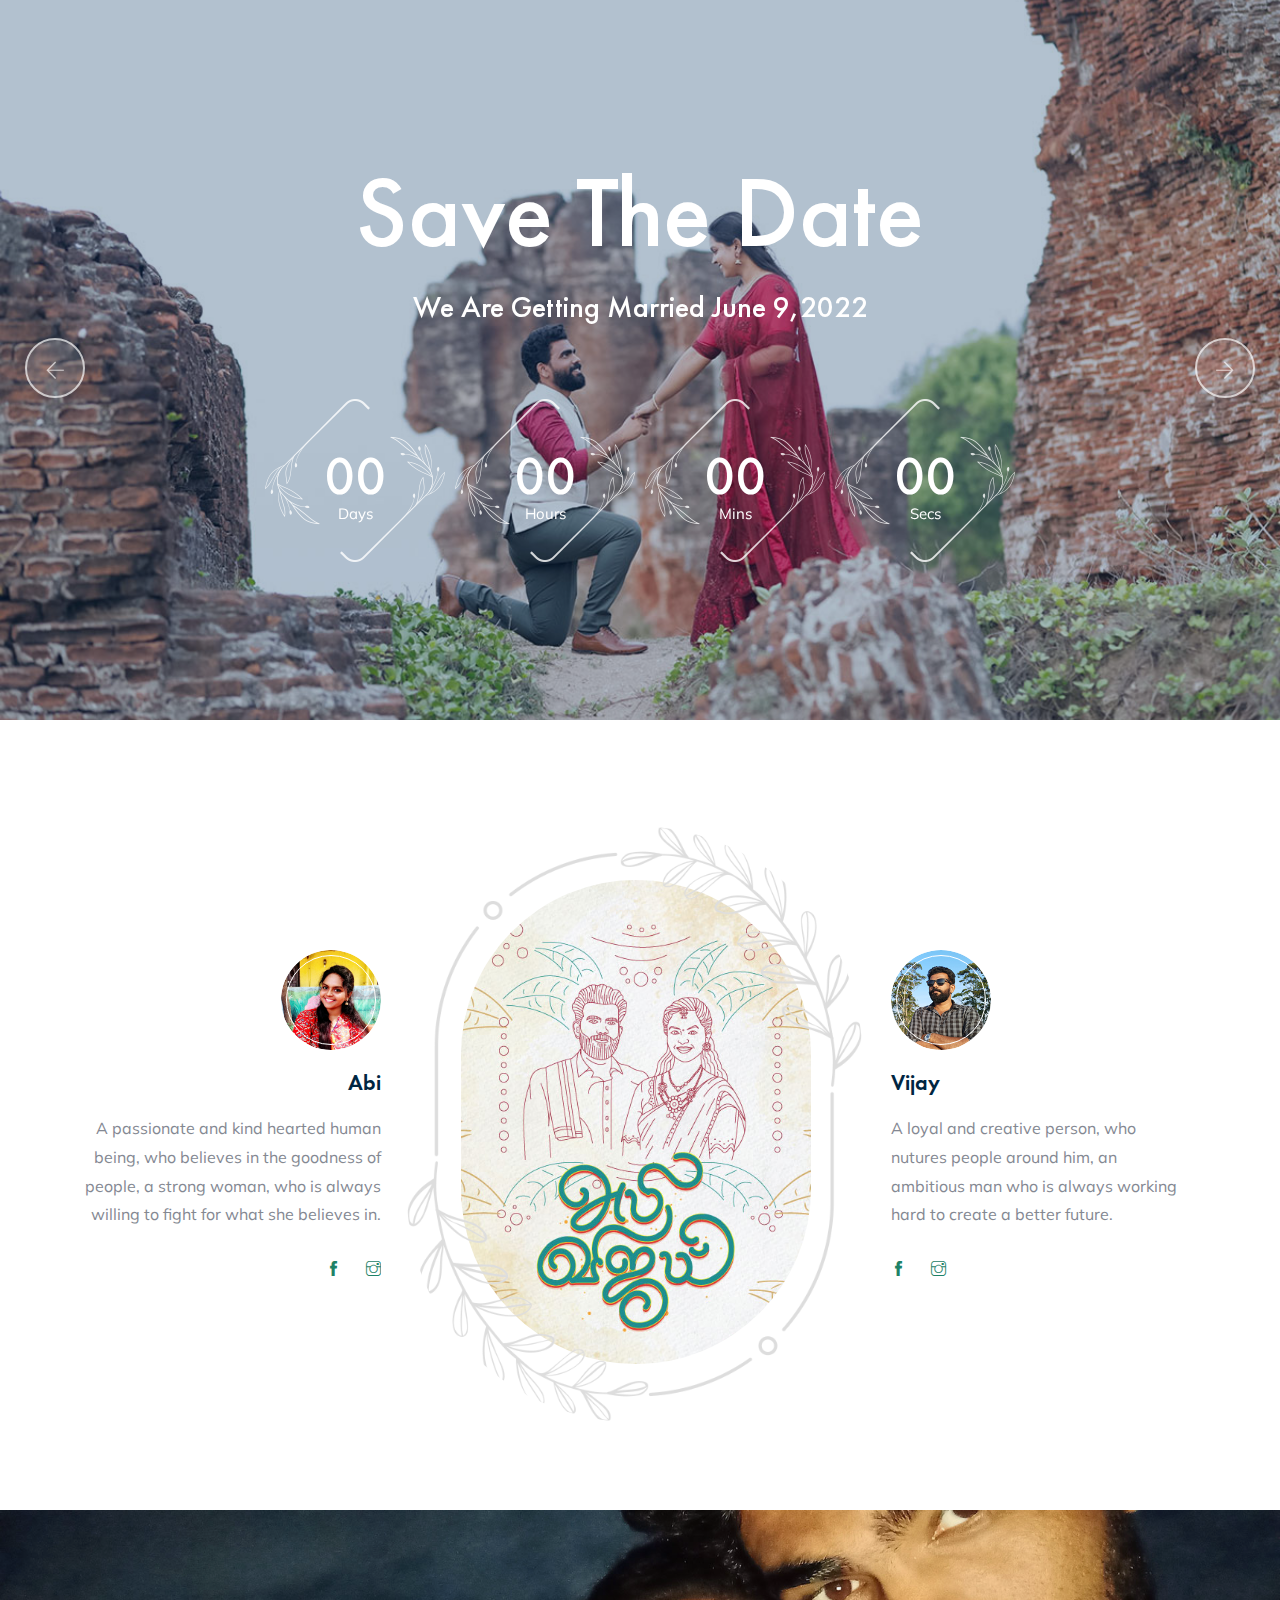
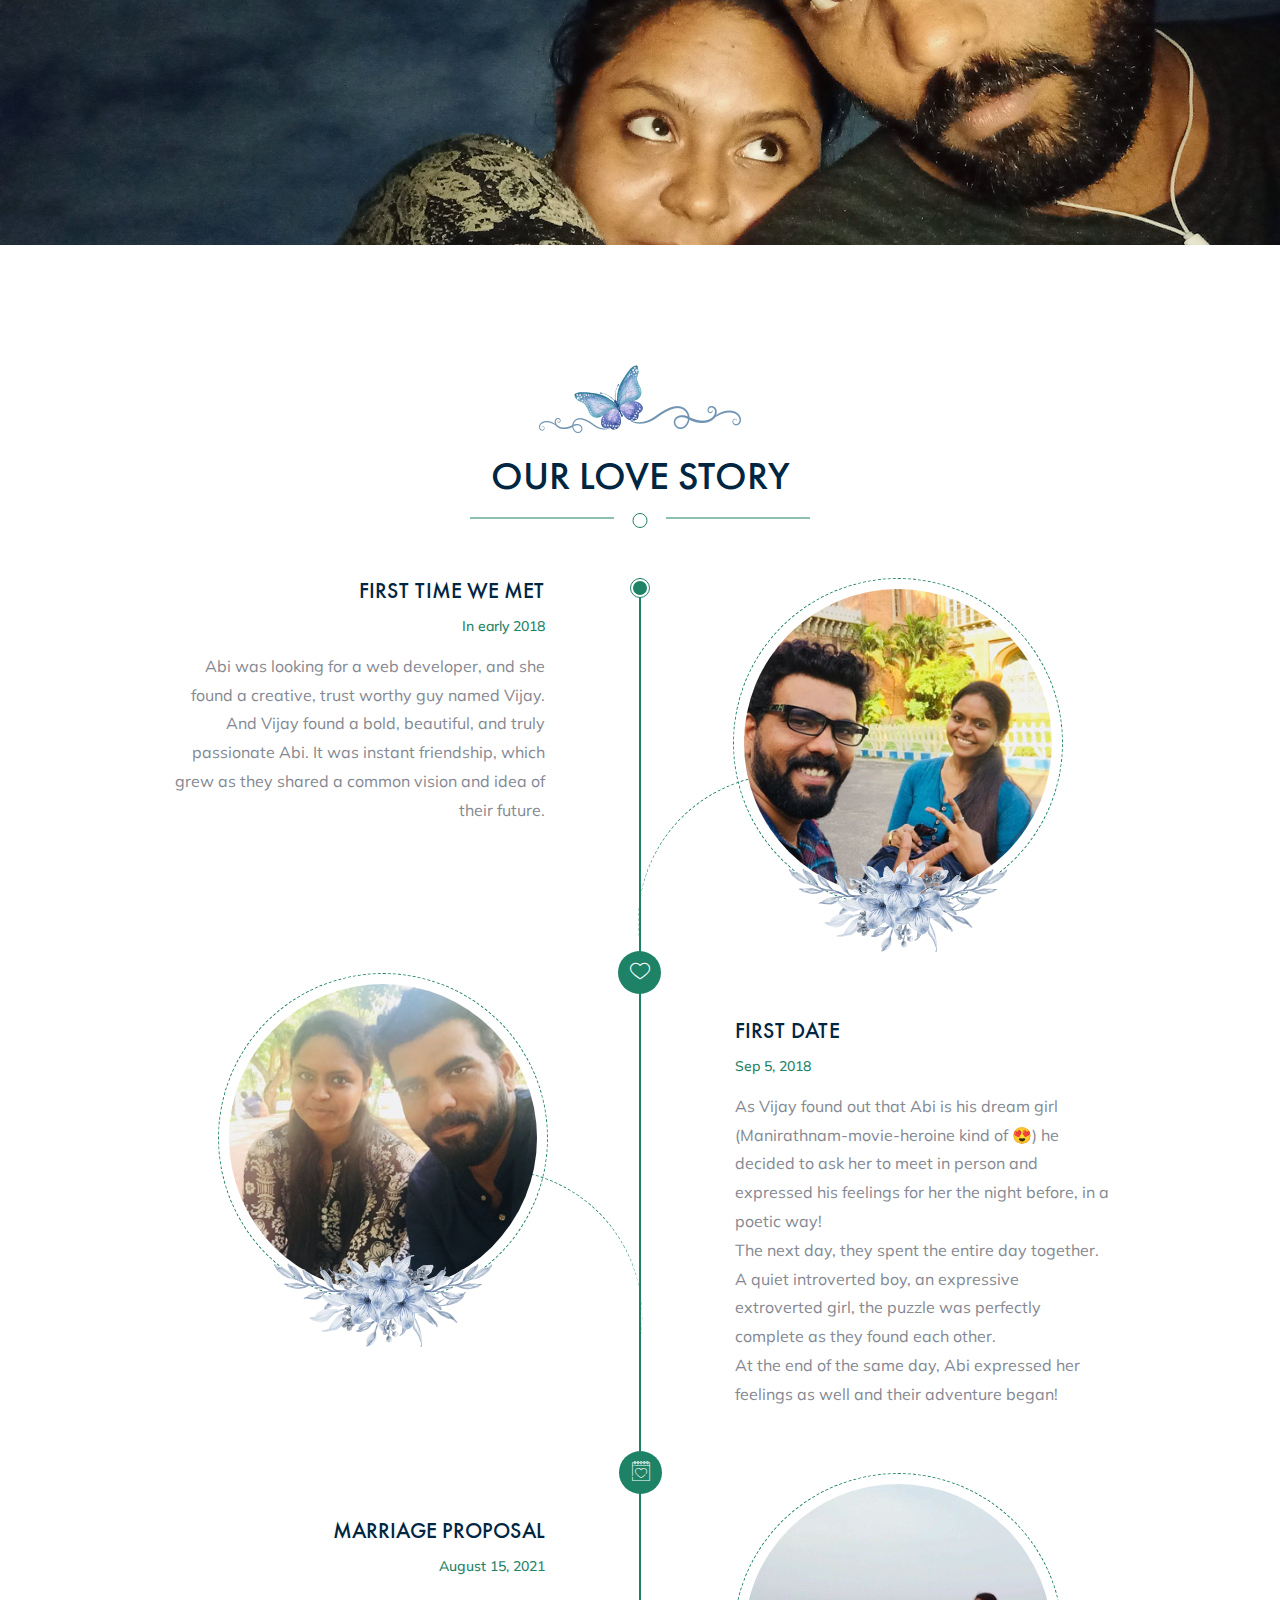
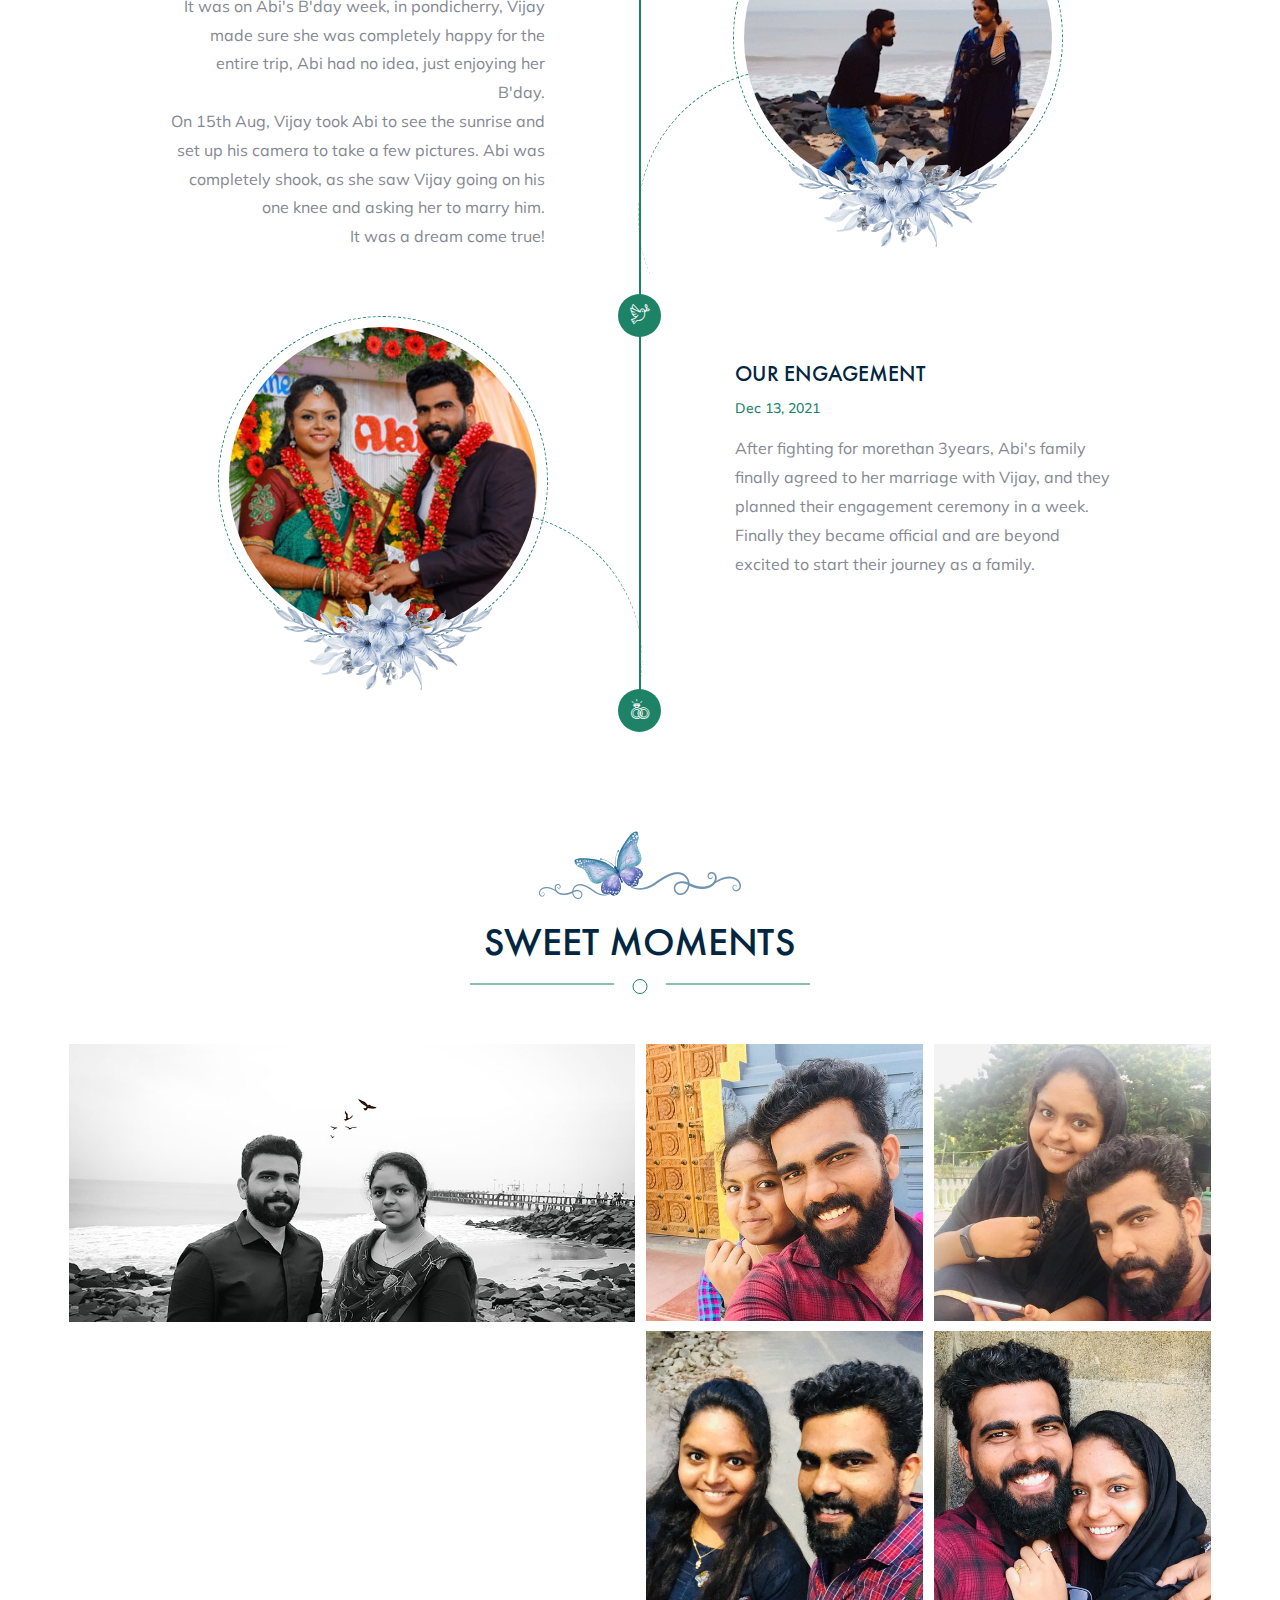
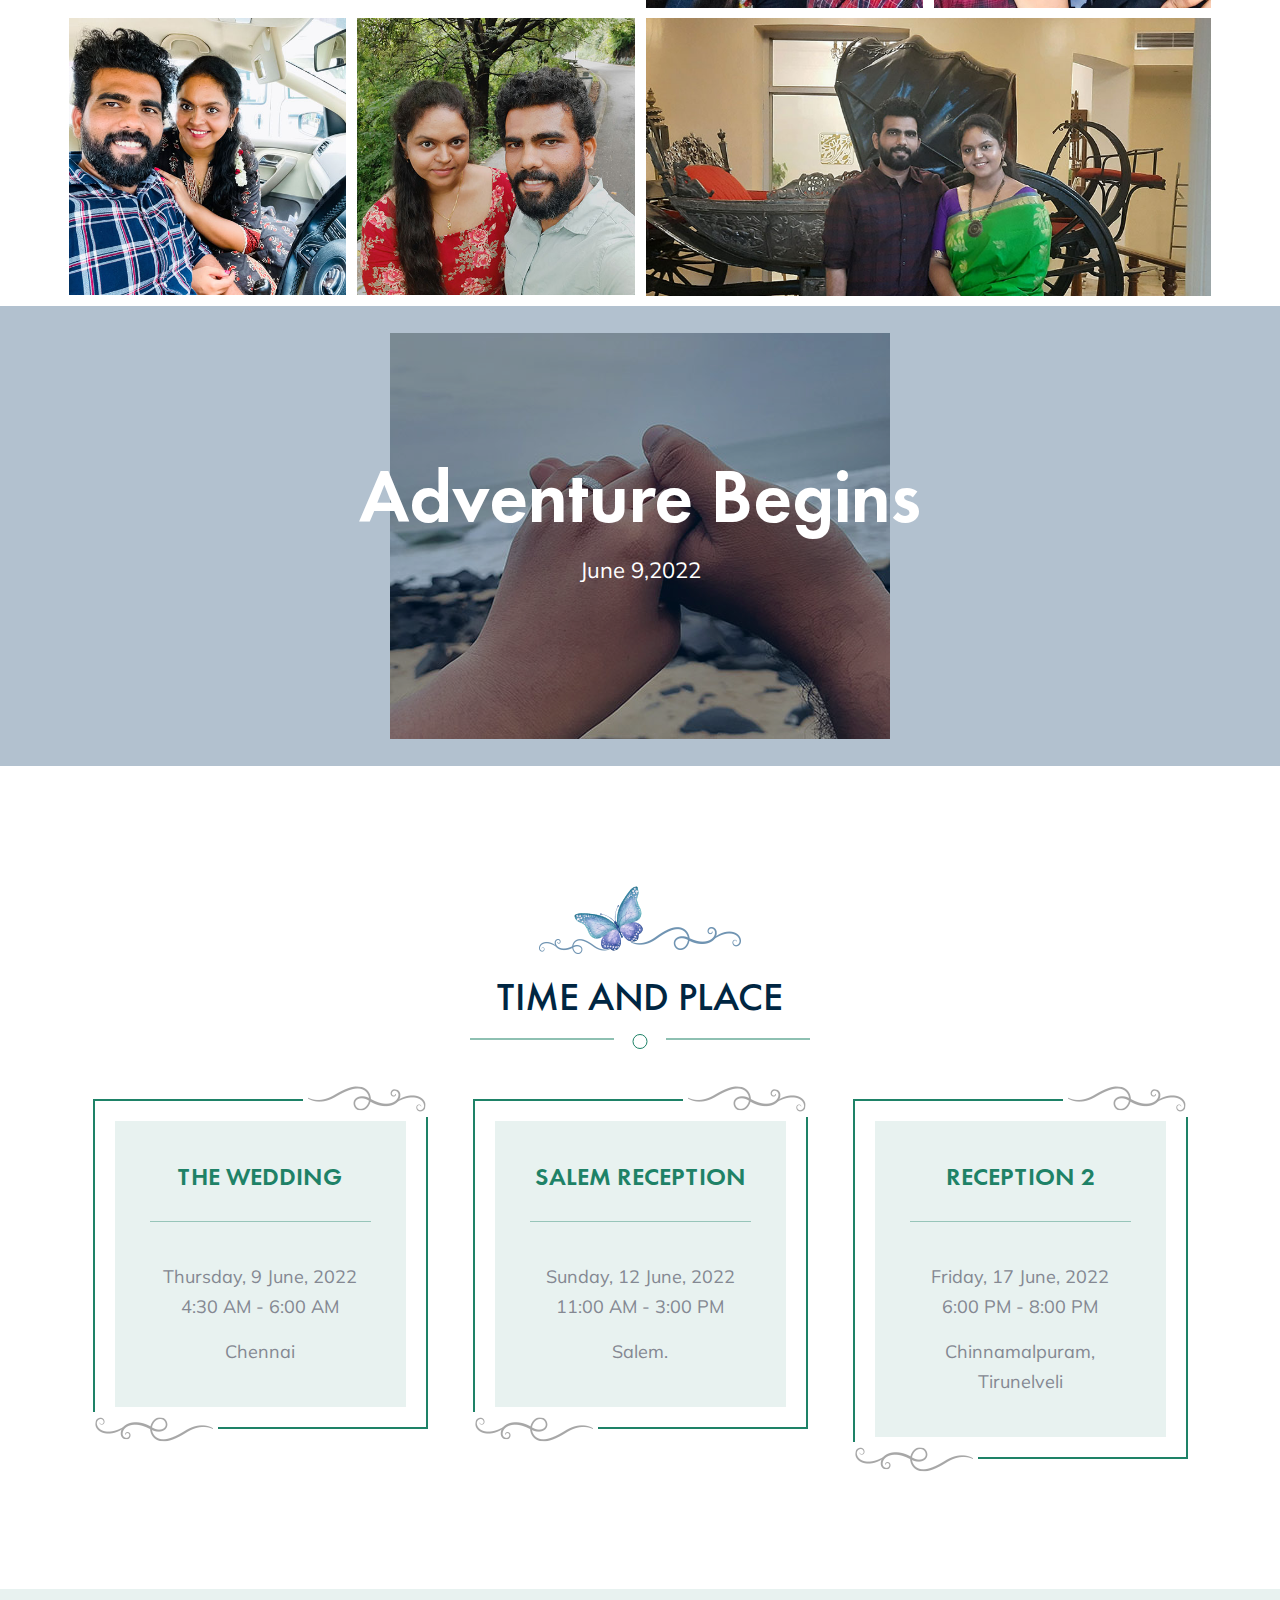
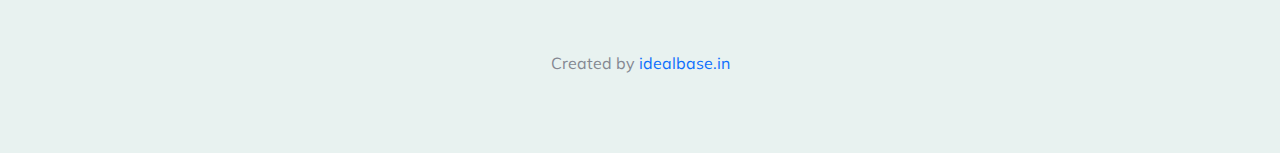
<file: index.html>
<!DOCTYPE html>
<html lang="en">

<head>
    <meta charset="utf-8">
    <meta http-equiv="X-UA-Compatible" content="IE=edge">
    <meta name="viewport" content="width=device-width, initial-scale=1">
    <meta name="author" content="wpOceans">
    <link rel="shortcut icon" type="image/png" href="assets/images/favicon.png">
    <title> Abi weds Vijay</title>
    <link href="assets/css/themify-icons.css" rel="stylesheet">
    <link href="assets/css/font-awesome.min.css" rel="stylesheet">
    <link href="assets/css/flaticon.css" rel="stylesheet">
    <link href="assets/css/bootstrap.min.css" rel="stylesheet">
    <link href="assets/css/magnific-popup.css" rel="stylesheet">
    <link href="assets/css/animate.css" rel="stylesheet">
    <link href="assets/css/owl.carousel.css" rel="stylesheet">
    <link href="assets/css/owl.theme.css" rel="stylesheet">
    <link href="assets/css/slick.css" rel="stylesheet">
    <link href="assets/css/slick-theme.css" rel="stylesheet">
    <link href="assets/css/swiper.min.css" rel="stylesheet">
    <link href="assets/css/nice-select.css" rel="stylesheet">
    <link href="assets/css/owl.transitions.css" rel="stylesheet">
    <link href="assets/css/jquery.fancybox.css" rel="stylesheet">
    <link href="assets/css/odometer-theme-default.css" rel="stylesheet">
    <link href="assets/css/style.css" rel="stylesheet">
</head>

<body>

    <!-- start page-wrapper -->
    <div class="page-wrapper">
        <!-- start preloader -->
        <div class="preloader">
            <div class="vertical-centered-box">
                <div class="content">
                    <div class="loader-circle"></div>
                    <div class="loader-line-mask">
                        <div class="loader-line"></div>
                    </div>
                    <img src="assets/images/favicon.png" alt="">
                </div>
            </div>
        </div>
        <!-- end preloader -->
        <!-- Start header -->
        <!-- <header id="header">
            <div class="wpo-site-header wpo-header-style-3">
                <nav class="navigation navbar navbar-expand-lg navbar-light">
                    <div class="container-fluid">
                        <div class="row align-items-center">
                            <div class="col-lg-3 col-md-3 col-3 d-lg-none dl-block">
                                <div class="mobail-menu">
                                    <button type="button" class="navbar-toggler open-btn">
                                        <span class="sr-only">Toggle navigation</span>
                                        <span class="icon-bar first-angle"></span>
                                        <span class="icon-bar middle-angle"></span>
                                        <span class="icon-bar last-angle"></span>
                                    </button>
                                </div>
                            </div>
                            <div class="col-lg-2 col-md-6 col-6">
                                <div class="navbar-header">
                                    <a class="navbar-brand" href="index.html"><img
                                            src="assets/images/abivijay/abivijay_2.png" alt=""></a>
                                </div>
                            </div>
                            <div class="col-lg-8 col-md-1 col-1">
                                <div id="navbar" class="collapse navbar-collapse navigation-holder">
                                    <button class="menu-close"><i class="ti-close"></i></button>
                                    <ul class="nav navbar-nav mb-2 mb-lg-0">
                                        <li>
                                            <a href="javascript:void(0)" class="home-btn">Home</a>

                                        </li>
                                        <li>
                                            <a href="#couple">Couple</a>
                                        </li>
                                        <li>
                                            <a href="#story">Story</a>
                                        </li>
                                        <li>
                                            <a href="#gallery">Gallery</a>
                                        </li>
                                        <li>
                                            <a href="#RSVP">RSVP</a>
                                        </li>
                                        <li>
                                            <a href="#event">Events</a>
                                        </li>
                                        <li class="menu-item-has-children">
                                            <a href="#">Blog</a>
                                            <ul class="sub-menu">
                                                <li><a href="blog.html">Blog right sidebar</a></li>
                                                <li><a href="blog-left-sidebar.html">Blog left sidebar</a></li>
                                                <li><a href="blog-fullwidth.html">Blog fullwidth</a></li>
                                                <li class="menu-item-has-children">
                                                    <a href="#">Blog details</a>
                                                    <ul class="sub-menu">
                                                        <li><a href="blog-single.html">Blog details right
                                                                sidebar</a>
                                                        </li>
                                                        <li><a href="blog-single-left-sidebar.html">Blog details
                                                                left
                                                                sidebar</a></li>
                                                        <li><a href="blog-single-fullwidth.html">Blog details
                                                                fullwidth</a></li>
                                                    </ul>
                                                </li>
                                            </ul>
                                        </li>
                                    </ul>

                                </div>
                            </div>

                        </div>
                    </div>
                </nav>
            </div>
        </header> -->
        <!-- end of header -->
        <!-- start of hero -->
        <section class="wpo-hero-slider wpo-hero-style-3">
            <div class="wedding-announcement">
                <div class="couple-text">
                    <h2 class="wow slideInUp" data-wow-duration="1s">Save The Date</h2>
                    <p class="wow slideInUp" data-wow-duration="1.8s">We Are Getting Married June 9,2022</p>
                    <!-- start wpo-wedding-date -->
                    <div class="wpo-wedding-date wow slideInUp" data-wow-duration="2.1s">
                        <div class="clock-grids">
                            <div id="clock"></div>
                        </div>
                    </div>
                    <!-- end wpo-wedding-date -->
                </div>
            </div>

            <div class="swiper-container">
                <div class="swiper-wrapper">
                    <div class="swiper-slide">
                        <div class="slide-inner slide-bg-image" data-background="assets/images/slider/slide-7.jpg">
                        </div> <!-- end slide-inner -->
                    </div> <!-- end swiper-slide -->

                    <div class="swiper-slide">
                        <div class="slide-inner slide-bg-image" data-background="assets/images/slider/slide-8.jpg">
                        </div>
                    </div>

                    <div class="swiper-slide">
                        <div class="slide-inner slide-bg-image" data-background="assets/images/slider/slide-9.jpg">
                        </div>
                    </div>
                </div>
                <!-- end swiper-wrapper -->

                <!-- swipper controls -->
                <div class="swiper-pagination"></div>
                <div class="next-prev-btn">
                    <div class="swiper-button-next"></div>
                    <div class="swiper-button-prev"></div>
                </div>
            </div>
        </section>
        <!-- end of hero slider -->
        <!-- start couple-section -->
        <section class="couple-section pt-160 section-padding" id="couple">
            <div class="container">
                <div class="row align-items-center">
                    <div class="col col-xs-12">
                        <div class="couple-area clearfix">
                            <div class="text-grid bride">
                                <div class="couple-img">
                                    <img src="assets/images/abivijay/abi.jpg" alt="">
                                </div>
                                <h3>Abi</h3>
                                <p>A passionate and kind hearted human being, who believes in the goodness of people, a
                                    strong woman, who is always willing to fight for what she believes in.</p>
                                <div class="social">
                                    <ul>
                                        <li><a href="https://www.facebook.com/abinaya1208" target="_blank"><i
                                                    class="ti-facebook"></i></a></li>
                                        <li><a href="https://www.instagram.com/abinaya_anandhan_/" target="_blank"><i
                                                    class="ti-instagram"></i></a></li>
                                    </ul>
                                </div>
                            </div>
                            <div class="middle-couple-pic">
                                <img src="assets/images/abivijay/website_caricature.jpg" alt="">
                                <div class="frame-img"><img src="assets/images/couple/shape.png" alt=""></div>
                            </div>
                            <div class="text-grid groom">
                                <div class="couple-img">
                                    <img src="assets/images/abivijay/vijay.jpg" alt="">
                                </div>
                                <h3>Vijay</h3>
                                <p>A loyal and creative person, who nutures people around him, an ambitious man who is
                                    always working hard to create a better future. </p>
                                <div class="social">
                                    <ul>
                                        <li><a href="https://www.facebook.com/vijaykumar.veldurai/" target="_blank"><i
                                                    class="ti-facebook"></i></a></li>
                                        <li><a href="https://www.instagram.com/vijay.veldurai/" target="_blank"><i
                                                    class="ti-instagram"></i></a></li>
                                    </ul>
                                </div>
                            </div>
                        </div>
                    </div>
                </div>
            </div> <!-- end container -->
        </section>
        <!-- end couple-section -->
        <!-- start wpo-video-section -->
        <section class="wpo-video-section-s2">
            <h2 class="hidden">some</h2>
            <div class="wpo-video-item">
                <div class="wpo-video-img">
                    <img src="assets/images/cta2.jpg" alt="">
                    <!-- <a href="https://www.youtube.com/embed/teLhLLlhfzc" class="video-btn" data-type="iframe"><i
                            class="fi flaticon-play"></i></a> -->
                </div>
            </div>
        </section>
        <!-- end wpo-video-section-->

        <!-- start story-section -->
        <section class="story-section section-padding" id="story">
            <div class="container">
                <div class="row">
                    <div class="wpo-section-title-s2">
                        <div class="section-title-simg">
                            <img src="assets/images/section-title2.png" alt="">
                        </div>
                        <h2>Our Love Story</h2>
                        <div class="section-title-img">
                            <div class="round-ball"></div>
                        </div>
                    </div>
                </div>

                <div class="row">
                    <div class="col col-xs-12">
                        <div class="story-timeline">
                            <div class="round-shape"></div>
                            <div class="row">
                                <div class="col col-lg-6 col-12">
                                    <div class="story-text right-align-text">
                                        <h3>First time we met</h3>
                                        <span class="date">In early 2018</span>
                                        <p>Abi was looking for a web developer, and she found a creative, trust worthy
                                            guy named Vijay. And Vijay found a bold, beautiful, and truly passionate
                                            Abi. It was instant friendship, which grew as they shared a common
                                            vision and idea of their future.</p>
                                    </div>
                                </div>
                                <div class="col col-lg-6 col-12">
                                    <div class="img-holder">
                                        <img src="assets/images/abivijay/first-met.jpg" alt class="img img-responsive">
                                        <div class="story-shape-img">
                                            <img src="assets/images/story/shape.png" alt="">
                                        </div>
                                    </div>
                                </div>
                            </div>
                            <div class="row">
                                <div class="col col-lg-6 col-12">
                                    <div class="img-holder right-align-text left-site">
                                        <img src="assets/images/abivijay/first-date.jpg" alt class="img img-responsive">
                                        <div class="story-shape-img">
                                            <img src="assets/images/story/shape.png" alt="">
                                        </div>
                                    </div>
                                </div>
                                <div class="col col-lg-6 col-12 text-holder">
                                    <span class="heart">
                                        <i class="fi flaticon-heart"></i>
                                    </span>
                                    <div class="story-text">
                                        <h3>First Date</h3>
                                        <span class="date">Sep 5, 2018</span>
                                        <p>
                                            As Vijay found out that Abi is his dream girl (Manirathnam-movie-heroine
                                            kind of 😍)
                                            he decided to ask her to meet in person and expressed his feelings for her
                                            the night before, in a poetic way!
                                            <br />
                                            The next day, they spent the entire day together.
                                            <br />
                                            A quiet introverted boy, an expressive extroverted girl, the puzzle was
                                            perfectly complete as they found each other.
                                            <br />
                                            At the end of the same day, Abi expressed her feelings as well and their
                                            adventure began!
                                        </p>
                                    </div>
                                </div>
                            </div>
                            <div class="row">
                                <div class="col col-lg-6 col-12 text-holder right-heart">
                                    <span class="heart">
                                        <i class="fi flaticon-calendar"></i>
                                    </span>
                                    <div class="story-text right-align-text">
                                        <h3>Marriage Proposal</h3>
                                        <span class="date">August 15, 2021</span>
                                        <p>It was on Abi's B'day week, in pondicherry, Vijay made sure she was
                                            completely happy for the entire trip, Abi had no idea, just enjoying her
                                            B'day.
                                            <br />
                                            On 15th Aug, Vijay took Abi to see the sunrise and set up his camera to take
                                            a few pictures. Abi was completely shook, as she saw Vijay going on his one
                                            knee and asking her to marry him.
                                            <br />
                                            It was a dream come true!
                                        </p>
                                    </div>
                                </div>
                                <div class="col col-lg-6 col-12">
                                    <div class="img-holder right-align-text">
                                        <img src="assets/images/abivijay/propose_2.gif" alt class="img img-responsive">
                                        <div class="story-shape-img">
                                            <img src="assets/images/story/shape.png" alt="">
                                        </div>
                                    </div>
                                </div>
                            </div>
                            <div class="row">
                                <div class="col col-lg-6 col-12">
                                    <div class="img-holder video-holder left-site">
                                        <img src="assets/images/abivijay/engagement.jpg" alt class="img img-responsive">
                                        <div class="story-shape-img">
                                            <img src="assets/images/story/shape.png" alt="">
                                        </div>
                                    </div>
                                </div>
                                <div class="col col-lg-6 col-12 text-holder">
                                    <span class="heart">
                                        <i class="fi flaticon-dove"></i>
                                    </span>
                                    <div class="story-text">
                                        <h3>Our Engagement</h3>
                                        <span class="date">Dec 13, 2021</span>
                                        <p>After fighting for morethan 3years, Abi's family finally agreed to her
                                            marriage with Vijay, and they planned their engagement ceremony in a week.
                                            Finally they became official and are beyond excited to start their journey
                                            as a family.</p>
                                    </div>
                                </div>
                            </div>
                            <div class="row">
                                <div class="col offset-lg-6 col-lg-6 col-12 text-holder">
                                    <span class="heart">
                                        <i class="fi flaticon-wedding-rings"></i>
                                    </span>
                                </div>
                            </div>
                        </div>
                    </div>
                </div> <!-- end row -->
            </div> <!-- end container -->
        </section>
        <!-- end story-section -->

        <!-- start wpo-portfolio-section -->
        <section class="wpo-portfolio-section-s2 section-padding" id="gallery">
            <div class="container-fluid">
                <div class="row">
                    <div class="wpo-section-title-s2">
                        <div class="section-title-simg">
                            <img src="assets/images/section-title2.png" alt="">
                        </div>
                        <h2>Sweet Moments</h2>
                        <div class="section-title-img">
                            <div class="round-ball"></div>
                        </div>
                    </div>
                </div>
                <div class="sortable-gallery">
                    <div class="row">
                        <div class="col-lg-12">
                            <div class="portfolio-grids gallery-container clearfix">
                                <div class="grid">
                                    <div class="img-holder">
                                        <a href="assets/images/abivijay/moment/7.jpg" class="fancybox"
                                            data-fancybox-group="gall-1">
                                            <img src="assets/images/abivijay/moment/7.jpg" alt
                                                class="img img-responsive">
                                            <div class="hover-content">
                                                <i class="ti-plus"></i>
                                            </div>
                                        </a>
                                    </div>
                                </div>
                                <div class="grid">
                                    <div class="img-holder">
                                        <a href="assets/images/abivijay/moment/1.jpg" class="fancybox"
                                            data-fancybox-group="gall-1">
                                            <img src="assets/images/abivijay/moment/1.jpg" alt
                                                class="img img-responsive">
                                            <div class="hover-content">
                                                <i class="ti-plus"></i>
                                            </div>
                                        </a>
                                    </div>
                                </div>
                                <div class="grid">
                                    <div class="img-holder">
                                        <a href="assets/images/abivijay/moment/2.jpg" class="fancybox"
                                            data-fancybox-group="gall-1">
                                            <img src="assets/images/abivijay/moment/2.jpg" alt
                                                class="img img-responsive">
                                            <div class="hover-content">
                                                <i class="ti-plus"></i>
                                            </div>
                                        </a>
                                    </div>
                                </div>
                                <div class="grid">
                                    <div class="img-holder">
                                        <a href="assets/images/abivijay/moment/3.jpg" class="fancybox"
                                            data-fancybox-group="gall-1">
                                            <img src="assets/images/abivijay/moment/3.jpg" alt
                                                class="img img-responsive">
                                            <div class="hover-content">
                                                <i class="ti-plus"></i>
                                            </div>
                                        </a>
                                    </div>
                                </div>
                                <div class="grid">
                                    <div class="img-holder">
                                        <a href="assets/images/abivijay/moment/4.jpg" class="fancybox"
                                            data-fancybox-group="gall-1">
                                            <img src="assets/images/abivijay/moment/4.jpg" alt
                                                class="img img-responsive">
                                            <div class="hover-content">
                                                <i class="ti-plus"></i>
                                            </div>
                                        </a>
                                    </div>
                                </div>
                                <div class="grid">
                                    <div class="img-holder">
                                        <a href="assets/images/abivijay/moment/5.jpg" class="fancybox"
                                            data-fancybox-group="gall-1">
                                            <img src="assets/images/abivijay/moment/5.jpg" alt
                                                class="img img-responsive">
                                            <div class="hover-content">
                                                <i class="ti-plus"></i>
                                            </div>
                                        </a>
                                    </div>
                                </div>
                                <div class="grid">
                                    <div class="img-holder">
                                        <a href="assets/images/abivijay/moment/6.jpg" class="fancybox"
                                            data-fancybox-group="gall-1">
                                            <img src="assets/images/abivijay/moment/6.jpg" alt
                                                class="img img-responsive">
                                            <div class="hover-content">
                                                <i class="ti-plus"></i>
                                            </div>
                                        </a>
                                    </div>
                                </div>
                                <div class="grid">
                                    <div class="img-holder">
                                        <a href="assets/images/abivijay/moment/8.jpg" class="fancybox"
                                            data-fancybox-group="gall-1">
                                            <img src="assets/images/abivijay/moment/8.jpg" alt
                                                class="img img-responsive">
                                            <div class="hover-content">
                                                <i class="ti-plus"></i>
                                            </div>
                                        </a>
                                    </div>
                                </div>
                            </div>
                        </div>
                    </div>
                </div>

            </div> <!-- end container -->
        </section>
        <!-- end wpo-portfolio-section -->

        <!-- start of wpo-contact-section -->
        <!-- <section class="wpo-contact-section section-padding" id="RSVP">
            <div class="container">
                <div class="wpo-contact-section-wrapper">
                    <div class="wpo-contact-form-area">
                        <div class="wpo-section-title-s2">
                            <div class="section-title-simg">
                                <img src="assets/images/section-title2.png" alt="">
                            </div>
                            <h2>WILL YOU ATTEND?</h2>
                            <div class="section-title-img">
                                <div class="round-ball"></div>
                            </div>
                        </div>
                        <form method="post" class="contact-validation-active" id="contact-form-main">
                            <div>
                                <input type="text" class="form-control" name="name" id="name" placeholder="Name">
                            </div>
                            <div>
                                <input type="email" class="form-control" name="email" id="email" placeholder="Email">
                            </div>
                            <div>
                                <input type="text" class="form-control" name="adress" id="adress" placeholder="Adress">
                            </div>
                            <div>
                                <select name="service" class="form-control">
                                    <option disabled="disabled" selected>Services</option>
                                    <option>Photography</option>
                                    <option>The Rehearsal Dinner</option>
                                    <option>The Afterparty</option>
                                    <option>Videographers</option>
                                    <option>Perfect Cake</option>
                                    <option>All Of The Above</option>
                                </select>
                            </div>
                            <div>
                                <select name="guest" class="form-control">
                                    <option disabled="disabled" selected>Number Of Guests</option>
                                    <option>01</option>
                                    <option>02</option>
                                    <option>03</option>
                                    <option>04</option>
                                    <option>05</option>
                                </select>
                            </div>
                            <div>
                                <select name="meal" class="form-control last">
                                    <option disabled="disabled" selected>Meal Preferences</option>
                                    <option>Chicken Soup</option>
                                    <option>Motton Kabab</option>
                                    <option>Chicken BBQ</option>
                                    <option>Mix Salad</option>
                                    <option>Beef Ribs </option>
                                </select>
                            </div>
                            <div class="submit-area">
                                <button type="submit" class="theme-btn-s3">Send An Inquiry</button>
                                <div id="c-loader">
                                    <i class="ti-reload"></i>
                                </div>
                            </div>
                            <div class="clearfix error-handling-messages">
                                <div id="success">Thank you</div>
                                <div id="error"> Error occurred while sending email. Please try again later.
                                </div>
                            </div>
                        </form>
                        <div class="border-style"></div>
                    </div>
                    <div class="vector-1">
                        <img src="assets/images/contact/1.png" alt="">
                    </div>
                    <div class="vector-2">
                        <img src="assets/images/contact/2.png" alt="">
                    </div>
                </div>
            </div>
        </section> -->
        <!-- end of wpo-contact-section -->


        <!-- start wpo-cta-section -->

        <div class="wpo-cta-section-s3">
            <div class="conatiner-fluid">
                <div class="wpo-cta-item">
                    <h2>Adventure Begins</h2>
                    <p>June 9,2022</p>
                    <!-- <a class="theme-btn-s2" href="contact.html">View Details</a> -->
                    <!-- <a class="theme-btn-s2" href="#">View Details</a> -->
                </div>
            </div>
        </div>

        <!-- end wpo-cta-section -->

        <!-- start wpo-event-section -->
        <section class="wpo-event-section section-padding" id="event">
            <div class="container">
                <div class="row">
                    <div class="wpo-section-title-s2">
                        <div class="section-title-simg">
                            <img src="assets/images/section-title2.png" alt="">
                        </div>
                        <h2>TIME AND PLACE</h2>
                        <div class="section-title-img">
                            <div class="round-ball"></div>
                        </div>
                    </div>
                </div>
                <div class="wpo-event-wrap">
                    <div class="row">
                        <div class="col col-lg-4 col-md-6 col-12">
                            <div class="wpo-event-item">
                                <div class="wpo-event-text">
                                    <h2>The Wedding</h2>
                                    <ul>
                                        <li>Thursday, 9 June, 2022 <br />
                                            4:30 AM - 6:00 AM</li>
                                        <li>Chennai</li>
                                        <!-- <li>Phone : +91 73582 30043</li> -->

                                        <!--  <li> <a class="popup-gmaps"
                                                href="https://www.google.com/maps/embed?pb=!1m18!1m12!1m3!1d25211.21212385712!2d144.95275648773628!3d-37.82748510398018!2m3!1f0!2f0!3f0!3m2!1i1024!2i768!4f13.1!3m3!1m2!1s0x6ad642af0f11fd81%3A0x5045675218ce7e0!2zTWVsYm91cm5lIFZJQyAzMDA0LCDgpoXgprjgp43gpp_gp43gprDgp4fgprLgpr_gpq_gprzgpr4!5e0!3m2!1sbn!2sbd!4v1503742051881">See
                                                Location</a></li> -->
                                    </ul>
                                </div>
                                <div class="event-shape-1">
                                    <img src="assets/images/event-shape-1.png" alt="">
                                </div>
                                <div class="event-shape-2">
                                    <img src="assets/images/event-shape-2.png" alt="">
                                </div>
                            </div>
                        </div>
                        <div class="col col-lg-4 col-md-6 col-12">
                            <div class="wpo-event-item">
                                <div class="wpo-event-text">
                                    <h2>Salem Reception</h2>
                                    <ul>
                                        <li>Sunday, 12 June, 2022 <br />
                                            11:00 AM - 3:00 PM</li>
                                        <li>Salem.</li>
                                        <!-- <li>Phone : +91 9442184283, <br /> +91 9489850799</li> -->


                                        <!-- <li> <a class="popup-gmaps"
                                                href="https://www.google.com/maps/embed?pb=!1m18!1m12!1m3!1d25211.21212385712!2d144.95275648773628!3d-37.82748510398018!2m3!1f0!2f0!3f0!3m2!1i1024!2i768!4f13.1!3m3!1m2!1s0x6ad642af0f11fd81%3A0x5045675218ce7e0!2zTWVsYm91cm5lIFZJQyAzMDA0LCDgpoXgprjgp43gpp_gp43gprDgp4fgprLgpr_gpq_gprzgpr4!5e0!3m2!1sbn!2sbd!4v1503742051881">See
                                                Location</a></li> -->
                                    </ul>
                                </div>
                                <div class="event-shape-1">
                                    <img src="assets/images/event-shape-1.png" alt="">
                                </div>
                                <div class="event-shape-2">
                                    <img src="assets/images/event-shape-2.png" alt="">
                                </div>
                            </div>
                        </div>
                        <div class="col col-lg-4 col-md-6 col-12">
                            <div class="wpo-event-item">
                                <div class="wpo-event-text">
                                    <h2>Reception 2</h2>
                                    <ul>
                                        <li>Friday, 17 June, 2022 <br />
                                            6:00 PM - 8:00 PM</li>
                                        <li>Chinnamalpuram, Tirunelveli</li>
                                        <!-- <li>Phone : +91 7358230043</li> -->

                                        <!-- <li> <a class="popup-gmaps"
                                                href="https://www.google.com/maps/embed?pb=!1m18!1m12!1m3!1d25211.21212385712!2d144.95275648773628!3d-37.82748510398018!2m3!1f0!2f0!3f0!3m2!1i1024!2i768!4f13.1!3m3!1m2!1s0x6ad642af0f11fd81%3A0x5045675218ce7e0!2zTWVsYm91cm5lIFZJQyAzMDA0LCDgpoXgprjgp43gpp_gp43gprDgp4fgprLgpr_gpq_gprzgpr4!5e0!3m2!1sbn!2sbd!4v1503742051881">See
                                                Location</a></li> -->
                                    </ul>
                                </div>
                                <div class="event-shape-1">
                                    <img src="assets/images/event-shape-1.png" alt="">
                                </div>
                                <div class="event-shape-2">
                                    <img src="assets/images/event-shape-2.png" alt="">
                                </div>
                            </div>
                        </div>
                    </div>
                </div>

            </div> <!-- end container -->
        </section>
        <!-- end wpo-event-section -->
        <!-- start wpo-partners-section -->
        <section class="wpo-partners-section-s3">
            <h2 class="hidden">Partners</h2>
            <div class="container">
                <div class="row">
                    <div class="col col-xs-12">
                        <p style="text-align: center;">Created by <a href="https://idealbase.in/"
                                target="_blank">idealbase.in</a></p>
                        <!-- <div class="partner-grids partners-slider owl-carousel">
                            <div class="grid">
                                <img src="assets/images/partners/1.png" alt>
                            </div>
                            <div class="grid">
                                <img src="assets/images/partners/2.png" alt>
                            </div>
                            <div class="grid">
                                <img src="assets/images/partners/3.png" alt>
                            </div>
                            <div class="grid">
                                <img src="assets/images/partners/4.png" alt>
                            </div>
                            <div class="grid">
                                <img src="assets/images/partners/5.png" alt>
                            </div>
                        </div> -->
                    </div>
                </div>
            </div> <!-- end container -->
        </section>
        <!-- end wpo-partners-section-->

        <!-- start wpo-blog-section -->

        <!-- end wpo-blog-section -->

        <!-- start of wpo-site-footer-section -->
        <!--  <footer class="wpo-site-footer">
            <div class="wpo-upper-footer">
                <div class="container-fluid">
                    <div class="row">
                        <div class="col col-xl-3 col-lg-4 col-md-6 col-sm-12 col-12">
                            <div class="widget about-widget">
                                <div class="logo widget-title">
                                    <img src="assets/images/logo.png" alt="blog">
                                </div>
                                <p>Welcome and open yourself to your truest love this year with us! With the Release
                                    Process</p>
                                <ul>
                                    <li>
                                        <a href="#">
                                            <i class="ti-facebook"></i>
                                        </a>
                                    </li>
                                    <li>
                                        <a href="#">
                                            <i class="ti-twitter-alt"></i>
                                        </a>
                                    </li>
                                    <li>
                                        <a href="#">
                                            <i class="ti-instagram"></i>
                                        </a>
                                    </li>
                                    <li>
                                        <a href="#">
                                            <i class="ti-google"></i>
                                        </a>
                                    </li>
                                </ul>
                            </div>
                        </div>
                        <div class="col col-xl-3  col-lg-4 col-md-6 col-sm-12 col-12">
                            <div class="widget link-widget">
                                <div class="widget-title">
                                    <h3>Information</h3>
                                </div>
                                <ul>
                                    <li><a href="about.html">About Us</a></li>
                                    <li><a href="portfolio.html">Portfolio</a></li>
                                    <li><a href="blog.html">Latest News</a></li>
                                    <li><a href="contact.html">Contact us</a></li>
                                    <li><a href="service.html">Our Services</a></li>
                                </ul>
                            </div>
                        </div>
                        <div class="col col-xl-3  col-lg-4 col-md-6 col-sm-12 col-12">
                            <div class="widget wpo-service-link-widget">
                                <div class="widget-title">
                                    <h3>Contact </h3>
                                </div>
                                <div class="contact-ft">
                                    <p>Would you have any enquiries.Please feel free to contuct us</p>
                                    <ul>
                                        <li><i class="fi flaticon-email"></i>loveme@gmail.com</li>
                                        <li><i class="fi flaticon-phone-call"></i>+888 (123) 869523</li>
                                        <li><i class="fi flaticon-maps-and-flags"></i>New York – 1075 Firs Avenue
                                        </li>
                                    </ul>
                                </div>
                            </div>
                        </div>

                        <div class="col col-xl-3  col-lg-4 col-md-6 col-sm-12 col-12">
                            <div class="widget instagram">
                                <div class="widget-title">
                                    <h3>Instagram</h3>
                                </div>
                                <ul class="d-flex">
                                    <li><a href="portfolio-single.html"><img src="assets/images/instragram/1.jpg"
                                                alt=""></a></li>
                                    <li><a href="portfolio-single.html"><img src="assets/images/instragram/2.jpg"
                                                alt=""></a></li>
                                    <li><a href="portfolio-single.html"><img src="assets/images/instragram/3.jpg"
                                                alt=""></a></li>
                                    <li><a href="portfolio-single.html"><img src="assets/images/instragram/4.jpg"
                                                alt=""></a></li>
                                    <li><a href="portfolio-single.html"><img src="assets/images/instragram/5.jpg"
                                                alt=""></a></li>
                                    <li><a href="portfolio-single.html"><img src="assets/images/instragram/6.jpg"
                                                alt=""></a></li>
                                </ul>
                            </div>
                        </div>
                    </div>
                </div> 
            </div>
            <div class="wpo-lower-footer">
                <div class="container">
                    <div class="row">
                        <div class="col col-xs-12">
                            <p class="copyright"> &copy; 2021 Loveme Template. Design By <a
                                    href="index.html">wpOceans</a>. All Rights Reserved.</p>
                        </div>
                    </div>
                </div>
            </div>
        </footer> -->
        <!-- end of wpo-site-footer-section -->

        <!-- color-switcher -->
        <!-- <div class="color-switcher-wrap">
            <div class="color-switcher-item">
                <div class="color-toggle-btn">
                    <i class="fa fa-cog"></i>
                </div>
                <ul id="switcher">
                    <li class="btn btn1" id="Button1"></li>
                    <li class="btn btn2" id="Button2"></li>
                    <li class="btn btn3" id="Button3"></li>
                    <li class="btn btn4" id="Button4"></li>
                    <li class="btn btn5" id="Button5"></li>
                    <li class="btn btn6" id="Button6"></li>
                    <li class="btn btn7" id="Button7"></li>
                    <li class="btn btn8" id="Button8"></li>
                    <li class="btn btn9" id="Button9"></li>
                    <li class="btn btn10" id="Button10"></li>
                    <li class="btn btn11" id="Button11"></li>
                    <li class="btn btn12" id="Button12"></li>
                </ul>
            </div>
        </div> -->

    </div>
    <!-- end of page-wrapper -->

    <!-- All JavaScript files
    ================================================== -->
    <script src="assets/js/jquery.min.js"></script>
    <script src="assets/js/bootstrap.bundle.min.js"></script>
    <!-- Plugins for this template -->
    <script src="assets/js/modernizr.custom.js"></script>
    <script src="assets/js/jquery.dlmenu.js"></script>
    <script src="assets/js/jquery-plugin-collection.js"></script>
    <!-- Custom script for this template -->
    <script src="assets/js/script.js"></script>
</body>

</html>
</file>
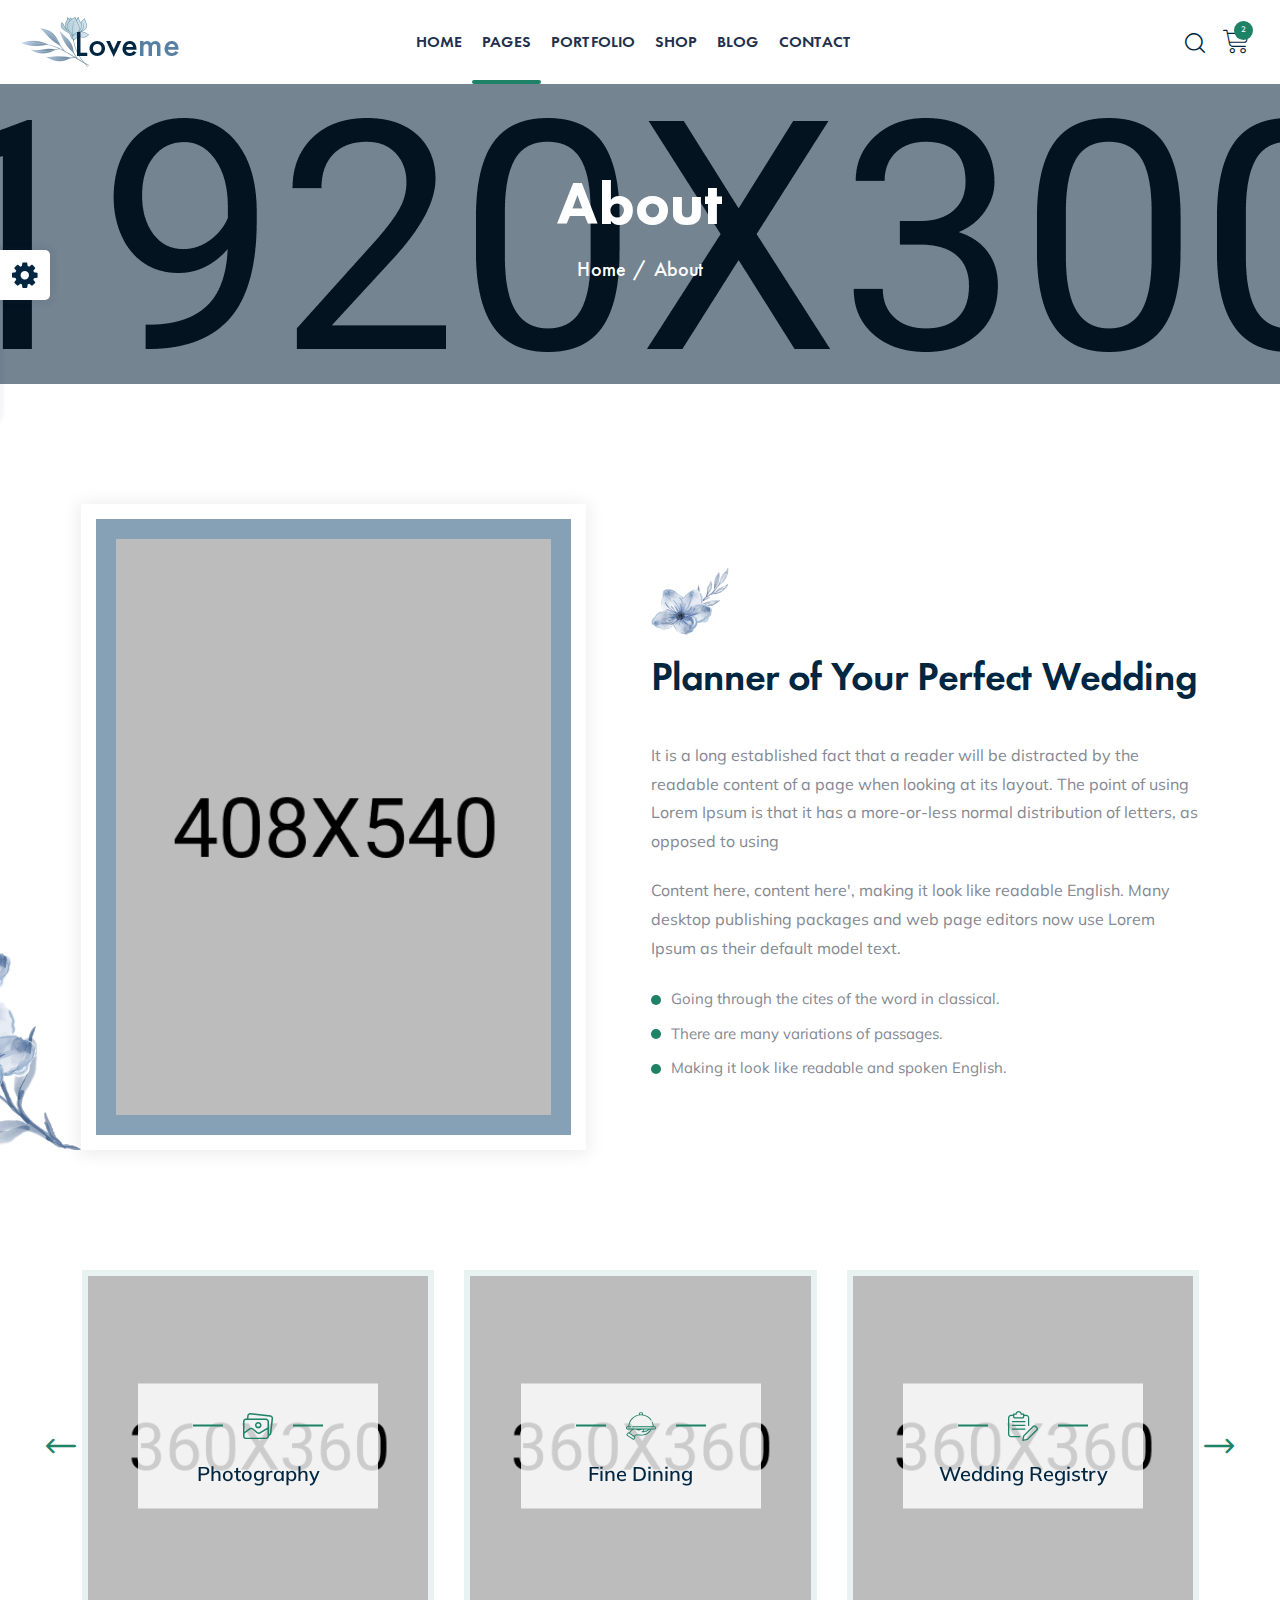
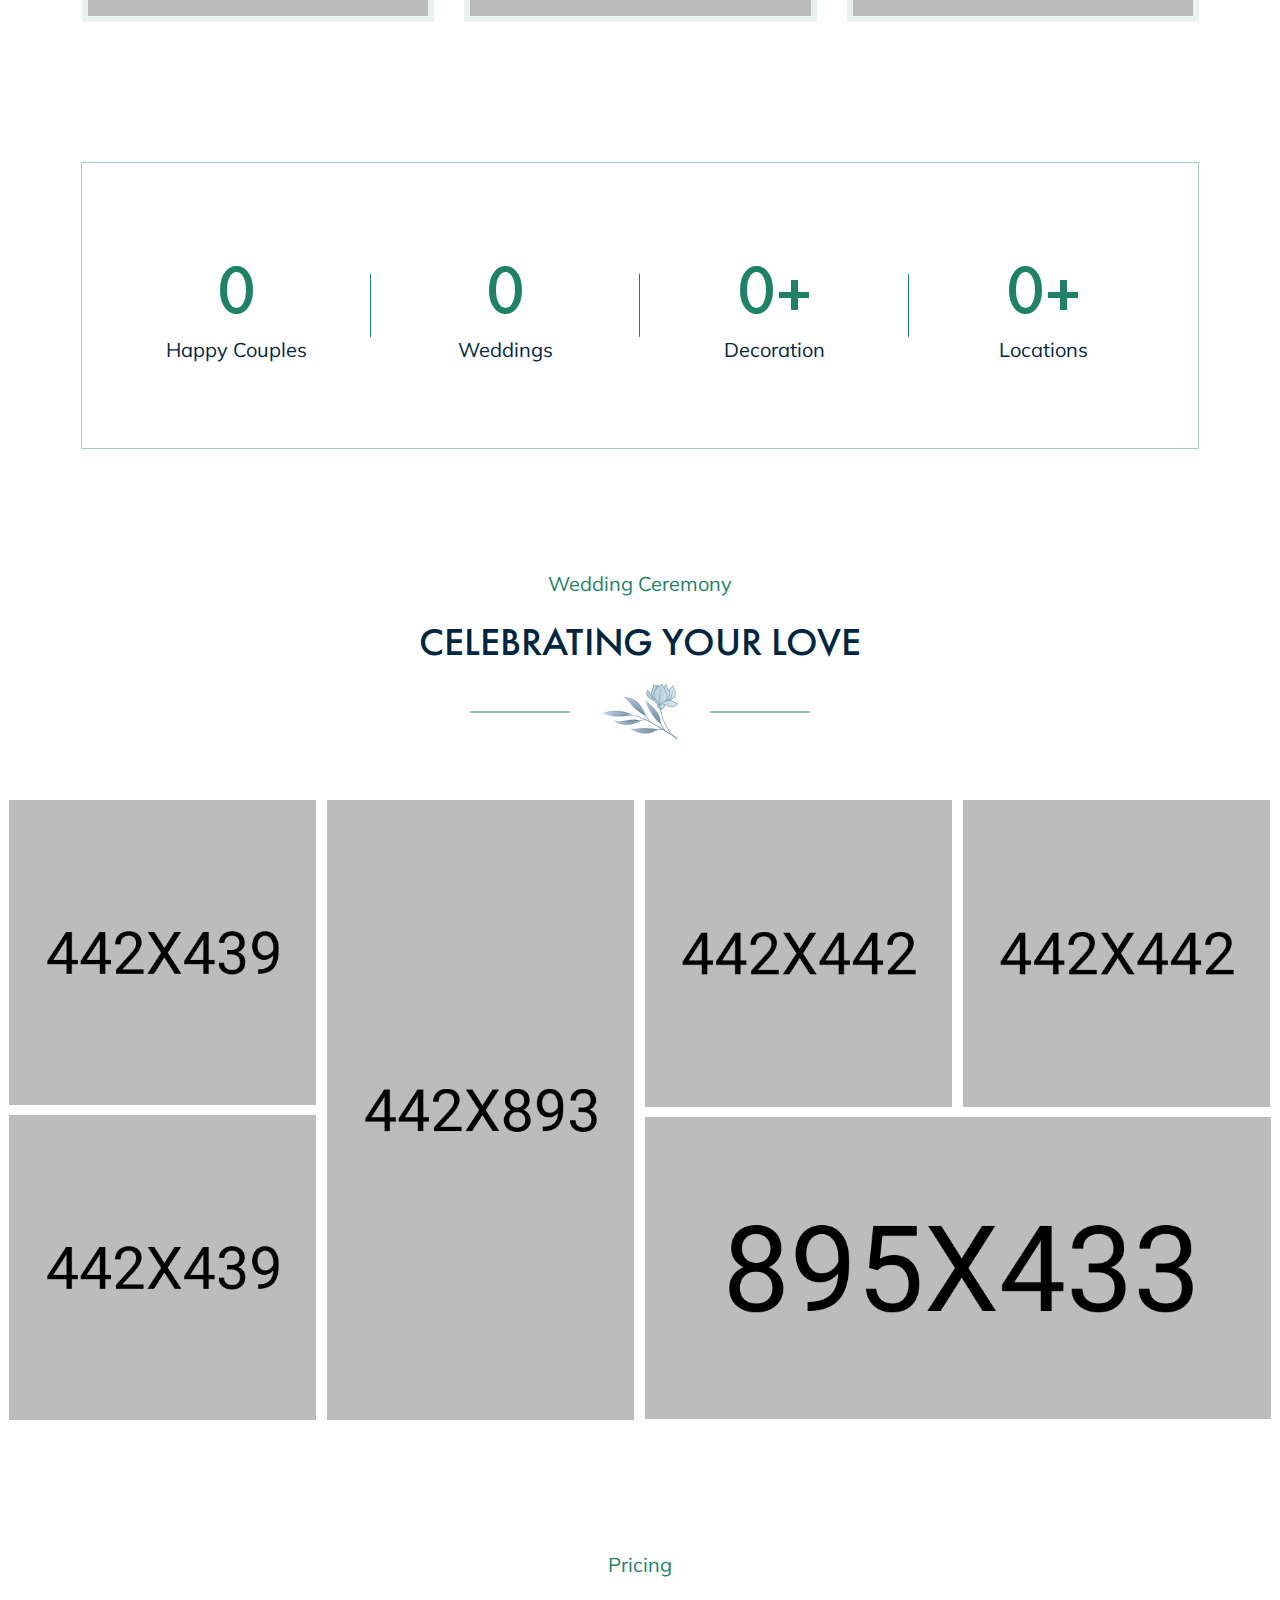
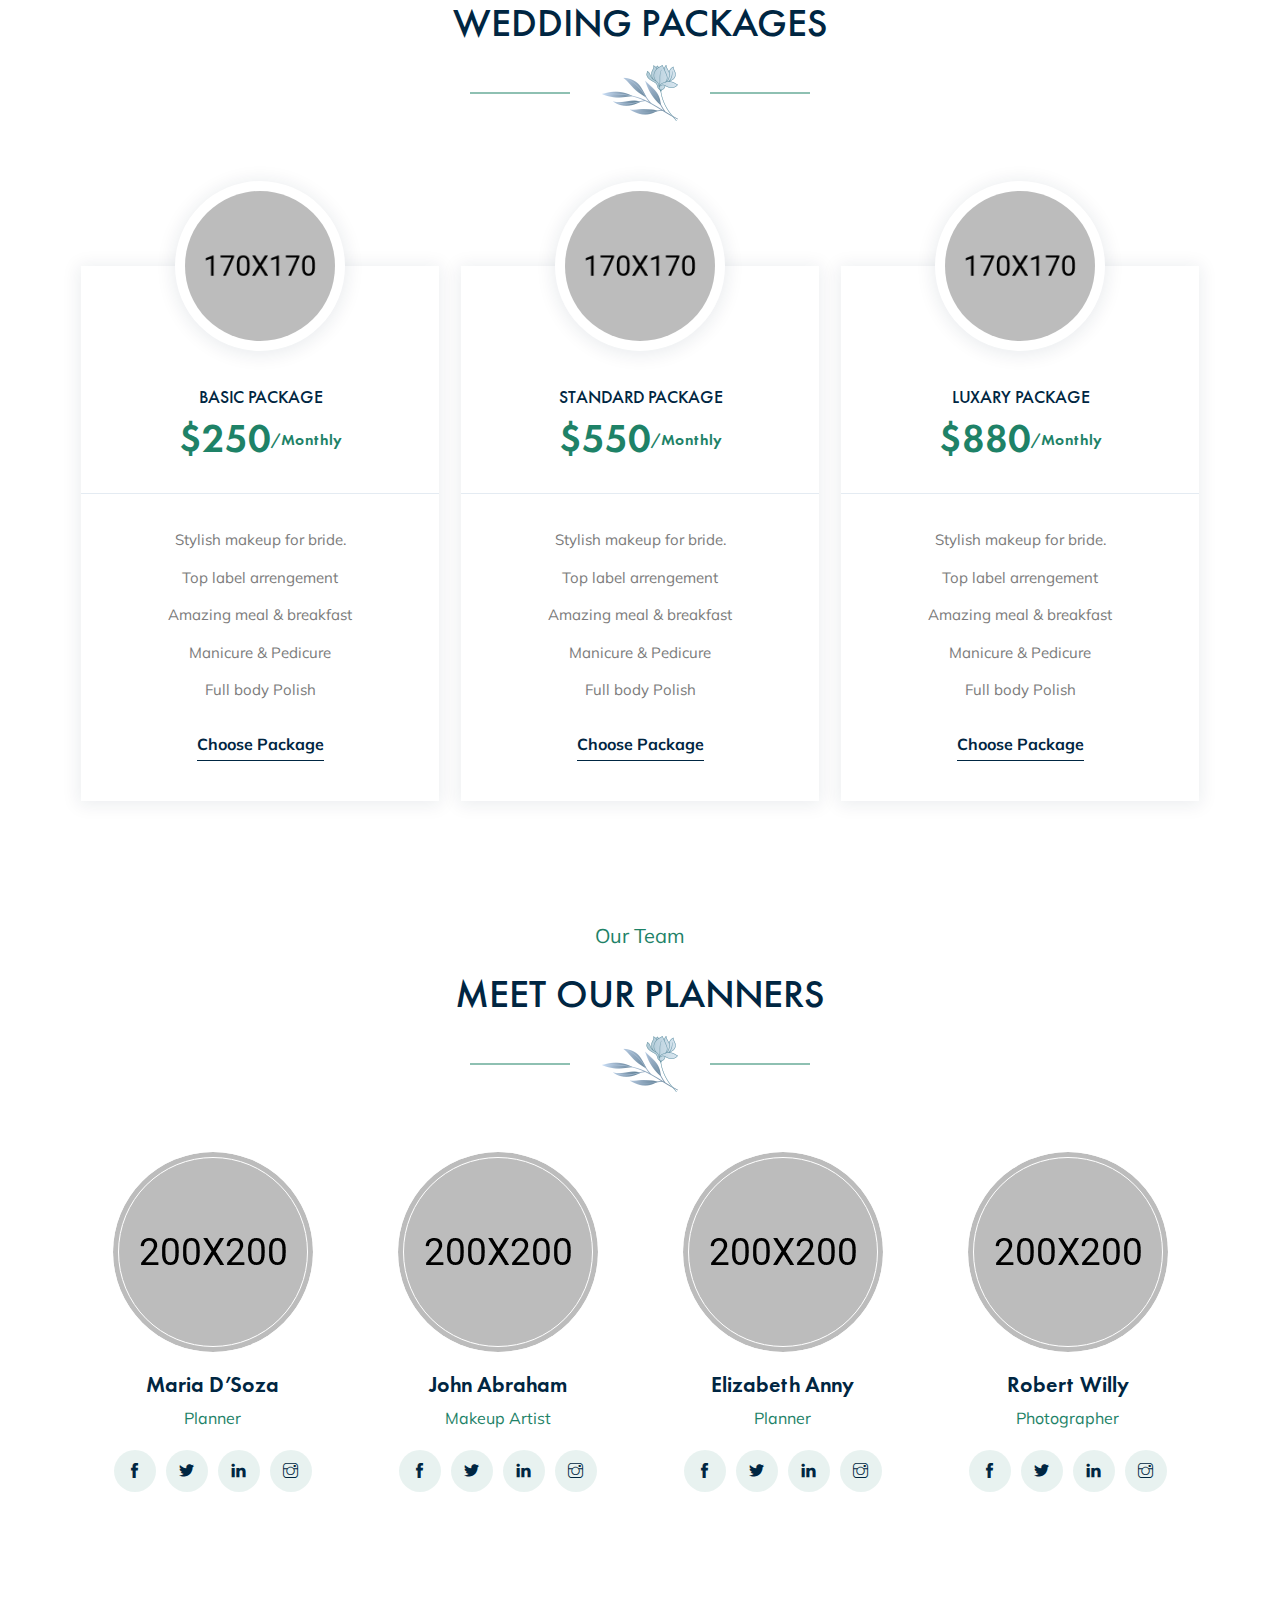
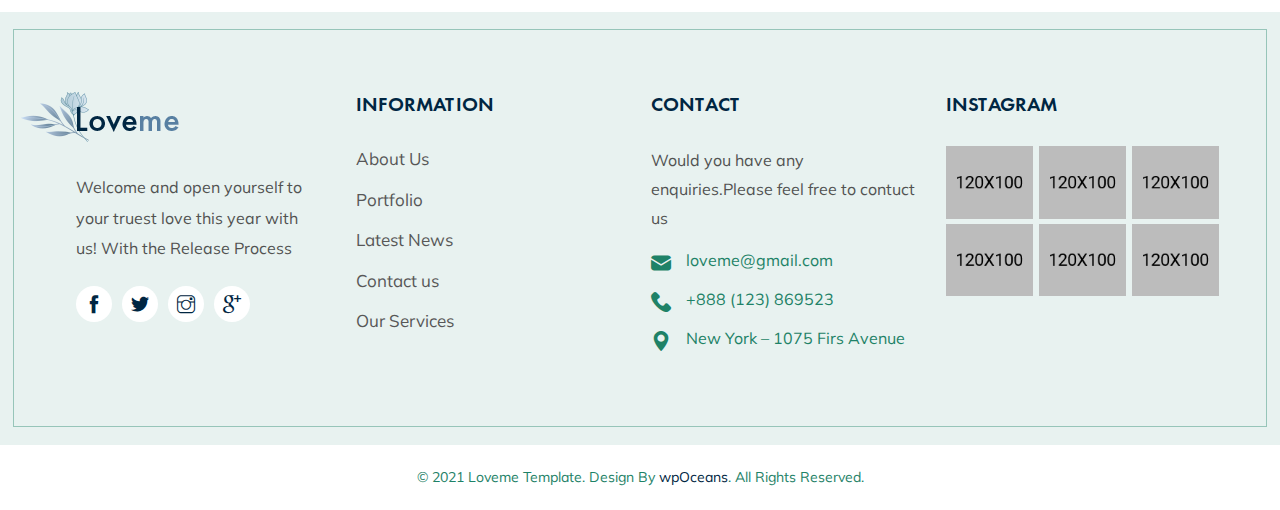
<file: about.html>
<!DOCTYPE html>
<html lang="en">

<head>
    <meta charset="utf-8">
    <meta http-equiv="X-UA-Compatible" content="IE=edge">
    <meta name="viewport" content="width=device-width, initial-scale=1">
    <meta name="author" content="wpOceans">
    <link rel="shortcut icon" type="image/png" href="assets/images/favicon.png">
    <title> Loveme - Wedding & Wedding Planner HTML5 Template</title>
    <link href="assets/css/themify-icons.css" rel="stylesheet">
    <link href="assets/css/font-awesome.min.css" rel="stylesheet">
    <link href="assets/css/flaticon.css" rel="stylesheet">
    <link href="assets/css/bootstrap.min.css" rel="stylesheet">
    <link href="assets/css/magnific-popup.css" rel="stylesheet">
    <link href="assets/css/animate.css" rel="stylesheet">
    <link href="assets/css/owl.carousel.css" rel="stylesheet">
    <link href="assets/css/owl.theme.css" rel="stylesheet">
    <link href="assets/css/slick.css" rel="stylesheet">
    <link href="assets/css/slick-theme.css" rel="stylesheet">
    <link href="assets/css/swiper.min.css" rel="stylesheet">
    <link href="assets/css/nice-select.css" rel="stylesheet">
    <link href="assets/css/owl.transitions.css" rel="stylesheet">
    <link href="assets/css/jquery.fancybox.css" rel="stylesheet">
    <link href="assets/css/odometer-theme-default.css" rel="stylesheet">
    <link href="assets/css/style.css" rel="stylesheet">
</head>

<body>

    <!-- start page-wrapper -->
    <div class="page-wrapper">
        <!-- start preloader -->
        <div class="preloader">
            <div class="vertical-centered-box">
                <div class="content">
                    <div class="loader-circle"></div>
                    <div class="loader-line-mask">
                        <div class="loader-line"></div>
                    </div>
                    <img src="assets/images/favicon.png" alt="">
                </div>
            </div>
        </div>
        <!-- end preloader -->
        <!-- Start header -->
        <header id="header">
            <div class="wpo-site-header">
                <nav class="navigation navbar navbar-expand-lg navbar-light">
                    <div class="container-fluid">
                        <div class="row align-items-center">
                            <div class="col-lg-3 col-md-3 col-3 d-lg-none dl-block">
                                <div class="mobail-menu">
                                    <button type="button" class="navbar-toggler open-btn">
                                        <span class="sr-only">Toggle navigation</span>
                                        <span class="icon-bar first-angle"></span>
                                        <span class="icon-bar middle-angle"></span>
                                        <span class="icon-bar last-angle"></span>
                                    </button>
                                </div>
                            </div>
                            <div class="col-lg-2 col-md-6 col-6">
                                <div class="navbar-header">
                                    <a class="navbar-brand" href="index.html"><img src="assets/images/logo.png"
                                            alt=""></a>
                                </div>
                            </div>
                            <div class="col-lg-8 col-md-1 col-1">
                                <div id="navbar" class="collapse navbar-collapse navigation-holder">
                                    <button class="menu-close"><i class="ti-close"></i></button>
                                    <ul class="nav navbar-nav mb-2 mb-lg-0">
                                        <li class="menu-item-has-children">
                                            <a href="#">Home</a>
                                            <ul class="sub-menu">
                                                <li><a href="index.html">Main Home</a></li>
                                                <li><a href="index-2.html">Wedding Planner</a></li>
                                                <li><a href="index-3.html">Announcement S1</a></li>
                                                <li><a href="index-4.html">Announcement S2</a></li>
                                                <li><a href="index-5.html">Wedding Home</a></li>
                                                <li><a href="index-7.html">Shop Home</a></li>
                                                <li><a href="index-6.html">Invitation</a></li>
                                            </ul>
                                        </li>
                                        <li class="menu-item-has-children">
                                            <a class="active" href="#">Pages</a>
                                            <ul class="sub-menu">
                                                <li><a class="active" href="about.html">About</a></li>
                                                <li><a href="story.html">Our story</a></li>
                                                <li><a href="accomodation.html">Accomodation</a></li>
                                                <li><a href="rsvp.html">RSVP</a></li>
                                                <li><a href="gallery.html">Gallery</a></li>
                                                <li><a href="planner.html">Planners</a></li>
                                                <li><a href="team-single.html">Planner Single</a></li>
                                                <li><a href="groom-bride.html">Bridesmaid & Groomsman</a></li>
                                                <li><a href="service.html">Serevice</a></li>
                                                <li><a href="service-s2.html">Serevice S2</a></li>
                                                <li><a href="service-single.html">Serevice Single</a></li>
                                                <li><a href="pricing.html">Pricing</a></li>
                                                <li class="menu-item-has-children">
                                                    <a href="#">Auth Pages</a>
                                                    <ul class="sub-menu">
                                                        <li><a href="login.html">Login</a>
                                                        </li>
                                                        <li><a href="register.html">Register</a></li>
                                                        <li><a href="forgot.html">Forgot Password</a></li>
                                                    </ul>
                                                </li>
                                                <li><a href="coming.html">Coming Soon</a></li>
                                                <li><a href="404.html">404 Error</a></li>
                                            </ul>
                                        </li>
                                        <li class="menu-item-has-children">
                                            <a href="#">Portfolio</a>
                                            <ul class="sub-menu">
                                                <li><a href="portfolio-grid.html">Portfolio Grid</a></li>
                                                <li><a href="portfolio-mashonary.html">Portfolio Mashonary</a></li>
                                                <li><a href="portfolio-mashonary-s2.html">Portfolio Mashonary S2</a></li>
                                                <li><a href="portfolio-single.html">Portfolio Single</a></li>
                                            </ul>
                                        </li>
                                        <li class="menu-item-has-children">
                                            <a href="#">Shop</a>
                                            <ul class="sub-menu">
                                                <li><a href="shop.html">Shop</a></li>
                                                <li><a href="shop-single.html">Shop Single</a></li>
                                                <li><a href="cart.html">Cart</a></li>
                                                <li><a href="wishlist.html">Wishlist</a></li>
                                                <li><a href="checkout.html">Checkout</a></li>
                                            </ul>
                                        </li>
                                        <li class="menu-item-has-children">
                                            <a href="#">Blog</a>
                                            <ul class="sub-menu">
                                                <li><a href="blog.html">Blog right sidebar</a></li>
                                                <li><a href="blog-left-sidebar.html">Blog left sidebar</a></li>
                                                <li><a href="blog-fullwidth.html">Blog fullwidth</a></li>
                                                <li class="menu-item-has-children">
                                                    <a href="#">Blog details</a>
                                                    <ul class="sub-menu">
                                                        <li><a href="blog-single.html">Blog details right
                                                                sidebar</a>
                                                        </li>
                                                        <li><a href="blog-single-left-sidebar.html">Blog details
                                                                left
                                                                sidebar</a></li>
                                                        <li><a href="blog-single-fullwidth.html">Blog details
                                                                fullwidth</a></li>
                                                    </ul>
                                                </li>
                                            </ul>
                                        </li>
                                        <li><a href="contact.html">Contact</a></li>
                                    </ul>

                                </div><!-- end of nav-collapse -->
                            </div>
                            <div class="col-lg-2 col-md-2 col-2">
                                <div class="header-right">
                                    <div class="header-search-form-wrapper">
                                        <div class="cart-search-contact">
                                            <button class="search-toggle-btn"><i
                                                    class="fi flaticon-search"></i></button>
                                            <div class="header-search-form">
                                                <form>
                                                    <div>
                                                        <input type="text" class="form-control"
                                                            placeholder="Search here...">
                                                        <button type="submit"><i
                                                                class="fi flaticon-search"></i></button>
                                                    </div>
                                                </form>
                                            </div>
                                        </div>
                                    </div>
                                    <div class="mini-cart">
                                        <button class="cart-toggle-btn"> <i class="fi flaticon-shopping-cart"></i>
                                            <span class="cart-count">2</span></button>
                                        <div class="mini-cart-content">
                                            <button class="mini-cart-close"><i class="ti-close"></i></button>
                                            <div class="mini-cart-items">
                                                <div class="mini-cart-item clearfix">
                                                    <div class="mini-cart-item-image">
                                                        <a href="shop.html"><img
                                                                src="assets/images/shop/mini-cart/img-1.jpg"
                                                                alt></a>
                                                    </div>
                                                    <div class="mini-cart-item-des">
                                                        <a href="shop.html">Wedding Gown</a>
                                                        <span class="mini-cart-item-price">$20.15 x 1</span>
                                                        <span class="mini-cart-item-quantity"><a href="#"><i
                                                                    class="ti-close"></i></a></span>
                                                    </div>
                                                </div>
                                                <div class="mini-cart-item clearfix">
                                                    <div class="mini-cart-item-image">
                                                        <a href="shop.html"><img
                                                                src="assets/images/shop/mini-cart/img-2.jpg"
                                                                alt></a>
                                                    </div>
                                                    <div class="mini-cart-item-des">
                                                        <a href="shop.html">Bridal Flower</a>
                                                        <span class="mini-cart-item-price">$13.25 x 2</span>
                                                        <span class="mini-cart-item-quantity"><a href="#"><i
                                                                    class="ti-close"></i></a></span>
                                                    </div>
                                                </div>
                                            </div>
                                            <div class="mini-cart-action clearfix">
                                                <span class="mini-checkout-price">Subtotal:
                                                    <span>$215.14</span></span>
                                                <div class="mini-btn">
                                                    <a href="checkout.html" class="view-cart-btn s1">Checkout</a>
                                                    <a href="cart.html" class="view-cart-btn">View Cart</a>
                                                </div>
                                            </div>
                                        </div>
                                    </div>
                                </div>
                            </div>
                        </div>
                    </div><!-- end of container -->
                </nav>
            </div>
        </header>
        <!-- end of header -->
        <!-- start wpo-page-title -->
        <section class="wpo-page-title">
            <div class="container">
                <div class="row">
                    <div class="col col-xs-12">
                        <div class="wpo-breadcumb-wrap">
                            <h2>About</h2>
                            <ol class="wpo-breadcumb-wrap">
                                <li><a href="index.html">Home</a></li>
                                <li>About</li>
                            </ol>
                        </div>
                    </div>
                </div> <!-- end row -->
            </div> <!-- end container -->
        </section>
        <!-- end page-title -->
        <!-- start of wpo-about-section -->
        <section class="wpo-about-section-s2 section-padding">
            <div class="container">
                <div class="row align-items-center">
                    <div class="col-lg-6 col-md-12 col-12">
                        <div class="wpo-about-wrap">
                            <div class="wpo-about-item">
                                <div class="wpo-about-img">
                                    <img src="assets/images/about/1.png" alt="">
                                </div>
                            </div>
                            <div class="ab-shape">
                                <img src="assets/images/about/shape.png" alt="">
                            </div>
                        </div>
                    </div>
                    <div class="col-lg-6 col-md-12 col-12">
                        <div class="wpo-about-text">
                            <div class="wpo-about-icon">
                                <div class="icon">
                                    <img src="assets/images/about/thumb.png" alt="">
                                </div>
                            </div>
                            <div class="wpo-about-icon-content">
                                <h2>Planner of Your Perfect Wedding</h2>
                                <p>It is a long established fact that a reader will be distracted by the readable
                                    content of a page when looking at its layout. The point of using Lorem Ipsum is
                                    that it has a more-or-less normal distribution of letters, as opposed to using
                                </p>
                                <p>
                                    Content here, content here', making it look like readable English. Many desktop
                                    publishing packages and web page editors now use Lorem Ipsum as their default
                                    model text.</p>
                                <ul>
                                    <li>Going through the cites of the word in classical.</li>
                                    <li>There are many variations of passages.</li>
                                    <li>Making it look like readable and spoken English.</li>
                                </ul>
                            </div>
                        </div>
                    </div>
                </div>
            </div>
        </section>
        <!-- end of wpo-about-section -->
        <!-- start wpo-service-section -->
        <section class="wpo-service-section pb-0">
            <h2 class="hidden">service</h2>
            <div class="container">
                <div class="wpo-service-active owl-carousel">
                    <div class="wpo-service-item">
                        <div class="wpo-service-img">
                            <img src="assets/images/service/img-1.jpg" alt="">

                            <div class="wpo-service-text">
                                <div class="s-icon">
                                    <i class="fi flaticon-gallery"></i>
                                </div>
                                <a href="service-single.html">Photography</a>
                            </div>
                        </div>
                    </div>
                    <div class="wpo-service-item">
                        <div class="wpo-service-img">
                            <img src="assets/images/service/img-2.jpg" alt="">

                            <div class="wpo-service-text">
                                <div class="s-icon">
                                    <i class="fi flaticon-serving-dish"></i>
                                </div>
                                <a href="service-single.html">Fine Dining</a>
                            </div>
                        </div>
                    </div>
                    <div class="wpo-service-item">
                        <div class="wpo-service-img">
                            <img src="assets/images/service/img-3.jpg" alt="">

                            <div class="wpo-service-text">
                                <div class="s-icon">
                                    <i class="fi flaticon-edit"></i>
                                </div>
                                <a href="service-single.html">Wedding Registry</a>
                            </div>
                        </div>
                    </div>
                    <div class="wpo-service-item">
                        <div class="wpo-service-img">
                            <img src="assets/images/service/img-4.jpg" alt="">

                            <div class="wpo-service-text">
                                <div class="s-icon">
                                    <i class="fi flaticon-wedding"></i>
                                </div>
                                <a href="service-single.html">Guest List</a>
                            </div>
                        </div>
                    </div>
                    <div class="wpo-service-item">
                        <div class="wpo-service-img">
                            <img src="assets/images/service/img-5.jpg" alt="">

                            <div class="wpo-service-text">
                                <div class="s-icon">
                                    <i class="fi flaticon-cake"></i>
                                </div>
                                <a href="service-single.html">Perfect Cake</a>
                            </div>
                        </div>
                    </div>
                    <div class="wpo-service-item">
                        <div class="wpo-service-img">
                            <img src="assets/images/service/img-6.jpg" alt="">

                            <div class="wpo-service-text">
                                <div class="s-icon">
                                    <i class="fi flaticon-wedding-rings"></i>
                                </div>
                                <a href="service-single.html">Wedding Ceremony</a>
                            </div>
                        </div>
                    </div>
                </div>
            </div> <!-- end container -->
        </section>
        <!-- end wpo-service-section-->
        <!-- start wpo-fun-fact-section -->
        <section class="wpo-fun-fact-section-s2 section-padding">
            <div class="container">
                <div class="row">
                    <div class="col col-xs-12">
                        <div class="wpo-fun-fact-grids clearfix">
                            <div class="grid">
                                <div class="info">
                                    <h3><span class="odometer" data-count="1200">00</span></h3>
                                    <p>Happy Couples</p>
                                </div>
                            </div>
                            <div class="grid">
                                <div class="info">
                                    <h3><span class="odometer" data-count="1545">00</span></h3>
                                    <p>Weddings</p>
                                </div>
                            </div>
                            <div class="grid">
                                <div class="info">
                                    <h3><span class="odometer" data-count="750">00</span>+</h3>
                                    <p>Decoration</p>
                                </div>
                            </div>
                            <div class="grid">
                                <div class="info">
                                    <h3><span class="odometer" data-count="265">00</span>+</h3>
                                    <p>Locations</p>
                                </div>
                            </div>
                        </div>
                    </div>
                </div>
            </div>
        </section>
        <!-- end wpo-fun-fact-section -->
        <!-- start wpo-portfolio-section -->
        <section class="wpo-portfolio-section section-padding">
            <div class="container-fluid">
                <div class="row">
                    <div class="wpo-section-title">
                        <span>Wedding Ceremony</span>
                        <h2>Celebrating Your Love</h2>
                        <div class="section-title-img">
                            <img src="assets/images/section-title.png" alt="">
                        </div>
                    </div>
                </div>
                <div class="sortable-gallery">
                    <div class="gallery-filters"></div>
                    <div class="row">
                        <div class="col-lg-12">
                            <div class="portfolio-grids gallery-container clearfix">
                                <div class="grid">
                                    <div class="img-holder">
                                        <img src="assets/images/portfolio/1.jpg" alt="">
                                        <div class="hover-content">
                                            <h4><a href="portfolio-single.html">Maria & Robin</a></h4>
                                            <span>Austria- Feb 2019</span>
                                        </div>
                                    </div>
                                </div>
                                <div class="grid">
                                    <div class="img-holder">
                                        <img src="assets/images/portfolio/2.jpg" alt="">
                                        <div class="hover-content">
                                            <h4><a href="portfolio-single.html">Rose & Harry</a></h4>
                                            <span>Austria- Jan 2020</span>
                                        </div>
                                    </div>
                                </div>
                                <div class="grid">
                                    <div class="img-holder">
                                        <img src="assets/images/portfolio/3.jpg" alt="">
                                        <div class="hover-content">
                                            <h4><a href="portfolio-single.html">Aliana & David</a></h4>
                                            <span>Austria- Mar 2020</span>
                                        </div>
                                    </div>
                                </div>
                                <div class="grid">
                                    <div class="img-holder">
                                        <img src="assets/images/portfolio/4.jpg" alt="">
                                        <div class="hover-content">
                                            <h4><a href="portfolio-single.html">Aliza & Ken</a></h4>
                                            <span>Austria- April 2020</span>
                                        </div>
                                    </div>
                                </div>
                                <div class="grid">
                                    <div class="img-holder">
                                        <img src="assets/images/portfolio/5.jpg" alt="">
                                        <div class="hover-content">
                                            <h4><a href="portfolio-single.html">Michel & Dianee</a></h4>
                                            <span>Austria- May 2020</span>
                                        </div>
                                    </div>
                                </div>
                                <div class="grid">
                                    <div class="img-holder">
                                        <img src="assets/images/portfolio/6.jpg" alt="">
                                        <div class="hover-content">
                                            <h4><a href="portfolio-single.html">Maria & Nevela</a></h4>
                                            <span>Austria- Jul 2021</span>
                                        </div>
                                    </div>
                                </div>
                            </div>
                        </div>
                    </div>
                </div>

            </div> <!-- end container -->
        </section>
        <!-- end wpo-portfolio-section -->

        <!-- start wpo-pricing-section -->
        <section class="wpo-pricing-section section-padding pt-0">
            <div class="container">
                <div class="row">
                    <div class="wpo-section-title">
                        <span>Pricing</span>
                        <h2>Wedding Packages</h2>
                        <div class="section-title-img">
                            <img src="assets/images/section-title.png" alt="">
                        </div>
                    </div>
                </div>
                <div class="wpo-pricing-wrap">
                    <div class="row">
                        <div class="col col-lg-4 col-md-6 col-12">
                            <div class="wpo-pricing-item">
                                <div class="wpo-pricing-top">
                                    <div class="wpo-pricing-img">
                                        <img src="assets/images//pricing/1.png" alt="">
                                    </div>
                                    <div class="wpo-pricing-text">
                                        <h4>Basic Package</h4>
                                        <h2>$250<span>/Monthly</span></h2>
                                    </div>
                                </div>
                                <div class="wpo-pricing-bottom">
                                    <div class="wpo-pricing-bottom-text">
                                        <ul>
                                            <li>Stylish makeup for bride.</li>
                                            <li>Top label arrengement</li>
                                            <li>Amazing meal & breakfast</li>
                                            <li>Manicure & Pedicure</li>
                                            <li>Full body Polish</li>
                                        </ul>
                                        <a href="pricing.html">Choose Package</a>
                                    </div>
                                </div>
                            </div>
                        </div>
                        <div class="col col-lg-4 col-md-6 col-12">
                            <div class="wpo-pricing-item">
                                <div class="wpo-pricing-top">
                                    <div class="wpo-pricing-img">
                                        <img src="assets/images//pricing/2.png" alt="">
                                    </div>
                                    <div class="wpo-pricing-text">
                                        <h4>Standard Package</h4>
                                        <h2>$550<span>/Monthly</span></h2>
                                    </div>
                                </div>
                                <div class="wpo-pricing-bottom">
                                    <div class="wpo-pricing-bottom-text">
                                        <ul>
                                            <li>Stylish makeup for bride.</li>
                                            <li>Top label arrengement</li>
                                            <li>Amazing meal & breakfast</li>
                                            <li>Manicure & Pedicure</li>
                                            <li>Full body Polish</li>
                                        </ul>
                                        <a href="pricing.html">Choose Package</a>
                                    </div>
                                </div>
                            </div>
                        </div>
                        <div class="col col-lg-4 col-md-6 col-12">
                            <div class="wpo-pricing-item">
                                <div class="wpo-pricing-top">
                                    <div class="wpo-pricing-img">
                                        <img src="assets/images//pricing/3.png" alt="">
                                    </div>
                                    <div class="wpo-pricing-text">
                                        <h4>Luxary Package</h4>
                                        <h2>$880<span>/Monthly</span></h2>
                                    </div>
                                </div>
                                <div class="wpo-pricing-bottom">
                                    <div class="wpo-pricing-bottom-text">
                                        <ul>
                                            <li>Stylish makeup for bride.</li>
                                            <li>Top label arrengement</li>
                                            <li>Amazing meal & breakfast</li>
                                            <li>Manicure & Pedicure</li>
                                            <li>Full body Polish</li>
                                        </ul>
                                        <a href="pricing.html">Choose Package</a>
                                    </div>
                                </div>
                            </div>
                        </div>
                    </div>
                </div>
            </div>
        </section>
        <!-- start wpo-pricing-section -->
        <!-- start wpo-team-section -->
        <section class="wpo-team-section section-padding pt-0">
            <div class="container">
                <div class="row">
                    <div class="wpo-section-title">
                        <span>Our Team</span>
                        <h2>Meet Our Planners</h2>
                        <div class="section-title-img">
                            <img src="assets/images/section-title.png" alt="">
                        </div>
                    </div>
                </div>
                <div class="wpo-team-wrap">
                    <div class="row">
                        <div class="col-lg-3 col-md-4 col-sm-6 col-12">
                            <div class="wpo-team-item">
                                <div class="wpo-team-img">
                                    <img src="assets/images/team/img-1.jpg" alt="">
                                </div>
                                <div class="wpo-team-text">
                                    <h3><a href="team-single.html">Maria D’Soza</a></h3>
                                    <span>Planner</span>
                                    <ul>
                                        <li><a href="#"> <i class="ti-facebook"></i></a></li>
                                        <li><a href="#"> <i class="ti-twitter-alt"></i></a></li>
                                        <li><a href="#"> <i class="ti-linkedin"></i></a></li>
                                        <li><a href="#"> <i class="ti-instagram"></i></a></li>
                                    </ul>
                                </div>
                            </div>
                        </div>
                        <div class="col-lg-3 col-md-4 col-sm-6 col-12">
                            <div class="wpo-team-item">
                                <div class="wpo-team-img">
                                    <img src="assets/images/team/img-2.jpg" alt="">
                                </div>
                                <div class="wpo-team-text">
                                    <h3><a href="team-single.html">John Abraham</a></h3>
                                    <span>Makeup Artist</span>
                                    <ul>
                                        <li><a href="#"> <i class="ti-facebook"></i></a></li>
                                        <li><a href="#"> <i class="ti-twitter-alt"></i></a></li>
                                        <li><a href="#"> <i class="ti-linkedin"></i></a></li>
                                        <li><a href="#"> <i class="ti-instagram"></i></a></li>
                                    </ul>
                                </div>
                            </div>
                        </div>
                        <div class="col-lg-3 col-md-4 col-sm-6 col-12">
                            <div class="wpo-team-item">
                                <div class="wpo-team-img">
                                    <img src="assets/images/team/img-3.jpg" alt="">
                                </div>
                                <div class="wpo-team-text">
                                    <h3><a href="team-single.html">Elizabeth Anny</a></h3>
                                    <span>Planner</span>
                                    <ul>
                                        <li><a href="#"> <i class="ti-facebook"></i></a></li>
                                        <li><a href="#"> <i class="ti-twitter-alt"></i></a></li>
                                        <li><a href="#"> <i class="ti-linkedin"></i></a></li>
                                        <li><a href="#"> <i class="ti-instagram"></i></a></li>
                                    </ul>
                                </div>
                            </div>
                        </div>
                        <div class="col-lg-3 col-md-4 col-sm-6 col-12">
                            <div class="wpo-team-item">
                                <div class="wpo-team-img">
                                    <img src="assets/images/team/img-4.jpg" alt="">
                                </div>
                                <div class="wpo-team-text">
                                    <h3><a href="team-single.html">Robert Willy</a></h3>
                                    <span>Photographer</span>
                                    <ul>
                                        <li><a href="#"> <i class="ti-facebook"></i></a></li>
                                        <li><a href="#"> <i class="ti-twitter-alt"></i></a></li>
                                        <li><a href="#"> <i class="ti-linkedin"></i></a></li>
                                        <li><a href="#"> <i class="ti-instagram"></i></a></li>
                                    </ul>
                                </div>
                            </div>
                        </div>
                    </div>
                </div>

            </div> <!-- end container -->
        </section>
        <!-- end wpo-team-section -->
        <!-- start of wpo-site-footer-section -->
        <footer class="wpo-site-footer">
            <div class="wpo-upper-footer">
                <div class="container-fluid">
                    <div class="row">
                        <div class="col col-xl-3 col-lg-4 col-md-6 col-sm-12 col-12">
                            <div class="widget about-widget">
                                <div class="logo widget-title">
                                    <img src="assets/images/logo.png" alt="blog">
                                </div>
                                <p>Welcome and open yourself to your truest love this year with us! With the Release
                                    Process</p>
                                <ul>
                                    <li>
                                        <a href="#">
                                            <i class="ti-facebook"></i>
                                        </a>
                                    </li>
                                    <li>
                                        <a href="#">
                                            <i class="ti-twitter-alt"></i>
                                        </a>
                                    </li>
                                    <li>
                                        <a href="#">
                                            <i class="ti-instagram"></i>
                                        </a>
                                    </li>
                                    <li>
                                        <a href="#">
                                            <i class="ti-google"></i>
                                        </a>
                                    </li>
                                </ul>
                            </div>
                        </div>
                        <div class="col col-xl-3  col-lg-4 col-md-6 col-sm-12 col-12">
                            <div class="widget link-widget">
                                <div class="widget-title">
                                    <h3>Information</h3>
                                </div>
                                <ul>
                                    <li><a href="about.html">About Us</a></li>
                                    <li><a href="portfolio.html">Portfolio</a></li>
                                    <li><a href="blog.html">Latest News</a></li>
                                    <li><a href="contact.html">Contact us</a></li>
                                    <li><a href="service.html">Our Services</a></li>
                                </ul>
                            </div>
                        </div>
                        <div class="col col-xl-3  col-lg-4 col-md-6 col-sm-12 col-12">
                            <div class="widget wpo-service-link-widget">
                                <div class="widget-title">
                                    <h3>Contact </h3>
                                </div>
                                <div class="contact-ft">
                                    <p>Would you have any enquiries.Please feel free to contuct us</p>
                                    <ul>
                                        <li><i class="fi flaticon-email"></i>loveme@gmail.com</li>
                                        <li><i class="fi flaticon-phone-call"></i>+888 (123) 869523</li>
                                        <li><i class="fi flaticon-maps-and-flags"></i>New York – 1075 Firs Avenue
                                        </li>
                                    </ul>
                                </div>
                            </div>
                        </div>

                        <div class="col col-xl-3  col-lg-4 col-md-6 col-sm-12 col-12">
                            <div class="widget instagram">
                                <div class="widget-title">
                                    <h3>Instagram</h3>
                                </div>
                                <ul class="d-flex">
                                    <li><a href="portfolio-single.html"><img src="assets/images/instragram/1.jpg"
                                                alt=""></a></li>
                                    <li><a href="portfolio-single.html"><img src="assets/images/instragram/2.jpg"
                                                alt=""></a></li>
                                    <li><a href="portfolio-single.html"><img src="assets/images/instragram/3.jpg"
                                                alt=""></a></li>
                                    <li><a href="portfolio-single.html"><img src="assets/images/instragram/4.jpg"
                                                alt=""></a></li>
                                    <li><a href="portfolio-single.html"><img src="assets/images/instragram/5.jpg"
                                                alt=""></a></li>
                                    <li><a href="portfolio-single.html"><img src="assets/images/instragram/6.jpg"
                                                alt=""></a></li>
                                </ul>
                            </div>
                        </div>
                    </div>
                </div> <!-- end container -->
            </div>
            <div class="wpo-lower-footer">
                <div class="container">
                    <div class="row">
                        <div class="col col-xs-12">
                            <p class="copyright"> &copy; 2021 Loveme Template. Design By <a
                                    href="index.html">wpOceans</a>. All Rights Reserved.</p>
                        </div>
                    </div>
                </div>
            </div>
        </footer>
        <!-- end of wpo-site-footer-section -->

    <!-- color-switcher -->
        <div class="color-switcher-wrap">
            <div class="color-switcher-item">
                <div class="color-toggle-btn">
                    <i class="fa fa-cog"></i>
                </div>
                <ul id="switcher">
                    <li class="btn btn1" id="Button1"></li>
                    <li class="btn btn2" id="Button2"></li>
                    <li class="btn btn3" id="Button3"></li>
                    <li class="btn btn4" id="Button4"></li>
                    <li class="btn btn5" id="Button5"></li>
                    <li class="btn btn6" id="Button6"></li>
                    <li class="btn btn7" id="Button7"></li>
                    <li class="btn btn8" id="Button8"></li>
                    <li class="btn btn9" id="Button9"></li>
                    <li class="btn btn10" id="Button10"></li>
                    <li class="btn btn11" id="Button11"></li>
                    <li class="btn btn12" id="Button12"></li>
                </ul>
            </div>
        </div>

    </div>
    <!-- end of page-wrapper -->

    <!-- All JavaScript files
    ================================================== -->
    <script src="assets/js/jquery.min.js"></script>
    <script src="assets/js/bootstrap.bundle.min.js"></script>
    <!-- Plugins for this template -->
    <script src="assets/js/modernizr.custom.js"></script>
    <script src="assets/js/jquery.dlmenu.js"></script>
    <script src="assets/js/jquery-plugin-collection.js"></script>
    <!-- Custom script for this template -->
    <script src="assets/js/script.js"></script>
</body>

</html>
</file>
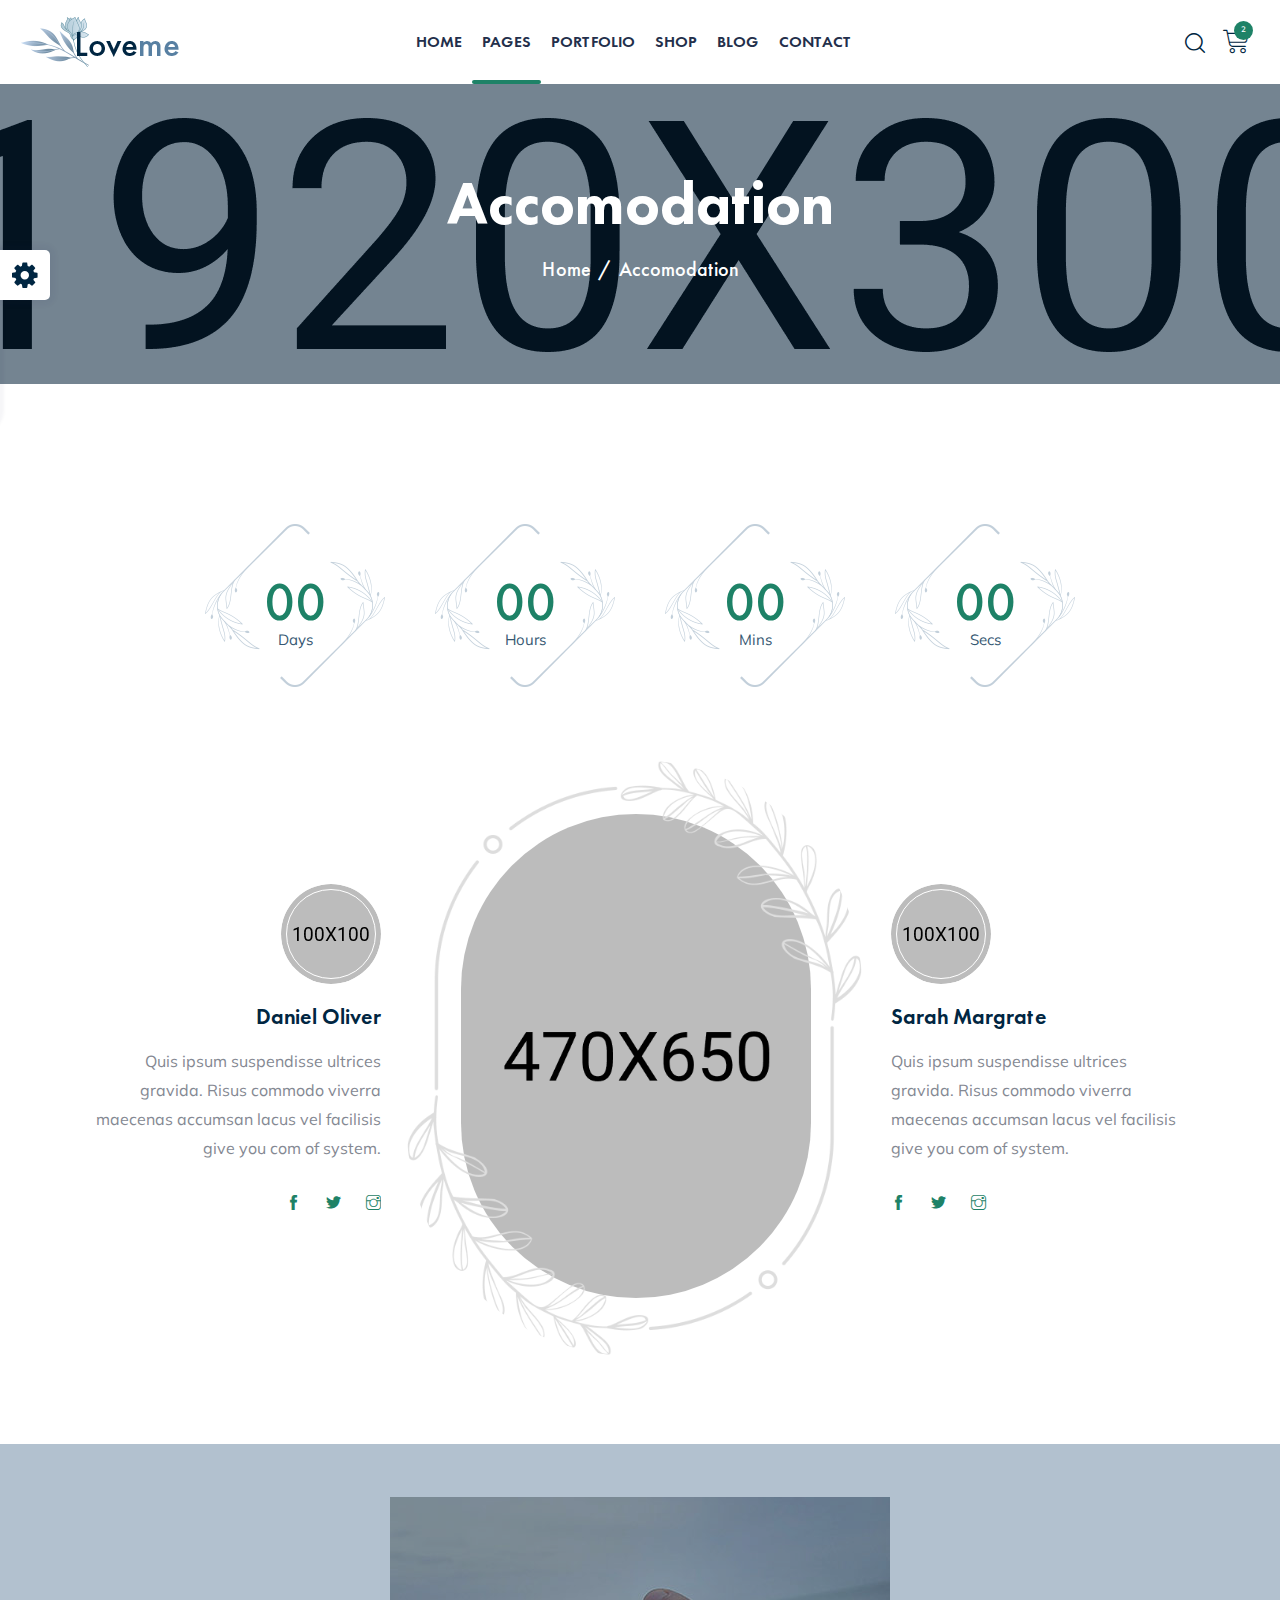
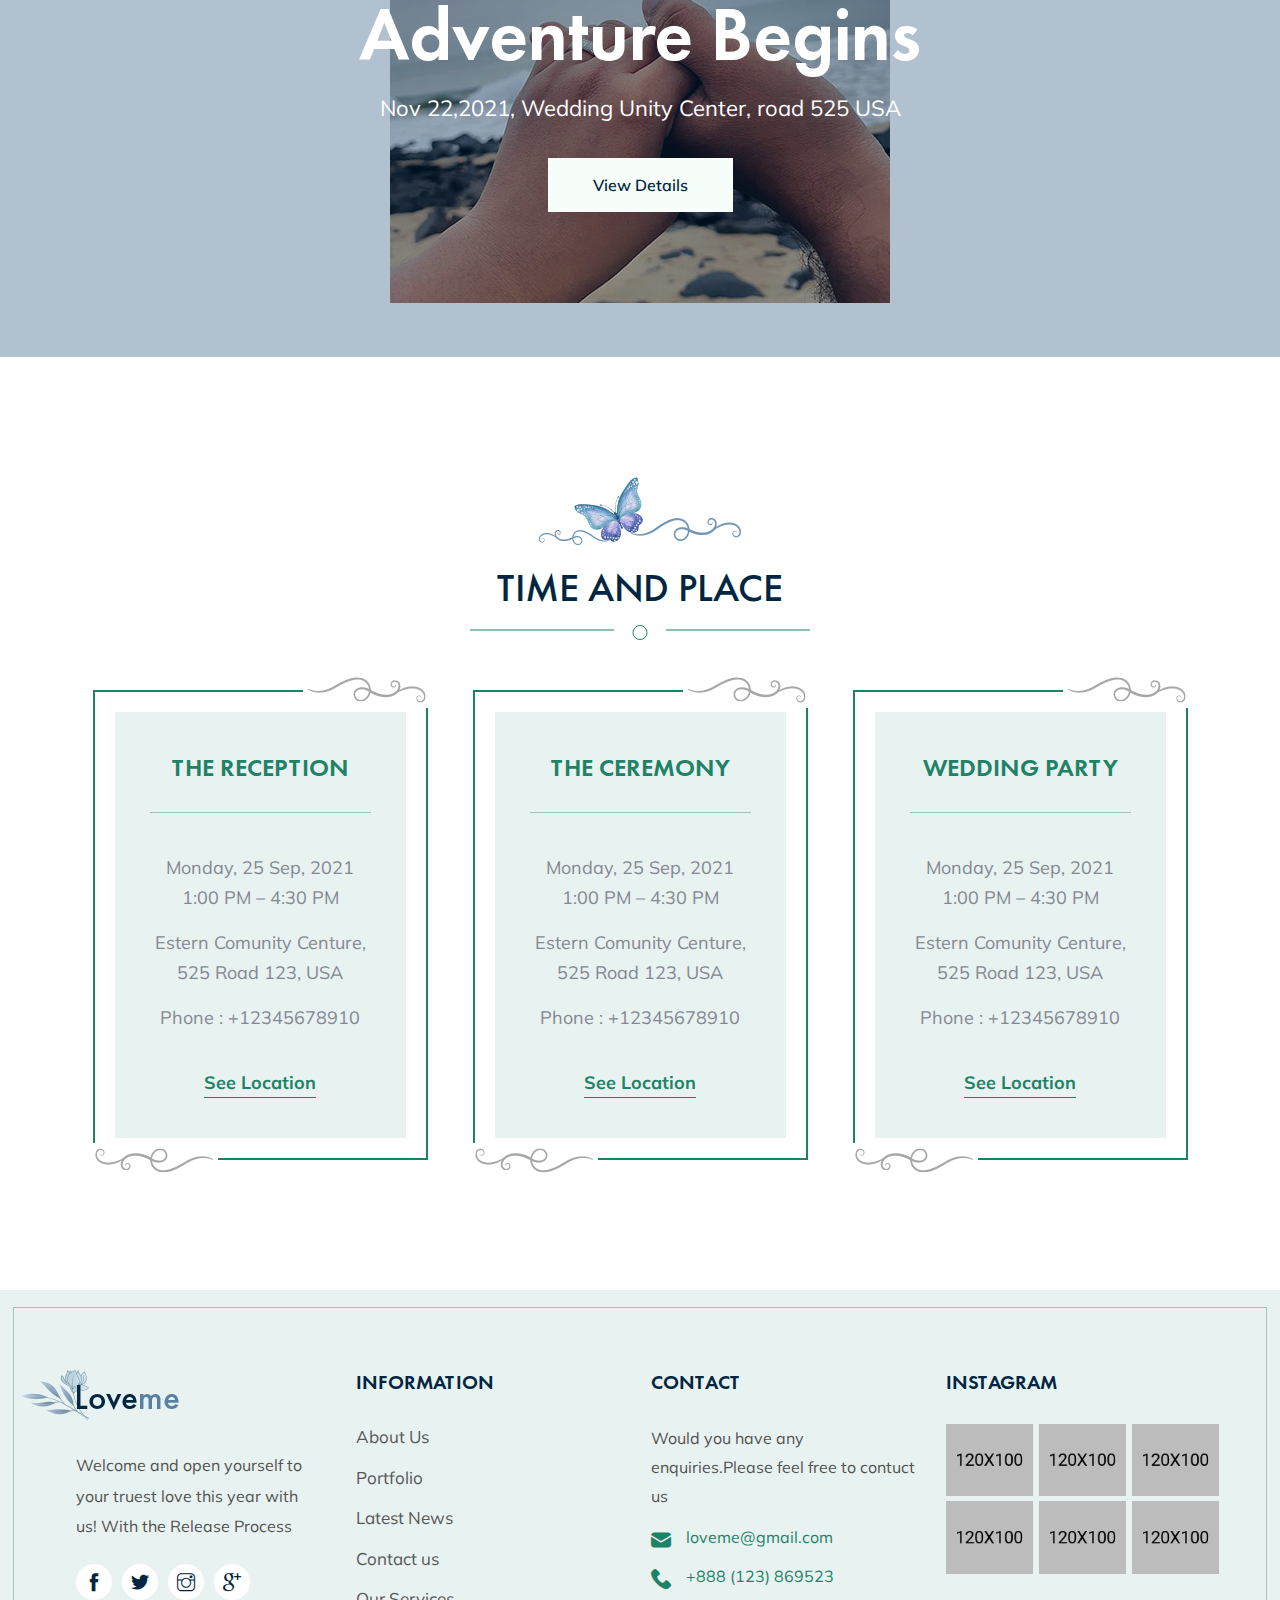
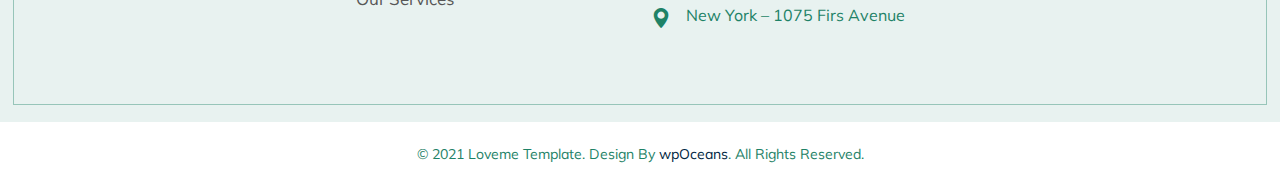
<file: accomodation.html>
<!DOCTYPE html>
<html lang="en">

<head>
    <meta charset="utf-8">
    <meta http-equiv="X-UA-Compatible" content="IE=edge">
    <meta name="viewport" content="width=device-width, initial-scale=1">
    <meta name="author" content="wpOceans">
    <link rel="shortcut icon" type="image/png" href="assets/images/favicon.png">
    <title> Loveme - Wedding & Wedding Planner HTML5 Template</title>
    <link href="assets/css/themify-icons.css" rel="stylesheet">
    <link href="assets/css/font-awesome.min.css" rel="stylesheet">
    <link href="assets/css/flaticon.css" rel="stylesheet">
    <link href="assets/css/bootstrap.min.css" rel="stylesheet">
    <link href="assets/css/magnific-popup.css" rel="stylesheet">
    <link href="assets/css/animate.css" rel="stylesheet">
    <link href="assets/css/owl.carousel.css" rel="stylesheet">
    <link href="assets/css/owl.theme.css" rel="stylesheet">
    <link href="assets/css/slick.css" rel="stylesheet">
    <link href="assets/css/slick-theme.css" rel="stylesheet">
    <link href="assets/css/swiper.min.css" rel="stylesheet">
    <link href="assets/css/nice-select.css" rel="stylesheet">
    <link href="assets/css/owl.transitions.css" rel="stylesheet">
    <link href="assets/css/jquery.fancybox.css" rel="stylesheet">
    <link href="assets/css/odometer-theme-default.css" rel="stylesheet">
    <link href="assets/css/style.css" rel="stylesheet">
</head>

<body>

    <!-- start page-wrapper -->
    <div class="page-wrapper">
        <!-- start preloader -->
        <div class="preloader">
            <div class="vertical-centered-box">
                <div class="content">
                    <div class="loader-circle"></div>
                    <div class="loader-line-mask">
                        <div class="loader-line"></div>
                    </div>
                    <img src="assets/images/favicon.png" alt="">
                </div>
            </div>
        </div>
        <!-- end preloader -->
        <!-- Start header -->
        <header id="header">
            <div class="wpo-site-header">
                <nav class="navigation navbar navbar-expand-lg navbar-light">
                    <div class="container-fluid">
                        <div class="row align-items-center">
                            <div class="col-lg-3 col-md-3 col-3 d-lg-none dl-block">
                                <div class="mobail-menu">
                                    <button type="button" class="navbar-toggler open-btn">
                                        <span class="sr-only">Toggle navigation</span>
                                        <span class="icon-bar first-angle"></span>
                                        <span class="icon-bar middle-angle"></span>
                                        <span class="icon-bar last-angle"></span>
                                    </button>
                                </div>
                            </div>
                            <div class="col-lg-2 col-md-6 col-6">
                                <div class="navbar-header">
                                    <a class="navbar-brand" href="index.html"><img src="assets/images/logo.png"
                                            alt=""></a>
                                </div>
                            </div>
                            <div class="col-lg-8 col-md-1 col-1">
                                <div id="navbar" class="collapse navbar-collapse navigation-holder">
                                    <button class="menu-close"><i class="ti-close"></i></button>
                                    <ul class="nav navbar-nav mb-2 mb-lg-0">
                                        <li class="menu-item-has-children">
                                            <a href="#">Home</a>
                                            <ul class="sub-menu">
                                                <li><a href="index.html">Main Home</a></li>
                                                <li><a href="index-2.html">Wedding Planner</a></li>
                                                <li><a href="index-3.html">Announcement S1</a></li>
                                                <li><a href="index-4.html">Announcement S2</a></li>
                                                <li><a href="index-5.html">Wedding Home</a></li>
                                                <li><a href="index-7.html">Shop Home</a></li>
                                                <li><a href="index-6.html">Invitation</a></li>
                                            </ul>
                                        </li>
                                        <li class="menu-item-has-children">
                                            <a class="active" href="#">Pages</a>
                                            <ul class="sub-menu">
                                                <li><a href="about.html">About</a></li>
                                                <li><a href="story.html">Our story</a></li>
                                                <li><a class="active" href="accomodation.html">Accomodation</a></li>
                                                <li><a href="rsvp.html">RSVP</a></li>
                                                <li><a href="gallery.html">Gallery</a></li>
                                                <li><a href="planner.html">Planners</a></li>
                                                <li><a href="team-single.html">Planner Single</a></li>
                                                <li><a href="groom-bride.html">Bridesmaid & Groomsman</a></li>
                                                <li><a href="service.html">Serevice</a></li>
                                                <li><a href="service-s2.html">Serevice S2</a></li>
                                                <li><a href="service-single.html">Serevice Single</a></li>
                                                <li><a href="pricing.html">Pricing</a></li>
                                                <li class="menu-item-has-children">
                                                    <a href="#">Auth Pages</a>
                                                    <ul class="sub-menu">
                                                        <li><a href="login.html">Login</a>
                                                        </li>
                                                        <li><a href="register.html">Register</a></li>
                                                        <li><a href="forgot.html">Forgot Password</a></li>
                                                    </ul>
                                                </li>
                                                <li><a href="coming.html">Coming Soon</a></li>
                                                <li><a href="404.html">404 Error</a></li>
                                            </ul>
                                        </li>
                                        <li class="menu-item-has-children">
                                            <a href="#">Portfolio</a>
                                            <ul class="sub-menu">
                                                <li><a href="portfolio-grid.html">Portfolio Grid</a></li>
                                                <li><a href="portfolio-mashonary.html">Portfolio Mashonary</a></li>
                                                <li><a href="portfolio-mashonary-s2.html">Portfolio Mashonary S2</a></li>
                                                <li><a href="portfolio-single.html">Portfolio Single</a></li>
                                            </ul>
                                        </li>
                                        <li class="menu-item-has-children">
                                            <a href="#">Shop</a>
                                            <ul class="sub-menu">
                                                <li><a href="shop.html">Shop</a></li>
                                                <li><a href="shop-single.html">Shop Single</a></li>
                                                <li><a href="cart.html">Cart</a></li>
                                                <li><a href="wishlist.html">Wishlist</a></li>
                                                <li><a href="checkout.html">Checkout</a></li>
                                            </ul>
                                        </li>
                                        <li class="menu-item-has-children">
                                            <a href="#">Blog</a>
                                            <ul class="sub-menu">
                                                <li><a href="blog.html">Blog right sidebar</a></li>
                                                <li><a href="blog-left-sidebar.html">Blog left sidebar</a></li>
                                                <li><a href="blog-fullwidth.html">Blog fullwidth</a></li>
                                                <li class="menu-item-has-children">
                                                    <a href="#">Blog details</a>
                                                    <ul class="sub-menu">
                                                        <li><a href="blog-single.html">Blog details right
                                                                sidebar</a>
                                                        </li>
                                                        <li><a href="blog-single-left-sidebar.html">Blog details
                                                                left
                                                                sidebar</a></li>
                                                        <li><a href="blog-single-fullwidth.html">Blog details
                                                                fullwidth</a></li>
                                                    </ul>
                                                </li>
                                            </ul>
                                        </li>
                                        <li><a href="contact.html">Contact</a></li>
                                    </ul>

                                </div><!-- end of nav-collapse -->
                            </div>
                            <div class="col-lg-2 col-md-2 col-2">
                                <div class="header-right">
                                    <div class="header-search-form-wrapper">
                                        <div class="cart-search-contact">
                                            <button class="search-toggle-btn"><i
                                                    class="fi flaticon-search"></i></button>
                                            <div class="header-search-form">
                                                <form>
                                                    <div>
                                                        <input type="text" class="form-control"
                                                            placeholder="Search here...">
                                                        <button type="submit"><i
                                                                class="fi flaticon-search"></i></button>
                                                    </div>
                                                </form>
                                            </div>
                                        </div>
                                    </div>
                                    <div class="mini-cart">
                                        <button class="cart-toggle-btn"> <i class="fi flaticon-shopping-cart"></i>
                                            <span class="cart-count">2</span></button>
                                        <div class="mini-cart-content">
                                            <button class="mini-cart-close"><i class="ti-close"></i></button>
                                            <div class="mini-cart-items">
                                                <div class="mini-cart-item clearfix">
                                                    <div class="mini-cart-item-image">
                                                        <a href="shop.html"><img
                                                                src="assets/images/shop/mini-cart/img-1.jpg"
                                                                alt></a>
                                                    </div>
                                                    <div class="mini-cart-item-des">
                                                        <a href="shop.html">Wedding Gown</a>
                                                        <span class="mini-cart-item-price">$20.15 x 1</span>
                                                        <span class="mini-cart-item-quantity"><a href="#"><i
                                                                    class="ti-close"></i></a></span>
                                                    </div>
                                                </div>
                                                <div class="mini-cart-item clearfix">
                                                    <div class="mini-cart-item-image">
                                                        <a href="shop.html"><img
                                                                src="assets/images/shop/mini-cart/img-2.jpg"
                                                                alt></a>
                                                    </div>
                                                    <div class="mini-cart-item-des">
                                                        <a href="shop.html">Bridal Flower</a>
                                                        <span class="mini-cart-item-price">$13.25 x 2</span>
                                                        <span class="mini-cart-item-quantity"><a href="#"><i
                                                                    class="ti-close"></i></a></span>
                                                    </div>
                                                </div>
                                            </div>
                                            <div class="mini-cart-action clearfix">
                                                <span class="mini-checkout-price">Subtotal:
                                                    <span>$215.14</span></span>
                                                <div class="mini-btn">
                                                    <a href="checkout.html" class="view-cart-btn s1">Checkout</a>
                                                    <a href="cart.html" class="view-cart-btn">View Cart</a>
                                                </div>
                                            </div>
                                        </div>
                                    </div>
                                </div>
                            </div>
                        </div>
                    </div><!-- end of container -->
                </nav>
            </div>
        </header>
        <!-- end of header -->
        <!-- start wpo-page-title -->
        <section class="wpo-page-title">
            <div class="container">
                <div class="row">
                    <div class="col col-xs-12">
                        <div class="wpo-breadcumb-wrap">
                            <h2>Accomodation</h2>
                            <ol class="wpo-breadcumb-wrap">
                                <li><a href="index.html">Home</a></li>
                                <li>Accomodation</li>
                            </ol>
                        </div>
                    </div>
                </div> <!-- end row -->
            </div> <!-- end container -->
        </section>
        <!-- end page-title -->
        <!-- start wpo-wedding-date -->
        <section class="wpo-wedding-date section-padding">
            <h2 class="hidden">some</h2>
            <div class="container">
                <div class="row">
                    <div class="col col-xs-12">
                        <div class="clock-grids">
                            <div id="clock"></div>
                        </div>
                    </div>
                </div>
            </div> <!-- end container -->
        </section>
        <!-- end wpo-wedding-date -->
        <!-- start couple-section -->
        <section class="couple-section section-padding" id="couple">
            <div class="container">
                <div class="row align-items-center">
                    <div class="col col-xs-12">
                        <div class="couple-area clearfix">
                            <div class="text-grid bride">
                                <div class="couple-img">
                                    <img src="assets/images/couple/2.jpg" alt="">
                                </div>
                                <h3>Daniel Oliver</h3>
                                <p>Quis ipsum suspendisse ultrices gravida. Risus commodo viverra maecenas accumsan
                                    lacus vel facilisis give you com of system. </p>
                                <div class="social">
                                    <ul>
                                        <li><a href="#"><i class="ti-facebook"></i></a></li>
                                        <li><a href="#"><i class="ti-twitter-alt"></i></a></li>
                                        <li><a href="#"><i class="ti-instagram"></i></a></li>
                                    </ul>
                                </div>
                            </div>
                            <div class="middle-couple-pic">
                                <img src="assets/images/couple/1.jpg" alt="">
                                <div class="frame-img"><img src="assets/images/couple/shape.png" alt=""></div>
                            </div>
                            <div class="text-grid groom">
                                <div class="couple-img">
                                    <img src="assets/images/couple/3.jpg" alt="">
                                </div>
                                <h3>Sarah Margrate</h3>
                                <p>Quis ipsum suspendisse ultrices gravida. Risus commodo viverra maecenas accumsan
                                    lacus vel facilisis give you com of system. </p>
                                <div class="social">
                                    <ul>
                                        <li><a href="#"><i class="ti-facebook"></i></a></li>
                                        <li><a href="#"><i class="ti-twitter-alt"></i></a></li>
                                        <li><a href="#"><i class="ti-instagram"></i></a></li>
                                    </ul>
                                </div>
                            </div>
                        </div>
                    </div>
                </div>
            </div> <!-- end container -->
        </section>
        <!-- end couple-section -->
        <!-- start wpo-cta-section -->

        <div class="wpo-cta-section-s3">
            <div class="conatiner-fluid">
                <div class="wpo-cta-item">
                    <h2>Adventure Begins</h2>
                    <p>Nov 22,2021, Wedding Unity Center, road 525 USA</p>
                    <a class="theme-btn-s2" href="contact.html">View Details</a>
                </div>
            </div>
        </div>

        <!-- end wpo-cta-section -->
        <!-- start wpo-event-section -->
        <section class="wpo-event-section section-padding">
            <div class="container">
                <div class="row">
                    <div class="wpo-section-title-s2">
                        <div class="section-title-simg">
                            <img src="assets/images/section-title2.png" alt="">
                        </div>
                        <h2>TIME AND PLACE</h2>
                        <div class="section-title-img">
                            <div class="round-ball"></div>
                        </div>
                    </div>
                </div>
                <div class="wpo-event-wrap">
                    <div class="row">
                        <div class="col col-lg-4 col-md-6 col-12">
                            <div class="wpo-event-item">
                                <div class="wpo-event-text">
                                    <h2>The Reception</h2>
                                    <ul>
                                        <li>Monday, 25 Sep, 2021
                                            1:00 PM – 4:30 PM</li>
                                        <li>Estern Comunity Centure, 525 Road 123, USA</li>
                                        <li>Phone : +12345678910</li>

                                        <li> <a class="popup-gmaps"
                                                href="https://www.google.com/maps/embed?pb=!1m18!1m12!1m3!1d25211.21212385712!2d144.95275648773628!3d-37.82748510398018!2m3!1f0!2f0!3f0!3m2!1i1024!2i768!4f13.1!3m3!1m2!1s0x6ad642af0f11fd81%3A0x5045675218ce7e0!2zTWVsYm91cm5lIFZJQyAzMDA0LCDgpoXgprjgp43gpp_gp43gprDgp4fgprLgpr_gpq_gprzgpr4!5e0!3m2!1sbn!2sbd!4v1503742051881">See
                                                Location</a></li>
                                    </ul>
                                </div>
                                <div class="event-shape-1">
                                    <img src="assets/images/event-shape-1.png" alt="">
                                </div>
                                <div class="event-shape-2">
                                    <img src="assets/images/event-shape-2.png" alt="">
                                </div>
                            </div>
                        </div>
                        <div class="col col-lg-4 col-md-6 col-12">
                            <div class="wpo-event-item">
                                <div class="wpo-event-text">
                                    <h2>THE CEREMONY</h2>
                                    <ul>
                                        <li>Monday, 25 Sep, 2021
                                            1:00 PM – 4:30 PM</li>
                                        <li>Estern Comunity Centure, 525 Road 123, USA</li>
                                        <li>Phone : +12345678910</li>

                                        <li> <a class="popup-gmaps"
                                                href="https://www.google.com/maps/embed?pb=!1m18!1m12!1m3!1d25211.21212385712!2d144.95275648773628!3d-37.82748510398018!2m3!1f0!2f0!3f0!3m2!1i1024!2i768!4f13.1!3m3!1m2!1s0x6ad642af0f11fd81%3A0x5045675218ce7e0!2zTWVsYm91cm5lIFZJQyAzMDA0LCDgpoXgprjgp43gpp_gp43gprDgp4fgprLgpr_gpq_gprzgpr4!5e0!3m2!1sbn!2sbd!4v1503742051881">See
                                                Location</a></li>
                                    </ul>
                                </div>
                                <div class="event-shape-1">
                                    <img src="assets/images/event-shape-1.png" alt="">
                                </div>
                                <div class="event-shape-2">
                                    <img src="assets/images/event-shape-2.png" alt="">
                                </div>
                            </div>
                        </div>
                        <div class="col col-lg-4 col-md-6 col-12">
                            <div class="wpo-event-item">
                                <div class="wpo-event-text">
                                    <h2>Wedding Party</h2>
                                    <ul>
                                        <li>Monday, 25 Sep, 2021
                                            1:00 PM – 4:30 PM</li>
                                        <li>Estern Comunity Centure, 525 Road 123, USA</li>
                                        <li>Phone : +12345678910</li>

                                        <li> <a class="popup-gmaps"
                                                href="https://www.google.com/maps/embed?pb=!1m18!1m12!1m3!1d25211.21212385712!2d144.95275648773628!3d-37.82748510398018!2m3!1f0!2f0!3f0!3m2!1i1024!2i768!4f13.1!3m3!1m2!1s0x6ad642af0f11fd81%3A0x5045675218ce7e0!2zTWVsYm91cm5lIFZJQyAzMDA0LCDgpoXgprjgp43gpp_gp43gprDgp4fgprLgpr_gpq_gprzgpr4!5e0!3m2!1sbn!2sbd!4v1503742051881">See
                                                Location</a></li>
                                    </ul>
                                </div>
                                <div class="event-shape-1">
                                    <img src="assets/images/event-shape-1.png" alt="">
                                </div>
                                <div class="event-shape-2">
                                    <img src="assets/images/event-shape-2.png" alt="">
                                </div>
                            </div>
                        </div>
                    </div>
                </div>

            </div> <!-- end container -->
        </section>
        <!-- end wpo-event-section -->
        <!-- start of wpo-site-footer-section -->
        <footer class="wpo-site-footer">
            <div class="wpo-upper-footer">
                <div class="container-fluid">
                    <div class="row">
                        <div class="col col-xl-3 col-lg-4 col-md-6 col-sm-12 col-12">
                            <div class="widget about-widget">
                                <div class="logo widget-title">
                                    <img src="assets/images/logo.png" alt="blog">
                                </div>
                                <p>Welcome and open yourself to your truest love this year with us! With the Release
                                    Process</p>
                                <ul>
                                    <li>
                                        <a href="#">
                                            <i class="ti-facebook"></i>
                                        </a>
                                    </li>
                                    <li>
                                        <a href="#">
                                            <i class="ti-twitter-alt"></i>
                                        </a>
                                    </li>
                                    <li>
                                        <a href="#">
                                            <i class="ti-instagram"></i>
                                        </a>
                                    </li>
                                    <li>
                                        <a href="#">
                                            <i class="ti-google"></i>
                                        </a>
                                    </li>
                                </ul>
                            </div>
                        </div>
                        <div class="col col-xl-3  col-lg-4 col-md-6 col-sm-12 col-12">
                            <div class="widget link-widget">
                                <div class="widget-title">
                                    <h3>Information</h3>
                                </div>
                                <ul>
                                    <li><a href="about.html">About Us</a></li>
                                    <li><a href="portfolio.html">Portfolio</a></li>
                                    <li><a href="blog.html">Latest News</a></li>
                                    <li><a href="contact.html">Contact us</a></li>
                                    <li><a href="service.html">Our Services</a></li>
                                </ul>
                            </div>
                        </div>
                        <div class="col col-xl-3  col-lg-4 col-md-6 col-sm-12 col-12">
                            <div class="widget wpo-service-link-widget">
                                <div class="widget-title">
                                    <h3>Contact </h3>
                                </div>
                                <div class="contact-ft">
                                    <p>Would you have any enquiries.Please feel free to contuct us</p>
                                    <ul>
                                        <li><i class="fi flaticon-email"></i>loveme@gmail.com</li>
                                        <li><i class="fi flaticon-phone-call"></i>+888 (123) 869523</li>
                                        <li><i class="fi flaticon-maps-and-flags"></i>New York – 1075 Firs Avenue
                                        </li>
                                    </ul>
                                </div>
                            </div>
                        </div>

                        <div class="col col-xl-3  col-lg-4 col-md-6 col-sm-12 col-12">
                            <div class="widget instagram">
                                <div class="widget-title">
                                    <h3>Instagram</h3>
                                </div>
                                <ul class="d-flex">
                                    <li><a href="portfolio-single.html"><img src="assets/images/instragram/1.jpg"
                                                alt=""></a></li>
                                    <li><a href="portfolio-single.html"><img src="assets/images/instragram/2.jpg"
                                                alt=""></a></li>
                                    <li><a href="portfolio-single.html"><img src="assets/images/instragram/3.jpg"
                                                alt=""></a></li>
                                    <li><a href="portfolio-single.html"><img src="assets/images/instragram/4.jpg"
                                                alt=""></a></li>
                                    <li><a href="portfolio-single.html"><img src="assets/images/instragram/5.jpg"
                                                alt=""></a></li>
                                    <li><a href="portfolio-single.html"><img src="assets/images/instragram/6.jpg"
                                                alt=""></a></li>
                                </ul>
                            </div>
                        </div>
                    </div>
                </div> <!-- end container -->
            </div>
            <div class="wpo-lower-footer">
                <div class="container">
                    <div class="row">
                        <div class="col col-xs-12">
                            <p class="copyright"> &copy; 2021 Loveme Template. Design By <a
                                    href="index.html">wpOceans</a>. All Rights Reserved.</p>
                        </div>
                    </div>
                </div>
            </div>
        </footer>
        <!-- end of wpo-site-footer-section -->


    <!-- color-switcher -->
        <div class="color-switcher-wrap">
            <div class="color-switcher-item">
                <div class="color-toggle-btn">
                    <i class="fa fa-cog"></i>
                </div>
                <ul id="switcher">
                    <li class="btn btn1" id="Button1"></li>
                    <li class="btn btn2" id="Button2"></li>
                    <li class="btn btn3" id="Button3"></li>
                    <li class="btn btn4" id="Button4"></li>
                    <li class="btn btn5" id="Button5"></li>
                    <li class="btn btn6" id="Button6"></li>
                    <li class="btn btn7" id="Button7"></li>
                    <li class="btn btn8" id="Button8"></li>
                    <li class="btn btn9" id="Button9"></li>
                    <li class="btn btn10" id="Button10"></li>
                    <li class="btn btn11" id="Button11"></li>
                    <li class="btn btn12" id="Button12"></li>
                </ul>
            </div>
        </div>

    </div>
    <!-- end of page-wrapper -->

    <!-- All JavaScript files
    ================================================== -->
    <script src="assets/js/jquery.min.js"></script>
    <script src="assets/js/bootstrap.bundle.min.js"></script>
    <!-- Plugins for this template -->
    <script src="assets/js/modernizr.custom.js"></script>
    <script src="assets/js/jquery.dlmenu.js"></script>
    <script src="assets/js/jquery-plugin-collection.js"></script>
    <!-- Custom script for this template -->
    <script src="assets/js/script.js"></script>
</body>

</html>
</file>
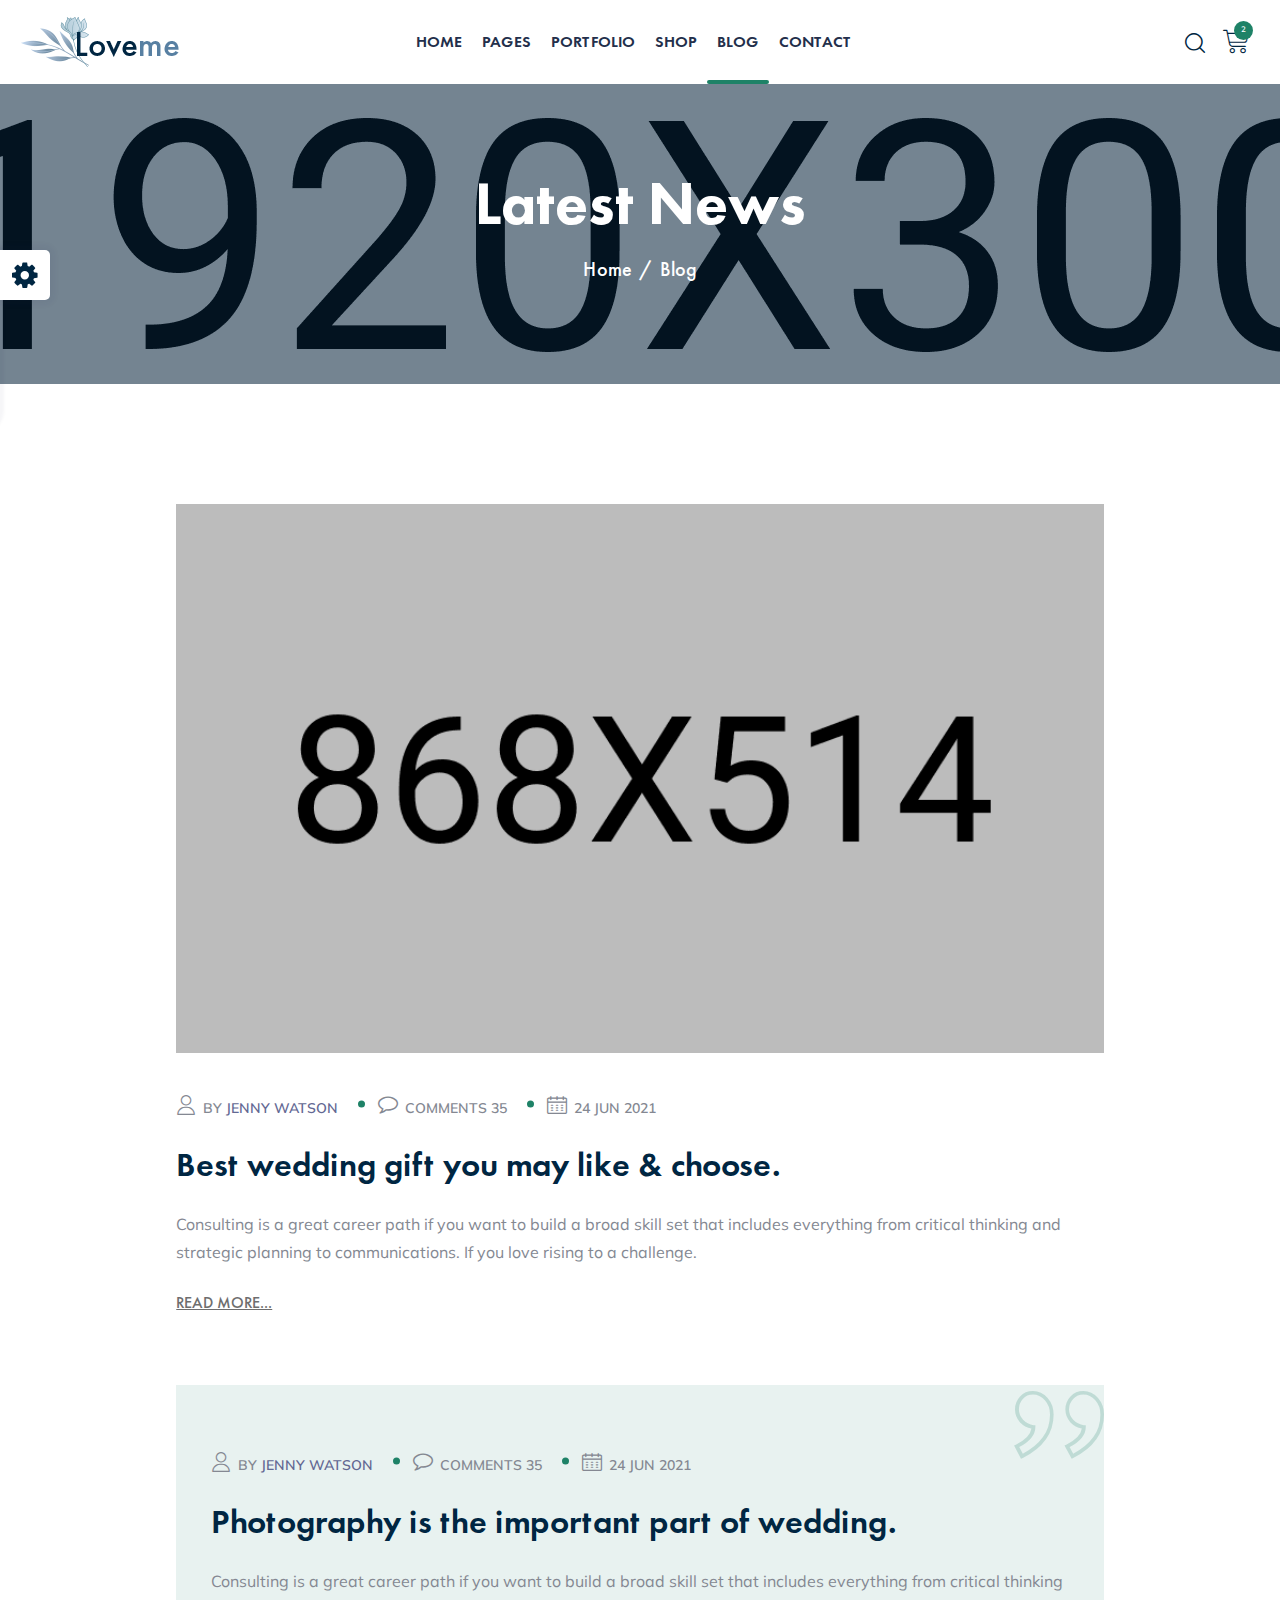
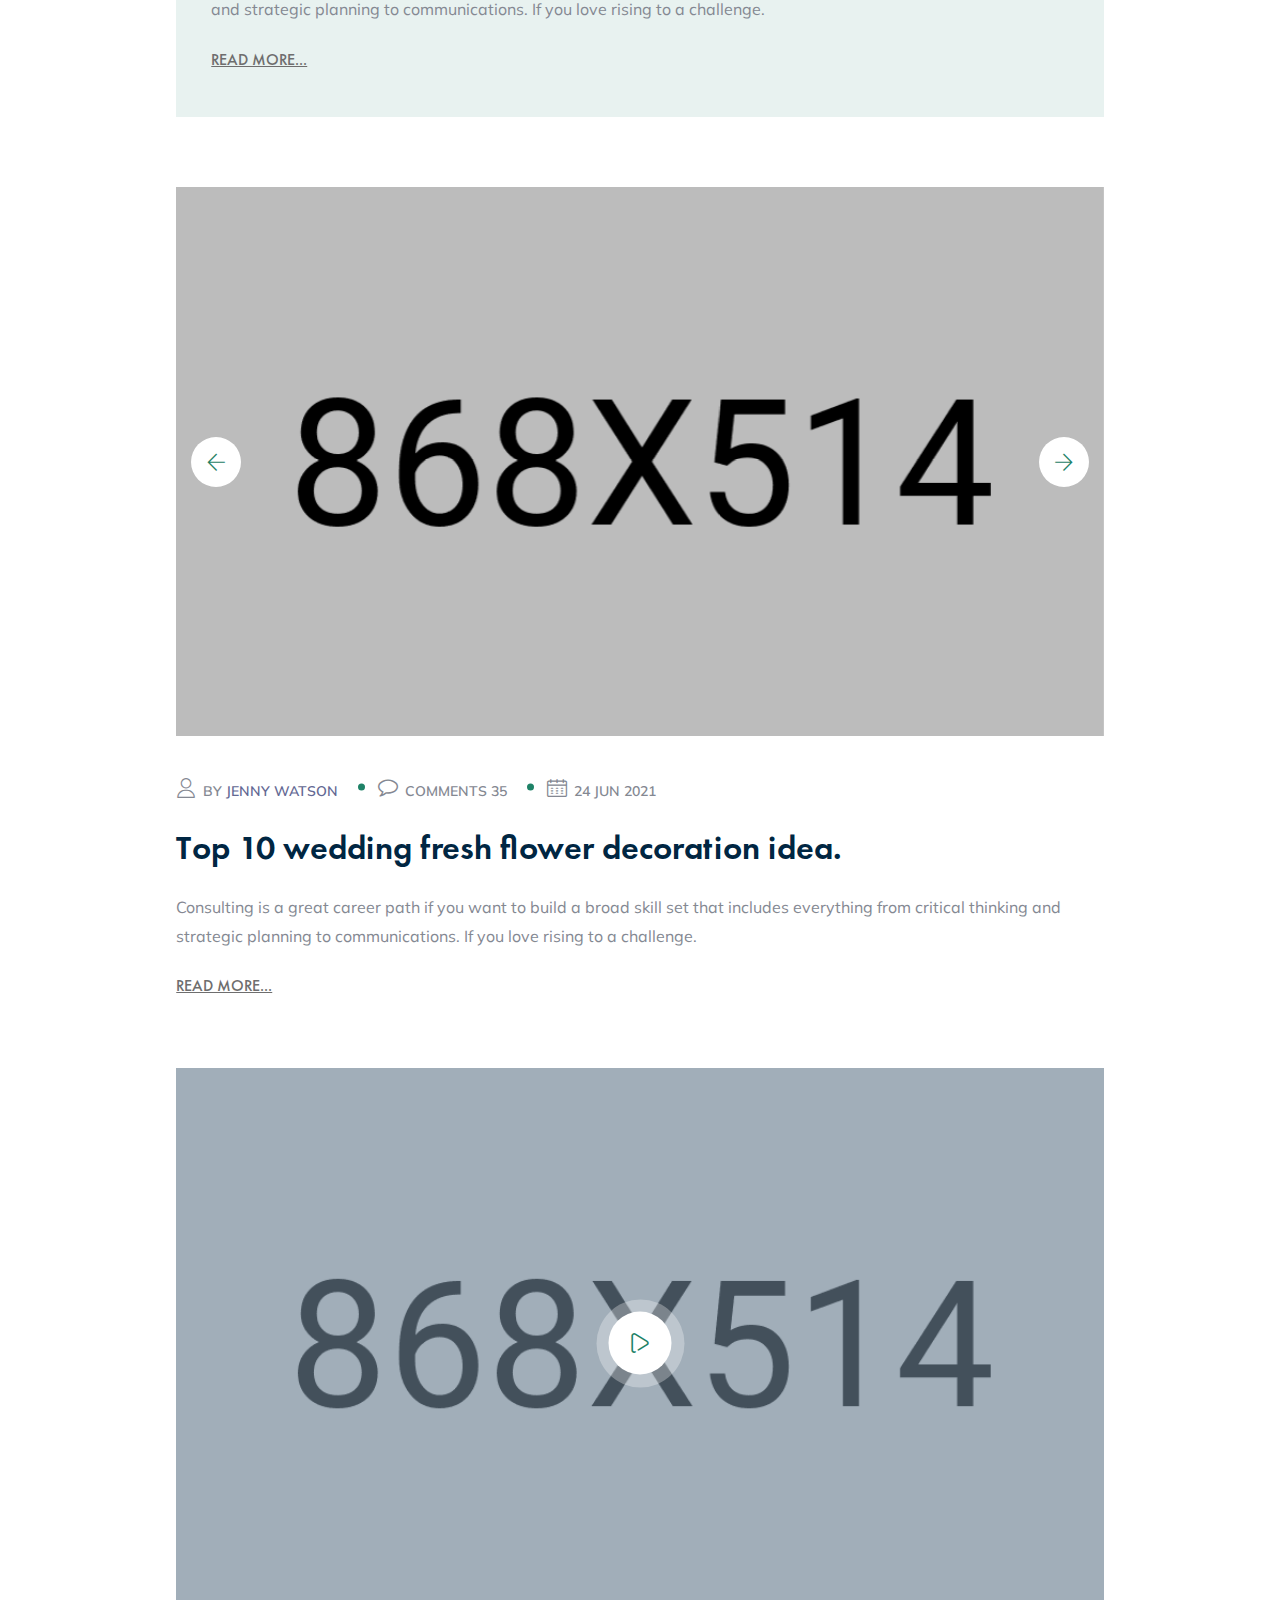
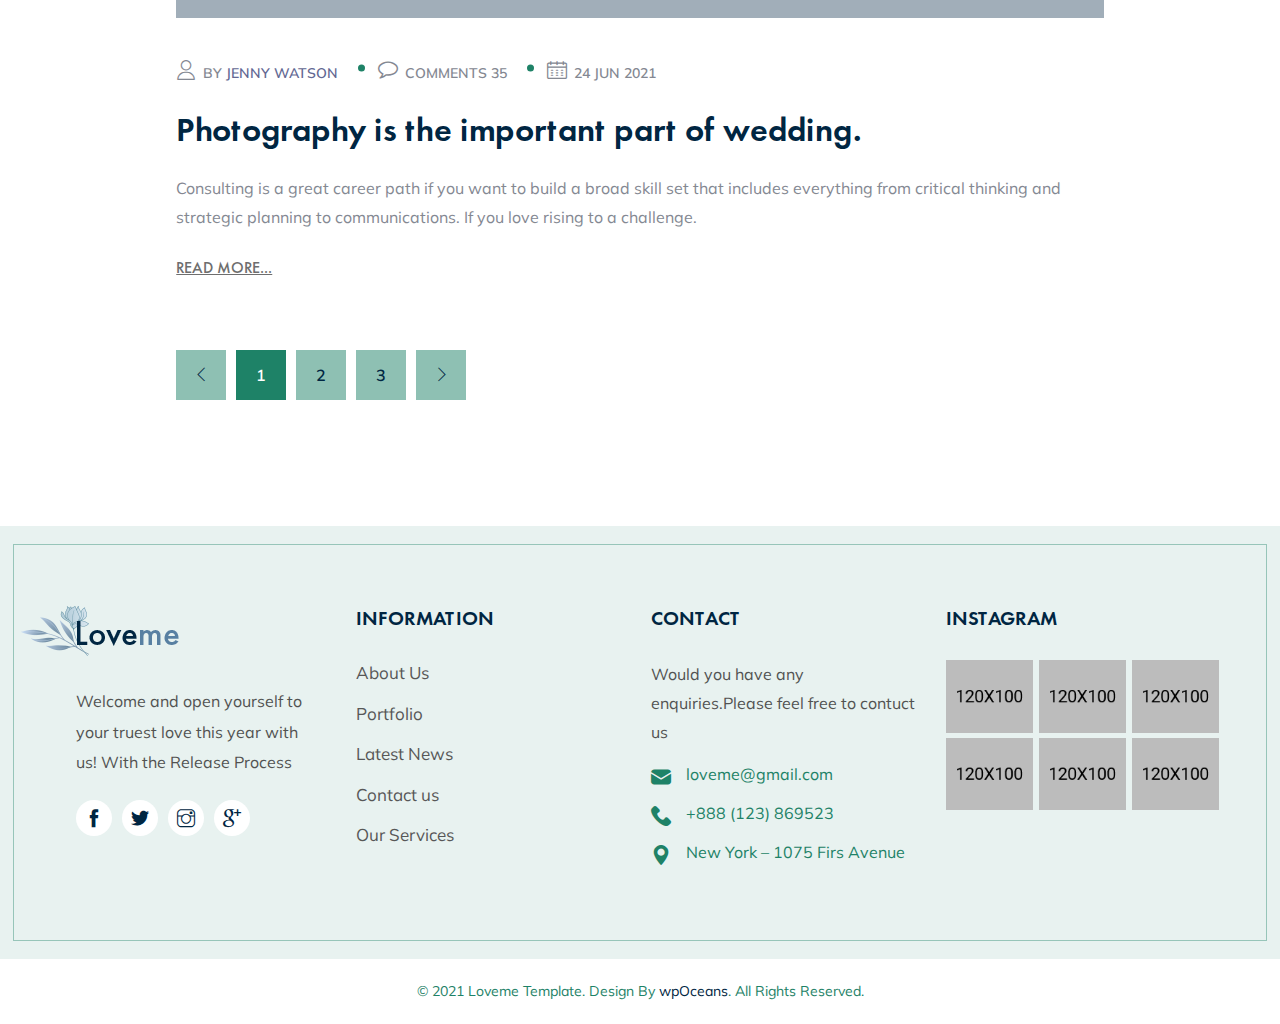
<file: blog-fullwidth.html>
<!DOCTYPE html>
<html lang="en">

<head>
    <meta charset="utf-8">
    <meta http-equiv="X-UA-Compatible" content="IE=edge">
    <meta name="viewport" content="width=device-width, initial-scale=1">
    <meta name="author" content="wpOceans">
    <link rel="shortcut icon" type="image/png" href="assets/images/favicon.png">
    <title> Loveme - Wedding & Wedding Planner HTML5 Template</title>
    <link href="assets/css/themify-icons.css" rel="stylesheet">
    <link href="assets/css/font-awesome.min.css" rel="stylesheet">
    <link href="assets/css/flaticon.css" rel="stylesheet">
    <link href="assets/css/bootstrap.min.css" rel="stylesheet">
    <link href="assets/css/magnific-popup.css" rel="stylesheet">
    <link href="assets/css/animate.css" rel="stylesheet">
    <link href="assets/css/owl.carousel.css" rel="stylesheet">
    <link href="assets/css/owl.theme.css" rel="stylesheet">
    <link href="assets/css/slick.css" rel="stylesheet">
    <link href="assets/css/slick-theme.css" rel="stylesheet">
    <link href="assets/css/swiper.min.css" rel="stylesheet">
    <link href="assets/css/nice-select.css" rel="stylesheet">
    <link href="assets/css/owl.transitions.css" rel="stylesheet">
    <link href="assets/css/jquery.fancybox.css" rel="stylesheet">
    <link href="assets/css/odometer-theme-default.css" rel="stylesheet">
    <link href="assets/css/style.css" rel="stylesheet">
</head>

<body>

    <!-- start page-wrapper -->
    <div class="page-wrapper">
        <!-- start preloader -->
        <div class="preloader">
            <div class="vertical-centered-box">
                <div class="content">
                    <div class="loader-circle"></div>
                    <div class="loader-line-mask">
                        <div class="loader-line"></div>
                    </div>
                    <img src="assets/images/favicon.png" alt="">
                </div>
            </div>
        </div>
        <!-- end preloader -->
        <!-- Start header -->
        <header id="header">
            <div class="wpo-site-header">
                <nav class="navigation navbar navbar-expand-lg navbar-light">
                    <div class="container-fluid">
                        <div class="row align-items-center">
                            <div class="col-lg-3 col-md-3 col-3 d-lg-none dl-block">
                                <div class="mobail-menu">
                                    <button type="button" class="navbar-toggler open-btn">
                                        <span class="sr-only">Toggle navigation</span>
                                        <span class="icon-bar first-angle"></span>
                                        <span class="icon-bar middle-angle"></span>
                                        <span class="icon-bar last-angle"></span>
                                    </button>
                                </div>
                            </div>
                            <div class="col-lg-2 col-md-6 col-6">
                                <div class="navbar-header">
                                    <a class="navbar-brand" href="index.html"><img src="assets/images/logo.png"
                                            alt=""></a>
                                </div>
                            </div>
                            <div class="col-lg-8 col-md-1 col-1">
                                <div id="navbar" class="collapse navbar-collapse navigation-holder">
                                    <button class="menu-close"><i class="ti-close"></i></button>
                                    <ul class="nav navbar-nav mb-2 mb-lg-0">
                                        <li class="menu-item-has-children">
                                            <a href="#">Home</a>
                                            <ul class="sub-menu">
                                                <li><a href="index.html">Main Home</a></li>
                                                <li><a href="index-2.html">Wedding Planner</a></li>
                                                <li><a href="index-3.html">Announcement S1</a></li>
                                                <li><a href="index-4.html">Announcement S2</a></li>
                                                <li><a href="index-5.html">Wedding Home</a></li>
                                                <li><a href="index-7.html">Shop Home</a></li>
                                                <li><a href="index-6.html">Invitation</a></li>
                                            </ul>
                                        </li>
                                        <li class="menu-item-has-children">
                                                <a href="#">Pages</a>
                                                <ul class="sub-menu">
                                                    <li><a href="about.html">About</a></li>
                                                    <li><a href="story.html">Our story</a></li>
                                                    <li><a href="accomodation.html">Accomodation</a></li>
                                                    <li><a href="rsvp.html">RSVP</a></li>
                                                    <li><a href="gallery.html">Gallery</a></li>
                                                    <li><a href="planner.html">Planners</a></li>
                                                    <li><a href="team-single.html">Planner Single</a></li>
                                                    <li><a href="groom-bride.html">Bridesmaid & Groomsman</a></li>
                                                    <li><a href="service.html">Serevice</a></li>
                                                    <li><a href="service-s2.html">Serevice S2</a></li>
                                                    <li><a href="service-single.html">Serevice Single</a></li>
                                                    <li><a href="pricing.html">Pricing</a></li>
                                                    <li class="menu-item-has-children">
                                                        <a href="#">Auth Pages</a>
                                                        <ul class="sub-menu">
                                                            <li><a href="login.html">Login</a>
                                                            </li>
                                                            <li><a href="register.html">Register</a></li>
                                                            <li><a href="forgot.html">Forgot Password</a></li>
                                                        </ul>
                                                    </li>
                                                    <li><a href="coming.html">Coming Soon</a></li>
                                                    <li><a href="404.html">404 Error</a></li>
                                                </ul>
                                            </li>
                                        <li class="menu-item-has-children">
                                            <a href="#">Portfolio</a>
                                            <ul class="sub-menu">
                                                <li><a href="portfolio-grid.html">Portfolio Grid</a></li>
                                                <li><a href="portfolio-mashonary.html">Portfolio Mashonary</a></li>
                                                <li><a href="portfolio-mashonary-s2.html">Portfolio Mashonary S2</a></li>
                                                <li><a href="portfolio-single.html">Portfolio Single</a></li>
                                            </ul>
                                        </li>
                                        <li class="menu-item-has-children">
                                            <a href="#">Shop</a>
                                            <ul class="sub-menu">
                                                <li><a href="shop.html">Shop</a></li>
                                                <li><a href="shop-single.html">Shop Single</a></li>
                                                <li><a href="cart.html">Cart</a></li>
                                                <li><a href="wishlist.html">Wishlist</a></li>
                                                <li><a href="checkout.html">Checkout</a></li>
                                            </ul>
                                        </li>
                                        <li class="menu-item-has-children">
                                            <a class="active" href="#">Blog</a>
                                            <ul class="sub-menu">
                                                <li><a href="blog.html">Blog right sidebar</a></li>
                                                <li><a href="blog-left-sidebar.html">Blog left sidebar</a></li>
                                                <li><a class="active" href="blog-fullwidth.html">Blog fullwidth</a></li>
                                                <li class="menu-item-has-children">
                                                    <a href="#">Blog details</a>
                                                    <ul class="sub-menu">
                                                        <li><a href="blog-single.html">Blog details right
                                                                sidebar</a>
                                                        </li>
                                                        <li><a href="blog-single-left-sidebar.html">Blog details
                                                                left
                                                                sidebar</a></li>
                                                        <li><a href="blog-single-fullwidth.html">Blog details
                                                                fullwidth</a></li>
                                                    </ul>
                                                </li>
                                            </ul>
                                        </li>
                                        <li><a href="contact.html">Contact</a></li>
                                    </ul>

                                </div><!-- end of nav-collapse -->
                            </div>
                            <div class="col-lg-2 col-md-2 col-2">
                                <div class="header-right">
                                    <div class="header-search-form-wrapper">
                                        <div class="cart-search-contact">
                                            <button class="search-toggle-btn"><i
                                                    class="fi flaticon-search"></i></button>
                                            <div class="header-search-form">
                                                <form>
                                                    <div>
                                                        <input type="text" class="form-control"
                                                            placeholder="Search here...">
                                                        <button type="submit"><i
                                                                class="fi flaticon-search"></i></button>
                                                    </div>
                                                </form>
                                            </div>
                                        </div>
                                    </div>
                                    <div class="mini-cart">
                                        <button class="cart-toggle-btn"> <i class="fi flaticon-shopping-cart"></i>
                                            <span class="cart-count">2</span></button>
                                        <div class="mini-cart-content">
                                            <button class="mini-cart-close"><i class="ti-close"></i></button>
                                            <div class="mini-cart-items">
                                                <div class="mini-cart-item clearfix">
                                                    <div class="mini-cart-item-image">
                                                        <a href="shop.html"><img
                                                                src="assets/images/shop/mini-cart/img-1.jpg"
                                                                alt></a>
                                                    </div>
                                                    <div class="mini-cart-item-des">
                                                        <a href="shop.html">Wedding Gown</a>
                                                        <span class="mini-cart-item-price">$20.15 x 1</span>
                                                        <span class="mini-cart-item-quantity"><a href="#"><i
                                                                    class="ti-close"></i></a></span>
                                                    </div>
                                                </div>
                                                <div class="mini-cart-item clearfix">
                                                    <div class="mini-cart-item-image">
                                                        <a href="shop.html"><img
                                                                src="assets/images/shop/mini-cart/img-2.jpg"
                                                                alt></a>
                                                    </div>
                                                    <div class="mini-cart-item-des">
                                                        <a href="shop.html">Bridal Flower</a>
                                                        <span class="mini-cart-item-price">$13.25 x 2</span>
                                                        <span class="mini-cart-item-quantity"><a href="#"><i
                                                                    class="ti-close"></i></a></span>
                                                    </div>
                                                </div>
                                            </div>
                                            <div class="mini-cart-action clearfix">
                                                <span class="mini-checkout-price">Subtotal:
                                                    <span>$215.14</span></span>
                                                <div class="mini-btn">
                                                    <a href="checkout.html" class="view-cart-btn s1">Checkout</a>
                                                    <a href="cart.html" class="view-cart-btn">View Cart</a>
                                                </div>
                                            </div>
                                        </div>
                                    </div>
                                </div>
                            </div>
                        </div>
                    </div><!-- end of container -->
                </nav>
            </div>
        </header>
        <!-- end of header -->
        <!-- start wpo-page-title -->
        <section class="wpo-page-title">
            <div class="container">
                <div class="row">
                    <div class="col col-xs-12">
                        <div class="wpo-breadcumb-wrap">
                            <h2>Latest News</h2>
                            <ol class="wpo-breadcumb-wrap">
                                <li><a href="index.html">Home</a></li>
                                <li>Blog</li>
                            </ol>
                        </div>
                    </div>
                </div> <!-- end row -->
            </div> <!-- end container -->
        </section>
        <!-- end page-title -->

        <!-- start wpo-blog-pg-section -->
        <section class="wpo-blog-pg-section section-padding">
            <div class="container">
                <div class="row">
                    <div class="col col-lg-10 offset-lg-1">
                        <div class="wpo-blog-content">
                            <div class="post format-standard-image">
                                <div class="entry-media">
                                    <img src="assets/images/blog/img-4.jpg" alt>
                                </div>
                                <div class="entry-meta">
                                    <ul>
                                        <li><i class="fi flaticon-user"></i> By <a href="#">Jenny Watson</a> </li>
                                        <li><i class="fi flaticon-comment-white-oval-bubble"></i> Comments 35 </li>
                                        <li><i class="fi flaticon-calendar-1"></i> 24 Jun 2021</li>
                                    </ul>
                                </div>
                                <div class="entry-details">
                                    <h3><a href="blog-single.html">Best wedding gift you may like & choose.</a></h3>
                                    <p>Consulting is a great career path if you want to build a broad skill set that includes everything from critical thinking and strategic planning to communications. If you love rising to a challenge.</p>
                                    <a href="blog-single.html" class="read-more">READ MORE...</a>
                                </div>
                            </div>
                            <div class="post format-standard">
                                <div class="entry-meta">
                                    <ul>
                                        <li><i class="fi flaticon-user"></i> By <a href="#">Jenny Watson</a> </li>
                                        <li><i class="fi flaticon-comment-white-oval-bubble"></i> Comments 35 </li>
                                        <li><i class="fi flaticon-calendar-1"></i> 24 Jun 2021</li>
                                    </ul>
                                </div>
                                <div class="entry-details">
                                    <h3><a href="blog-single.html">Photography is the important part of wedding.</a></h3>
                                    <p>Consulting is a great career path if you want to build a broad skill set that includes everything from critical thinking and strategic planning to communications. If you love rising to a challenge.</p>
                                    <a href="blog-single.html" class="read-more">READ MORE...</a>
                                </div>
                            </div>
                            
                            <div class="post format-gallery">
                                <div class="entry-media">
                                    <div class="post-slider owl-carousel">
                                        <img src="assets/images/blog/img-5.jpg" alt>
                                        <img src="assets/images/blog/img-4.jpg" alt>
                                    </div>

                                </div>
                                <div class="entry-meta">
                                    <ul>
                                        <li><i class="fi flaticon-user"></i> By <a href="#">Jenny Watson</a> </li>
                                        <li><i class="fi flaticon-comment-white-oval-bubble"></i> Comments 35 </li>
                                        <li><i class="fi flaticon-calendar-1"></i> 24 Jun 2021</li>
                                    </ul>
                                </div>
                                <div class="entry-details">
                                    <h3><a href="blog-single.html">Top 10 wedding fresh flower decoration idea.</a></h3>
                                    <p>Consulting is a great career path if you want to build a broad skill set that includes everything from critical thinking and strategic planning to communications. If you love rising to a challenge.</p>
                                    <a href="blog-single.html" class="read-more">READ MORE...</a>
                                </div>
                            </div>
                            <div class="post format-video">
                                <div class="entry-media video-holder">
                                    <img src="assets/images/blog/img-6.jpg" alt>
                                    <a href="https://www.youtube.com/embed/teLhLLlhfzc" class="video-btn" data-type="iframe">
                                        <i class="fi flaticon-play"></i>
                                    </a>

                                </div>
                                <div class="entry-meta">
                                    <ul>
                                        <li><i class="fi flaticon-user"></i> By <a href="#">Jenny Watson</a> </li>
                                        <li><i class="fi flaticon-comment-white-oval-bubble"></i> Comments 35 </li>
                                        <li><i class="fi flaticon-calendar-1"></i> 24 Jun 2021</li>
                                    </ul>
                                </div>
                                <div class="entry-details">
                                    <h3><a href="blog-single.html">Photography is the important part of wedding.</a></h3>
                                    <p>Consulting is a great career path if you want to build a broad skill set that includes everything from critical thinking and strategic planning to communications. If you love rising to a challenge.</p>
                                    <a href="blog-single.html" class="read-more">READ MORE...</a>
                                </div>
                            </div>
                            <div class="pagination-wrapper pagination-wrapper-left">
                                <ul class="pg-pagination">
                                    <li>
                                        <a href="#" aria-label="Previous">
                                            <i class="fi ti-angle-left"></i>
                                        </a>
                                    </li>
                                    <li class="active"><a href="#">1</a></li>
                                    <li><a href="#">2</a></li>
                                    <li><a href="#">3</a></li>
                                    <li>
                                        <a href="#" aria-label="Next">
                                            <i class="fi ti-angle-right"></i>
                                        </a>
                                    </li>
                                </ul>
                            </div>
                        </div>
                    </div>
                </div>
            </div> <!-- end container -->
        </section>
        <!-- end wpo-blog-pg-section -->


        <!-- start of wpo-site-footer-section -->
        <footer class="wpo-site-footer">
            <div class="wpo-upper-footer">
                <div class="container-fluid">
                    <div class="row">
                        <div class="col col-xl-3 col-lg-4 col-md-6 col-sm-12 col-12">
                            <div class="widget about-widget">
                                <div class="logo widget-title">
                                    <img src="assets/images/logo.png" alt="blog">
                                </div>
                                <p>Welcome and open yourself to your truest love this year with us! With the Release
                                    Process</p>
                                <ul>
                                    <li>
                                        <a href="#">
                                            <i class="ti-facebook"></i>
                                        </a>
                                    </li>
                                    <li>
                                        <a href="#">
                                            <i class="ti-twitter-alt"></i>
                                        </a>
                                    </li>
                                    <li>
                                        <a href="#">
                                            <i class="ti-instagram"></i>
                                        </a>
                                    </li>
                                    <li>
                                        <a href="#">
                                            <i class="ti-google"></i>
                                        </a>
                                    </li>
                                </ul>
                            </div>
                        </div>
                        <div class="col col-xl-3  col-lg-4 col-md-6 col-sm-12 col-12">
                            <div class="widget link-widget">
                                <div class="widget-title">
                                    <h3>Information</h3>
                                </div>
                                <ul>
                                    <li><a href="about.html">About Us</a></li>
                                    <li><a href="portfolio.html">Portfolio</a></li>
                                    <li><a href="blog.html">Latest News</a></li>
                                    <li><a href="contact.html">Contact us</a></li>
                                    <li><a href="service.html">Our Services</a></li>
                                </ul>
                            </div>
                        </div>
                        <div class="col col-xl-3  col-lg-4 col-md-6 col-sm-12 col-12">
                            <div class="widget wpo-service-link-widget">
                                <div class="widget-title">
                                    <h3>Contact </h3>
                                </div>
                                <div class="contact-ft">
                                    <p>Would you have any enquiries.Please feel free to contuct us</p>
                                    <ul>
                                        <li><i class="fi flaticon-email"></i>loveme@gmail.com</li>
                                        <li><i class="fi flaticon-phone-call"></i>+888 (123) 869523</li>
                                        <li><i class="fi flaticon-maps-and-flags"></i>New York – 1075 Firs Avenue
                                        </li>
                                    </ul>
                                </div>
                            </div>
                        </div>

                        <div class="col col-xl-3  col-lg-4 col-md-6 col-sm-12 col-12">
                            <div class="widget instagram">
                                <div class="widget-title">
                                    <h3>Instagram</h3>
                                </div>
                                <ul class="d-flex">
                                    <li><a href="portfolio-single.html"><img src="assets/images/instragram/1.jpg"
                                                alt=""></a></li>
                                    <li><a href="portfolio-single.html"><img src="assets/images/instragram/2.jpg"
                                                alt=""></a></li>
                                    <li><a href="portfolio-single.html"><img src="assets/images/instragram/3.jpg"
                                                alt=""></a></li>
                                    <li><a href="portfolio-single.html"><img src="assets/images/instragram/4.jpg"
                                                alt=""></a></li>
                                    <li><a href="portfolio-single.html"><img src="assets/images/instragram/5.jpg"
                                                alt=""></a></li>
                                    <li><a href="portfolio-single.html"><img src="assets/images/instragram/6.jpg"
                                                alt=""></a></li>
                                </ul>
                            </div>
                        </div>
                    </div>
                </div> <!-- end container -->
            </div>
            <div class="wpo-lower-footer">
                <div class="container">
                    <div class="row">
                        <div class="col col-xs-12">
                            <p class="copyright"> &copy; 2021 Loveme Template. Design By <a
                                    href="index.html">wpOceans</a>. All Rights Reserved.</p>
                        </div>
                    </div>
                </div>
            </div>
        </footer>
        <!-- end of wpo-site-footer-section -->

        
    <!-- color-switcher -->
        <div class="color-switcher-wrap">
            <div class="color-switcher-item">
                <div class="color-toggle-btn">
                    <i class="fa fa-cog"></i>
                </div>
                <ul id="switcher">
                    <li class="btn btn1" id="Button1"></li>
                    <li class="btn btn2" id="Button2"></li>
                    <li class="btn btn3" id="Button3"></li>
                    <li class="btn btn4" id="Button4"></li>
                    <li class="btn btn5" id="Button5"></li>
                    <li class="btn btn6" id="Button6"></li>
                    <li class="btn btn7" id="Button7"></li>
                    <li class="btn btn8" id="Button8"></li>
                    <li class="btn btn9" id="Button9"></li>
                    <li class="btn btn10" id="Button10"></li>
                    <li class="btn btn11" id="Button11"></li>
                    <li class="btn btn12" id="Button12"></li>
                </ul>
            </div>
        </div>

    </div>
    <!-- end of page-wrapper -->

    <!-- All JavaScript files
    ================================================== -->
    <script src="assets/js/jquery.min.js"></script>
    <script src="assets/js/bootstrap.bundle.min.js"></script>
    <!-- Plugins for this template -->
    <script src="assets/js/modernizr.custom.js"></script>
    <script src="assets/js/jquery.dlmenu.js"></script>
    <script src="assets/js/jquery-plugin-collection.js"></script>
    <!-- Custom script for this template -->
    <script src="assets/js/script.js"></script>
</body>

</html>
</file>
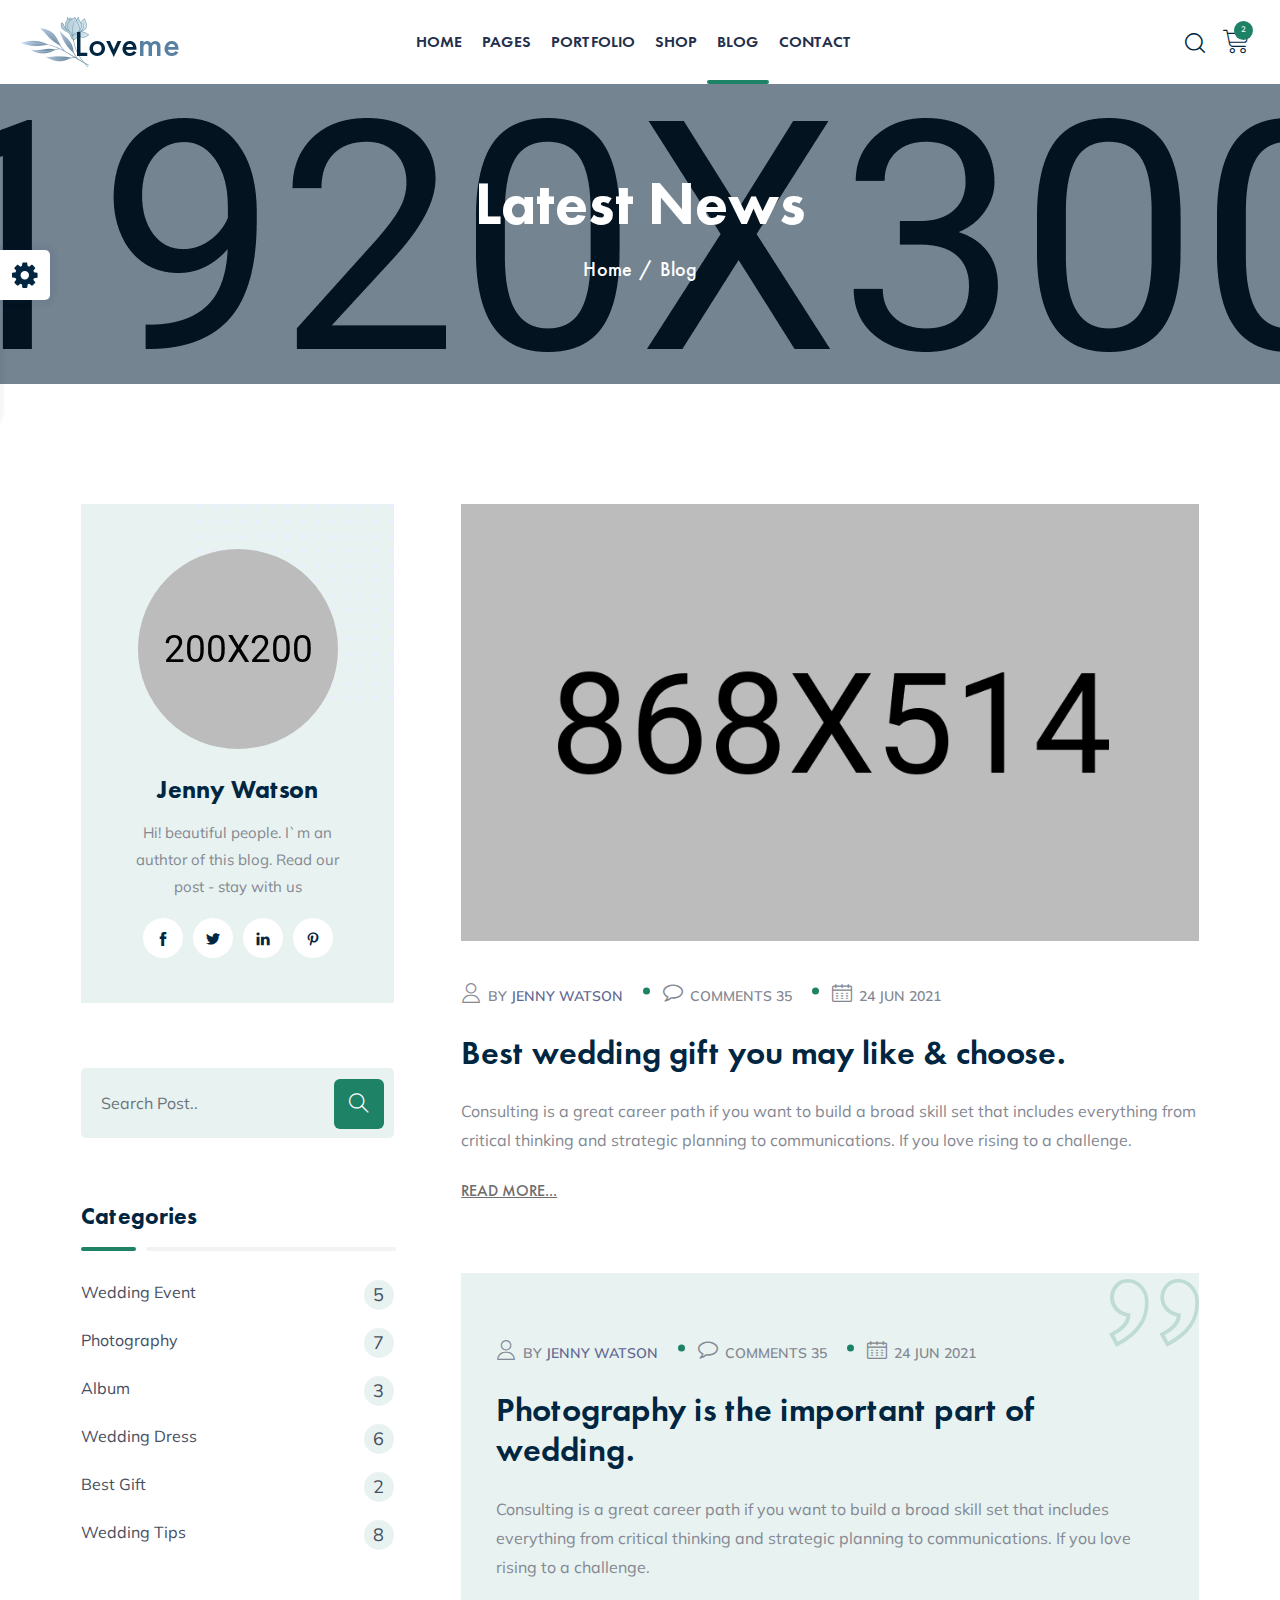
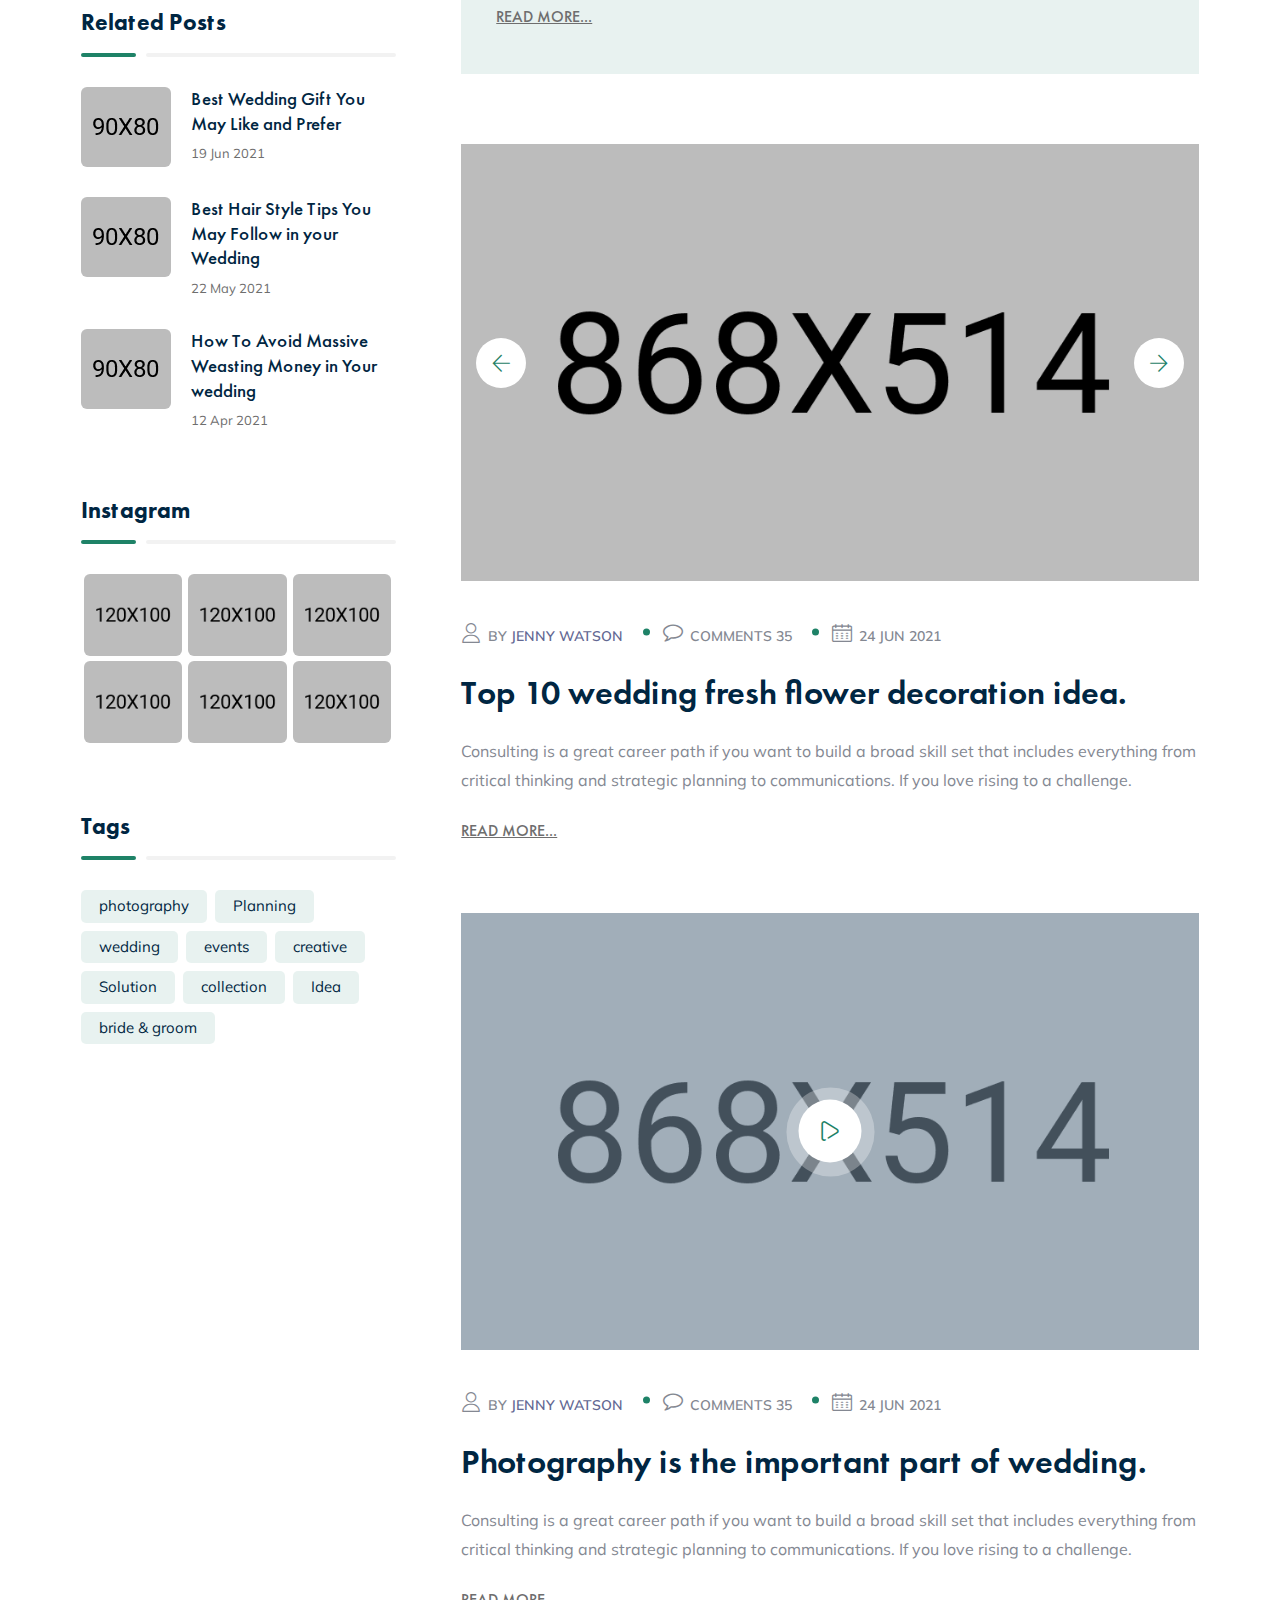
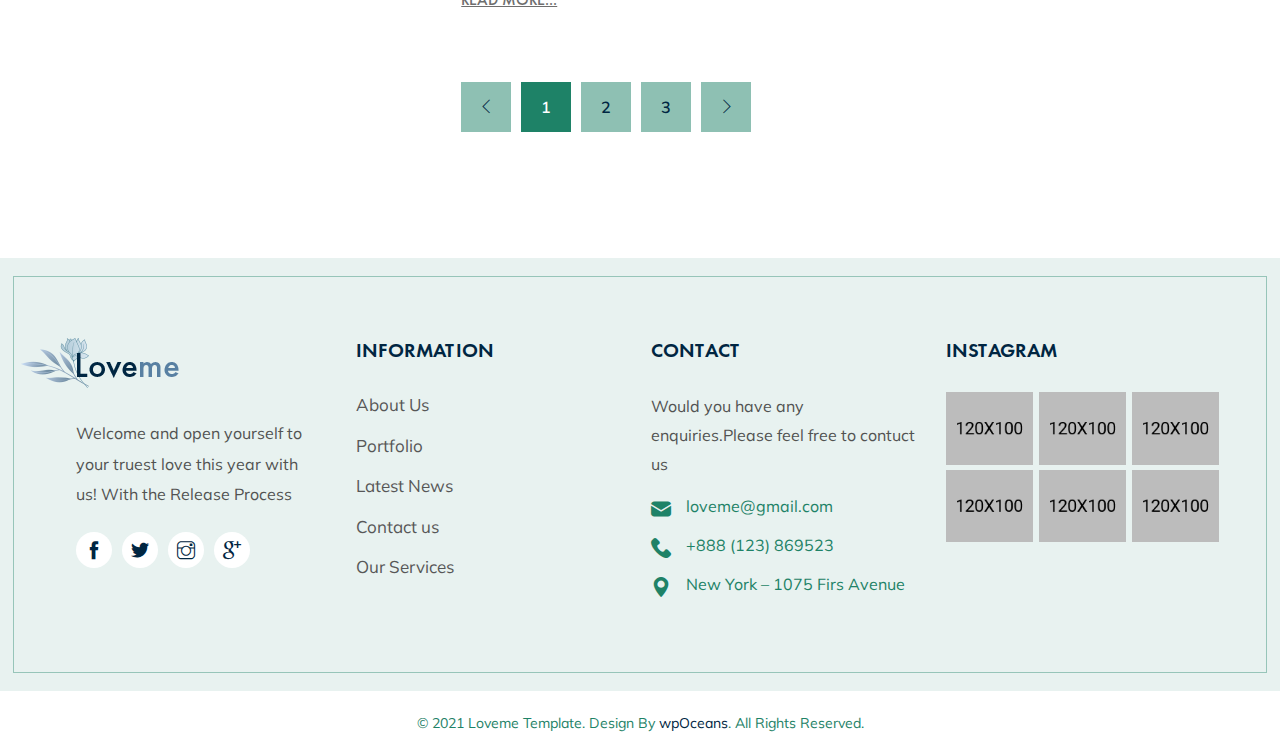
<file: blog-left-sidebar.html>
<!DOCTYPE html>
<html lang="en">

<head>
    <meta charset="utf-8">
    <meta http-equiv="X-UA-Compatible" content="IE=edge">
    <meta name="viewport" content="width=device-width, initial-scale=1">
    <meta name="author" content="wpOceans">
    <link rel="shortcut icon" type="image/png" href="assets/images/favicon.png">
    <title> Loveme - Wedding & Wedding Planner HTML5 Template</title>
    <link href="assets/css/themify-icons.css" rel="stylesheet">
    <link href="assets/css/font-awesome.min.css" rel="stylesheet">
    <link href="assets/css/flaticon.css" rel="stylesheet">
    <link href="assets/css/bootstrap.min.css" rel="stylesheet">
    <link href="assets/css/magnific-popup.css" rel="stylesheet">
    <link href="assets/css/animate.css" rel="stylesheet">
    <link href="assets/css/owl.carousel.css" rel="stylesheet">
    <link href="assets/css/owl.theme.css" rel="stylesheet">
    <link href="assets/css/slick.css" rel="stylesheet">
    <link href="assets/css/slick-theme.css" rel="stylesheet">
    <link href="assets/css/swiper.min.css" rel="stylesheet">
    <link href="assets/css/nice-select.css" rel="stylesheet">
    <link href="assets/css/owl.transitions.css" rel="stylesheet">
    <link href="assets/css/jquery.fancybox.css" rel="stylesheet">
    <link href="assets/css/odometer-theme-default.css" rel="stylesheet">
    <link href="assets/css/style.css" rel="stylesheet">
</head>

<body>

    <!-- start page-wrapper -->
    <div class="page-wrapper">
        <!-- start preloader -->
        <div class="preloader">
            <div class="vertical-centered-box">
                <div class="content">
                    <div class="loader-circle"></div>
                    <div class="loader-line-mask">
                        <div class="loader-line"></div>
                    </div>
                    <img src="assets/images/favicon.png" alt="">
                </div>
            </div>
        </div>
        <!-- end preloader -->
        <!-- Start header -->
        <header id="header">
            <div class="wpo-site-header">
                <nav class="navigation navbar navbar-expand-lg navbar-light">
                    <div class="container-fluid">
                        <div class="row align-items-center">
                            <div class="col-lg-3 col-md-3 col-3 d-lg-none dl-block">
                                <div class="mobail-menu">
                                    <button type="button" class="navbar-toggler open-btn">
                                        <span class="sr-only">Toggle navigation</span>
                                        <span class="icon-bar first-angle"></span>
                                        <span class="icon-bar middle-angle"></span>
                                        <span class="icon-bar last-angle"></span>
                                    </button>
                                </div>
                            </div>
                            <div class="col-lg-2 col-md-6 col-6">
                                <div class="navbar-header">
                                    <a class="navbar-brand" href="index.html"><img src="assets/images/logo.png"
                                            alt=""></a>
                                </div>
                            </div>
                            <div class="col-lg-8 col-md-1 col-1">
                                <div id="navbar" class="collapse navbar-collapse navigation-holder">
                                    <button class="menu-close"><i class="ti-close"></i></button>
                                    <ul class="nav navbar-nav mb-2 mb-lg-0">
                                        <li class="menu-item-has-children">
                                            <a href="#">Home</a>
                                            <ul class="sub-menu">
                                                <li><a href="index.html">Main Home</a></li>
                                                <li><a href="index-2.html">Wedding Planner</a></li>
                                                <li><a href="index-3.html">Announcement S1</a></li>
                                                <li><a href="index-4.html">Announcement S2</a></li>
                                                <li><a href="index-5.html">Wedding Home</a></li>
                                                <li><a href="index-7.html">Shop Home</a></li>
                                                <li><a href="index-6.html">Invitation</a></li>
                                            </ul>
                                        </li>
                                        <li class="menu-item-has-children">
                                                <a href="#">Pages</a>
                                                <ul class="sub-menu">
                                                    <li><a href="about.html">About</a></li>
                                                    <li><a href="story.html">Our story</a></li>
                                                    <li><a href="accomodation.html">Accomodation</a></li>
                                                    <li><a href="rsvp.html">RSVP</a></li>
                                                    <li><a href="gallery.html">Gallery</a></li>
                                                    <li><a href="planner.html">Planners</a></li>
                                                    <li><a href="team-single.html">Planner Single</a></li>
                                                    <li><a href="groom-bride.html">Bridesmaid & Groomsman</a></li>
                                                    <li><a href="service.html">Serevice</a></li>
                                                    <li><a href="service-s2.html">Serevice S2</a></li>
                                                    <li><a href="service-single.html">Serevice Single</a></li>
                                                    <li><a href="pricing.html">Pricing</a></li>
                                                    <li class="menu-item-has-children">
                                                        <a href="#">Auth Pages</a>
                                                        <ul class="sub-menu">
                                                            <li><a href="login.html">Login</a>
                                                            </li>
                                                            <li><a href="register.html">Register</a></li>
                                                            <li><a href="forgot.html">Forgot Password</a></li>
                                                        </ul>
                                                    </li>
                                                    <li><a href="coming.html">Coming Soon</a></li>
                                                    <li><a href="404.html">404 Error</a></li>
                                                </ul>
                                            </li>
                                        <li class="menu-item-has-children">
                                            <a href="#">Portfolio</a>
                                            <ul class="sub-menu">
                                                <li><a href="portfolio-grid.html">Portfolio Grid</a></li>
                                                <li><a href="portfolio-mashonary.html">Portfolio Mashonary</a></li>
                                                <li><a href="portfolio-mashonary-s2.html">Portfolio Mashonary S2</a></li>
                                                <li><a href="portfolio-single.html">Portfolio Single</a></li>
                                            </ul>
                                        </li>
                                        <li class="menu-item-has-children">
                                            <a href="#">Shop</a>
                                            <ul class="sub-menu">
                                                <li><a href="shop.html">Shop</a></li>
                                                <li><a href="shop-single.html">Shop Single</a></li>
                                                <li><a href="cart.html">Cart</a></li>
                                                <li><a href="wishlist.html">Wishlist</a></li>
                                                <li><a href="checkout.html">Checkout</a></li>
                                            </ul>
                                        </li>
                                        <li class="menu-item-has-children">
                                            <a class="active" href="#">Blog</a>
                                            <ul class="sub-menu">
                                                <li><a href="blog.html">Blog right sidebar</a></li>
                                                <li><a class="active" href="blog-left-sidebar.html">Blog left sidebar</a></li>
                                                <li><a href="blog-fullwidth.html">Blog fullwidth</a></li>
                                                <li class="menu-item-has-children">
                                                    <a href="#">Blog details</a>
                                                    <ul class="sub-menu">
                                                        <li><a href="blog-single.html">Blog details right
                                                                sidebar</a>
                                                        </li>
                                                        <li><a href="blog-single-left-sidebar.html">Blog details
                                                                left
                                                                sidebar</a></li>
                                                        <li><a href="blog-single-fullwidth.html">Blog details
                                                                fullwidth</a></li>
                                                    </ul>
                                                </li>
                                            </ul>
                                        </li>
                                        <li><a href="contact.html">Contact</a></li>
                                    </ul>

                                </div><!-- end of nav-collapse -->
                            </div>
                            <div class="col-lg-2 col-md-2 col-2">
                                <div class="header-right">
                                    <div class="header-search-form-wrapper">
                                        <div class="cart-search-contact">
                                            <button class="search-toggle-btn"><i
                                                    class="fi flaticon-search"></i></button>
                                            <div class="header-search-form">
                                                <form>
                                                    <div>
                                                        <input type="text" class="form-control"
                                                            placeholder="Search here...">
                                                        <button type="submit"><i
                                                                class="fi flaticon-search"></i></button>
                                                    </div>
                                                </form>
                                            </div>
                                        </div>
                                    </div>
                                    <div class="mini-cart">
                                        <button class="cart-toggle-btn"> <i class="fi flaticon-shopping-cart"></i>
                                            <span class="cart-count">2</span></button>
                                        <div class="mini-cart-content">
                                            <button class="mini-cart-close"><i class="ti-close"></i></button>
                                            <div class="mini-cart-items">
                                                <div class="mini-cart-item clearfix">
                                                    <div class="mini-cart-item-image">
                                                        <a href="shop.html"><img
                                                                src="assets/images/shop/mini-cart/img-1.jpg"
                                                                alt></a>
                                                    </div>
                                                    <div class="mini-cart-item-des">
                                                        <a href="shop.html">Wedding Gown</a>
                                                        <span class="mini-cart-item-price">$20.15 x 1</span>
                                                        <span class="mini-cart-item-quantity"><a href="#"><i
                                                                    class="ti-close"></i></a></span>
                                                    </div>
                                                </div>
                                                <div class="mini-cart-item clearfix">
                                                    <div class="mini-cart-item-image">
                                                        <a href="shop.html"><img
                                                                src="assets/images/shop/mini-cart/img-2.jpg"
                                                                alt></a>
                                                    </div>
                                                    <div class="mini-cart-item-des">
                                                        <a href="shop.html">Bridal Flower</a>
                                                        <span class="mini-cart-item-price">$13.25 x 2</span>
                                                        <span class="mini-cart-item-quantity"><a href="#"><i
                                                                    class="ti-close"></i></a></span>
                                                    </div>
                                                </div>
                                            </div>
                                            <div class="mini-cart-action clearfix">
                                                <span class="mini-checkout-price">Subtotal:
                                                    <span>$215.14</span></span>
                                                <div class="mini-btn">
                                                    <a href="checkout.html" class="view-cart-btn s1">Checkout</a>
                                                    <a href="cart.html" class="view-cart-btn">View Cart</a>
                                                </div>
                                            </div>
                                        </div>
                                    </div>
                                </div>
                            </div>
                        </div>
                    </div><!-- end of container -->
                </nav>
            </div>
        </header>
        <!-- end of header -->
        <!-- start wpo-page-title -->
        <section class="wpo-page-title">
            <div class="container">
                <div class="row">
                    <div class="col col-xs-12">
                        <div class="wpo-breadcumb-wrap">
                            <h2>Latest News</h2>
                            <ol class="wpo-breadcumb-wrap">
                                <li><a href="index.html">Home</a></li>
                                <li>Blog</li>
                            </ol>
                        </div>
                    </div>
                </div> <!-- end row -->
            </div> <!-- end container -->
        </section>
        <!-- end page-title -->

        <!-- start wpo-blog-pg-section -->
        <section class="wpo-blog-pg-section blog-pg-left-sidebar section-padding">
            <div class="container">
                <div class="row">
                    <div class="col col-lg-8 order-lg-2">
                        <div class="wpo-blog-content">
                            <div class="post format-standard-image">
                                <div class="entry-media">
                                    <img src="assets/images/blog/img-4.jpg" alt>
                                </div>
                                <div class="entry-meta">
                                    <ul>
                                        <li><i class="fi flaticon-user"></i> By <a href="#">Jenny Watson</a> </li>
                                        <li><i class="fi flaticon-comment-white-oval-bubble"></i> Comments 35 </li>
                                        <li><i class="fi flaticon-calendar-1"></i> 24 Jun 2021</li>
                                    </ul>
                                </div>
                                <div class="entry-details">
                                    <h3><a href="blog-single.html">Best wedding gift you may like & choose.</a></h3>
                                    <p>Consulting is a great career path if you want to build a broad skill set that includes everything from critical thinking and strategic planning to communications. If you love rising to a challenge.</p>
                                    <a href="blog-single.html" class="read-more">READ MORE...</a>
                                </div>
                            </div>
                            <div class="post format-standard">
                                <div class="entry-meta">
                                    <ul>
                                        <li><i class="fi flaticon-user"></i> By <a href="#">Jenny Watson</a> </li>
                                        <li><i class="fi flaticon-comment-white-oval-bubble"></i> Comments 35 </li>
                                        <li><i class="fi flaticon-calendar-1"></i> 24 Jun 2021</li>
                                    </ul>
                                </div>
                                <div class="entry-details">
                                    <h3><a href="blog-single.html">Photography is the important part of wedding.</a></h3>
                                    <p>Consulting is a great career path if you want to build a broad skill set that includes everything from critical thinking and strategic planning to communications. If you love rising to a challenge.</p>
                                    <a href="blog-single.html" class="read-more">READ MORE...</a>
                                </div>
                            </div>
                            
                            <div class="post format-gallery">
                                <div class="entry-media">
                                    <div class="post-slider owl-carousel">
                                        <img src="assets/images/blog/img-5.jpg" alt>
                                        <img src="assets/images/blog/img-4.jpg" alt>
                                    </div>

                                </div>
                                <div class="entry-meta">
                                    <ul>
                                        <li><i class="fi flaticon-user"></i> By <a href="#">Jenny Watson</a> </li>
                                        <li><i class="fi flaticon-comment-white-oval-bubble"></i> Comments 35 </li>
                                        <li><i class="fi flaticon-calendar-1"></i> 24 Jun 2021</li>
                                    </ul>
                                </div>
                                <div class="entry-details">
                                    <h3><a href="blog-single.html">Top 10 wedding fresh flower decoration idea.</a></h3>
                                    <p>Consulting is a great career path if you want to build a broad skill set that includes everything from critical thinking and strategic planning to communications. If you love rising to a challenge.</p>
                                    <a href="blog-single.html" class="read-more">READ MORE...</a>
                                </div>
                            </div>
                            <div class="post format-video">
                                <div class="entry-media video-holder">
                                    <img src="assets/images/blog/img-6.jpg" alt>
                                    <a href="https://www.youtube.com/embed/teLhLLlhfzc" class="video-btn" data-type="iframe">
                                        <i class="fi flaticon-play"></i>
                                    </a>

                                </div>
                                <div class="entry-meta">
                                    <ul>
                                        <li><i class="fi flaticon-user"></i> By <a href="#">Jenny Watson</a> </li>
                                        <li><i class="fi flaticon-comment-white-oval-bubble"></i> Comments 35 </li>
                                        <li><i class="fi flaticon-calendar-1"></i> 24 Jun 2021</li>
                                    </ul>
                                </div>
                                <div class="entry-details">
                                    <h3><a href="blog-single.html">Photography is the important part of wedding.</a></h3>
                                    <p>Consulting is a great career path if you want to build a broad skill set that includes everything from critical thinking and strategic planning to communications. If you love rising to a challenge.</p>
                                    <a href="blog-single.html" class="read-more">READ MORE...</a>
                                </div>
                            </div>
                            <div class="pagination-wrapper pagination-wrapper-left">
                                <ul class="pg-pagination">
                                    <li>
                                        <a href="#" aria-label="Previous">
                                            <i class="fi ti-angle-left"></i>
                                        </a>
                                    </li>
                                    <li class="active"><a href="#">1</a></li>
                                    <li><a href="#">2</a></li>
                                    <li><a href="#">3</a></li>
                                    <li>
                                        <a href="#" aria-label="Next">
                                            <i class="fi ti-angle-right"></i>
                                        </a>
                                    </li>
                                </ul>
                            </div>
                        </div>
                    </div>
                    <div class="col col-lg-4 order-lg-1">
                        <div class="blog-sidebar">
                            <div class="widget about-widget">
                                <div class="img-holder">
                                    <img src="assets/images/blog/about-widget.jpg" alt>
                                </div>
                                <h4>Jenny Watson</h4>
                                <p>Hi! beautiful people. I`m an authtor of this blog. Read our post - stay with us</p>
                                <div class="social">
                                    <ul class="clearfix">
                                        <li><a href="#"><i class="ti-facebook"></i></a></li>
                                        <li><a href="#"><i class="ti-twitter-alt"></i></a></li>
                                        <li><a href="#"><i class="ti-linkedin"></i></a></li>
                                        <li><a href="#"><i class="ti-pinterest"></i></a></li>
                                    </ul>
                                </div>
                                <div class="aw-shape">
                                    <img src="assets/images/blog/ab.png" alt="">
                                </div>
                            </div>
                            <div class="widget search-widget">
                                <form>
                                    <div>
                                        <input type="text" class="form-control" placeholder="Search Post..">
                                        <button type="submit"><i class="ti-search"></i></button>
                                    </div>
                                </form>
                            </div>
                            <div class="widget category-widget">
                                <h3>Categories</h3>
                                <ul>
                                    <li><a href="blog.html">Wedding Event <span>5</span></a></li>
                                    <li><a href="blog.html">Photography <span>7</span></a></li>
                                    <li><a href="blog.html">Album <span>3</span></a></li>
                                    <li><a href="blog.html">Wedding Dress<span>6</span></a></li>
                                    <li><a href="blog.html">Best Gift <span>2</span></a></li>
                                    <li><a href="blog.html">Wedding Tips <span>8</span></a></li>
                                </ul>
                            </div>
                            <div class="widget recent-post-widget">
                                <h3>Related Posts</h3>
                                <div class="posts">
                                    <div class="post">
                                        <div class="img-holder">
                                            <img src="assets/images/recent-posts/img-1.jpg" alt>
                                        </div>
                                        <div class="details">
                                            <h4><a href="blog-single.html">Best Wedding Gift You May Like and Prefer</a></h4>
                                            <span class="date">19 Jun 2021 </span>
                                        </div>
                                    </div>
                                    <div class="post">
                                        <div class="img-holder">
                                            <img src="assets/images/recent-posts/img-2.jpg" alt>
                                        </div>
                                        <div class="details">
                                            <h4><a href="blog-single.html">Best Hair Style Tips You May Follow in your Wedding</a></h4>
                                            <span class="date">22 May 2021 </span>
                                        </div>
                                    </div>
                                    <div class="post">
                                        <div class="img-holder">
                                            <img src="assets/images/recent-posts/img-3.jpg" alt>
                                        </div>
                                        <div class="details">
                                            <h4><a href="blog-single.html">How To Avoid Massive Weasting Money in Your wedding</a></h4>
                                            <span class="date">12 Apr 2021 </span>
                                        </div>
                                    </div>
                                </div>
                            </div>
                            <div class="widget wpo-instagram-widget">
                                <div class="widget-title">
                                    <h3>Instagram</h3>
                                </div>
                                <ul class="d-flex">
                                    <li><a href="portfolio-single.html"><img src="assets/images/instragram/1.jpg" alt=""></a></li>
                                    <li><a href="portfolio-single.html"><img src="assets/images/instragram/2.jpg" alt=""></a></li>
                                    <li><a href="portfolio-single.html"><img src="assets/images/instragram/3.jpg" alt=""></a></li>
                                    <li><a href="portfolio-single.html"><img src="assets/images/instragram/4.jpg" alt=""></a></li>
                                    <li><a href="portfolio-single.html"><img src="assets/images/instragram/5.jpg" alt=""></a></li>
                                    <li><a href="portfolio-single.html"><img src="assets/images/instragram/6.jpg" alt=""></a></li>
                                </ul>
                            </div>
                            <div class="widget tag-widget">
                                <h3>Tags</h3>
                                <ul>
                                    <li><a href="#">photography</a></li>
                                    <li><a href="#">Planning</a></li>
                                    <li><a href="#">wedding</a></li>
                                    <li><a href="#">events</a></li>
                                    <li><a href="#">creative</a></li>
                                    <li><a href="#">Solution</a></li>
                                    <li><a href="#">collection</a></li>
                                    <li><a href="#">Idea</a></li>
                                    <li><a href="#">bride & groom</a></li>
                                </ul>
                            </div>
                        </div>
                    </div>
                </div>
            </div> <!-- end container -->
        </section>
        <!-- end wpo-blog-pg-section -->


        <!-- start of wpo-site-footer-section -->
        <footer class="wpo-site-footer">
            <div class="wpo-upper-footer">
                <div class="container-fluid">
                    <div class="row">
                        <div class="col col-xl-3 col-lg-4 col-md-6 col-sm-12 col-12">
                            <div class="widget about-widget">
                                <div class="logo widget-title">
                                    <img src="assets/images/logo.png" alt="blog">
                                </div>
                                <p>Welcome and open yourself to your truest love this year with us! With the Release
                                    Process</p>
                                <ul>
                                    <li>
                                        <a href="#">
                                            <i class="ti-facebook"></i>
                                        </a>
                                    </li>
                                    <li>
                                        <a href="#">
                                            <i class="ti-twitter-alt"></i>
                                        </a>
                                    </li>
                                    <li>
                                        <a href="#">
                                            <i class="ti-instagram"></i>
                                        </a>
                                    </li>
                                    <li>
                                        <a href="#">
                                            <i class="ti-google"></i>
                                        </a>
                                    </li>
                                </ul>
                            </div>
                        </div>
                        <div class="col col-xl-3  col-lg-4 col-md-6 col-sm-12 col-12">
                            <div class="widget link-widget">
                                <div class="widget-title">
                                    <h3>Information</h3>
                                </div>
                                <ul>
                                    <li><a href="about.html">About Us</a></li>
                                    <li><a href="portfolio.html">Portfolio</a></li>
                                    <li><a href="blog.html">Latest News</a></li>
                                    <li><a href="contact.html">Contact us</a></li>
                                    <li><a href="service.html">Our Services</a></li>
                                </ul>
                            </div>
                        </div>
                        <div class="col col-xl-3  col-lg-4 col-md-6 col-sm-12 col-12">
                            <div class="widget wpo-service-link-widget">
                                <div class="widget-title">
                                    <h3>Contact </h3>
                                </div>
                                <div class="contact-ft">
                                    <p>Would you have any enquiries.Please feel free to contuct us</p>
                                    <ul>
                                        <li><i class="fi flaticon-email"></i>loveme@gmail.com</li>
                                        <li><i class="fi flaticon-phone-call"></i>+888 (123) 869523</li>
                                        <li><i class="fi flaticon-maps-and-flags"></i>New York – 1075 Firs Avenue
                                        </li>
                                    </ul>
                                </div>
                            </div>
                        </div>

                        <div class="col col-xl-3  col-lg-4 col-md-6 col-sm-12 col-12">
                            <div class="widget instagram">
                                <div class="widget-title">
                                    <h3>Instagram</h3>
                                </div>
                                <ul class="d-flex">
                                    <li><a href="portfolio-single.html"><img src="assets/images/instragram/1.jpg"
                                                alt=""></a></li>
                                    <li><a href="portfolio-single.html"><img src="assets/images/instragram/2.jpg"
                                                alt=""></a></li>
                                    <li><a href="portfolio-single.html"><img src="assets/images/instragram/3.jpg"
                                                alt=""></a></li>
                                    <li><a href="portfolio-single.html"><img src="assets/images/instragram/4.jpg"
                                                alt=""></a></li>
                                    <li><a href="portfolio-single.html"><img src="assets/images/instragram/5.jpg"
                                                alt=""></a></li>
                                    <li><a href="portfolio-single.html"><img src="assets/images/instragram/6.jpg"
                                                alt=""></a></li>
                                </ul>
                            </div>
                        </div>
                    </div>
                </div> <!-- end container -->
            </div>
            <div class="wpo-lower-footer">
                <div class="container">
                    <div class="row">
                        <div class="col col-xs-12">
                            <p class="copyright"> &copy; 2021 Loveme Template. Design By <a
                                    href="index.html">wpOceans</a>. All Rights Reserved.</p>
                        </div>
                    </div>
                </div>
            </div>
        </footer>
        <!-- end of wpo-site-footer-section -->

        
    <!-- color-switcher -->
        <div class="color-switcher-wrap">
            <div class="color-switcher-item">
                <div class="color-toggle-btn">
                    <i class="fa fa-cog"></i>
                </div>
                <ul id="switcher">
                    <li class="btn btn1" id="Button1"></li>
                    <li class="btn btn2" id="Button2"></li>
                    <li class="btn btn3" id="Button3"></li>
                    <li class="btn btn4" id="Button4"></li>
                    <li class="btn btn5" id="Button5"></li>
                    <li class="btn btn6" id="Button6"></li>
                    <li class="btn btn7" id="Button7"></li>
                    <li class="btn btn8" id="Button8"></li>
                    <li class="btn btn9" id="Button9"></li>
                    <li class="btn btn10" id="Button10"></li>
                    <li class="btn btn11" id="Button11"></li>
                    <li class="btn btn12" id="Button12"></li>
                </ul>
            </div>
        </div>

    </div>
    <!-- end of page-wrapper -->

    <!-- All JavaScript files
    ================================================== -->
    <script src="assets/js/jquery.min.js"></script>
    <script src="assets/js/bootstrap.bundle.min.js"></script>
    <!-- Plugins for this template -->
    <script src="assets/js/modernizr.custom.js"></script>
    <script src="assets/js/jquery.dlmenu.js"></script>
    <script src="assets/js/jquery-plugin-collection.js"></script>
    <!-- Custom script for this template -->
    <script src="assets/js/script.js"></script>
</body>

</html>
</file>
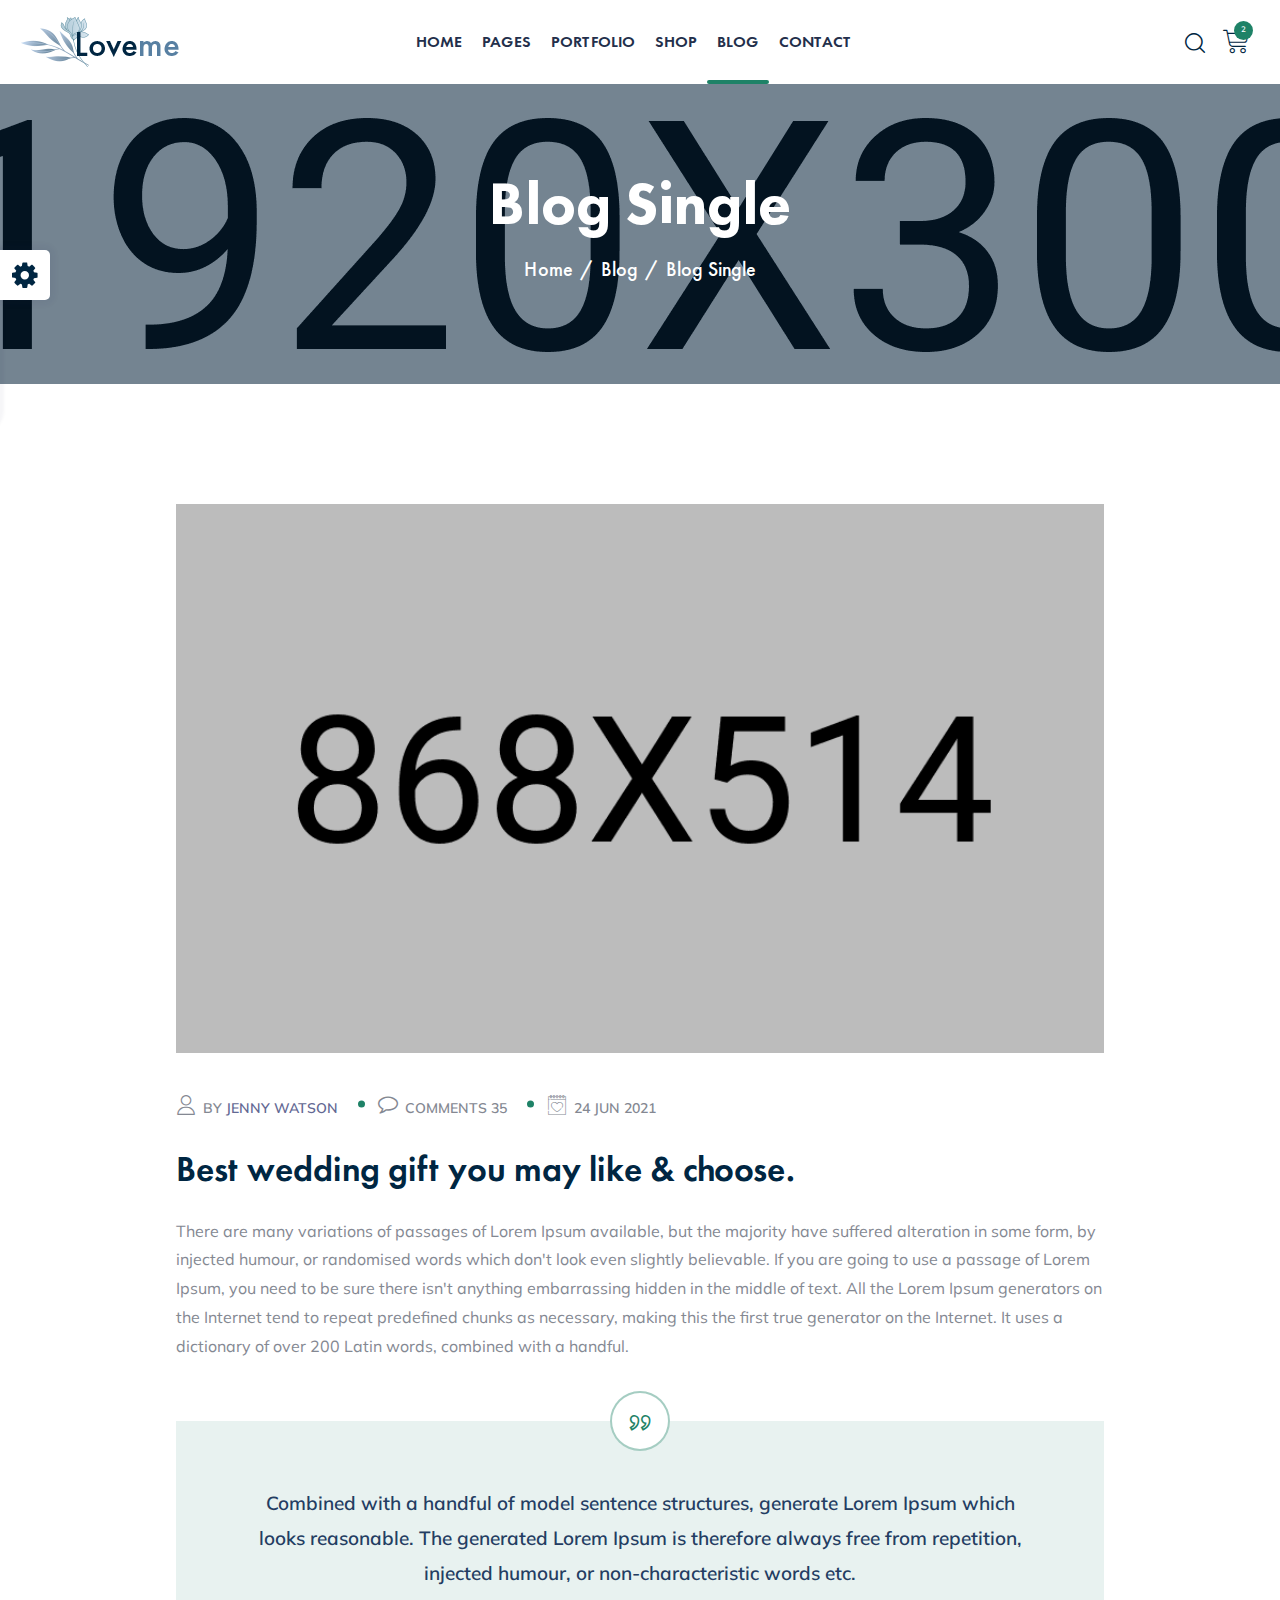
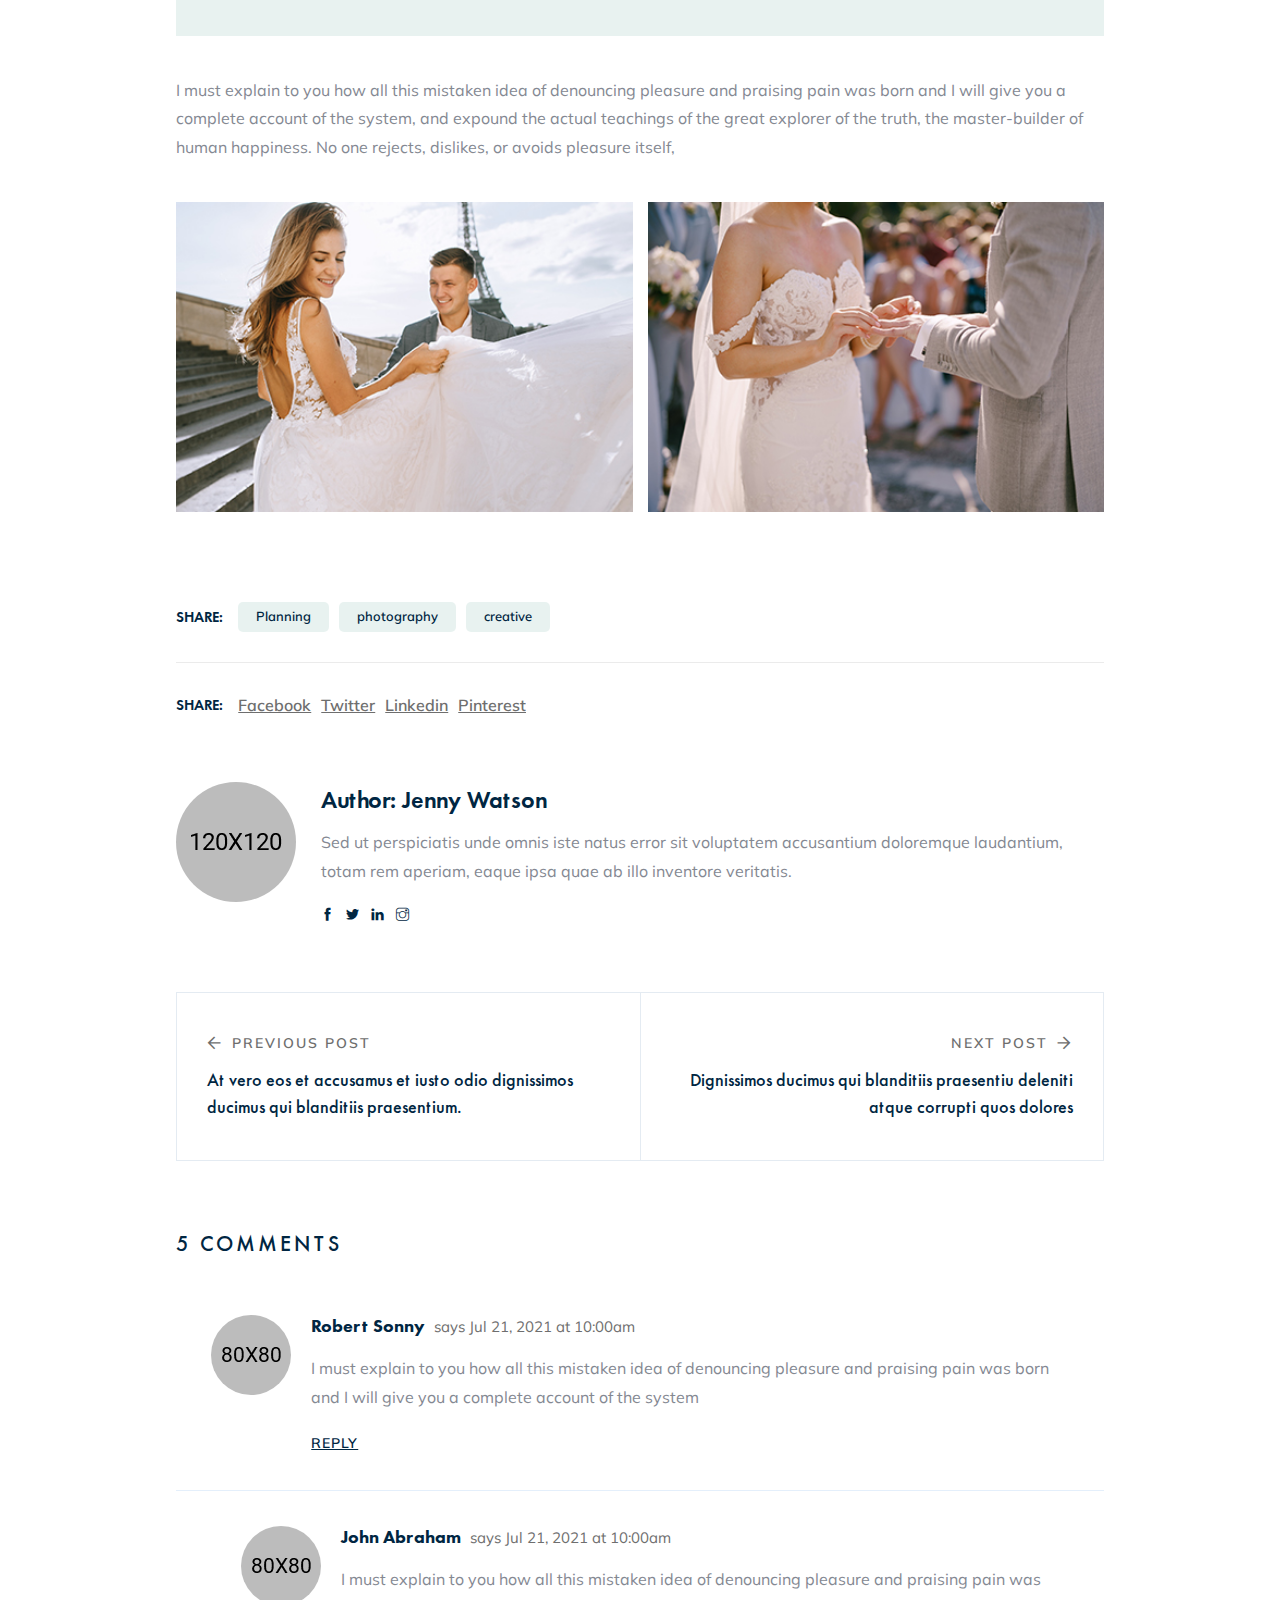
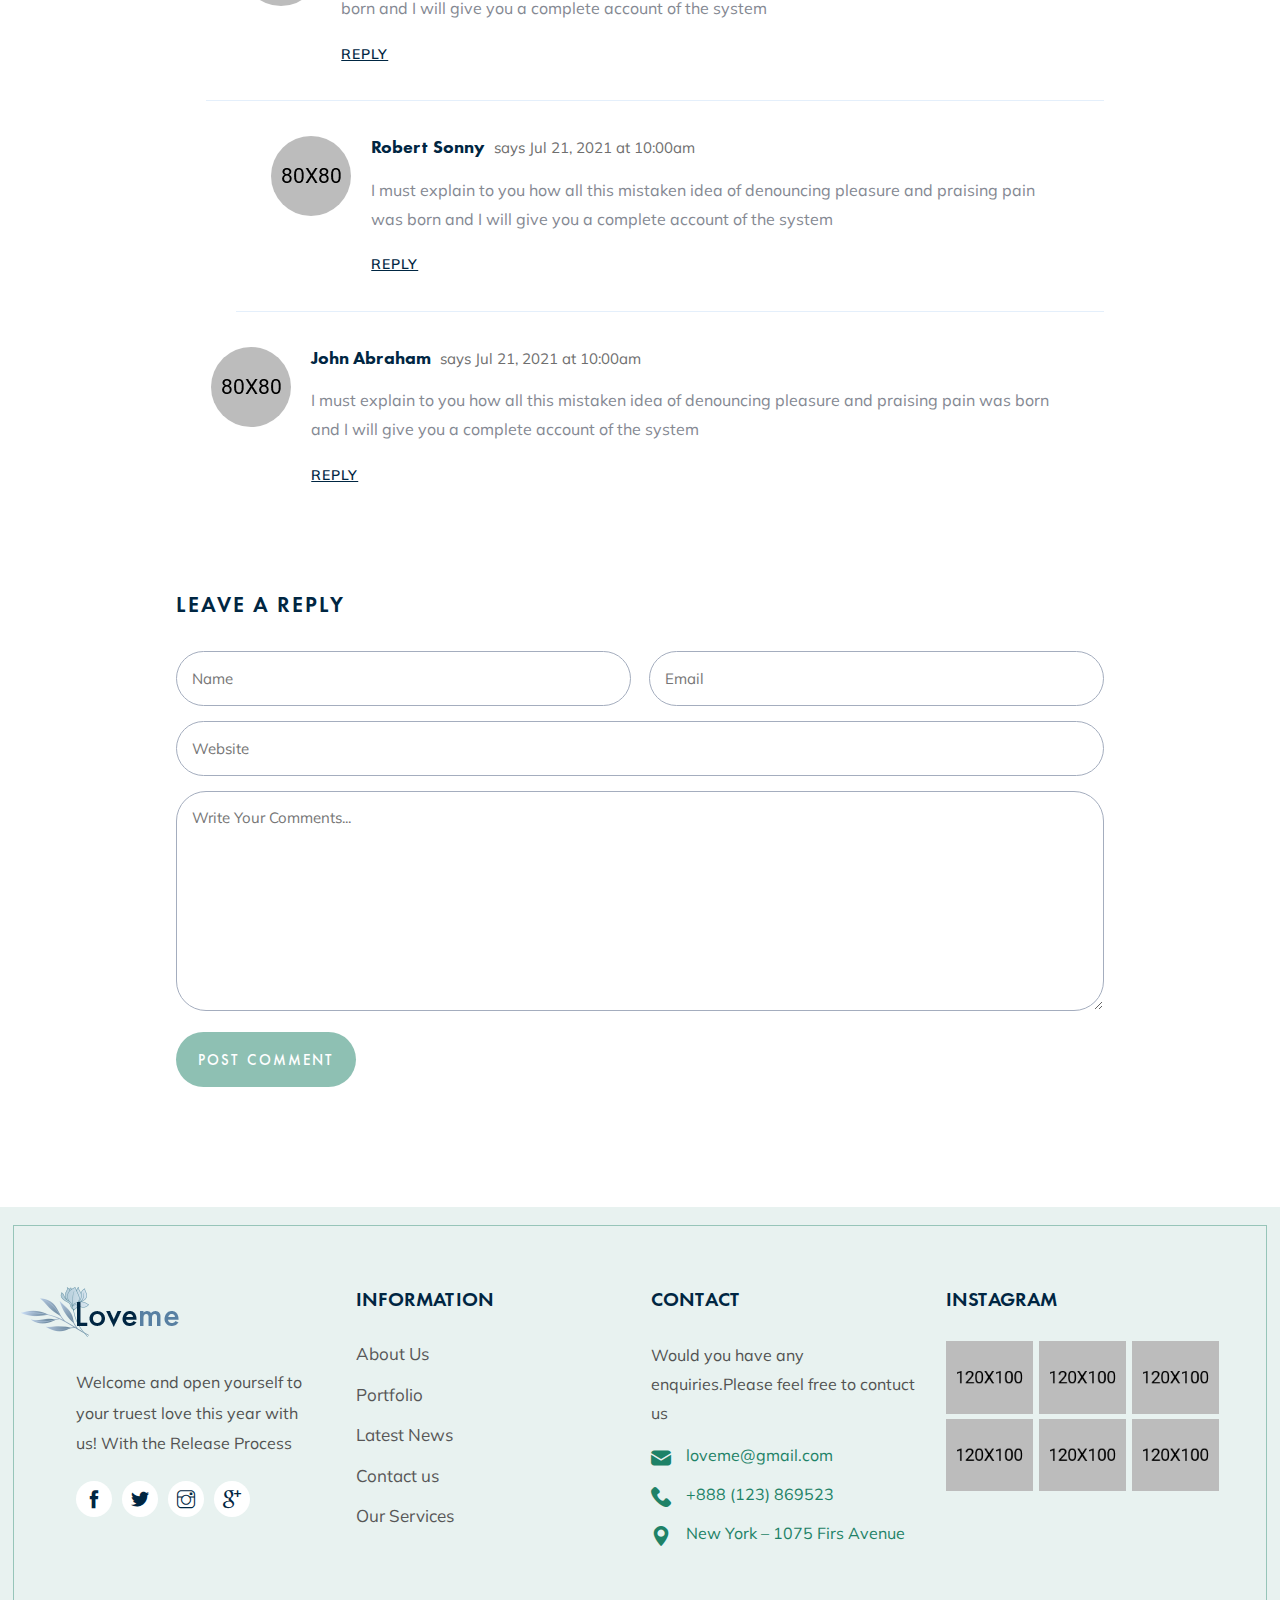
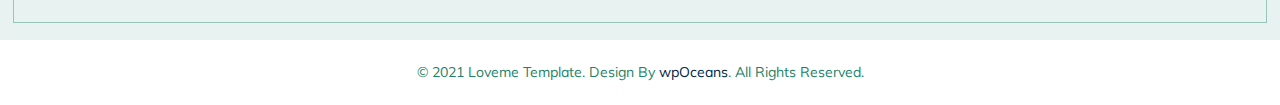
<file: blog-single-fullwidth.html>
<!DOCTYPE html>
<html lang="en">

<head>
    <meta charset="utf-8">
    <meta http-equiv="X-UA-Compatible" content="IE=edge">
    <meta name="viewport" content="width=device-width, initial-scale=1">
    <meta name="author" content="wpOceans">
    <link rel="shortcut icon" type="image/png" href="assets/images/favicon.png">
    <title> Loveme - Wedding & Wedding Planner HTML5 Template</title>
    <link href="assets/css/themify-icons.css" rel="stylesheet">
    <link href="assets/css/font-awesome.min.css" rel="stylesheet">
    <link href="assets/css/flaticon.css" rel="stylesheet">
    <link href="assets/css/bootstrap.min.css" rel="stylesheet">
    <link href="assets/css/magnific-popup.css" rel="stylesheet">
    <link href="assets/css/animate.css" rel="stylesheet">
    <link href="assets/css/owl.carousel.css" rel="stylesheet">
    <link href="assets/css/owl.theme.css" rel="stylesheet">
    <link href="assets/css/slick.css" rel="stylesheet">
    <link href="assets/css/slick-theme.css" rel="stylesheet">
    <link href="assets/css/swiper.min.css" rel="stylesheet">
    <link href="assets/css/nice-select.css" rel="stylesheet">
    <link href="assets/css/owl.transitions.css" rel="stylesheet">
    <link href="assets/css/jquery.fancybox.css" rel="stylesheet">
    <link href="assets/css/odometer-theme-default.css" rel="stylesheet">
    <link href="assets/css/style.css" rel="stylesheet">
</head>

<body>

    <!-- start page-wrapper -->
    <div class="page-wrapper">
        <!-- start preloader -->
        <div class="preloader">
            <div class="vertical-centered-box">
                <div class="content">
                    <div class="loader-circle"></div>
                    <div class="loader-line-mask">
                        <div class="loader-line"></div>
                    </div>
                    <img src="assets/images/favicon.png" alt="">
                </div>
            </div>
        </div>
        <!-- end preloader -->
        <!-- Start header -->
        <header id="header">
            <div class="wpo-site-header">
                <nav class="navigation navbar navbar-expand-lg navbar-light">
                    <div class="container-fluid">
                        <div class="row align-items-center">
                            <div class="col-lg-3 col-md-3 col-3 d-lg-none dl-block">
                                <div class="mobail-menu">
                                    <button type="button" class="navbar-toggler open-btn">
                                        <span class="sr-only">Toggle navigation</span>
                                        <span class="icon-bar first-angle"></span>
                                        <span class="icon-bar middle-angle"></span>
                                        <span class="icon-bar last-angle"></span>
                                    </button>
                                </div>
                            </div>
                            <div class="col-lg-2 col-md-6 col-6">
                                <div class="navbar-header">
                                    <a class="navbar-brand" href="index.html"><img src="assets/images/logo.png"
                                            alt=""></a>
                                </div>
                            </div>
                            <div class="col-lg-8 col-md-1 col-1">
                                <div id="navbar" class="collapse navbar-collapse navigation-holder">
                                    <button class="menu-close"><i class="ti-close"></i></button>
                                    <ul class="nav navbar-nav mb-2 mb-lg-0">
                                        <li class="menu-item-has-children">
                                            <a href="#">Home</a>
                                            <ul class="sub-menu">
                                                <li><a href="index.html">Main Home</a></li>
                                                <li><a href="index-2.html">Wedding Planner</a></li>
                                                <li><a href="index-3.html">Announcement S1</a></li>
                                                <li><a href="index-4.html">Announcement S2</a></li>
                                                <li><a href="index-5.html">Wedding Home</a></li>
                                                <li><a href="index-7.html">Shop Home</a></li>
                                                <li><a href="index-6.html">Invitation</a></li>
                                            </ul>
                                        </li>
                                        <li class="menu-item-has-children">
                                                <a href="#">Pages</a>
                                                <ul class="sub-menu">
                                                    <li><a href="about.html">About</a></li>
                                                    <li><a href="story.html">Our story</a></li>
                                                    <li><a href="accomodation.html">Accomodation</a></li>
                                                    <li><a href="rsvp.html">RSVP</a></li>
                                                    <li><a href="gallery.html">Gallery</a></li>
                                                    <li><a href="planner.html">Planners</a></li>
                                                    <li><a href="team-single.html">Planner Single</a></li>
                                                    <li><a href="groom-bride.html">Bridesmaid & Groomsman</a></li>
                                                    <li><a href="service.html">Serevice</a></li>
                                                    <li><a href="service-s2.html">Serevice S2</a></li>
                                                    <li><a href="service-single.html">Serevice Single</a></li>
                                                    <li><a href="pricing.html">Pricing</a></li>
                                                    <li class="menu-item-has-children">
                                                        <a href="#">Auth Pages</a>
                                                        <ul class="sub-menu">
                                                            <li><a href="login.html">Login</a>
                                                            </li>
                                                            <li><a href="register.html">Register</a></li>
                                                            <li><a href="forgot.html">Forgot Password</a></li>
                                                        </ul>
                                                    </li>
                                                    <li><a href="coming.html">Coming Soon</a></li>
                                                    <li><a href="404.html">404 Error</a></li>
                                                </ul>
                                            </li>
                                        <li class="menu-item-has-children">
                                            <a href="#">Portfolio</a>
                                            <ul class="sub-menu">
                                                <li><a href="portfolio-grid.html">Portfolio Grid</a></li>
                                                <li><a href="portfolio-mashonary.html">Portfolio Mashonary</a></li>
                                                <li><a href="portfolio-mashonary-s2.html">Portfolio Mashonary S2</a></li>
                                                <li><a href="portfolio-single.html">Portfolio Single</a></li>
                                            </ul>
                                        </li>
                                        <li class="menu-item-has-children">
                                            <a href="#">Shop</a>
                                            <ul class="sub-menu">
                                                <li><a href="shop.html">Shop</a></li>
                                                <li><a href="shop-single.html">Shop Single</a></li>
                                                <li><a href="cart.html">Cart</a></li>
                                                <li><a href="wishlist.html">Wishlist</a></li>
                                                <li><a href="checkout.html">Checkout</a></li>
                                            </ul>
                                        </li>
                                        <li class="menu-item-has-children">
                                            <a class="active" href="#">Blog</a>
                                            <ul class="sub-menu">
                                                <li><a href="blog.html">Blog right sidebar</a></li>
                                                <li><a href="blog-left-sidebar.html">Blog left sidebar</a></li>
                                                <li><a href="blog-fullwidth.html">Blog fullwidth</a></li>
                                                <li class="menu-item-has-children">
                                                    <a href="#">Blog details</a>
                                                    <ul class="sub-menu">
                                                        <li><a href="blog-single.html">Blog details right
                                                                sidebar</a>
                                                        </li>
                                                        <li><a href="blog-single-left-sidebar.html">Blog details
                                                                left
                                                                sidebar</a></li>
                                                        <li><a class="active" href="blog-single-fullwidth.html">Blog details
                                                                fullwidth</a></li>
                                                    </ul>
                                                </li>
                                            </ul>
                                        </li>
                                        <li><a href="contact.html">Contact</a></li>
                                    </ul>

                                </div><!-- end of nav-collapse -->
                            </div>
                            <div class="col-lg-2 col-md-2 col-2">
                                <div class="header-right">
                                    <div class="header-search-form-wrapper">
                                        <div class="cart-search-contact">
                                            <button class="search-toggle-btn"><i
                                                    class="fi flaticon-search"></i></button>
                                            <div class="header-search-form">
                                                <form>
                                                    <div>
                                                        <input type="text" class="form-control"
                                                            placeholder="Search here...">
                                                        <button type="submit"><i
                                                                class="fi flaticon-search"></i></button>
                                                    </div>
                                                </form>
                                            </div>
                                        </div>
                                    </div>
                                    <div class="mini-cart">
                                        <button class="cart-toggle-btn"> <i class="fi flaticon-shopping-cart"></i>
                                            <span class="cart-count">2</span></button>
                                        <div class="mini-cart-content">
                                            <button class="mini-cart-close"><i class="ti-close"></i></button>
                                            <div class="mini-cart-items">
                                                <div class="mini-cart-item clearfix">
                                                    <div class="mini-cart-item-image">
                                                        <a href="shop.html"><img
                                                                src="assets/images/shop/mini-cart/img-1.jpg"
                                                                alt></a>
                                                    </div>
                                                    <div class="mini-cart-item-des">
                                                        <a href="shop.html">Wedding Gown</a>
                                                        <span class="mini-cart-item-price">$20.15 x 1</span>
                                                        <span class="mini-cart-item-quantity"><a href="#"><i
                                                                    class="ti-close"></i></a></span>
                                                    </div>
                                                </div>
                                                <div class="mini-cart-item clearfix">
                                                    <div class="mini-cart-item-image">
                                                        <a href="shop.html"><img
                                                                src="assets/images/shop/mini-cart/img-2.jpg"
                                                                alt></a>
                                                    </div>
                                                    <div class="mini-cart-item-des">
                                                        <a href="shop.html">Bridal Flower</a>
                                                        <span class="mini-cart-item-price">$13.25 x 2</span>
                                                        <span class="mini-cart-item-quantity"><a href="#"><i
                                                                    class="ti-close"></i></a></span>
                                                    </div>
                                                </div>
                                            </div>
                                            <div class="mini-cart-action clearfix">
                                                <span class="mini-checkout-price">Subtotal:
                                                    <span>$215.14</span></span>
                                                <div class="mini-btn">
                                                    <a href="checkout.html" class="view-cart-btn s1">Checkout</a>
                                                    <a href="cart.html" class="view-cart-btn">View Cart</a>
                                                </div>
                                            </div>
                                        </div>
                                    </div>
                                </div>
                            </div>
                        </div>
                    </div><!-- end of container -->
                </nav>
            </div>
        </header>
        <!-- end of header -->
        <!-- start wpo-page-title -->
        <section class="wpo-page-title">
            <div class="container">
                <div class="row">
                    <div class="col col-xs-12">
                        <div class="wpo-breadcumb-wrap">
                            <h2>Blog Single</h2>
                            <ol class="wpo-breadcumb-wrap">
                                <li><a href="index.html">Home</a></li>
                                <li>Blog</li>
                                <li>Blog Single</li>
                            </ol>
                        </div>
                    </div>
                </div> <!-- end row -->
            </div> <!-- end container -->
        </section>
        <!-- end page-title -->

        <!-- start wpo-blog-single-section -->
        <section class="wpo-blog-single-section wpo-blog-single-left-sidebar-section section-padding">
            <div class="container">
                <div class="row">
                    <div class="col col-lg-10 col-12 offset-lg-1">
                        <div class="wpo-blog-content">
                            <div class="post format-standard-image">
                                <div class="entry-media">
                                    <img src="assets/images/blog/img-4.jpg" alt>
                                </div>
                                <div class="entry-meta">
                                    <ul>
                                        <li><i class="fi flaticon-user"></i> By <a href="#">Jenny Watson</a> </li>
                                        <li><i class="fi flaticon-comment-white-oval-bubble"></i> Comments 35 </li>
                                        <li><i class="fi flaticon-calendar"></i> 24 Jun 2021</li>
                                    </ul>
                                </div>
                                <h2>Best wedding gift you may like & choose.</h2>
                                <p>There are many variations of passages of Lorem Ipsum available, but the majority have suffered alteration in some form, by injected humour, or randomised words which don't look even slightly believable. If you are going to use a passage of Lorem Ipsum, you need to be sure there isn't anything embarrassing hidden in the middle of text. All the Lorem Ipsum generators on the Internet tend to repeat predefined chunks as necessary, making this the first true generator on the Internet. It uses a dictionary of over 200 Latin words, combined with a handful.</p>
                                <blockquote>
                                    Combined with a handful of model sentence structures, generate Lorem Ipsum which looks reasonable. The generated Lorem Ipsum is therefore always free from repetition, injected humour, or non-characteristic words etc.
                                </blockquote>
                                <p>I must explain to you how all this mistaken idea of denouncing pleasure and praising pain was born and I will give you a complete account of the system, and expound the actual teachings of the great explorer of the truth, the master-builder of human happiness. No one rejects, dislikes, or avoids pleasure itself,</p>

                                <div class="gallery">
                                    <div>
                                        <img src="assets/images/blog-details/1.jpg" alt="">
                                    </div>
                                    <div>
                                        <img src="assets/images/blog-details/2.jpg" alt="">
                                    </div>
                                </div>
                            </div>

                            <div class="tag-share clearfix">
                                <div class="tag">
                                    <span>Share: </span>
                                    <ul>
                                        <li><a href="#">Planning</a></li>
                                        <li><a href="#">photography</a></li>
                                        <li><a href="#"> creative</a></li>
                                    </ul>
                                </div>
                            </div> <!-- end tag-share -->
                            <div class="tag-share-s2 clearfix">
                                <div class="tag">
                                    <span>Share: </span>
                                    <ul>
                                        <li><a href="#">facebook</a></li>
                                        <li><a href="#">twitter</a></li>
                                        <li><a href="#">linkedin</a></li>
                                        <li><a href="#">pinterest</a></li>
                                    </ul>
                                </div>
                            </div> <!-- end tag-share -->

                            <div class="author-box">
                                <div class="author-avatar">
                                    <a href="#" target="_blank"><img src="assets/images/blog-details/author.jpg" alt></a>
                                </div>
                                <div class="author-content">
                                    <a href="#" class="author-name">Author: Jenny Watson</a>
                                    <p>Sed ut perspiciatis unde omnis iste natus error sit voluptatem accusantium doloremque laudantium, totam rem aperiam, eaque ipsa quae ab illo inventore veritatis.</p>
                                    <div class="socials">
                                        <ul class="social-link">
                                            <li><a href="#"><i class="ti-facebook"></i></a></li>
                                            <li><a href="#"><i class="ti-twitter-alt"></i></a></li>
                                            <li><a href="#"><i class="ti-linkedin"></i></a></li>
                                            <li><a href="#"><i class="ti-instagram"></i></a></li>
                                        </ul>
                                    </div>
                                </div>
                            </div> <!-- end author-box -->

                            <div class="more-posts">
                                <div class="previous-post">
                                    <a href="blog.html">
                                        <span class="post-control-link">Previous Post</span>
                                        <span class="post-name">At vero eos et accusamus et iusto odio dignissimos ducimus qui blanditiis praesentium.</span>
                                    </a>
                                </div>
                                <div class="next-post">
                                    <a href="blog-left-sidebar.html">
                                        <span class="post-control-link">Next Post</span>
                                        <span class="post-name">Dignissimos ducimus qui blanditiis praesentiu deleniti atque corrupti quos dolores</span>
                                    </a>
                                </div>
                            </div>

                            <div class="comments-area">
                                <div class="comments-section">
                                    <h3 class="comments-title">5 Comments</h3>
                                    <ol class="comments">
                                        <li class="comment even thread-even depth-1" id="comment-1">
                                            <div id="div-comment-1">
                                                <div class="comment-theme">
                                                    <div class="comment-image"><img src="assets/images/blog-details/comments-author/img-1.jpg" alt></div>
                                                </div>
                                                <div class="comment-main-area">
                                                    <div class="comment-wrapper">
                                                        <div class="comments-meta">
                                                            <h4>Robert Sonny <span class="comments-date">says Jul 21, 2021 at 10:00am</span></h4>
                                                        </div>
                                                        <div class="comment-area">
                                                            <p>I must explain to you how all this mistaken idea of denouncing pleasure and praising pain was born and I will give you a complete account of the system</p>
                                                            <div class="comments-reply">
                                                                <a class="comment-reply-link" href="#"><span>Reply</span></a>
                                                            </div>
                                                        </div>
                                                    </div>
                                                </div>
                                            </div>
                                            <ul class="children">
                                                <li class="comment">
                                                    <div>
                                                        <div class="comment-theme">
                                                            <div class="comment-image"><img src="assets/images/blog-details/comments-author/img-2.jpg" alt></div>
                                                        </div>
                                                        <div class="comment-main-area">
                                                            <div class="comment-wrapper">
                                                                <div class="comments-meta">
                                                                    <h4>John Abraham  <span class="comments-date">says Jul 21, 2021 at 10:00am</span></h4>
                                                                </div>
                                                                <div class="comment-area">
                                                                    <p>I must explain to you how all this mistaken idea of denouncing pleasure and praising pain was born and I will give you a complete account of the system</p>
                                                                    <div class="comments-reply">
                                                                        <a  class="comment-reply-link" href="#"><span>Reply</span></a>
                                                                    </div>
                                                                </div>
                                                            </div>
                                                        </div>
                                                    </div>
                                                    <ul>
                                                        <li class="comment">
                                                            <div>
                                                                <div class="comment-theme">
                                                                    <div class="comment-image"><img src="assets/images/blog-details/comments-author/img-3.jpg" alt></div>
                                                                </div>
                                                                <div class="comment-main-area">
                                                                    <div class="comment-wrapper">
                                                                        <div class="comments-meta">
                                                                            <h4>Robert Sonny <span class="comments-date">says Jul 21, 2021 at 10:00am</span></h4>
                                                                        </div>
                                                                        <div class="comment-area">
                                                                            <p>I must explain to you how all this mistaken idea of denouncing pleasure and praising pain was born and I will give you a complete account of the system</p>
                                                                            <div class="comments-reply">
                                                                                <a  class="comment-reply-link" href="#"><span>Reply</span></a>
                                                                            </div>
                                                                        </div>
                                                                    </div>
                                                                </div>
                                                            </div>
                                                        </li>
                                                    </ul>
                                                </li>
                                            </ul>
                                        </li>

                                        <li class="comment">
                                            <div>
                                                <div class="comment-theme">
                                                    <div class="comment-image"><img src="assets/images/blog-details/comments-author/img-1.jpg" alt></div>
                                                </div>
                                                <div class="comment-main-area">
                                                    <div class="comment-wrapper">
                                                        <div class="comments-meta">
                                                            <h4>John Abraham  <span class="comments-date">says Jul 21, 2021 at 10:00am</span></h4>
                                                        </div>
                                                        <div class="comment-area">
                                                            <p>I must explain to you how all this mistaken idea of denouncing pleasure and praising pain was born and I will give you a complete account of the system</p>
                                                            <div class="comments-reply">
                                                                <a  class="comment-reply-link" href="#"><span>Reply</span></a>
                                                            </div>
                                                        </div>
                                                    </div>
                                                </div>
                                            </div>
                                        </li>
                                    </ol>
                                </div> <!-- end comments-section -->

                                <div class="comment-respond">
                                    <h3 class="comment-reply-title">Leave a reply</h3>
                                    <form class="comment-form">
                                        <div class="form-inputs">
                                            <input placeholder="Name" type="text">
                                            <input placeholder="Email" type="email">
                                            <input placeholder="Website" type="url">
                                        </div>
                                        <div class="form-textarea">
                                            <textarea id="comment" placeholder="Write Your Comments..."></textarea>
                                        </div>
                                        <div class="form-submit">
                                            <input id="submit" value="Post Comment" type="submit">
                                        </div>
                                    </form>
                                </div>
                            </div> <!-- end comments-area -->
                        </div>
                    </div>
                </div>
            </div> <!-- end container -->
        </section>
        <!-- end wpo-blog-single-section -->


        <!-- start of wpo-site-footer-section -->
        <footer class="wpo-site-footer">
            <div class="wpo-upper-footer">
                <div class="container-fluid">
                    <div class="row">
                        <div class="col col-xl-3 col-lg-4 col-md-6 col-sm-12 col-12">
                            <div class="widget about-widget">
                                <div class="logo widget-title">
                                    <img src="assets/images/logo.png" alt="blog">
                                </div>
                                <p>Welcome and open yourself to your truest love this year with us! With the Release
                                    Process</p>
                                <ul>
                                    <li>
                                        <a href="#">
                                            <i class="ti-facebook"></i>
                                        </a>
                                    </li>
                                    <li>
                                        <a href="#">
                                            <i class="ti-twitter-alt"></i>
                                        </a>
                                    </li>
                                    <li>
                                        <a href="#">
                                            <i class="ti-instagram"></i>
                                        </a>
                                    </li>
                                    <li>
                                        <a href="#">
                                            <i class="ti-google"></i>
                                        </a>
                                    </li>
                                </ul>
                            </div>
                        </div>
                        <div class="col col-xl-3  col-lg-4 col-md-6 col-sm-12 col-12">
                            <div class="widget link-widget">
                                <div class="widget-title">
                                    <h3>Information</h3>
                                </div>
                                <ul>
                                    <li><a href="about.html">About Us</a></li>
                                    <li><a href="portfolio.html">Portfolio</a></li>
                                    <li><a href="blog.html">Latest News</a></li>
                                    <li><a href="contact.html">Contact us</a></li>
                                    <li><a href="service.html">Our Services</a></li>
                                </ul>
                            </div>
                        </div>
                        <div class="col col-xl-3  col-lg-4 col-md-6 col-sm-12 col-12">
                            <div class="widget wpo-service-link-widget">
                                <div class="widget-title">
                                    <h3>Contact </h3>
                                </div>
                                <div class="contact-ft">
                                    <p>Would you have any enquiries.Please feel free to contuct us</p>
                                    <ul>
                                        <li><i class="fi flaticon-email"></i>loveme@gmail.com</li>
                                        <li><i class="fi flaticon-phone-call"></i>+888 (123) 869523</li>
                                        <li><i class="fi flaticon-maps-and-flags"></i>New York – 1075 Firs Avenue
                                        </li>
                                    </ul>
                                </div>
                            </div>
                        </div>

                        <div class="col col-xl-3  col-lg-4 col-md-6 col-sm-12 col-12">
                            <div class="widget instagram">
                                <div class="widget-title">
                                    <h3>Instagram</h3>
                                </div>
                                <ul class="d-flex">
                                    <li><a href="portfolio-single.html"><img src="assets/images/instragram/1.jpg"
                                                alt=""></a></li>
                                    <li><a href="portfolio-single.html"><img src="assets/images/instragram/2.jpg"
                                                alt=""></a></li>
                                    <li><a href="portfolio-single.html"><img src="assets/images/instragram/3.jpg"
                                                alt=""></a></li>
                                    <li><a href="portfolio-single.html"><img src="assets/images/instragram/4.jpg"
                                                alt=""></a></li>
                                    <li><a href="portfolio-single.html"><img src="assets/images/instragram/5.jpg"
                                                alt=""></a></li>
                                    <li><a href="portfolio-single.html"><img src="assets/images/instragram/6.jpg"
                                                alt=""></a></li>
                                </ul>
                            </div>
                        </div>
                    </div>
                </div> <!-- end container -->
            </div>
            <div class="wpo-lower-footer">
                <div class="container">
                    <div class="row">
                        <div class="col col-xs-12">
                            <p class="copyright"> &copy; 2021 Loveme Template. Design By <a
                                    href="index.html">wpOceans</a>. All Rights Reserved.</p>
                        </div>
                    </div>
                </div>
            </div>
        </footer>
        <!-- end of wpo-site-footer-section -->

        
    <!-- color-switcher -->
        <div class="color-switcher-wrap">
            <div class="color-switcher-item">
                <div class="color-toggle-btn">
                    <i class="fa fa-cog"></i>
                </div>
                <ul id="switcher">
                    <li class="btn btn1" id="Button1"></li>
                    <li class="btn btn2" id="Button2"></li>
                    <li class="btn btn3" id="Button3"></li>
                    <li class="btn btn4" id="Button4"></li>
                    <li class="btn btn5" id="Button5"></li>
                    <li class="btn btn6" id="Button6"></li>
                    <li class="btn btn7" id="Button7"></li>
                    <li class="btn btn8" id="Button8"></li>
                    <li class="btn btn9" id="Button9"></li>
                    <li class="btn btn10" id="Button10"></li>
                    <li class="btn btn11" id="Button11"></li>
                    <li class="btn btn12" id="Button12"></li>
                </ul>
            </div>
        </div>

    </div>
    <!-- end of page-wrapper -->

    <!-- All JavaScript files
    ================================================== -->
    <script src="assets/js/jquery.min.js"></script>
    <script src="assets/js/bootstrap.bundle.min.js"></script>
    <!-- Plugins for this template -->
    <script src="assets/js/modernizr.custom.js"></script>
    <script src="assets/js/jquery.dlmenu.js"></script>
    <script src="assets/js/jquery-plugin-collection.js"></script>
    <!-- Custom script for this template -->
    <script src="assets/js/script.js"></script>
</body>

</html>
</file>
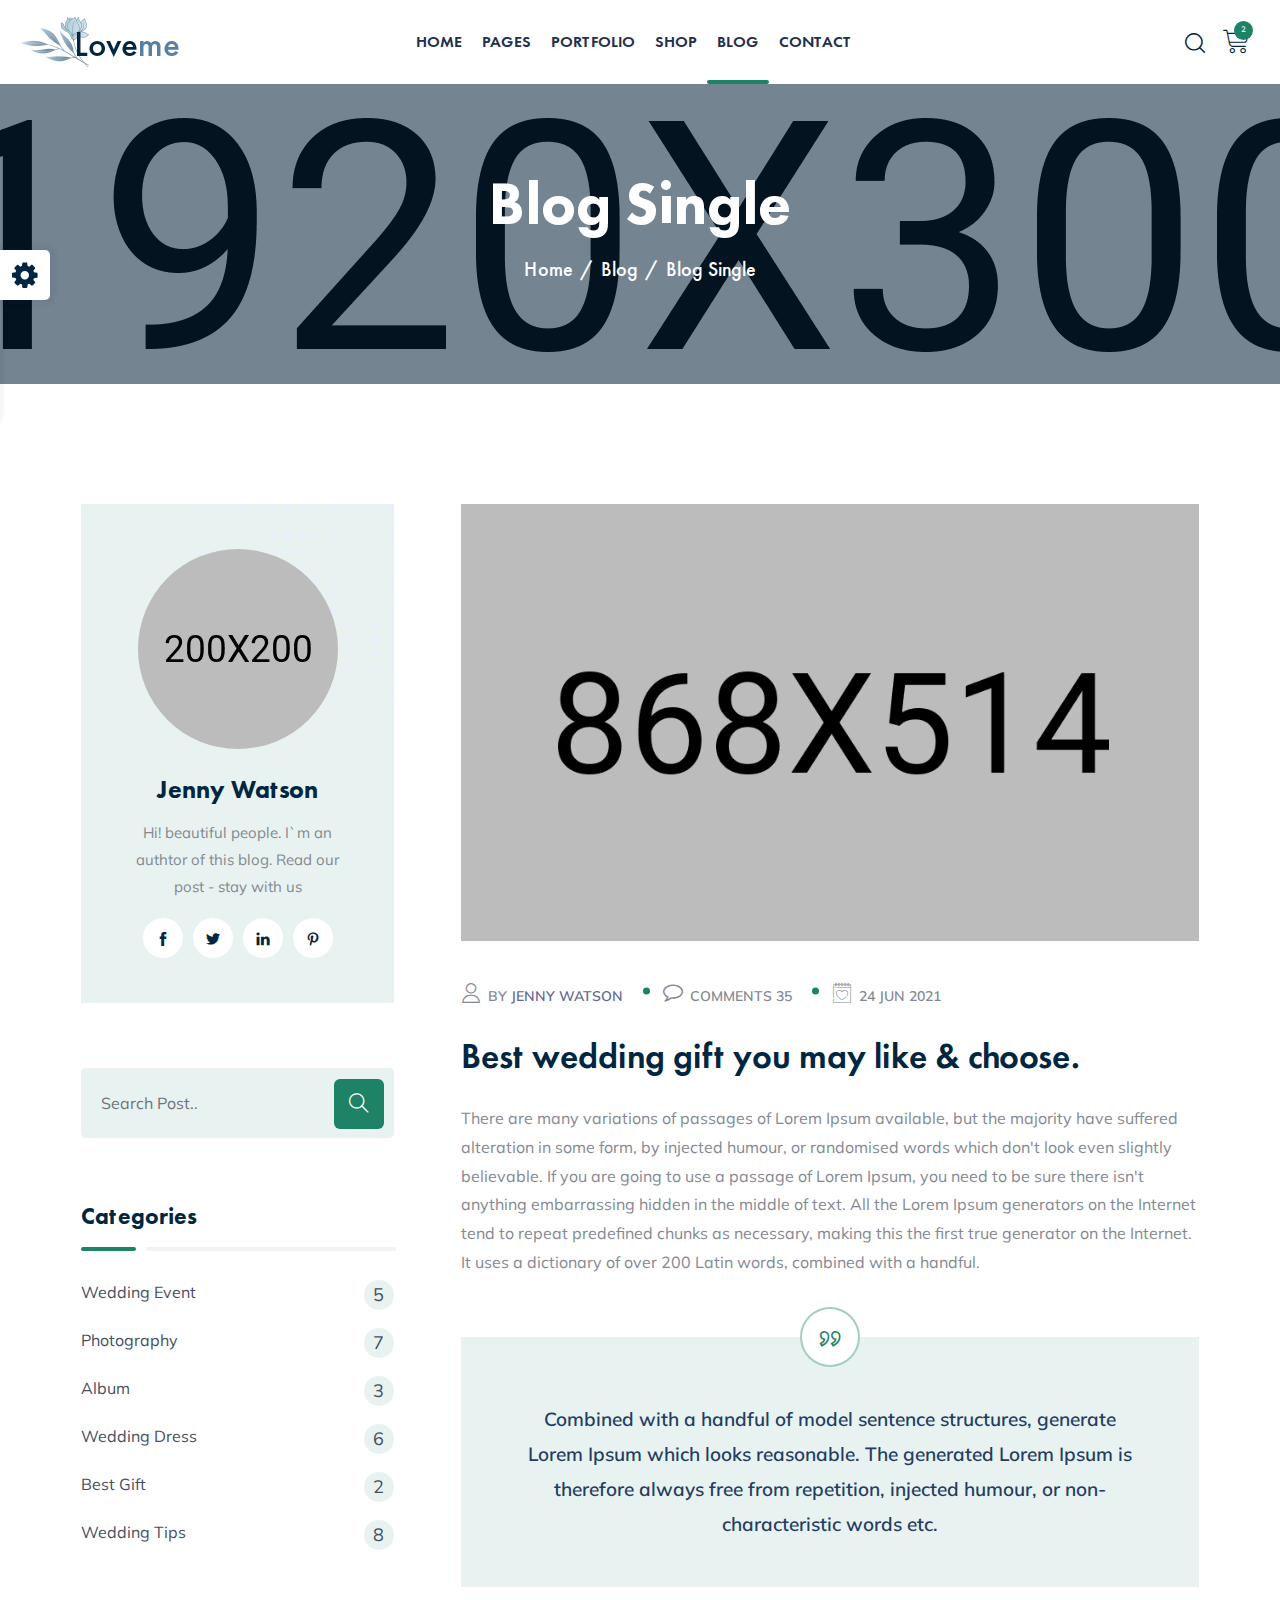
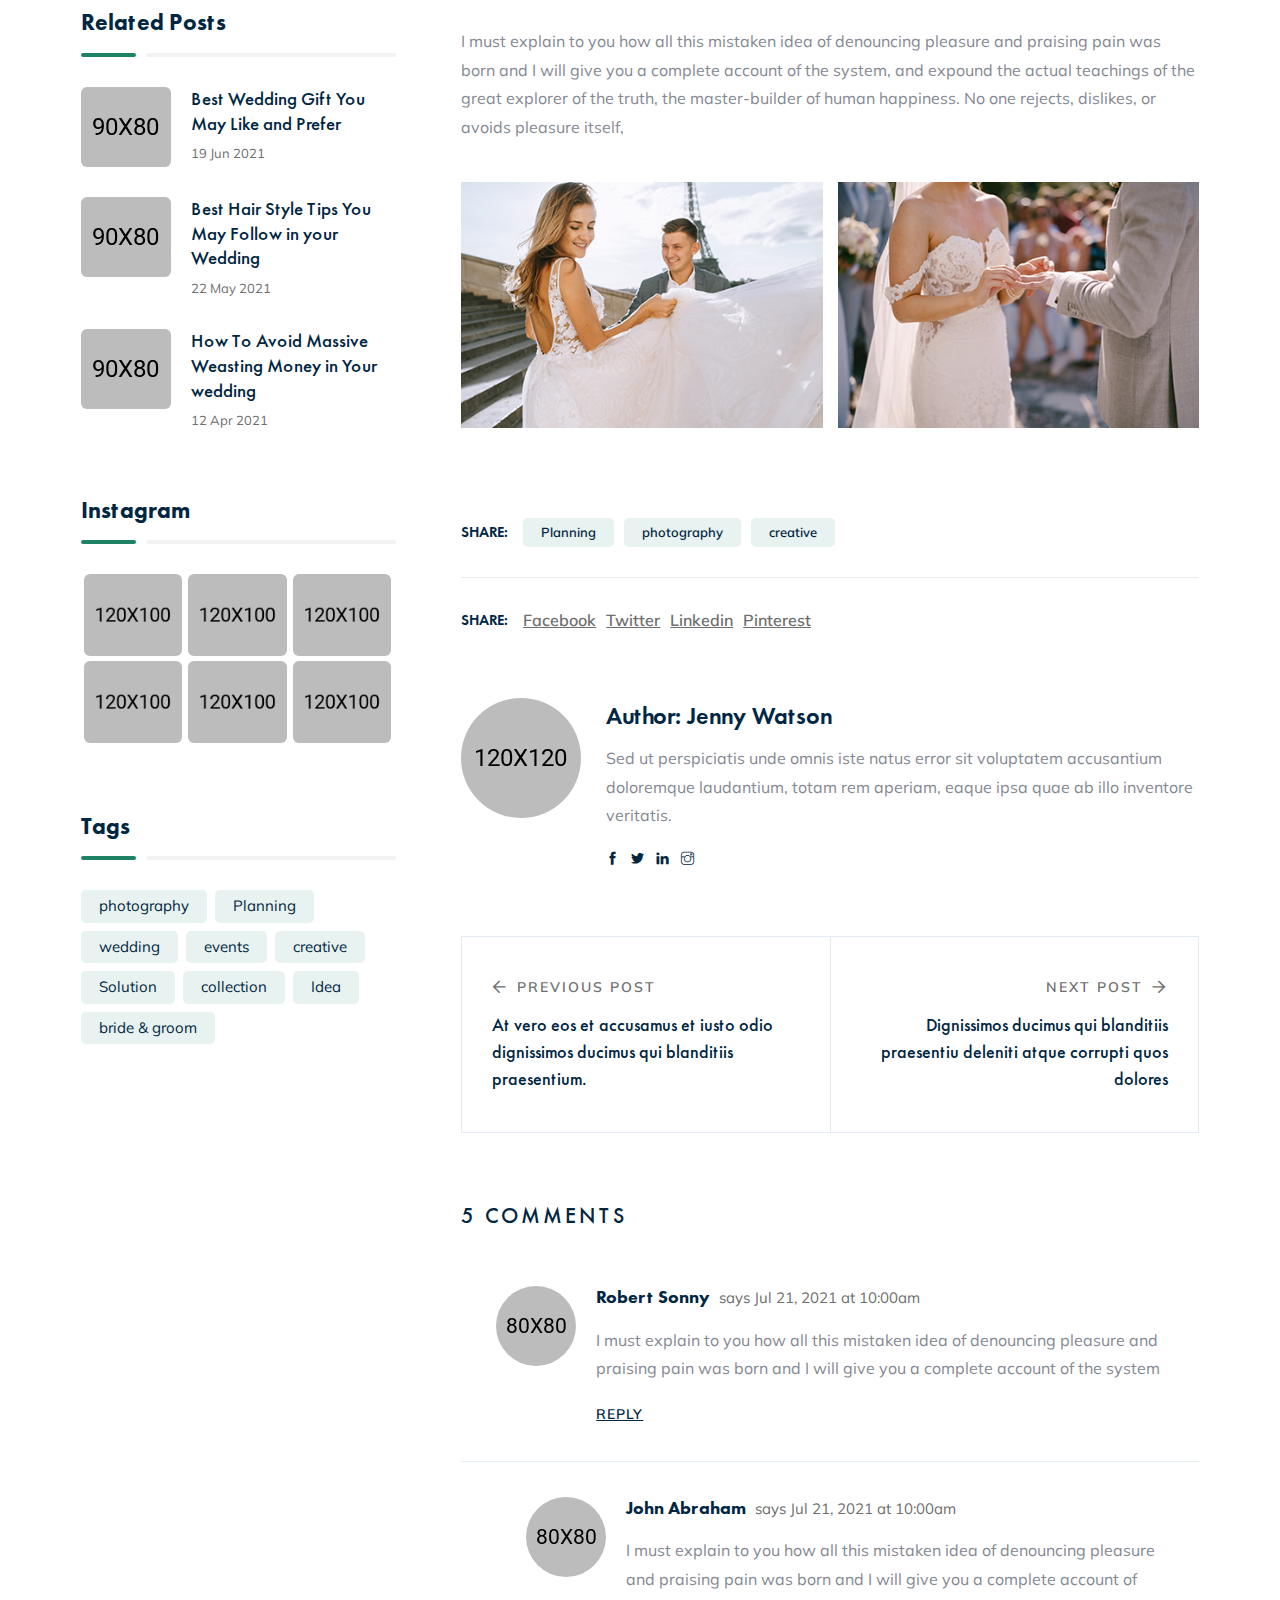
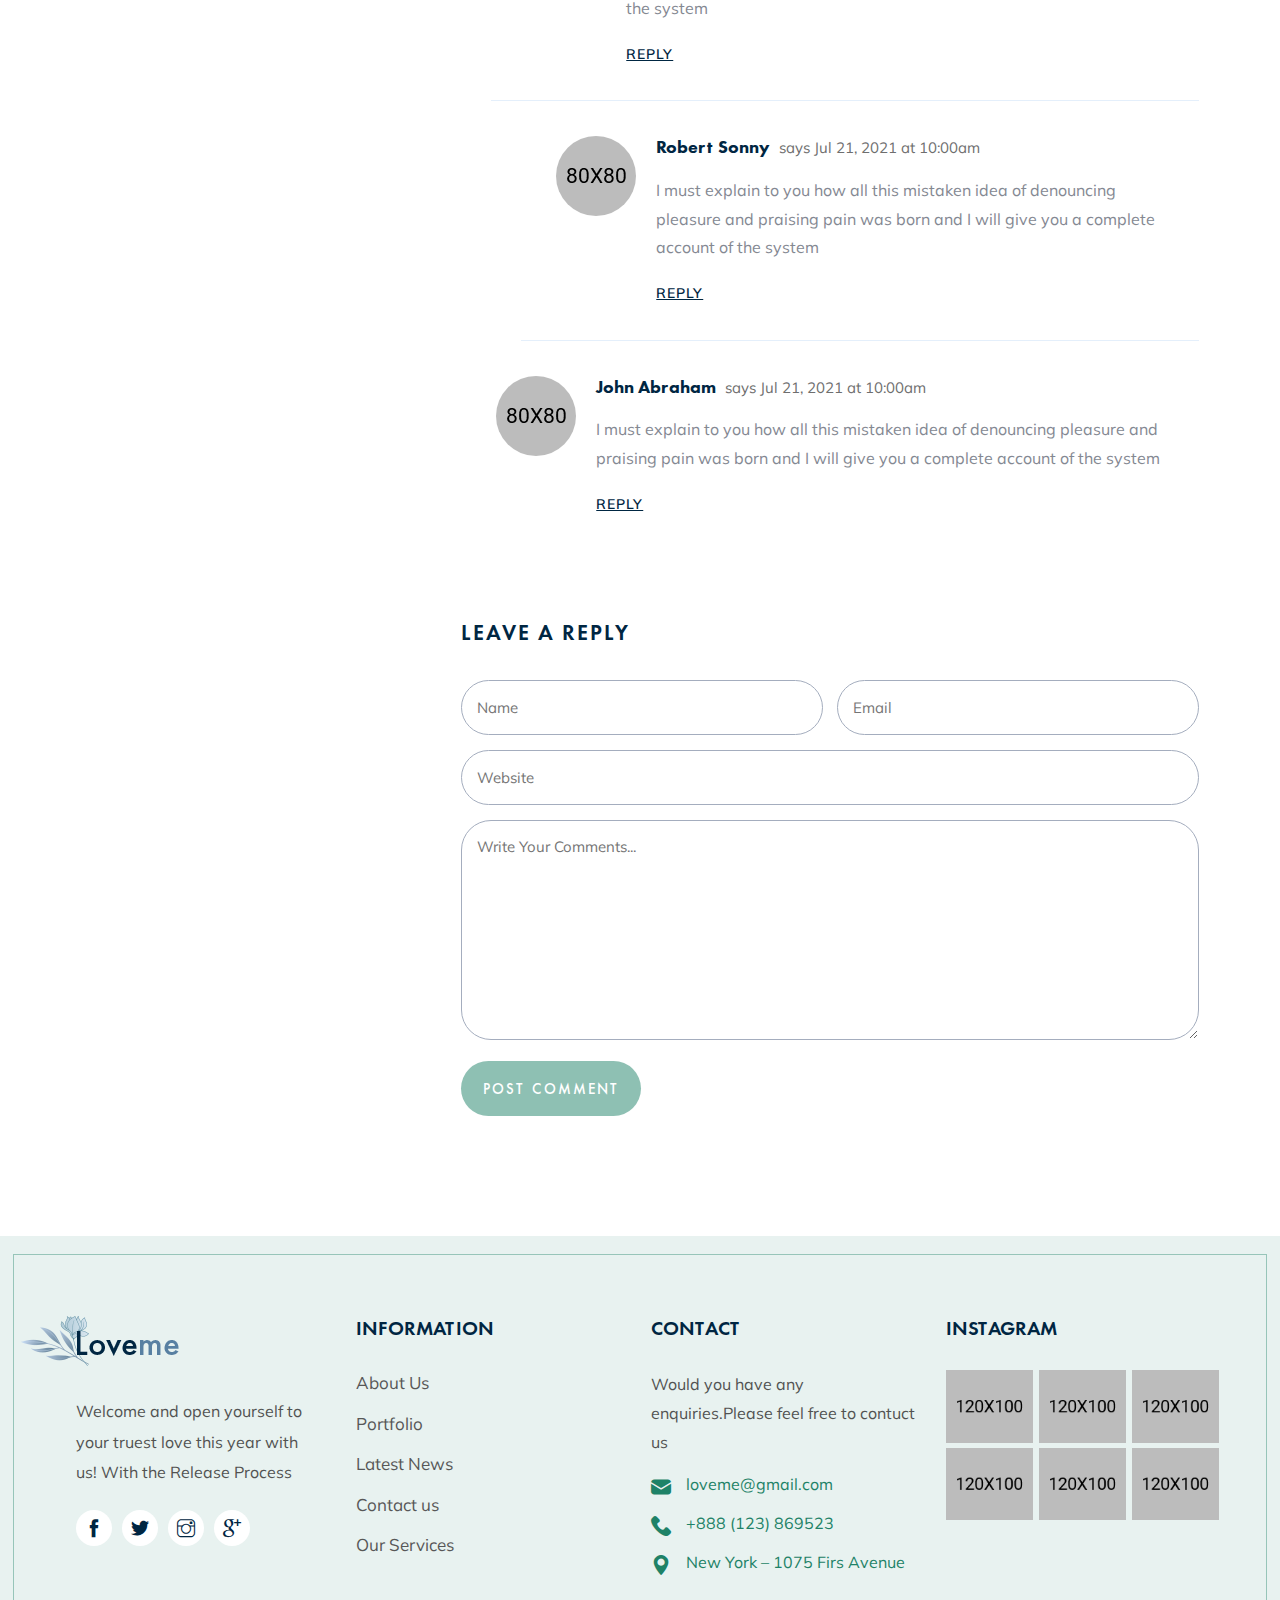
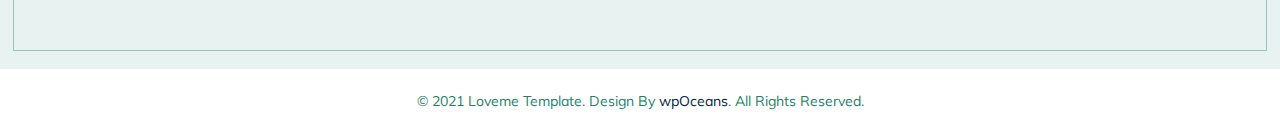
<file: blog-single-left-sidebar.html>
<!DOCTYPE html>
<html lang="en">

<head>
    <meta charset="utf-8">
    <meta http-equiv="X-UA-Compatible" content="IE=edge">
    <meta name="viewport" content="width=device-width, initial-scale=1">
    <meta name="author" content="wpOceans">
    <link rel="shortcut icon" type="image/png" href="assets/images/favicon.png">
    <title> Loveme - Wedding & Wedding Planner HTML5 Template</title>
    <link href="assets/css/themify-icons.css" rel="stylesheet">
    <link href="assets/css/font-awesome.min.css" rel="stylesheet">
    <link href="assets/css/flaticon.css" rel="stylesheet">
    <link href="assets/css/bootstrap.min.css" rel="stylesheet">
    <link href="assets/css/magnific-popup.css" rel="stylesheet">
    <link href="assets/css/animate.css" rel="stylesheet">
    <link href="assets/css/owl.carousel.css" rel="stylesheet">
    <link href="assets/css/owl.theme.css" rel="stylesheet">
    <link href="assets/css/slick.css" rel="stylesheet">
    <link href="assets/css/slick-theme.css" rel="stylesheet">
    <link href="assets/css/swiper.min.css" rel="stylesheet">
    <link href="assets/css/nice-select.css" rel="stylesheet">
    <link href="assets/css/owl.transitions.css" rel="stylesheet">
    <link href="assets/css/jquery.fancybox.css" rel="stylesheet">
    <link href="assets/css/odometer-theme-default.css" rel="stylesheet">
    <link href="assets/css/style.css" rel="stylesheet">
</head>

<body>

    <!-- start page-wrapper -->
    <div class="page-wrapper">
        <!-- start preloader -->
        <div class="preloader">
            <div class="vertical-centered-box">
                <div class="content">
                    <div class="loader-circle"></div>
                    <div class="loader-line-mask">
                        <div class="loader-line"></div>
                    </div>
                    <img src="assets/images/favicon.png" alt="">
                </div>
            </div>
        </div>
        <!-- end preloader -->
        <!-- Start header -->
        <header id="header">
            <div class="wpo-site-header">
                <nav class="navigation navbar navbar-expand-lg navbar-light">
                    <div class="container-fluid">
                        <div class="row align-items-center">
                            <div class="col-lg-3 col-md-3 col-3 d-lg-none dl-block">
                                <div class="mobail-menu">
                                    <button type="button" class="navbar-toggler open-btn">
                                        <span class="sr-only">Toggle navigation</span>
                                        <span class="icon-bar first-angle"></span>
                                        <span class="icon-bar middle-angle"></span>
                                        <span class="icon-bar last-angle"></span>
                                    </button>
                                </div>
                            </div>
                            <div class="col-lg-2 col-md-6 col-6">
                                <div class="navbar-header">
                                    <a class="navbar-brand" href="index.html"><img src="assets/images/logo.png"
                                            alt=""></a>
                                </div>
                            </div>
                            <div class="col-lg-8 col-md-1 col-1">
                                <div id="navbar" class="collapse navbar-collapse navigation-holder">
                                    <button class="menu-close"><i class="ti-close"></i></button>
                                    <ul class="nav navbar-nav mb-2 mb-lg-0">
                                        <li class="menu-item-has-children">
                                            <a href="#">Home</a>
                                            <ul class="sub-menu">
                                                <li><a href="index.html">Main Home</a></li>
                                                <li><a href="index-2.html">Wedding Planner</a></li>
                                                <li><a href="index-3.html">Announcement S1</a></li>
                                                <li><a href="index-4.html">Announcement S2</a></li>
                                                <li><a href="index-5.html">Wedding Home</a></li>
                                                <li><a href="index-7.html">Shop Home</a></li>
                                                <li><a href="index-6.html">Invitation</a></li>
                                            </ul>
                                        </li>
                                        <li class="menu-item-has-children">
                                                <a href="#">Pages</a>
                                                <ul class="sub-menu">
                                                    <li><a href="about.html">About</a></li>
                                                    <li><a href="story.html">Our story</a></li>
                                                    <li><a href="accomodation.html">Accomodation</a></li>
                                                    <li><a href="rsvp.html">RSVP</a></li>
                                                    <li><a href="gallery.html">Gallery</a></li>
                                                    <li><a href="planner.html">Planners</a></li>
                                                    <li><a href="team-single.html">Planner Single</a></li>
                                                    <li><a href="groom-bride.html">Bridesmaid & Groomsman</a></li>
                                                    <li><a href="service.html">Serevice</a></li>
                                                    <li><a href="service-s2.html">Serevice S2</a></li>
                                                    <li><a href="service-single.html">Serevice Single</a></li>
                                                    <li><a href="pricing.html">Pricing</a></li>
                                                    <li class="menu-item-has-children">
                                                        <a href="#">Auth Pages</a>
                                                        <ul class="sub-menu">
                                                            <li><a href="login.html">Login</a>
                                                            </li>
                                                            <li><a href="register.html">Register</a></li>
                                                            <li><a href="forgot.html">Forgot Password</a></li>
                                                        </ul>
                                                    </li>
                                                    <li><a href="coming.html">Coming Soon</a></li>
                                                    <li><a href="404.html">404 Error</a></li>
                                                </ul>
                                            </li>
                                        <li class="menu-item-has-children">
                                            <a href="#">Portfolio</a>
                                            <ul class="sub-menu">
                                                <li><a href="portfolio-grid.html">Portfolio Grid</a></li>
                                                <li><a href="portfolio-mashonary.html">Portfolio Mashonary</a></li>
                                                <li><a href="portfolio-mashonary-s2.html">Portfolio Mashonary S2</a></li>
                                                <li><a href="portfolio-single.html">Portfolio Single</a></li>
                                            </ul>
                                        </li>
                                        <li class="menu-item-has-children">
                                            <a href="#">Shop</a>
                                            <ul class="sub-menu">
                                                <li><a href="shop.html">Shop</a></li>
                                                <li><a href="shop-single.html">Shop Single</a></li>
                                                <li><a href="cart.html">Cart</a></li>
                                                <li><a href="wishlist.html">Wishlist</a></li>
                                                <li><a href="checkout.html">Checkout</a></li>
                                            </ul>
                                        </li>
                                        <li class="menu-item-has-children">
                                            <a class="active" href="#">Blog</a>
                                            <ul class="sub-menu">
                                                <li><a href="blog.html">Blog right sidebar</a></li>
                                                <li><a href="blog-left-sidebar.html">Blog left sidebar</a></li>
                                                <li><a href="blog-fullwidth.html">Blog fullwidth</a></li>
                                                <li class="menu-item-has-children">
                                                    <a href="#">Blog details</a>
                                                    <ul class="sub-menu">
                                                        <li><a href="blog-single.html">Blog details right
                                                                sidebar</a>
                                                        </li>
                                                        <li><a class="active" href="blog-single-left-sidebar.html">Blog details
                                                                left
                                                                sidebar</a></li>
                                                        <li><a href="blog-single-fullwidth.html">Blog details
                                                                fullwidth</a></li>
                                                    </ul>
                                                </li>
                                            </ul>
                                        </li>
                                        <li><a href="contact.html">Contact</a></li>
                                    </ul>

                                </div><!-- end of nav-collapse -->
                            </div>
                            <div class="col-lg-2 col-md-2 col-2">
                                <div class="header-right">
                                    <div class="header-search-form-wrapper">
                                        <div class="cart-search-contact">
                                            <button class="search-toggle-btn"><i
                                                    class="fi flaticon-search"></i></button>
                                            <div class="header-search-form">
                                                <form>
                                                    <div>
                                                        <input type="text" class="form-control"
                                                            placeholder="Search here...">
                                                        <button type="submit"><i
                                                                class="fi flaticon-search"></i></button>
                                                    </div>
                                                </form>
                                            </div>
                                        </div>
                                    </div>
                                    <div class="mini-cart">
                                        <button class="cart-toggle-btn"> <i class="fi flaticon-shopping-cart"></i>
                                            <span class="cart-count">2</span></button>
                                        <div class="mini-cart-content">
                                            <button class="mini-cart-close"><i class="ti-close"></i></button>
                                            <div class="mini-cart-items">
                                                <div class="mini-cart-item clearfix">
                                                    <div class="mini-cart-item-image">
                                                        <a href="shop.html"><img
                                                                src="assets/images/shop/mini-cart/img-1.jpg"
                                                                alt></a>
                                                    </div>
                                                    <div class="mini-cart-item-des">
                                                        <a href="shop.html">Wedding Gown</a>
                                                        <span class="mini-cart-item-price">$20.15 x 1</span>
                                                        <span class="mini-cart-item-quantity"><a href="#"><i
                                                                    class="ti-close"></i></a></span>
                                                    </div>
                                                </div>
                                                <div class="mini-cart-item clearfix">
                                                    <div class="mini-cart-item-image">
                                                        <a href="shop.html"><img
                                                                src="assets/images/shop/mini-cart/img-2.jpg"
                                                                alt></a>
                                                    </div>
                                                    <div class="mini-cart-item-des">
                                                        <a href="shop.html">Bridal Flower</a>
                                                        <span class="mini-cart-item-price">$13.25 x 2</span>
                                                        <span class="mini-cart-item-quantity"><a href="#"><i
                                                                    class="ti-close"></i></a></span>
                                                    </div>
                                                </div>
                                            </div>
                                            <div class="mini-cart-action clearfix">
                                                <span class="mini-checkout-price">Subtotal:
                                                    <span>$215.14</span></span>
                                                <div class="mini-btn">
                                                    <a href="checkout.html" class="view-cart-btn s1">Checkout</a>
                                                    <a href="cart.html" class="view-cart-btn">View Cart</a>
                                                </div>
                                            </div>
                                        </div>
                                    </div>
                                </div>
                            </div>
                        </div>
                    </div><!-- end of container -->
                </nav>
            </div>
        </header>
        <!-- end of header -->
        <!-- start wpo-page-title -->
        <section class="wpo-page-title">
            <div class="container">
                <div class="row">
                    <div class="col col-xs-12">
                        <div class="wpo-breadcumb-wrap">
                            <h2>Blog Single</h2>
                            <ol class="wpo-breadcumb-wrap">
                                <li><a href="index.html">Home</a></li>
                                <li>Blog</li>
                                <li>Blog Single</li>
                            </ol>
                        </div>
                    </div>
                </div> <!-- end row -->
            </div> <!-- end container -->
        </section>
        <!-- end page-title -->

        <!-- start wpo-blog-single-section -->
        <section class="wpo-blog-single-section wpo-blog-single-left-sidebar-section section-padding">
            <div class="container">
                <div class="row">
                    <div class="col col-lg-8 col-12 order-lg-2">
                        <div class="wpo-blog-content">
                            <div class="post format-standard-image">
                                <div class="entry-media">
                                    <img src="assets/images/blog/img-4.jpg" alt>
                                </div>
                                <div class="entry-meta">
                                    <ul>
                                        <li><i class="fi flaticon-user"></i> By <a href="#">Jenny Watson</a> </li>
                                        <li><i class="fi flaticon-comment-white-oval-bubble"></i> Comments 35 </li>
                                        <li><i class="fi flaticon-calendar"></i> 24 Jun 2021</li>
                                    </ul>
                                </div>
                                <h2>Best wedding gift you may like & choose.</h2>
                                <p>There are many variations of passages of Lorem Ipsum available, but the majority have suffered alteration in some form, by injected humour, or randomised words which don't look even slightly believable. If you are going to use a passage of Lorem Ipsum, you need to be sure there isn't anything embarrassing hidden in the middle of text. All the Lorem Ipsum generators on the Internet tend to repeat predefined chunks as necessary, making this the first true generator on the Internet. It uses a dictionary of over 200 Latin words, combined with a handful.</p>
                                <blockquote>
                                    Combined with a handful of model sentence structures, generate Lorem Ipsum which looks reasonable. The generated Lorem Ipsum is therefore always free from repetition, injected humour, or non-characteristic words etc.
                                </blockquote>
                                <p>I must explain to you how all this mistaken idea of denouncing pleasure and praising pain was born and I will give you a complete account of the system, and expound the actual teachings of the great explorer of the truth, the master-builder of human happiness. No one rejects, dislikes, or avoids pleasure itself,</p>

                                <div class="gallery">
                                    <div>
                                        <img src="assets/images/blog-details/1.jpg" alt="">
                                    </div>
                                    <div>
                                        <img src="assets/images/blog-details/2.jpg" alt="">
                                    </div>
                                </div>
                            </div>

                            <div class="tag-share clearfix">
                                <div class="tag">
                                    <span>Share: </span>
                                    <ul>
                                        <li><a href="#">Planning</a></li>
                                        <li><a href="#">photography</a></li>
                                        <li><a href="#"> creative</a></li>
                                    </ul>
                                </div>
                            </div> <!-- end tag-share -->
                            <div class="tag-share-s2 clearfix">
                                <div class="tag">
                                    <span>Share: </span>
                                    <ul>
                                        <li><a href="#">facebook</a></li>
                                        <li><a href="#">twitter</a></li>
                                        <li><a href="#">linkedin</a></li>
                                        <li><a href="#">pinterest</a></li>
                                    </ul>
                                </div>
                            </div> <!-- end tag-share -->

                            <div class="author-box">
                                <div class="author-avatar">
                                    <a href="#" target="_blank"><img src="assets/images/blog-details/author.jpg" alt></a>
                                </div>
                                <div class="author-content">
                                    <a href="#" class="author-name">Author: Jenny Watson</a>
                                    <p>Sed ut perspiciatis unde omnis iste natus error sit voluptatem accusantium doloremque laudantium, totam rem aperiam, eaque ipsa quae ab illo inventore veritatis.</p>
                                    <div class="socials">
                                        <ul class="social-link">
                                            <li><a href="#"><i class="ti-facebook"></i></a></li>
                                            <li><a href="#"><i class="ti-twitter-alt"></i></a></li>
                                            <li><a href="#"><i class="ti-linkedin"></i></a></li>
                                            <li><a href="#"><i class="ti-instagram"></i></a></li>
                                        </ul>
                                    </div>
                                </div>
                            </div> <!-- end author-box -->

                            <div class="more-posts">
                                <div class="previous-post">
                                    <a href="blog.html">
                                        <span class="post-control-link">Previous Post</span>
                                        <span class="post-name">At vero eos et accusamus et iusto odio dignissimos ducimus qui blanditiis praesentium.</span>
                                    </a>
                                </div>
                                <div class="next-post">
                                    <a href="blog-left-sidebar.html">
                                        <span class="post-control-link">Next Post</span>
                                        <span class="post-name">Dignissimos ducimus qui blanditiis praesentiu deleniti atque corrupti quos dolores</span>
                                    </a>
                                </div>
                            </div>

                            <div class="comments-area">
                                <div class="comments-section">
                                    <h3 class="comments-title">5 Comments</h3>
                                    <ol class="comments">
                                        <li class="comment even thread-even depth-1" id="comment-1">
                                            <div id="div-comment-1">
                                                <div class="comment-theme">
                                                    <div class="comment-image"><img src="assets/images/blog-details/comments-author/img-1.jpg" alt></div>
                                                </div>
                                                <div class="comment-main-area">
                                                    <div class="comment-wrapper">
                                                        <div class="comments-meta">
                                                            <h4>Robert Sonny <span class="comments-date">says Jul 21, 2021 at 10:00am</span></h4>
                                                        </div>
                                                        <div class="comment-area">
                                                            <p>I must explain to you how all this mistaken idea of denouncing pleasure and praising pain was born and I will give you a complete account of the system</p>
                                                            <div class="comments-reply">
                                                                <a class="comment-reply-link" href="#"><span>Reply</span></a>
                                                            </div>
                                                        </div>
                                                    </div>
                                                </div>
                                            </div>
                                            <ul class="children">
                                                <li class="comment">
                                                    <div>
                                                        <div class="comment-theme">
                                                            <div class="comment-image"><img src="assets/images/blog-details/comments-author/img-2.jpg" alt></div>
                                                        </div>
                                                        <div class="comment-main-area">
                                                            <div class="comment-wrapper">
                                                                <div class="comments-meta">
                                                                    <h4>John Abraham  <span class="comments-date">says Jul 21, 2021 at 10:00am</span></h4>
                                                                </div>
                                                                <div class="comment-area">
                                                                    <p>I must explain to you how all this mistaken idea of denouncing pleasure and praising pain was born and I will give you a complete account of the system</p>
                                                                    <div class="comments-reply">
                                                                        <a  class="comment-reply-link" href="#"><span>Reply</span></a>
                                                                    </div>
                                                                </div>
                                                            </div>
                                                        </div>
                                                    </div>
                                                    <ul>
                                                        <li class="comment">
                                                            <div>
                                                                <div class="comment-theme">
                                                                    <div class="comment-image"><img src="assets/images/blog-details/comments-author/img-3.jpg" alt></div>
                                                                </div>
                                                                <div class="comment-main-area">
                                                                    <div class="comment-wrapper">
                                                                        <div class="comments-meta">
                                                                            <h4>Robert Sonny <span class="comments-date">says Jul 21, 2021 at 10:00am</span></h4>
                                                                        </div>
                                                                        <div class="comment-area">
                                                                            <p>I must explain to you how all this mistaken idea of denouncing pleasure and praising pain was born and I will give you a complete account of the system</p>
                                                                            <div class="comments-reply">
                                                                                <a  class="comment-reply-link" href="#"><span>Reply</span></a>
                                                                            </div>
                                                                        </div>
                                                                    </div>
                                                                </div>
                                                            </div>
                                                        </li>
                                                    </ul>
                                                </li>
                                            </ul>
                                        </li>

                                        <li class="comment">
                                            <div>
                                                <div class="comment-theme">
                                                    <div class="comment-image"><img src="assets/images/blog-details/comments-author/img-1.jpg" alt></div>
                                                </div>
                                                <div class="comment-main-area">
                                                    <div class="comment-wrapper">
                                                        <div class="comments-meta">
                                                            <h4>John Abraham  <span class="comments-date">says Jul 21, 2021 at 10:00am</span></h4>
                                                        </div>
                                                        <div class="comment-area">
                                                            <p>I must explain to you how all this mistaken idea of denouncing pleasure and praising pain was born and I will give you a complete account of the system</p>
                                                            <div class="comments-reply">
                                                                <a  class="comment-reply-link" href="#"><span>Reply</span></a>
                                                            </div>
                                                        </div>
                                                    </div>
                                                </div>
                                            </div>
                                        </li>
                                    </ol>
                                </div> <!-- end comments-section -->

                                <div class="comment-respond">
                                    <h3 class="comment-reply-title">Leave a reply</h3>
                                    <form class="comment-form">
                                        <div class="form-inputs">
                                            <input placeholder="Name" type="text">
                                            <input placeholder="Email" type="email">
                                            <input placeholder="Website" type="url">
                                        </div>
                                        <div class="form-textarea">
                                            <textarea id="comment" placeholder="Write Your Comments..."></textarea>
                                        </div>
                                        <div class="form-submit">
                                            <input id="submit" value="Post Comment" type="submit">
                                        </div>
                                    </form>
                                </div>
                            </div> <!-- end comments-area -->
                        </div>
                    </div>
                    <div class="col col-lg-4 order-lg-1">
                        <div class="blog-sidebar">
                            <div class="widget about-widget">
                                <div class="img-holder">
                                    <img src="assets/images/blog/about-widget.jpg" alt>
                                </div>
                                <h4>Jenny Watson</h4>
                                <p>Hi! beautiful people. I`m an authtor of this blog. Read our post - stay with us</p>
                                <div class="social">
                                    <ul class="clearfix">
                                        <li><a href="#"><i class="ti-facebook"></i></a></li>
                                        <li><a href="#"><i class="ti-twitter-alt"></i></a></li>
                                        <li><a href="#"><i class="ti-linkedin"></i></a></li>
                                        <li><a href="#"><i class="ti-pinterest"></i></a></li>
                                    </ul>
                                </div>
                                <div class="aw-shape">
                                    <img src="assets/images/blog/ab.png" alt="">
                                </div>
                            </div>
                            <div class="widget search-widget">
                                <form>
                                    <div>
                                        <input type="text" class="form-control" placeholder="Search Post..">
                                        <button type="submit"><i class="ti-search"></i></button>
                                    </div>
                                </form>
                            </div>
                            <div class="widget category-widget">
                                <h3>Categories</h3>
                                <ul>
                                    <li><a href="blog.html">Wedding Event <span>5</span></a></li>
                                    <li><a href="blog.html">Photography <span>7</span></a></li>
                                    <li><a href="blog.html">Album <span>3</span></a></li>
                                    <li><a href="blog.html">Wedding Dress<span>6</span></a></li>
                                    <li><a href="blog.html">Best Gift <span>2</span></a></li>
                                    <li><a href="blog.html">Wedding Tips <span>8</span></a></li>
                                </ul>
                            </div>
                            <div class="widget recent-post-widget">
                                <h3>Related Posts</h3>
                                <div class="posts">
                                    <div class="post">
                                        <div class="img-holder">
                                            <img src="assets/images/recent-posts/img-1.jpg" alt>
                                        </div>
                                        <div class="details">
                                            <h4><a href="blog-single.html">Best Wedding Gift You May Like and Prefer</a></h4>
                                            <span class="date">19 Jun 2021 </span>
                                        </div>
                                    </div>
                                    <div class="post">
                                        <div class="img-holder">
                                            <img src="assets/images/recent-posts/img-2.jpg" alt>
                                        </div>
                                        <div class="details">
                                            <h4><a href="blog-single.html">Best Hair Style Tips You May Follow in your Wedding</a></h4>
                                            <span class="date">22 May 2021 </span>
                                        </div>
                                    </div>
                                    <div class="post">
                                        <div class="img-holder">
                                            <img src="assets/images/recent-posts/img-3.jpg" alt>
                                        </div>
                                        <div class="details">
                                            <h4><a href="blog-single.html">How To Avoid Massive Weasting Money in Your wedding</a></h4>
                                            <span class="date">12 Apr 2021 </span>
                                        </div>
                                    </div>
                                </div>
                            </div>
                            <div class="widget wpo-instagram-widget">
                                <div class="widget-title">
                                    <h3>Instagram</h3>
                                </div>
                                <ul class="d-flex">
                                    <li><a href="portfolio-single.html"><img src="assets/images/instragram/1.jpg" alt=""></a></li>
                                    <li><a href="portfolio-single.html"><img src="assets/images/instragram/2.jpg" alt=""></a></li>
                                    <li><a href="portfolio-single.html"><img src="assets/images/instragram/3.jpg" alt=""></a></li>
                                    <li><a href="portfolio-single.html"><img src="assets/images/instragram/4.jpg" alt=""></a></li>
                                    <li><a href="portfolio-single.html"><img src="assets/images/instragram/5.jpg" alt=""></a></li>
                                    <li><a href="portfolio-single.html"><img src="assets/images/instragram/6.jpg" alt=""></a></li>
                                </ul>
                            </div>
                            <div class="widget tag-widget">
                                <h3>Tags</h3>
                                <ul>
                                    <li><a href="#">photography</a></li>
                                    <li><a href="#">Planning</a></li>
                                    <li><a href="#">wedding</a></li>
                                    <li><a href="#">events</a></li>
                                    <li><a href="#">creative</a></li>
                                    <li><a href="#">Solution</a></li>
                                    <li><a href="#">collection</a></li>
                                    <li><a href="#">Idea</a></li>
                                    <li><a href="#">bride & groom</a></li>
                                </ul>
                            </div>
                        </div>
                    </div>
                </div>
            </div> <!-- end container -->
        </section>
        <!-- end wpo-blog-single-section -->


        <!-- start of wpo-site-footer-section -->
        <footer class="wpo-site-footer">
            <div class="wpo-upper-footer">
                <div class="container-fluid">
                    <div class="row">
                        <div class="col col-xl-3 col-lg-4 col-md-6 col-sm-12 col-12">
                            <div class="widget about-widget">
                                <div class="logo widget-title">
                                    <img src="assets/images/logo.png" alt="blog">
                                </div>
                                <p>Welcome and open yourself to your truest love this year with us! With the Release
                                    Process</p>
                                <ul>
                                    <li>
                                        <a href="#">
                                            <i class="ti-facebook"></i>
                                        </a>
                                    </li>
                                    <li>
                                        <a href="#">
                                            <i class="ti-twitter-alt"></i>
                                        </a>
                                    </li>
                                    <li>
                                        <a href="#">
                                            <i class="ti-instagram"></i>
                                        </a>
                                    </li>
                                    <li>
                                        <a href="#">
                                            <i class="ti-google"></i>
                                        </a>
                                    </li>
                                </ul>
                            </div>
                        </div>
                        <div class="col col-xl-3  col-lg-4 col-md-6 col-sm-12 col-12">
                            <div class="widget link-widget">
                                <div class="widget-title">
                                    <h3>Information</h3>
                                </div>
                                <ul>
                                    <li><a href="about.html">About Us</a></li>
                                    <li><a href="portfolio.html">Portfolio</a></li>
                                    <li><a href="blog.html">Latest News</a></li>
                                    <li><a href="contact.html">Contact us</a></li>
                                    <li><a href="service.html">Our Services</a></li>
                                </ul>
                            </div>
                        </div>
                        <div class="col col-xl-3  col-lg-4 col-md-6 col-sm-12 col-12">
                            <div class="widget wpo-service-link-widget">
                                <div class="widget-title">
                                    <h3>Contact </h3>
                                </div>
                                <div class="contact-ft">
                                    <p>Would you have any enquiries.Please feel free to contuct us</p>
                                    <ul>
                                        <li><i class="fi flaticon-email"></i>loveme@gmail.com</li>
                                        <li><i class="fi flaticon-phone-call"></i>+888 (123) 869523</li>
                                        <li><i class="fi flaticon-maps-and-flags"></i>New York – 1075 Firs Avenue
                                        </li>
                                    </ul>
                                </div>
                            </div>
                        </div>

                        <div class="col col-xl-3  col-lg-4 col-md-6 col-sm-12 col-12">
                            <div class="widget instagram">
                                <div class="widget-title">
                                    <h3>Instagram</h3>
                                </div>
                                <ul class="d-flex">
                                    <li><a href="portfolio-single.html"><img src="assets/images/instragram/1.jpg"
                                                alt=""></a></li>
                                    <li><a href="portfolio-single.html"><img src="assets/images/instragram/2.jpg"
                                                alt=""></a></li>
                                    <li><a href="portfolio-single.html"><img src="assets/images/instragram/3.jpg"
                                                alt=""></a></li>
                                    <li><a href="portfolio-single.html"><img src="assets/images/instragram/4.jpg"
                                                alt=""></a></li>
                                    <li><a href="portfolio-single.html"><img src="assets/images/instragram/5.jpg"
                                                alt=""></a></li>
                                    <li><a href="portfolio-single.html"><img src="assets/images/instragram/6.jpg"
                                                alt=""></a></li>
                                </ul>
                            </div>
                        </div>
                    </div>
                </div> <!-- end container -->
            </div>
            <div class="wpo-lower-footer">
                <div class="container">
                    <div class="row">
                        <div class="col col-xs-12">
                            <p class="copyright"> &copy; 2021 Loveme Template. Design By <a
                                    href="index.html">wpOceans</a>. All Rights Reserved.</p>
                        </div>
                    </div>
                </div>
            </div>
        </footer>
        <!-- end of wpo-site-footer-section -->

        
    <!-- color-switcher -->
        <div class="color-switcher-wrap">
            <div class="color-switcher-item">
                <div class="color-toggle-btn">
                    <i class="fa fa-cog"></i>
                </div>
                <ul id="switcher">
                    <li class="btn btn1" id="Button1"></li>
                    <li class="btn btn2" id="Button2"></li>
                    <li class="btn btn3" id="Button3"></li>
                    <li class="btn btn4" id="Button4"></li>
                    <li class="btn btn5" id="Button5"></li>
                    <li class="btn btn6" id="Button6"></li>
                    <li class="btn btn7" id="Button7"></li>
                    <li class="btn btn8" id="Button8"></li>
                    <li class="btn btn9" id="Button9"></li>
                    <li class="btn btn10" id="Button10"></li>
                    <li class="btn btn11" id="Button11"></li>
                    <li class="btn btn12" id="Button12"></li>
                </ul>
            </div>
        </div>

    </div>
    <!-- end of page-wrapper -->

    <!-- All JavaScript files
    ================================================== -->
    <script src="assets/js/jquery.min.js"></script>
    <script src="assets/js/bootstrap.bundle.min.js"></script>
    <!-- Plugins for this template -->
    <script src="assets/js/modernizr.custom.js"></script>
    <script src="assets/js/jquery.dlmenu.js"></script>
    <script src="assets/js/jquery-plugin-collection.js"></script>
    <!-- Custom script for this template -->
    <script src="assets/js/script.js"></script>
</body>

</html>
</file>
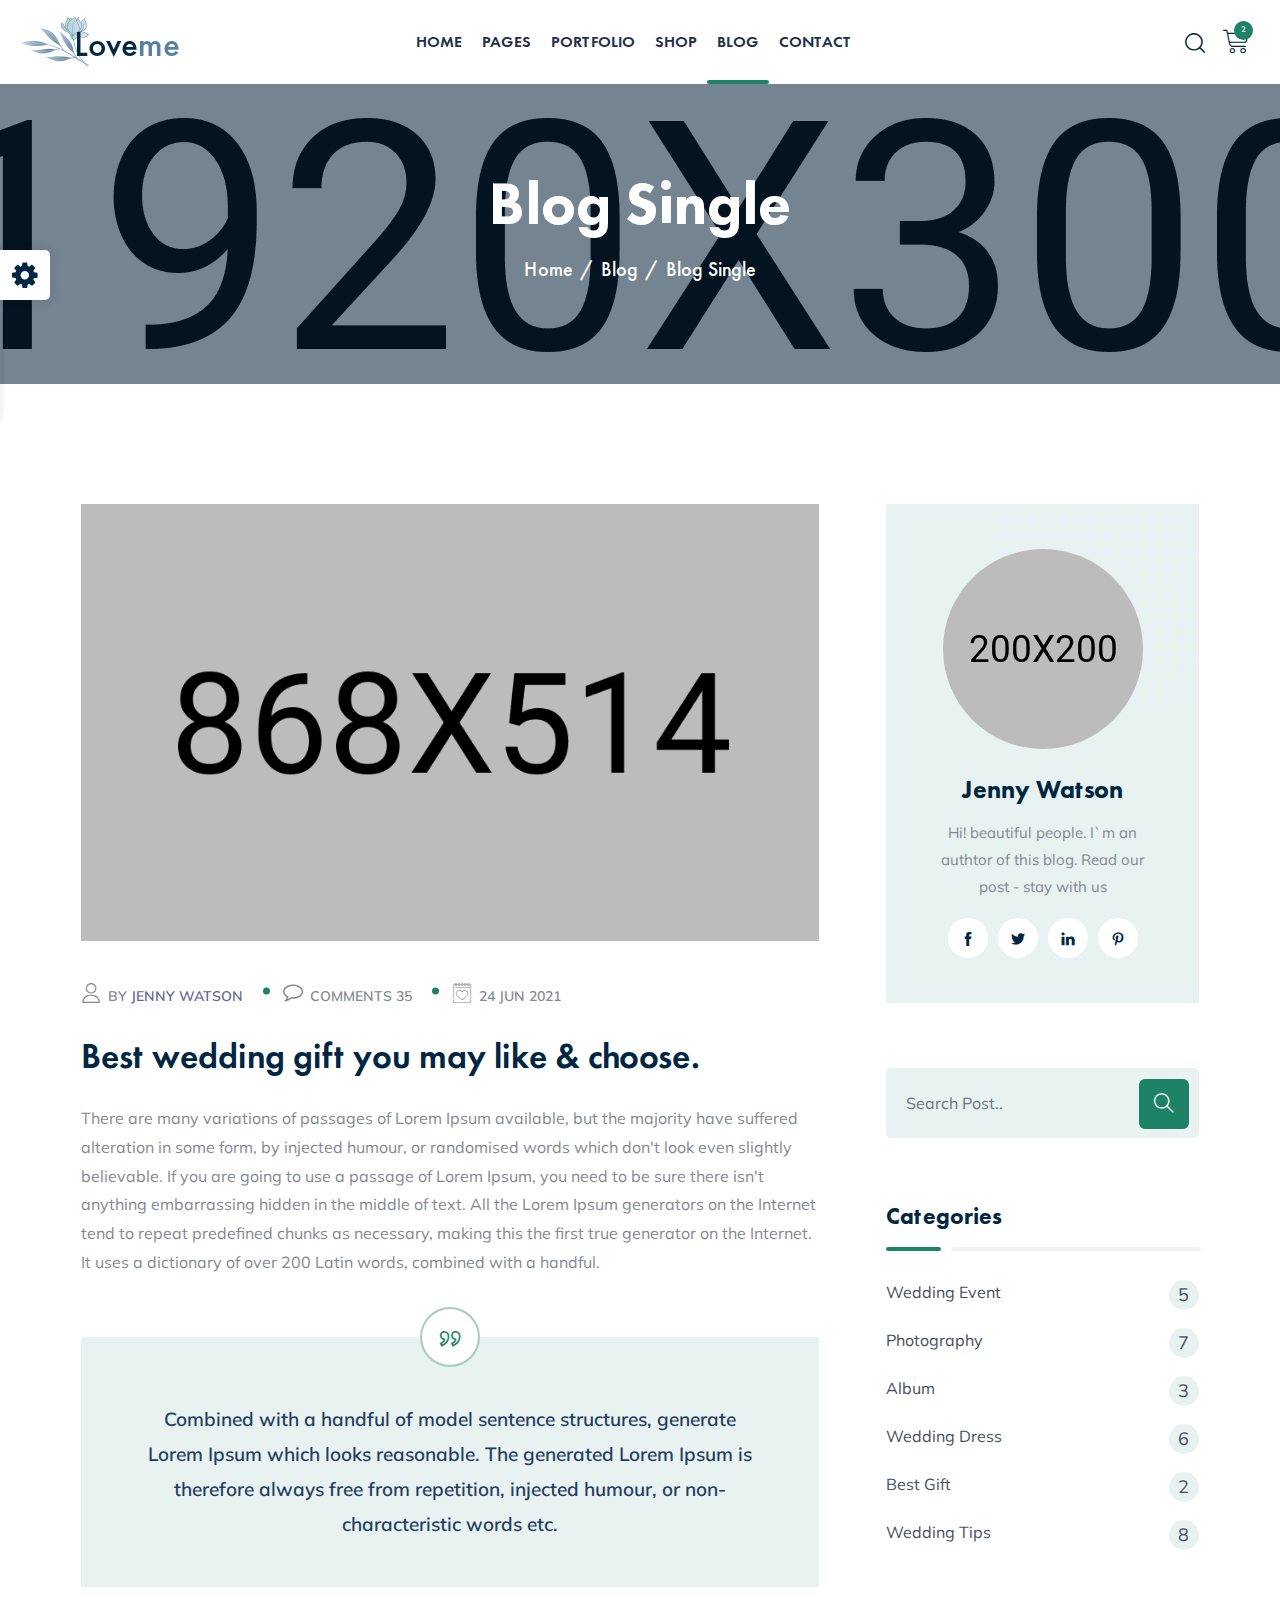
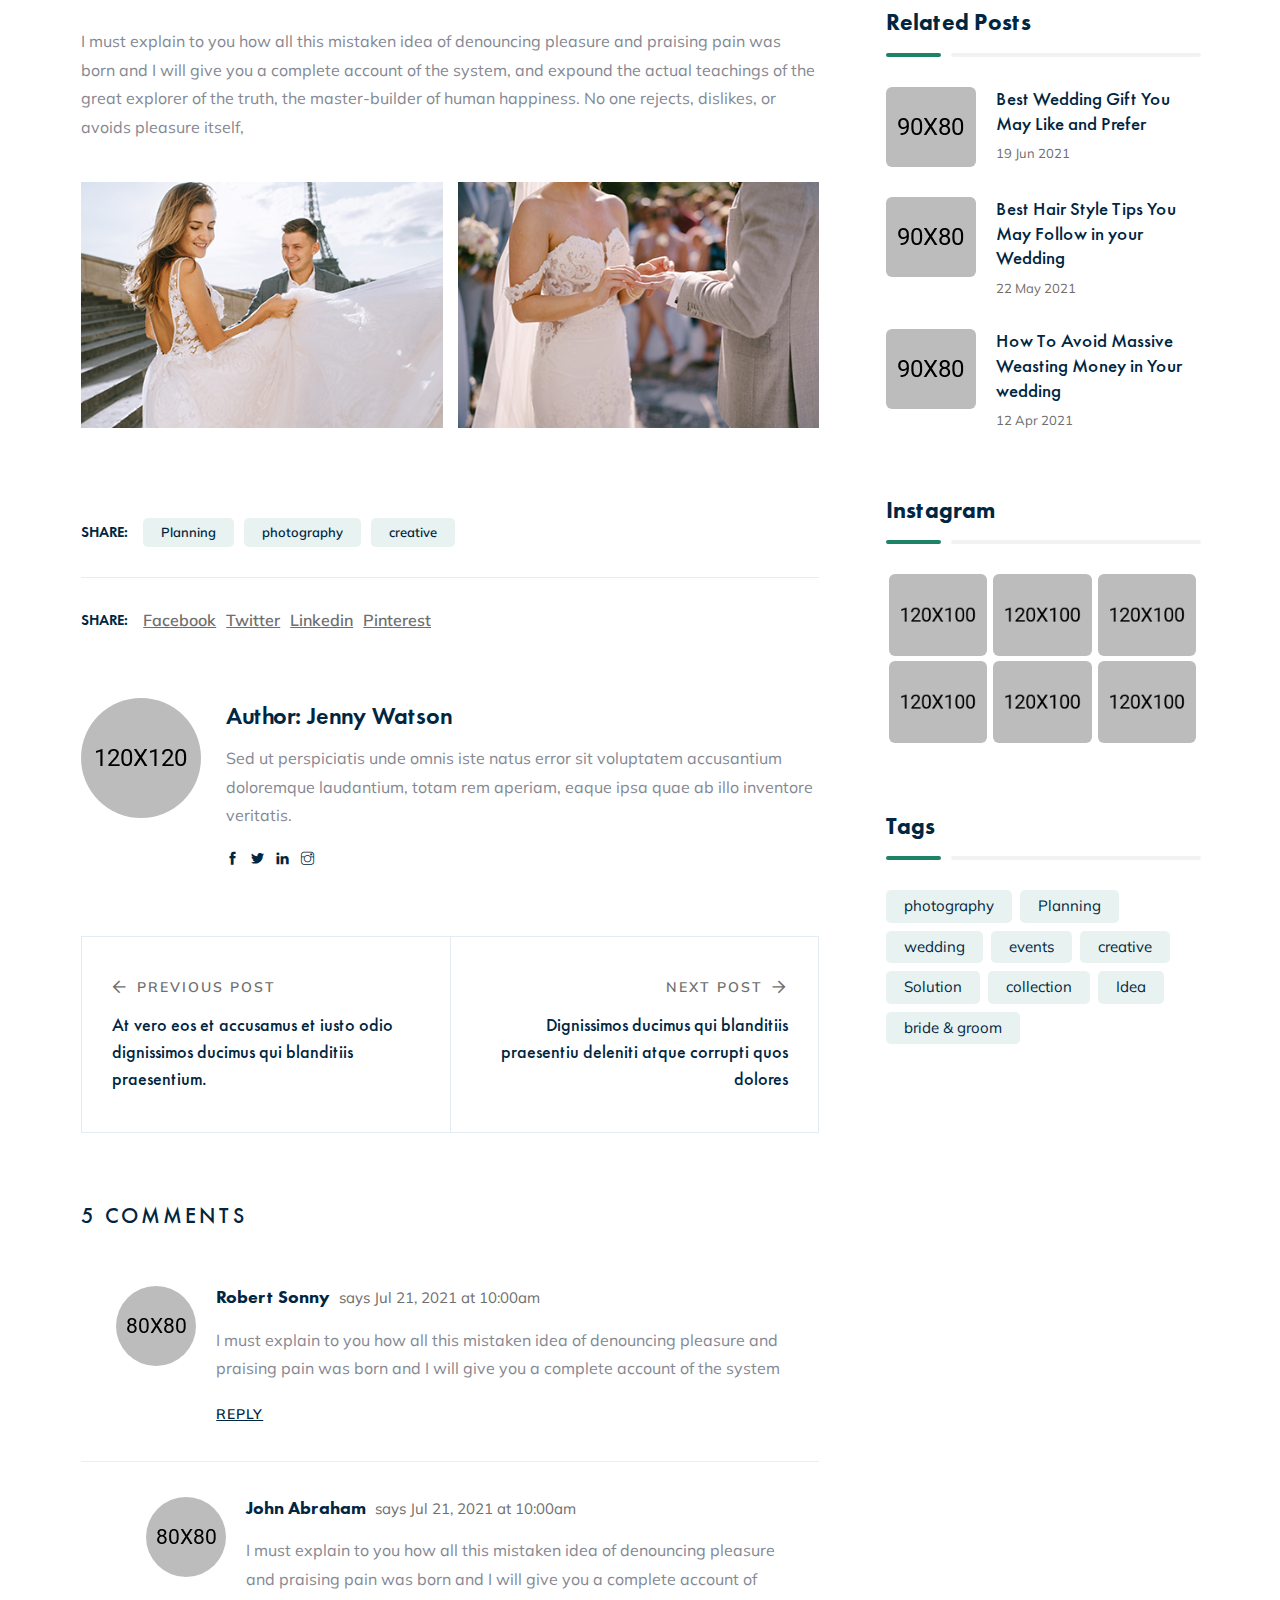
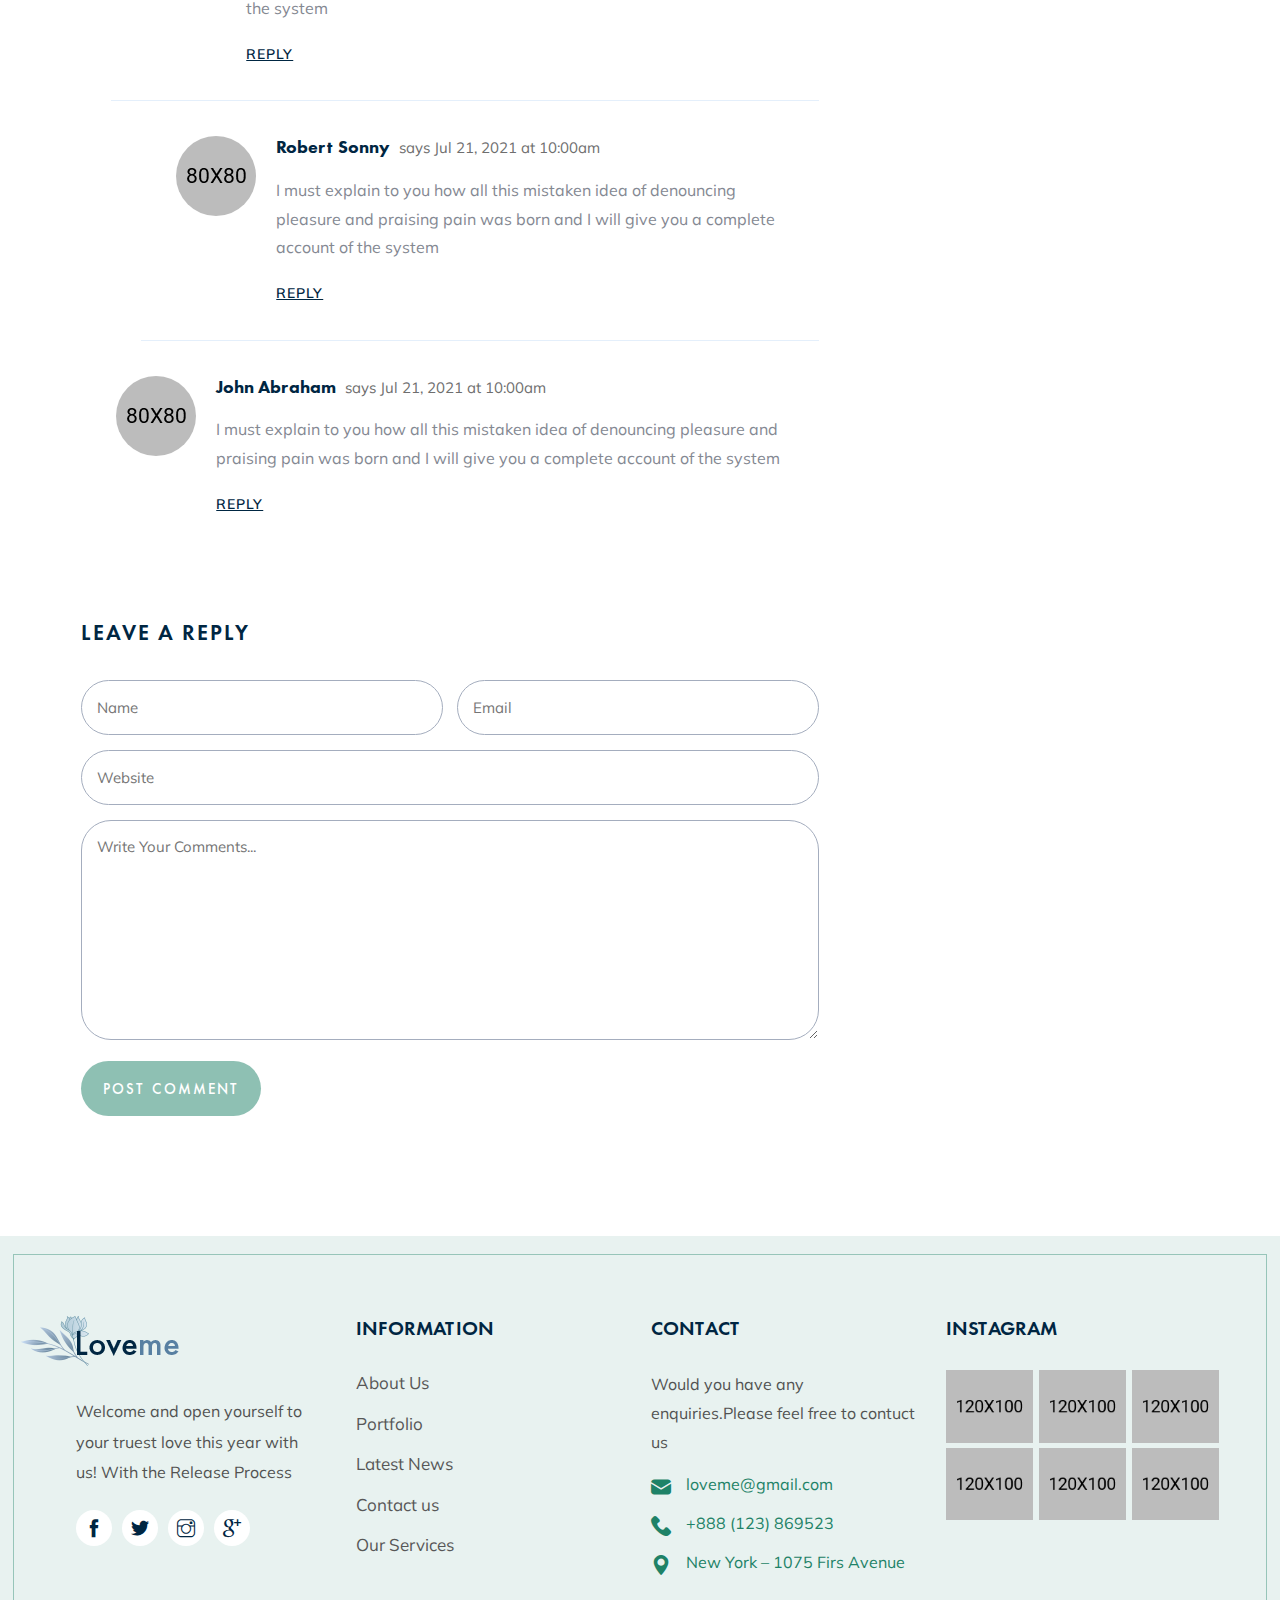
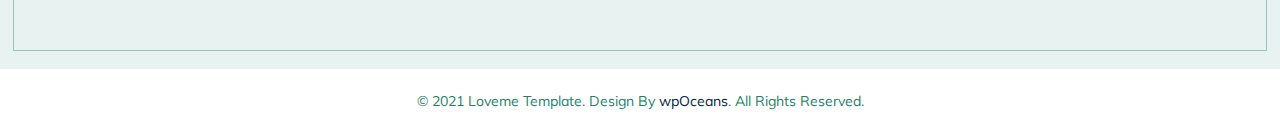
<file: blog-single.html>
<!DOCTYPE html>
<html lang="en">

<head>
    <meta charset="utf-8">
    <meta http-equiv="X-UA-Compatible" content="IE=edge">
    <meta name="viewport" content="width=device-width, initial-scale=1">
    <meta name="author" content="wpOceans">
    <link rel="shortcut icon" type="image/png" href="assets/images/favicon.png">
    <title> Loveme - Wedding & Wedding Planner HTML5 Template</title>
    <link href="assets/css/themify-icons.css" rel="stylesheet">
    <link href="assets/css/font-awesome.min.css" rel="stylesheet">
    <link href="assets/css/flaticon.css" rel="stylesheet">
    <link href="assets/css/bootstrap.min.css" rel="stylesheet">
    <link href="assets/css/magnific-popup.css" rel="stylesheet">
    <link href="assets/css/animate.css" rel="stylesheet">
    <link href="assets/css/owl.carousel.css" rel="stylesheet">
    <link href="assets/css/owl.theme.css" rel="stylesheet">
    <link href="assets/css/slick.css" rel="stylesheet">
    <link href="assets/css/slick-theme.css" rel="stylesheet">
    <link href="assets/css/swiper.min.css" rel="stylesheet">
    <link href="assets/css/nice-select.css" rel="stylesheet">
    <link href="assets/css/owl.transitions.css" rel="stylesheet">
    <link href="assets/css/jquery.fancybox.css" rel="stylesheet">
    <link href="assets/css/odometer-theme-default.css" rel="stylesheet">
    <link href="assets/css/style.css" rel="stylesheet">
</head>

<body>

    <!-- start page-wrapper -->
    <div class="page-wrapper">
        <!-- start preloader -->
        <div class="preloader">
            <div class="vertical-centered-box">
                <div class="content">
                    <div class="loader-circle"></div>
                    <div class="loader-line-mask">
                        <div class="loader-line"></div>
                    </div>
                    <img src="assets/images/favicon.png" alt="">
                </div>
            </div>
        </div>
        <!-- end preloader -->
        <!-- Start header -->
        <header id="header">
            <div class="wpo-site-header">
                <nav class="navigation navbar navbar-expand-lg navbar-light">
                    <div class="container-fluid">
                        <div class="row align-items-center">
                            <div class="col-lg-3 col-md-3 col-3 d-lg-none dl-block">
                                <div class="mobail-menu">
                                    <button type="button" class="navbar-toggler open-btn">
                                        <span class="sr-only">Toggle navigation</span>
                                        <span class="icon-bar first-angle"></span>
                                        <span class="icon-bar middle-angle"></span>
                                        <span class="icon-bar last-angle"></span>
                                    </button>
                                </div>
                            </div>
                            <div class="col-lg-2 col-md-6 col-6">
                                <div class="navbar-header">
                                    <a class="navbar-brand" href="index.html"><img src="assets/images/logo.png"
                                            alt=""></a>
                                </div>
                            </div>
                            <div class="col-lg-8 col-md-1 col-1">
                                <div id="navbar" class="collapse navbar-collapse navigation-holder">
                                    <button class="menu-close"><i class="ti-close"></i></button>
                                    <ul class="nav navbar-nav mb-2 mb-lg-0">
                                        <li class="menu-item-has-children">
                                            <a href="#">Home</a>
                                            <ul class="sub-menu">
                                                <li><a href="index.html">Main Home</a></li>
                                                <li><a href="index-2.html">Wedding Planner</a></li>
                                                <li><a href="index-3.html">Announcement S1</a></li>
                                                <li><a href="index-4.html">Announcement S2</a></li>
                                                <li><a href="index-5.html">Wedding Home</a></li>
                                                <li><a href="index-7.html">Shop Home</a></li>
                                                <li><a href="index-6.html">Invitation</a></li>
                                            </ul>
                                        </li>
                                        <li class="menu-item-has-children">
                                                <a href="#">Pages</a>
                                                <ul class="sub-menu">
                                                    <li><a href="about.html">About</a></li>
                                                    <li><a href="story.html">Our story</a></li>
                                                    <li><a href="accomodation.html">Accomodation</a></li>
                                                    <li><a href="rsvp.html">RSVP</a></li>
                                                    <li><a href="gallery.html">Gallery</a></li>
                                                    <li><a href="planner.html">Planners</a></li>
                                                    <li><a href="team-single.html">Planner Single</a></li>
                                                    <li><a href="groom-bride.html">Bridesmaid & Groomsman</a></li>
                                                    <li><a href="service.html">Serevice</a></li>
                                                    <li><a href="service-s2.html">Serevice S2</a></li>
                                                    <li><a href="service-single.html">Serevice Single</a></li>
                                                    <li><a href="pricing.html">Pricing</a></li>
                                                    <li class="menu-item-has-children">
                                                        <a href="#">Auth Pages</a>
                                                        <ul class="sub-menu">
                                                            <li><a href="login.html">Login</a>
                                                            </li>
                                                            <li><a href="register.html">Register</a></li>
                                                            <li><a href="forgot.html">Forgot Password</a></li>
                                                        </ul>
                                                    </li>
                                                    <li><a href="coming.html">Coming Soon</a></li>
                                                    <li><a href="404.html">404 Error</a></li>
                                                </ul>
                                            </li>
                                        <li class="menu-item-has-children">
                                            <a href="#">Portfolio</a>
                                            <ul class="sub-menu">
                                                <li><a href="portfolio-grid.html">Portfolio Grid</a></li>
                                                <li><a href="portfolio-mashonary.html">Portfolio Mashonary</a></li>
                                                <li><a href="portfolio-mashonary-s2.html">Portfolio Mashonary S2</a></li>
                                                <li><a href="portfolio-single.html">Portfolio Single</a></li>
                                            </ul>
                                        </li>
                                        <li class="menu-item-has-children">
                                            <a href="#">Shop</a>
                                            <ul class="sub-menu">
                                                <li><a href="shop.html">Shop</a></li>
                                                <li><a href="shop-single.html">Shop Single</a></li>
                                                <li><a href="cart.html">Cart</a></li>
                                                <li><a href="wishlist.html">Wishlist</a></li>
                                                <li><a href="checkout.html">Checkout</a></li>
                                            </ul>
                                        </li>
                                        <li class="menu-item-has-children">
                                            <a class="active" href="#">Blog</a>
                                            <ul class="sub-menu">
                                                <li><a href="blog.html">Blog right sidebar</a></li>
                                                <li><a href="blog-left-sidebar.html">Blog left sidebar</a></li>
                                                <li><a href="blog-fullwidth.html">Blog fullwidth</a></li>
                                                <li class="menu-item-has-children">
                                                    <a href="#">Blog details</a>
                                                    <ul class="sub-menu">
                                                        <li><a class="active" href="blog-single.html">Blog details right
                                                                sidebar</a>
                                                        </li>
                                                        <li><a href="blog-single-left-sidebar.html">Blog details
                                                                left
                                                                sidebar</a></li>
                                                        <li><a href="blog-single-fullwidth.html">Blog details
                                                                fullwidth</a></li>
                                                    </ul>
                                                </li>
                                            </ul>
                                        </li>
                                        <li><a href="contact.html">Contact</a></li>
                                    </ul>

                                </div><!-- end of nav-collapse -->
                            </div>
                            <div class="col-lg-2 col-md-2 col-2">
                                <div class="header-right">
                                    <div class="header-search-form-wrapper">
                                        <div class="cart-search-contact">
                                            <button class="search-toggle-btn"><i
                                                    class="fi flaticon-search"></i></button>
                                            <div class="header-search-form">
                                                <form>
                                                    <div>
                                                        <input type="text" class="form-control"
                                                            placeholder="Search here...">
                                                        <button type="submit"><i
                                                                class="fi flaticon-search"></i></button>
                                                    </div>
                                                </form>
                                            </div>
                                        </div>
                                    </div>
                                    <div class="mini-cart">
                                        <button class="cart-toggle-btn"> <i class="fi flaticon-shopping-cart"></i>
                                            <span class="cart-count">2</span></button>
                                        <div class="mini-cart-content">
                                            <button class="mini-cart-close"><i class="ti-close"></i></button>
                                            <div class="mini-cart-items">
                                                <div class="mini-cart-item clearfix">
                                                    <div class="mini-cart-item-image">
                                                        <a href="shop.html"><img
                                                                src="assets/images/shop/mini-cart/img-1.jpg"
                                                                alt></a>
                                                    </div>
                                                    <div class="mini-cart-item-des">
                                                        <a href="shop.html">Wedding Gown</a>
                                                        <span class="mini-cart-item-price">$20.15 x 1</span>
                                                        <span class="mini-cart-item-quantity"><a href="#"><i
                                                                    class="ti-close"></i></a></span>
                                                    </div>
                                                </div>
                                                <div class="mini-cart-item clearfix">
                                                    <div class="mini-cart-item-image">
                                                        <a href="shop.html"><img
                                                                src="assets/images/shop/mini-cart/img-2.jpg"
                                                                alt></a>
                                                    </div>
                                                    <div class="mini-cart-item-des">
                                                        <a href="shop.html">Bridal Flower</a>
                                                        <span class="mini-cart-item-price">$13.25 x 2</span>
                                                        <span class="mini-cart-item-quantity"><a href="#"><i
                                                                    class="ti-close"></i></a></span>
                                                    </div>
                                                </div>
                                            </div>
                                            <div class="mini-cart-action clearfix">
                                                <span class="mini-checkout-price">Subtotal:
                                                    <span>$215.14</span></span>
                                                <div class="mini-btn">
                                                    <a href="checkout.html" class="view-cart-btn s1">Checkout</a>
                                                    <a href="cart.html" class="view-cart-btn">View Cart</a>
                                                </div>
                                            </div>
                                        </div>
                                    </div>
                                </div>
                            </div>
                        </div>
                    </div><!-- end of container -->
                </nav>
            </div>
        </header>
        <!-- end of header -->
        <!-- start wpo-page-title -->
        <section class="wpo-page-title">
            <div class="container">
                <div class="row">
                    <div class="col col-xs-12">
                        <div class="wpo-breadcumb-wrap">
                            <h2>Blog Single</h2>
                            <ol class="wpo-breadcumb-wrap">
                                <li><a href="index.html">Home</a></li>
                                <li>Blog</li>
                                <li>Blog Single</li>
                            </ol>
                        </div>
                    </div>
                </div> <!-- end row -->
            </div> <!-- end container -->
        </section>
        <!-- end page-title -->

        <!-- start wpo-blog-single-section -->
        <section class="wpo-blog-single-section section-padding">
            <div class="container">
                <div class="row">
                    <div class="col col-lg-8 col-12">
                        <div class="wpo-blog-content">
                            <div class="post format-standard-image">
                                <div class="entry-media">
                                    <img src="assets/images/blog/img-4.jpg" alt>
                                </div>
                                <div class="entry-meta">
                                    <ul>
                                        <li><i class="fi flaticon-user"></i> By <a href="#">Jenny Watson</a> </li>
                                        <li><i class="fi flaticon-comment-white-oval-bubble"></i> Comments 35 </li>
                                        <li><i class="fi flaticon-calendar"></i> 24 Jun 2021</li>
                                    </ul>
                                </div>
                                <h2>Best wedding gift you may like & choose.</h2>
                                <p>There are many variations of passages of Lorem Ipsum available, but the majority have suffered alteration in some form, by injected humour, or randomised words which don't look even slightly believable. If you are going to use a passage of Lorem Ipsum, you need to be sure there isn't anything embarrassing hidden in the middle of text. All the Lorem Ipsum generators on the Internet tend to repeat predefined chunks as necessary, making this the first true generator on the Internet. It uses a dictionary of over 200 Latin words, combined with a handful.</p>
                                <blockquote>
                                    Combined with a handful of model sentence structures, generate Lorem Ipsum which looks reasonable. The generated Lorem Ipsum is therefore always free from repetition, injected humour, or non-characteristic words etc.
                                </blockquote>
                                <p>I must explain to you how all this mistaken idea of denouncing pleasure and praising pain was born and I will give you a complete account of the system, and expound the actual teachings of the great explorer of the truth, the master-builder of human happiness. No one rejects, dislikes, or avoids pleasure itself,</p>

                                <div class="gallery">
                                    <div>
                                        <img src="assets/images/blog-details/1.jpg" alt="">
                                    </div>
                                    <div>
                                        <img src="assets/images/blog-details/2.jpg" alt="">
                                    </div>
                                </div>
                            </div>

                            <div class="tag-share clearfix">
                                <div class="tag">
                                    <span>Share: </span>
                                    <ul>
                                        <li><a href="#">Planning</a></li>
                                        <li><a href="#">photography</a></li>
                                        <li><a href="#"> creative</a></li>
                                    </ul>
                                </div>
                            </div> <!-- end tag-share -->
                            <div class="tag-share-s2 clearfix">
                                <div class="tag">
                                    <span>Share: </span>
                                    <ul>
                                        <li><a href="#">facebook</a></li>
                                        <li><a href="#">twitter</a></li>
                                        <li><a href="#">linkedin</a></li>
                                        <li><a href="#">pinterest</a></li>
                                    </ul>
                                </div>
                            </div> <!-- end tag-share -->

                            <div class="author-box">
                                <div class="author-avatar">
                                    <a href="#" target="_blank"><img src="assets/images/blog-details/author.jpg" alt></a>
                                </div>
                                <div class="author-content">
                                    <a href="#" class="author-name">Author: Jenny Watson</a>
                                    <p>Sed ut perspiciatis unde omnis iste natus error sit voluptatem accusantium doloremque laudantium, totam rem aperiam, eaque ipsa quae ab illo inventore veritatis.</p>
                                    <div class="socials">
                                        <ul class="social-link">
                                            <li><a href="#"><i class="ti-facebook"></i></a></li>
                                            <li><a href="#"><i class="ti-twitter-alt"></i></a></li>
                                            <li><a href="#"><i class="ti-linkedin"></i></a></li>
                                            <li><a href="#"><i class="ti-instagram"></i></a></li>
                                        </ul>
                                    </div>
                                </div>
                            </div> <!-- end author-box -->

                            <div class="more-posts">
                                <div class="previous-post">
                                    <a href="blog.html">
                                        <span class="post-control-link">Previous Post</span>
                                        <span class="post-name">At vero eos et accusamus et iusto odio dignissimos ducimus qui blanditiis praesentium.</span>
                                    </a>
                                </div>
                                <div class="next-post">
                                    <a href="blog-left-sidebar.html">
                                        <span class="post-control-link">Next Post</span>
                                        <span class="post-name">Dignissimos ducimus qui blanditiis praesentiu deleniti atque corrupti quos dolores</span>
                                    </a>
                                </div>
                            </div>

                            <div class="comments-area">
                                <div class="comments-section">
                                    <h3 class="comments-title">5 Comments</h3>
                                    <ol class="comments">
                                        <li class="comment even thread-even depth-1" id="comment-1">
                                            <div id="div-comment-1">
                                                <div class="comment-theme">
                                                    <div class="comment-image"><img src="assets/images/blog-details/comments-author/img-1.jpg" alt></div>
                                                </div>
                                                <div class="comment-main-area">
                                                    <div class="comment-wrapper">
                                                        <div class="comments-meta">
                                                            <h4>Robert Sonny <span class="comments-date">says Jul 21, 2021 at 10:00am</span></h4>
                                                        </div>
                                                        <div class="comment-area">
                                                            <p>I must explain to you how all this mistaken idea of denouncing pleasure and praising pain was born and I will give you a complete account of the system</p>
                                                            <div class="comments-reply">
                                                                <a class="comment-reply-link" href="#"><span>Reply</span></a>
                                                            </div>
                                                        </div>
                                                    </div>
                                                </div>
                                            </div>
                                            <ul class="children">
                                                <li class="comment">
                                                    <div>
                                                        <div class="comment-theme">
                                                            <div class="comment-image"><img src="assets/images/blog-details/comments-author/img-2.jpg" alt></div>
                                                        </div>
                                                        <div class="comment-main-area">
                                                            <div class="comment-wrapper">
                                                                <div class="comments-meta">
                                                                    <h4>John Abraham  <span class="comments-date">says Jul 21, 2021 at 10:00am</span></h4>
                                                                </div>
                                                                <div class="comment-area">
                                                                    <p>I must explain to you how all this mistaken idea of denouncing pleasure and praising pain was born and I will give you a complete account of the system</p>
                                                                    <div class="comments-reply">
                                                                        <a  class="comment-reply-link" href="#"><span>Reply</span></a>
                                                                    </div>
                                                                </div>
                                                            </div>
                                                        </div>
                                                    </div>
                                                    <ul>
                                                        <li class="comment">
                                                            <div>
                                                                <div class="comment-theme">
                                                                    <div class="comment-image"><img src="assets/images/blog-details/comments-author/img-3.jpg" alt></div>
                                                                </div>
                                                                <div class="comment-main-area">
                                                                    <div class="comment-wrapper">
                                                                        <div class="comments-meta">
                                                                            <h4>Robert Sonny <span class="comments-date">says Jul 21, 2021 at 10:00am</span></h4>
                                                                        </div>
                                                                        <div class="comment-area">
                                                                            <p>I must explain to you how all this mistaken idea of denouncing pleasure and praising pain was born and I will give you a complete account of the system</p>
                                                                            <div class="comments-reply">
                                                                                <a  class="comment-reply-link" href="#"><span>Reply</span></a>
                                                                            </div>
                                                                        </div>
                                                                    </div>
                                                                </div>
                                                            </div>
                                                        </li>
                                                    </ul>
                                                </li>
                                            </ul>
                                        </li>

                                        <li class="comment">
                                            <div>
                                                <div class="comment-theme">
                                                    <div class="comment-image"><img src="assets/images/blog-details/comments-author/img-1.jpg" alt></div>
                                                </div>
                                                <div class="comment-main-area">
                                                    <div class="comment-wrapper">
                                                        <div class="comments-meta">
                                                            <h4>John Abraham  <span class="comments-date">says Jul 21, 2021 at 10:00am</span></h4>
                                                        </div>
                                                        <div class="comment-area">
                                                            <p>I must explain to you how all this mistaken idea of denouncing pleasure and praising pain was born and I will give you a complete account of the system</p>
                                                            <div class="comments-reply">
                                                                <a  class="comment-reply-link" href="#"><span>Reply</span></a>
                                                            </div>
                                                        </div>
                                                    </div>
                                                </div>
                                            </div>
                                        </li>
                                    </ol>
                                </div> <!-- end comments-section -->

                                <div class="comment-respond">
                                    <h3 class="comment-reply-title">Leave a reply</h3>
                                    <form class="comment-form">
                                        <div class="form-inputs">
                                            <input placeholder="Name" type="text">
                                            <input placeholder="Email" type="email">
                                            <input placeholder="Website" type="url">
                                        </div>
                                        <div class="form-textarea">
                                            <textarea id="comment" placeholder="Write Your Comments..."></textarea>
                                        </div>
                                        <div class="form-submit">
                                            <input id="submit" value="Post Comment" type="submit">
                                        </div>
                                    </form>
                                </div>
                            </div> <!-- end comments-area -->
                        </div>
                    </div>
                    <div class="col col-lg-4">
                        <div class="blog-sidebar">
                            <div class="widget about-widget">
                                <div class="img-holder">
                                    <img src="assets/images/blog/about-widget.jpg" alt>
                                </div>
                                <h4>Jenny Watson</h4>
                                <p>Hi! beautiful people. I`m an authtor of this blog. Read our post - stay with us</p>
                                <div class="social">
                                    <ul class="clearfix">
                                        <li><a href="#"><i class="ti-facebook"></i></a></li>
                                        <li><a href="#"><i class="ti-twitter-alt"></i></a></li>
                                        <li><a href="#"><i class="ti-linkedin"></i></a></li>
                                        <li><a href="#"><i class="ti-pinterest"></i></a></li>
                                    </ul>
                                </div>
                                <div class="aw-shape">
                                    <img src="assets/images/blog/ab.png" alt="">
                                </div>
                            </div>
                            <div class="widget search-widget">
                                <form>
                                    <div>
                                        <input type="text" class="form-control" placeholder="Search Post..">
                                        <button type="submit"><i class="ti-search"></i></button>
                                    </div>
                                </form>
                            </div>
                            <div class="widget category-widget">
                                <h3>Categories</h3>
                                <ul>
                                    <li><a href="blog.html">Wedding Event <span>5</span></a></li>
                                    <li><a href="blog.html">Photography <span>7</span></a></li>
                                    <li><a href="blog.html">Album <span>3</span></a></li>
                                    <li><a href="blog.html">Wedding Dress<span>6</span></a></li>
                                    <li><a href="blog.html">Best Gift <span>2</span></a></li>
                                    <li><a href="blog.html">Wedding Tips <span>8</span></a></li>
                                </ul>
                            </div>
                            <div class="widget recent-post-widget">
                                <h3>Related Posts</h3>
                                <div class="posts">
                                    <div class="post">
                                        <div class="img-holder">
                                            <img src="assets/images/recent-posts/img-1.jpg" alt>
                                        </div>
                                        <div class="details">
                                            <h4><a href="blog-single.html">Best Wedding Gift You May Like and Prefer</a></h4>
                                            <span class="date">19 Jun 2021 </span>
                                        </div>
                                    </div>
                                    <div class="post">
                                        <div class="img-holder">
                                            <img src="assets/images/recent-posts/img-2.jpg" alt>
                                        </div>
                                        <div class="details">
                                            <h4><a href="blog-single.html">Best Hair Style Tips You May Follow in your Wedding</a></h4>
                                            <span class="date">22 May 2021 </span>
                                        </div>
                                    </div>
                                    <div class="post">
                                        <div class="img-holder">
                                            <img src="assets/images/recent-posts/img-3.jpg" alt>
                                        </div>
                                        <div class="details">
                                            <h4><a href="blog-single.html">How To Avoid Massive Weasting Money in Your wedding</a></h4>
                                            <span class="date">12 Apr 2021 </span>
                                        </div>
                                    </div>
                                </div>
                            </div>
                            <div class="widget wpo-instagram-widget">
                                <div class="widget-title">
                                    <h3>Instagram</h3>
                                </div>
                                <ul class="d-flex">
                                    <li><a href="portfolio-single.html"><img src="assets/images/instragram/1.jpg" alt=""></a></li>
                                    <li><a href="portfolio-single.html"><img src="assets/images/instragram/2.jpg" alt=""></a></li>
                                    <li><a href="portfolio-single.html"><img src="assets/images/instragram/3.jpg" alt=""></a></li>
                                    <li><a href="portfolio-single.html"><img src="assets/images/instragram/4.jpg" alt=""></a></li>
                                    <li><a href="portfolio-single.html"><img src="assets/images/instragram/5.jpg" alt=""></a></li>
                                    <li><a href="portfolio-single.html"><img src="assets/images/instragram/6.jpg" alt=""></a></li>
                                </ul>
                            </div>
                            <div class="widget tag-widget">
                                <h3>Tags</h3>
                                <ul>
                                    <li><a href="#">photography</a></li>
                                    <li><a href="#">Planning</a></li>
                                    <li><a href="#">wedding</a></li>
                                    <li><a href="#">events</a></li>
                                    <li><a href="#">creative</a></li>
                                    <li><a href="#">Solution</a></li>
                                    <li><a href="#">collection</a></li>
                                    <li><a href="#">Idea</a></li>
                                    <li><a href="#">bride & groom</a></li>
                                </ul>
                            </div>
                        </div>
                    </div>
                </div>
            </div> <!-- end container -->
        </section>
        <!-- end wpo-blog-single-section -->


        <!-- start of wpo-site-footer-section -->
        <footer class="wpo-site-footer">
            <div class="wpo-upper-footer">
                <div class="container-fluid">
                    <div class="row">
                        <div class="col col-xl-3 col-lg-4 col-md-6 col-sm-12 col-12">
                            <div class="widget about-widget">
                                <div class="logo widget-title">
                                    <img src="assets/images/logo.png" alt="blog">
                                </div>
                                <p>Welcome and open yourself to your truest love this year with us! With the Release
                                    Process</p>
                                <ul>
                                    <li>
                                        <a href="#">
                                            <i class="ti-facebook"></i>
                                        </a>
                                    </li>
                                    <li>
                                        <a href="#">
                                            <i class="ti-twitter-alt"></i>
                                        </a>
                                    </li>
                                    <li>
                                        <a href="#">
                                            <i class="ti-instagram"></i>
                                        </a>
                                    </li>
                                    <li>
                                        <a href="#">
                                            <i class="ti-google"></i>
                                        </a>
                                    </li>
                                </ul>
                            </div>
                        </div>
                        <div class="col col-xl-3  col-lg-4 col-md-6 col-sm-12 col-12">
                            <div class="widget link-widget">
                                <div class="widget-title">
                                    <h3>Information</h3>
                                </div>
                                <ul>
                                    <li><a href="about.html">About Us</a></li>
                                    <li><a href="portfolio.html">Portfolio</a></li>
                                    <li><a href="blog.html">Latest News</a></li>
                                    <li><a href="contact.html">Contact us</a></li>
                                    <li><a href="service.html">Our Services</a></li>
                                </ul>
                            </div>
                        </div>
                        <div class="col col-xl-3  col-lg-4 col-md-6 col-sm-12 col-12">
                            <div class="widget wpo-service-link-widget">
                                <div class="widget-title">
                                    <h3>Contact </h3>
                                </div>
                                <div class="contact-ft">
                                    <p>Would you have any enquiries.Please feel free to contuct us</p>
                                    <ul>
                                        <li><i class="fi flaticon-email"></i>loveme@gmail.com</li>
                                        <li><i class="fi flaticon-phone-call"></i>+888 (123) 869523</li>
                                        <li><i class="fi flaticon-maps-and-flags"></i>New York – 1075 Firs Avenue
                                        </li>
                                    </ul>
                                </div>
                            </div>
                        </div>

                        <div class="col col-xl-3  col-lg-4 col-md-6 col-sm-12 col-12">
                            <div class="widget instagram">
                                <div class="widget-title">
                                    <h3>Instagram</h3>
                                </div>
                                <ul class="d-flex">
                                    <li><a href="portfolio-single.html"><img src="assets/images/instragram/1.jpg"
                                                alt=""></a></li>
                                    <li><a href="portfolio-single.html"><img src="assets/images/instragram/2.jpg"
                                                alt=""></a></li>
                                    <li><a href="portfolio-single.html"><img src="assets/images/instragram/3.jpg"
                                                alt=""></a></li>
                                    <li><a href="portfolio-single.html"><img src="assets/images/instragram/4.jpg"
                                                alt=""></a></li>
                                    <li><a href="portfolio-single.html"><img src="assets/images/instragram/5.jpg"
                                                alt=""></a></li>
                                    <li><a href="portfolio-single.html"><img src="assets/images/instragram/6.jpg"
                                                alt=""></a></li>
                                </ul>
                            </div>
                        </div>
                    </div>
                </div> <!-- end container -->
            </div>
            <div class="wpo-lower-footer">
                <div class="container">
                    <div class="row">
                        <div class="col col-xs-12">
                            <p class="copyright"> &copy; 2021 Loveme Template. Design By <a
                                    href="index.html">wpOceans</a>. All Rights Reserved.</p>
                        </div>
                    </div>
                </div>
            </div>
        </footer>
        <!-- end of wpo-site-footer-section -->

        
    <!-- color-switcher -->
        <div class="color-switcher-wrap">
            <div class="color-switcher-item">
                <div class="color-toggle-btn">
                    <i class="fa fa-cog"></i>
                </div>
                <ul id="switcher">
                    <li class="btn btn1" id="Button1"></li>
                    <li class="btn btn2" id="Button2"></li>
                    <li class="btn btn3" id="Button3"></li>
                    <li class="btn btn4" id="Button4"></li>
                    <li class="btn btn5" id="Button5"></li>
                    <li class="btn btn6" id="Button6"></li>
                    <li class="btn btn7" id="Button7"></li>
                    <li class="btn btn8" id="Button8"></li>
                    <li class="btn btn9" id="Button9"></li>
                    <li class="btn btn10" id="Button10"></li>
                    <li class="btn btn11" id="Button11"></li>
                    <li class="btn btn12" id="Button12"></li>
                </ul>
            </div>
        </div>

    </div>
    <!-- end of page-wrapper -->

    <!-- All JavaScript files
    ================================================== -->
    <script src="assets/js/jquery.min.js"></script>
    <script src="assets/js/bootstrap.bundle.min.js"></script>
    <!-- Plugins for this template -->
    <script src="assets/js/modernizr.custom.js"></script>
    <script src="assets/js/jquery.dlmenu.js"></script>
    <script src="assets/js/jquery-plugin-collection.js"></script>
    <!-- Custom script for this template -->
    <script src="assets/js/script.js"></script>
</body>

</html>
</file>
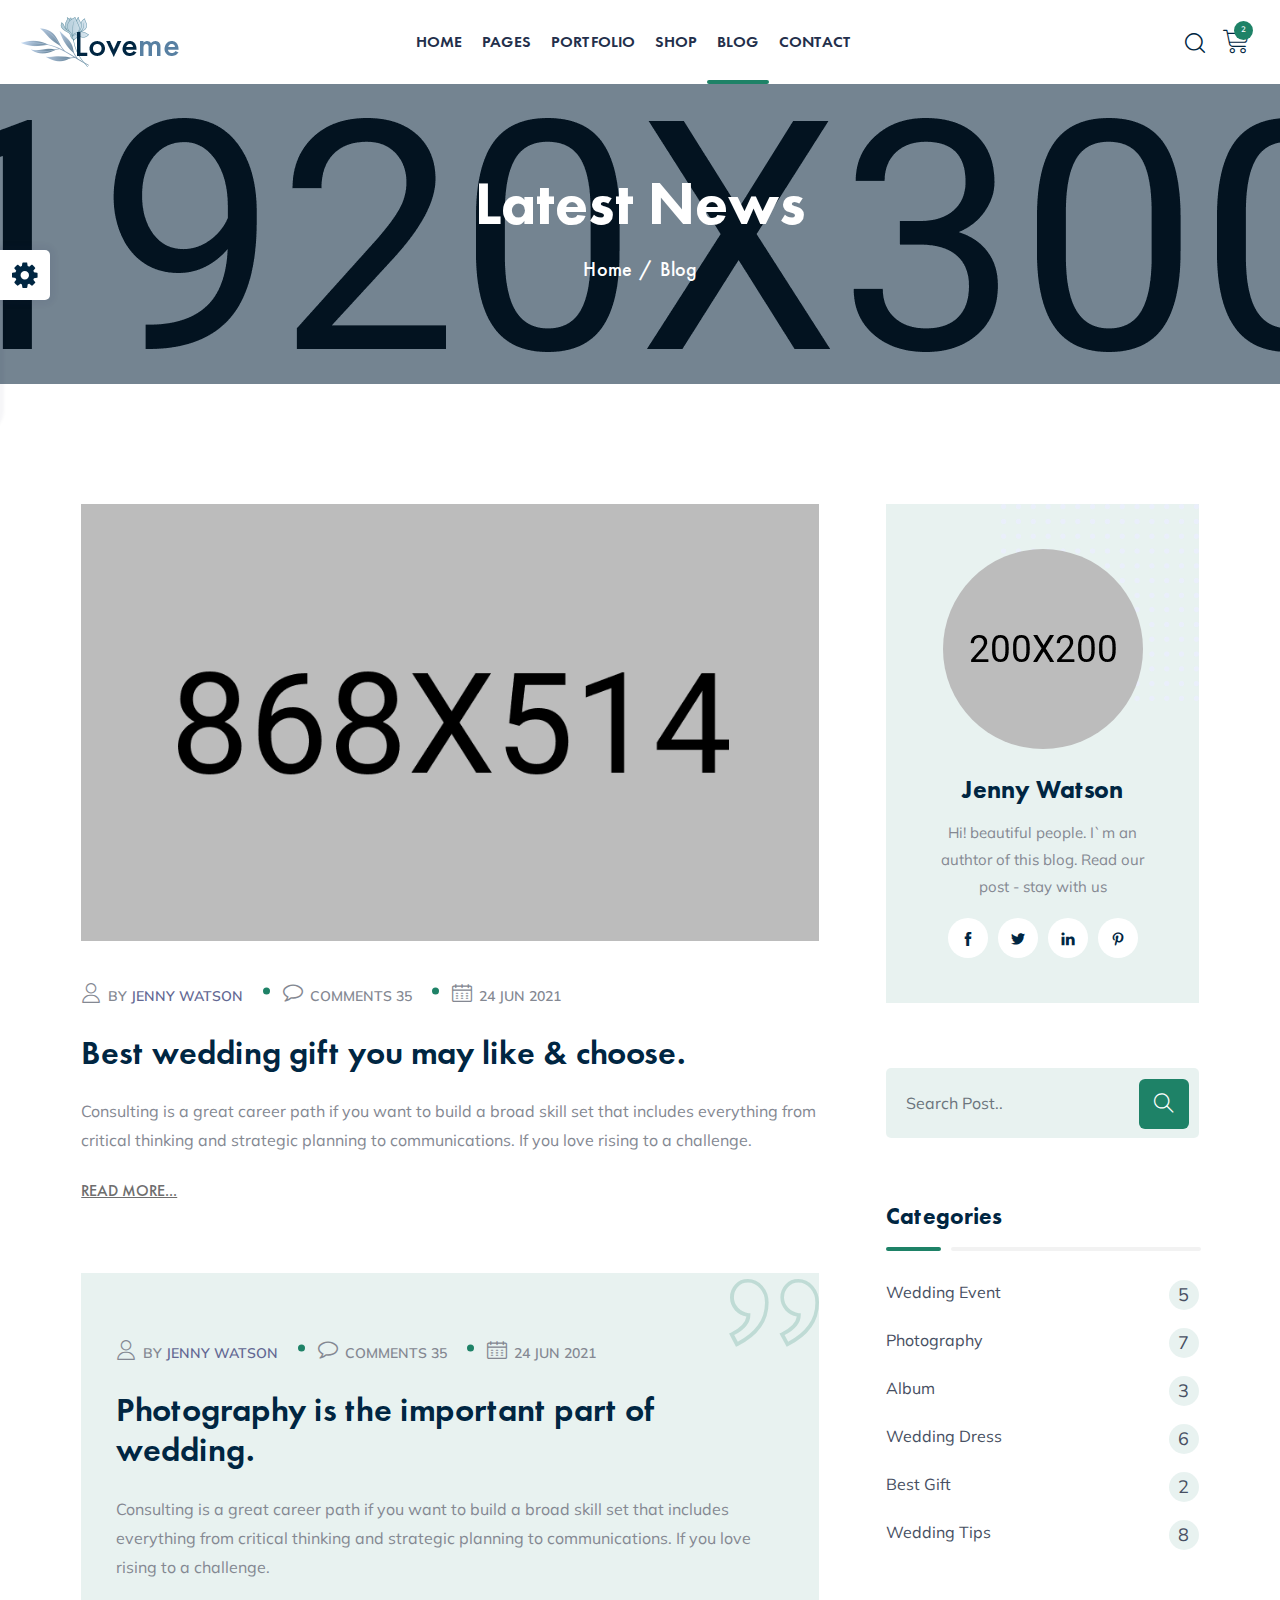
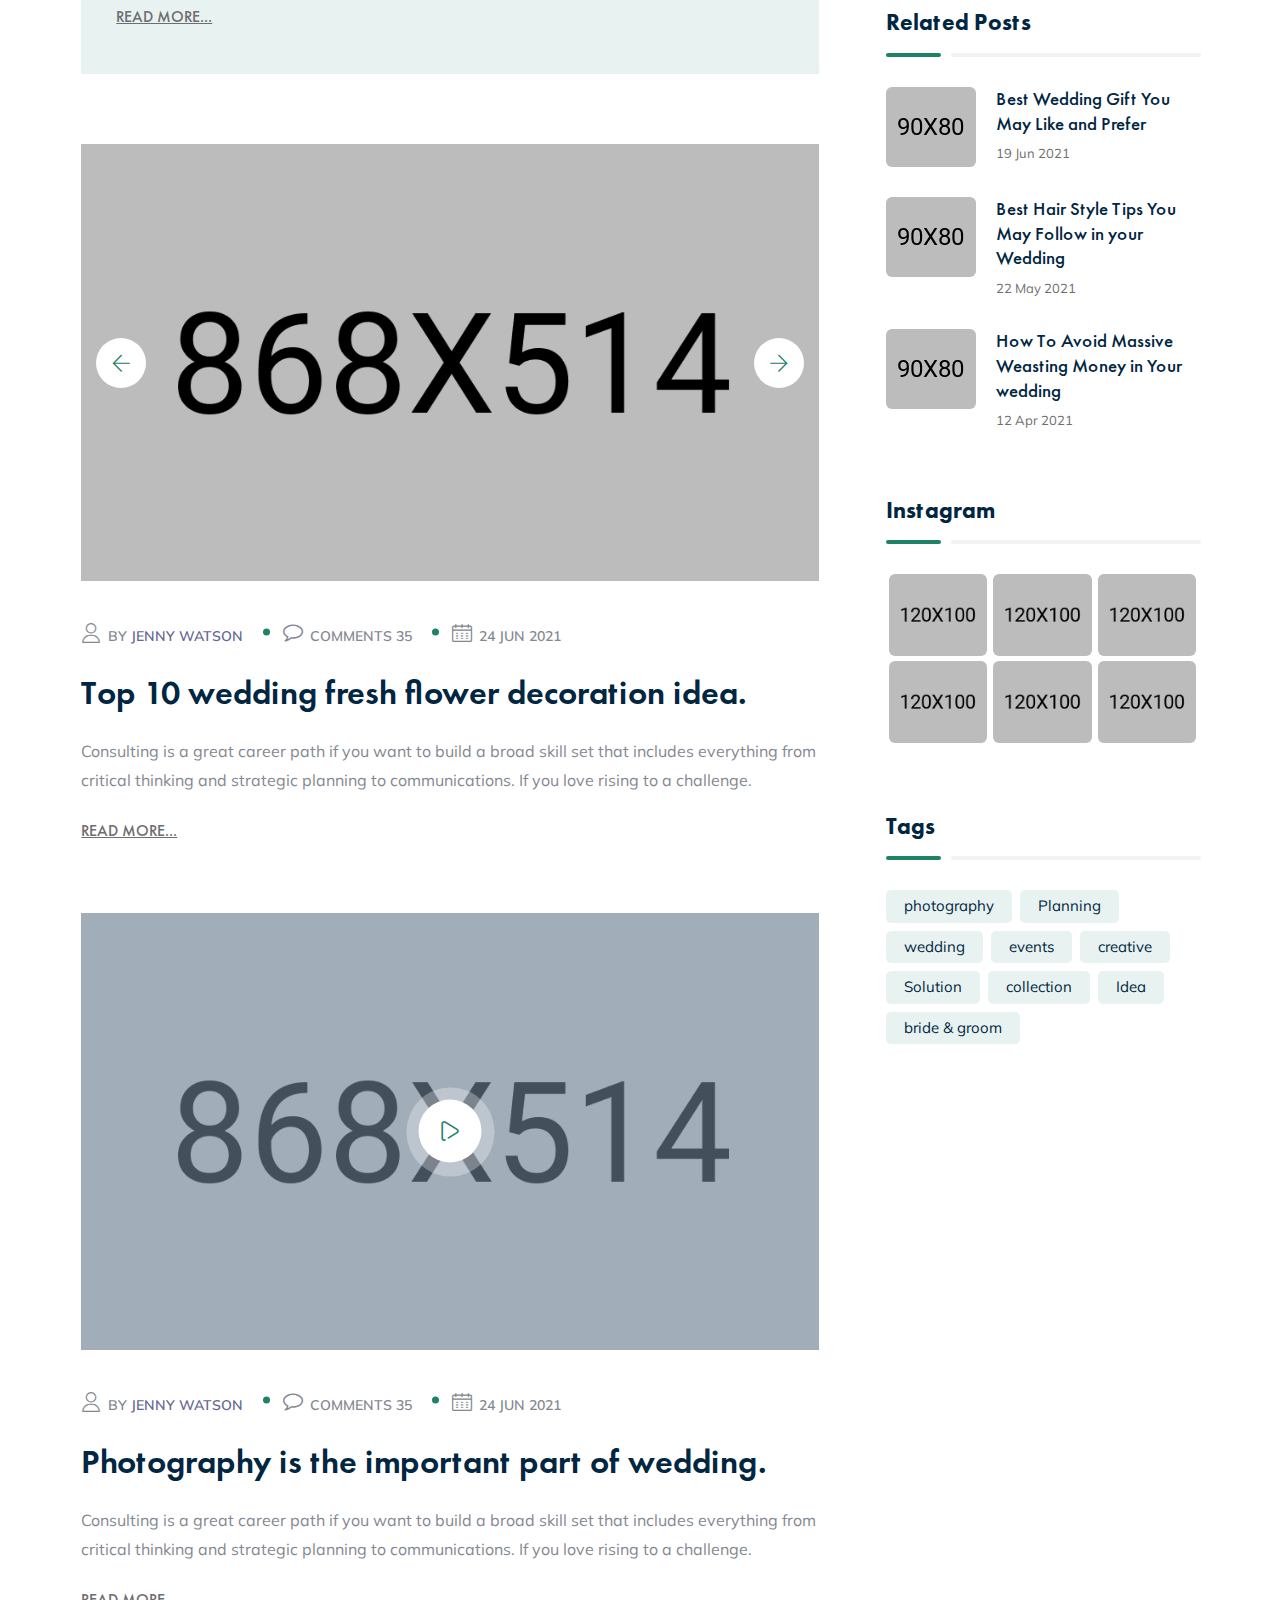
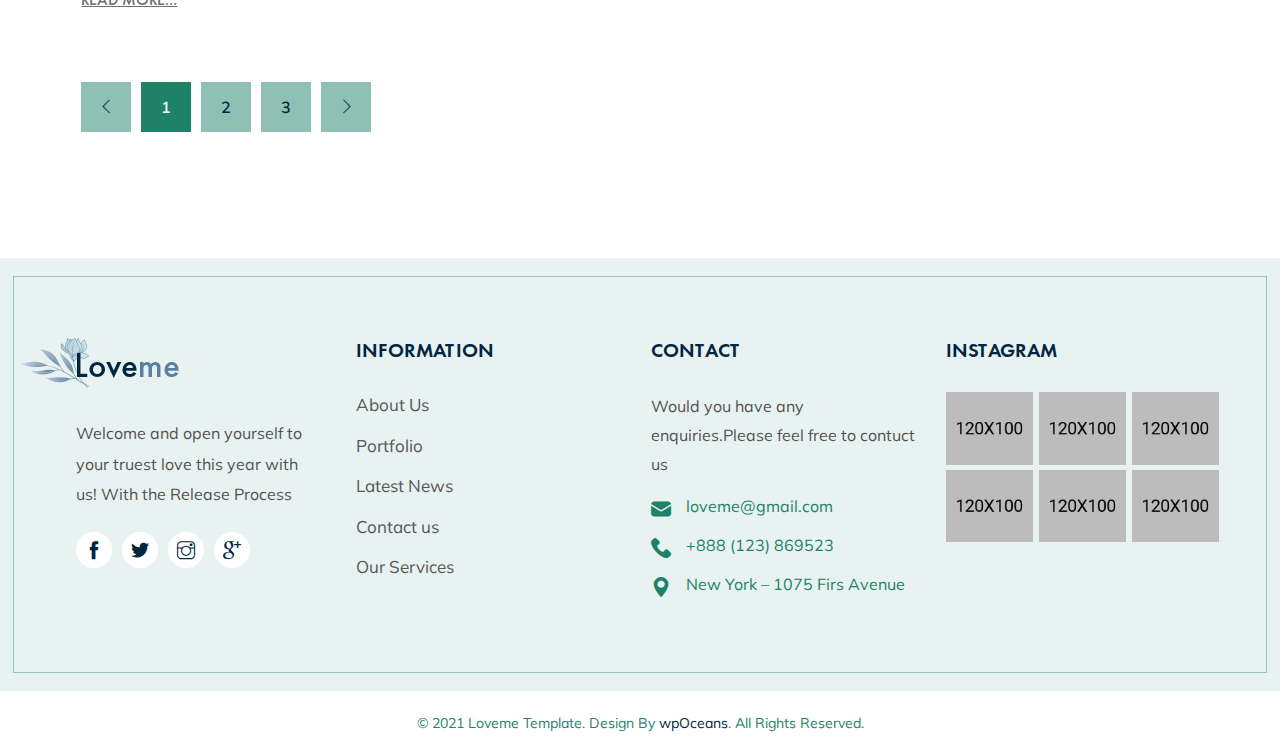
<file: blog.html>
<!DOCTYPE html>
<html lang="en">

<head>
    <meta charset="utf-8">
    <meta http-equiv="X-UA-Compatible" content="IE=edge">
    <meta name="viewport" content="width=device-width, initial-scale=1">
    <meta name="author" content="wpOceans">
    <link rel="shortcut icon" type="image/png" href="assets/images/favicon.png">
    <title> Loveme - Wedding & Wedding Planner HTML5 Template</title>
    <link href="assets/css/themify-icons.css" rel="stylesheet">
    <link href="assets/css/font-awesome.min.css" rel="stylesheet">
    <link href="assets/css/flaticon.css" rel="stylesheet">
    <link href="assets/css/bootstrap.min.css" rel="stylesheet">
    <link href="assets/css/magnific-popup.css" rel="stylesheet">
    <link href="assets/css/animate.css" rel="stylesheet">
    <link href="assets/css/owl.carousel.css" rel="stylesheet">
    <link href="assets/css/owl.theme.css" rel="stylesheet">
    <link href="assets/css/slick.css" rel="stylesheet">
    <link href="assets/css/slick-theme.css" rel="stylesheet">
    <link href="assets/css/swiper.min.css" rel="stylesheet">
    <link href="assets/css/nice-select.css" rel="stylesheet">
    <link href="assets/css/owl.transitions.css" rel="stylesheet">
    <link href="assets/css/jquery.fancybox.css" rel="stylesheet">
    <link href="assets/css/odometer-theme-default.css" rel="stylesheet">
    <link href="assets/css/style.css" rel="stylesheet">
</head>

<body>

    <!-- start page-wrapper -->
    <div class="page-wrapper">
        <!-- start preloader -->
        <div class="preloader">
            <div class="vertical-centered-box">
                <div class="content">
                    <div class="loader-circle"></div>
                    <div class="loader-line-mask">
                        <div class="loader-line"></div>
                    </div>
                    <img src="assets/images/favicon.png" alt="">
                </div>
            </div>
        </div>
        <!-- end preloader -->
        <!-- Start header -->
        <header id="header">
            <div class="wpo-site-header">
                <nav class="navigation navbar navbar-expand-lg navbar-light">
                    <div class="container-fluid">
                        <div class="row align-items-center">
                            <div class="col-lg-3 col-md-3 col-3 d-lg-none dl-block">
                                <div class="mobail-menu">
                                    <button type="button" class="navbar-toggler open-btn">
                                        <span class="sr-only">Toggle navigation</span>
                                        <span class="icon-bar first-angle"></span>
                                        <span class="icon-bar middle-angle"></span>
                                        <span class="icon-bar last-angle"></span>
                                    </button>
                                </div>
                            </div>
                            <div class="col-lg-2 col-md-6 col-6">
                                <div class="navbar-header">
                                    <a class="navbar-brand" href="index.html"><img src="assets/images/logo.png"
                                            alt=""></a>
                                </div>
                            </div>
                            <div class="col-lg-8 col-md-1 col-1">
                                <div id="navbar" class="collapse navbar-collapse navigation-holder">
                                    <button class="menu-close"><i class="ti-close"></i></button>
                                    <ul class="nav navbar-nav mb-2 mb-lg-0">
                                        <li class="menu-item-has-children">
                                            <a href="#">Home</a>
                                            <ul class="sub-menu">
                                                <li><a href="index.html">Main Home</a></li>
                                                <li><a href="index-2.html">Wedding Planner</a></li>
                                                <li><a href="index-3.html">Announcement S1</a></li>
                                                <li><a href="index-4.html">Announcement S2</a></li>
                                                <li><a href="index-5.html">Wedding Home</a></li>
                                                <li><a href="index-7.html">Shop Home</a></li>
                                                <li><a href="index-6.html">Invitation</a></li>
                                            </ul>
                                        </li>
                                        <li class="menu-item-has-children">
                                                <a href="#">Pages</a>
                                                <ul class="sub-menu">
                                                    <li><a href="about.html">About</a></li>
                                                    <li><a href="story.html">Our story</a></li>
                                                    <li><a href="accomodation.html">Accomodation</a></li>
                                                    <li><a href="rsvp.html">RSVP</a></li>
                                                    <li><a href="gallery.html">Gallery</a></li>
                                                    <li><a href="planner.html">Planners</a></li>
                                                    <li><a href="team-single.html">Planner Single</a></li>
                                                    <li><a href="groom-bride.html">Bridesmaid & Groomsman</a></li>
                                                    <li><a href="service.html">Serevice</a></li>
                                                    <li><a href="service-s2.html">Serevice S2</a></li>
                                                    <li><a href="service-single.html">Serevice Single</a></li>
                                                    <li><a href="pricing.html">Pricing</a></li>
                                                    <li class="menu-item-has-children">
                                                        <a href="#">Auth Pages</a>
                                                        <ul class="sub-menu">
                                                            <li><a href="login.html">Login</a>
                                                            </li>
                                                            <li><a href="register.html">Register</a></li>
                                                            <li><a href="forgot.html">Forgot Password</a></li>
                                                        </ul>
                                                    </li>
                                                    <li><a href="coming.html">Coming Soon</a></li>
                                                    <li><a href="404.html">404 Error</a></li>
                                                </ul>
                                            </li>
                                        <li class="menu-item-has-children">
                                            <a href="#">Portfolio</a>
                                            <ul class="sub-menu">
                                                <li><a href="portfolio-grid.html">Portfolio Grid</a></li>
                                                <li><a href="portfolio-mashonary.html">Portfolio Mashonary</a></li>
                                                <li><a href="portfolio-mashonary-s2.html">Portfolio Mashonary S2</a></li>
                                                <li><a href="portfolio-single.html">Portfolio Single</a></li>
                                            </ul>
                                        </li>
                                        <li class="menu-item-has-children">
                                            <a href="#">Shop</a>
                                            <ul class="sub-menu">
                                                <li><a href="shop.html">Shop</a></li>
                                                <li><a href="shop-single.html">Shop Single</a></li>
                                                <li><a href="cart.html">Cart</a></li>
                                                <li><a href="wishlist.html">Wishlist</a></li>
                                                <li><a href="checkout.html">Checkout</a></li>
                                            </ul>
                                        </li>
                                        <li class="menu-item-has-children">
                                            <a class="active" href="#">Blog</a>
                                            <ul class="sub-menu">
                                                <li><a class="active" href="blog.html">Blog right sidebar</a></li>
                                                <li><a href="blog-left-sidebar.html">Blog left sidebar</a></li>
                                                <li><a href="blog-fullwidth.html">Blog fullwidth</a></li>
                                                <li class="menu-item-has-children">
                                                    <a href="#">Blog details</a>
                                                    <ul class="sub-menu">
                                                        <li><a href="blog-single.html">Blog details right
                                                                sidebar</a>
                                                        </li>
                                                        <li><a href="blog-single-left-sidebar.html">Blog details
                                                                left
                                                                sidebar</a></li>
                                                        <li><a href="blog-single-fullwidth.html">Blog details
                                                                fullwidth</a></li>
                                                    </ul>
                                                </li>
                                            </ul>
                                        </li>
                                        <li><a href="contact.html">Contact</a></li>
                                    </ul>

                                </div><!-- end of nav-collapse -->
                            </div>
                            <div class="col-lg-2 col-md-2 col-2">
                                <div class="header-right">
                                    <div class="header-search-form-wrapper">
                                        <div class="cart-search-contact">
                                            <button class="search-toggle-btn"><i
                                                    class="fi flaticon-search"></i></button>
                                            <div class="header-search-form">
                                                <form>
                                                    <div>
                                                        <input type="text" class="form-control"
                                                            placeholder="Search here...">
                                                        <button type="submit"><i
                                                                class="fi flaticon-search"></i></button>
                                                    </div>
                                                </form>
                                            </div>
                                        </div>
                                    </div>
                                    <div class="mini-cart">
                                        <button class="cart-toggle-btn"> <i class="fi flaticon-shopping-cart"></i>
                                            <span class="cart-count">2</span></button>
                                        <div class="mini-cart-content">
                                            <button class="mini-cart-close"><i class="ti-close"></i></button>
                                            <div class="mini-cart-items">
                                                <div class="mini-cart-item clearfix">
                                                    <div class="mini-cart-item-image">
                                                        <a href="shop.html"><img
                                                                src="assets/images/shop/mini-cart/img-1.jpg"
                                                                alt></a>
                                                    </div>
                                                    <div class="mini-cart-item-des">
                                                        <a href="shop.html">Wedding Gown</a>
                                                        <span class="mini-cart-item-price">$20.15 x 1</span>
                                                        <span class="mini-cart-item-quantity"><a href="#"><i
                                                                    class="ti-close"></i></a></span>
                                                    </div>
                                                </div>
                                                <div class="mini-cart-item clearfix">
                                                    <div class="mini-cart-item-image">
                                                        <a href="shop.html"><img
                                                                src="assets/images/shop/mini-cart/img-2.jpg"
                                                                alt></a>
                                                    </div>
                                                    <div class="mini-cart-item-des">
                                                        <a href="shop.html">Bridal Flower</a>
                                                        <span class="mini-cart-item-price">$13.25 x 2</span>
                                                        <span class="mini-cart-item-quantity"><a href="#"><i
                                                                    class="ti-close"></i></a></span>
                                                    </div>
                                                </div>
                                            </div>
                                            <div class="mini-cart-action clearfix">
                                                <span class="mini-checkout-price">Subtotal:
                                                    <span>$215.14</span></span>
                                                <div class="mini-btn">
                                                    <a href="checkout.html" class="view-cart-btn s1">Checkout</a>
                                                    <a href="cart.html" class="view-cart-btn">View Cart</a>
                                                </div>
                                            </div>
                                        </div>
                                    </div>
                                </div>
                            </div>
                        </div>
                    </div><!-- end of container -->
                </nav>
            </div>
        </header>
        <!-- end of header -->
        <!-- start wpo-page-title -->
        <section class="wpo-page-title">
            <div class="container">
                <div class="row">
                    <div class="col col-xs-12">
                        <div class="wpo-breadcumb-wrap">
                            <h2>Latest News</h2>
                            <ol class="wpo-breadcumb-wrap">
                                <li><a href="index.html">Home</a></li>
                                <li>Blog</li>
                            </ol>
                        </div>
                    </div>
                </div> <!-- end row -->
            </div> <!-- end container -->
        </section>
        <!-- end page-title -->

        <!-- start wpo-blog-pg-section -->
        <section class="wpo-blog-pg-section section-padding">
            <div class="container">
                <div class="row">
                    <div class="col col-lg-8">
                        <div class="wpo-blog-content">
                            <div class="post format-standard-image">
                                <div class="entry-media">
                                    <img src="assets/images/blog/img-4.jpg" alt>
                                </div>
                                <div class="entry-meta">
                                    <ul>
                                        <li><i class="fi flaticon-user"></i> By <a href="#">Jenny Watson</a> </li>
                                        <li><i class="fi flaticon-comment-white-oval-bubble"></i> Comments 35 </li>
                                        <li><i class="fi flaticon-calendar-1"></i> 24 Jun 2021</li>
                                    </ul>
                                </div>
                                <div class="entry-details">
                                    <h3><a href="blog-single.html">Best wedding gift you may like & choose.</a></h3>
                                    <p>Consulting is a great career path if you want to build a broad skill set that includes everything from critical thinking and strategic planning to communications. If you love rising to a challenge.</p>
                                    <a href="blog-single.html" class="read-more">READ MORE...</a>
                                </div>
                            </div>
                            <div class="post format-standard">
                                <div class="entry-meta">
                                    <ul>
                                        <li><i class="fi flaticon-user"></i> By <a href="#">Jenny Watson</a> </li>
                                        <li><i class="fi flaticon-comment-white-oval-bubble"></i> Comments 35 </li>
                                        <li><i class="fi flaticon-calendar-1"></i> 24 Jun 2021</li>
                                    </ul>
                                </div>
                                <div class="entry-details">
                                    <h3><a href="blog-single.html">Photography is the important part of wedding.</a></h3>
                                    <p>Consulting is a great career path if you want to build a broad skill set that includes everything from critical thinking and strategic planning to communications. If you love rising to a challenge.</p>
                                    <a href="blog-single.html" class="read-more">READ MORE...</a>
                                </div>
                            </div>
                            
                            <div class="post format-gallery">
                                <div class="entry-media">
                                    <div class="post-slider owl-carousel">
                                        <img src="assets/images/blog/img-5.jpg" alt>
                                        <img src="assets/images/blog/img-4.jpg" alt>
                                    </div>

                                </div>
                                <div class="entry-meta">
                                    <ul>
                                        <li><i class="fi flaticon-user"></i> By <a href="#">Jenny Watson</a> </li>
                                        <li><i class="fi flaticon-comment-white-oval-bubble"></i> Comments 35 </li>
                                        <li><i class="fi flaticon-calendar-1"></i> 24 Jun 2021</li>
                                    </ul>
                                </div>
                                <div class="entry-details">
                                    <h3><a href="blog-single.html">Top 10 wedding fresh flower decoration idea.</a></h3>
                                    <p>Consulting is a great career path if you want to build a broad skill set that includes everything from critical thinking and strategic planning to communications. If you love rising to a challenge.</p>
                                    <a href="blog-single.html" class="read-more">READ MORE...</a>
                                </div>
                            </div>
                            <div class="post format-video">
                                <div class="entry-media video-holder">
                                    <img src="assets/images/blog/img-6.jpg" alt>
                                    <a href="https://www.youtube.com/embed/teLhLLlhfzc" class="video-btn" data-type="iframe">
                                        <i class="fi flaticon-play"></i>
                                    </a>

                                </div>
                                <div class="entry-meta">
                                    <ul>
                                        <li><i class="fi flaticon-user"></i> By <a href="#">Jenny Watson</a> </li>
                                        <li><i class="fi flaticon-comment-white-oval-bubble"></i> Comments 35 </li>
                                        <li><i class="fi flaticon-calendar-1"></i> 24 Jun 2021</li>
                                    </ul>
                                </div>
                                <div class="entry-details">
                                    <h3><a href="blog-single.html">Photography is the important part of wedding.</a></h3>
                                    <p>Consulting is a great career path if you want to build a broad skill set that includes everything from critical thinking and strategic planning to communications. If you love rising to a challenge.</p>
                                    <a href="blog-single.html" class="read-more">READ MORE...</a>
                                </div>
                            </div>
                            <div class="pagination-wrapper pagination-wrapper-left">
                                <ul class="pg-pagination">
                                    <li>
                                        <a href="#" aria-label="Previous">
                                            <i class="fi ti-angle-left"></i>
                                        </a>
                                    </li>
                                    <li class="active"><a href="#">1</a></li>
                                    <li><a href="#">2</a></li>
                                    <li><a href="#">3</a></li>
                                    <li>
                                        <a href="#" aria-label="Next">
                                            <i class="fi ti-angle-right"></i>
                                        </a>
                                    </li>
                                </ul>
                            </div>
                        </div>
                    </div>
                    <div class="col col-lg-4">
                        <div class="blog-sidebar">
                            <div class="widget about-widget">
                                <div class="img-holder">
                                    <img src="assets/images/blog/about-widget.jpg" alt>
                                </div>
                                <h4>Jenny Watson</h4>
                                <p>Hi! beautiful people. I`m an authtor of this blog. Read our post - stay with us</p>
                                <div class="social">
                                    <ul class="clearfix">
                                        <li><a href="#"><i class="ti-facebook"></i></a></li>
                                        <li><a href="#"><i class="ti-twitter-alt"></i></a></li>
                                        <li><a href="#"><i class="ti-linkedin"></i></a></li>
                                        <li><a href="#"><i class="ti-pinterest"></i></a></li>
                                    </ul>
                                </div>
                                <div class="aw-shape">
                                    <img src="assets/images/blog/ab.png" alt="">
                                </div>
                            </div>
                            <div class="widget search-widget">
                                <form>
                                    <div>
                                        <input type="text" class="form-control" placeholder="Search Post..">
                                        <button type="submit"><i class="ti-search"></i></button>
                                    </div>
                                </form>
                            </div>
                            <div class="widget category-widget">
                                <h3>Categories</h3>
                                <ul>
                                    <li><a href="blog.html">Wedding Event <span>5</span></a></li>
                                    <li><a href="blog.html">Photography <span>7</span></a></li>
                                    <li><a href="blog.html">Album <span>3</span></a></li>
                                    <li><a href="blog.html">Wedding Dress<span>6</span></a></li>
                                    <li><a href="blog.html">Best Gift <span>2</span></a></li>
                                    <li><a href="blog.html">Wedding Tips <span>8</span></a></li>
                                </ul>
                            </div>
                            <div class="widget recent-post-widget">
                                <h3>Related Posts</h3>
                                <div class="posts">
                                    <div class="post">
                                        <div class="img-holder">
                                            <img src="assets/images/recent-posts/img-1.jpg" alt>
                                        </div>
                                        <div class="details">
                                            <h4><a href="blog-single.html">Best Wedding Gift You May Like and Prefer</a></h4>
                                            <span class="date">19 Jun 2021 </span>
                                        </div>
                                    </div>
                                    <div class="post">
                                        <div class="img-holder">
                                            <img src="assets/images/recent-posts/img-2.jpg" alt>
                                        </div>
                                        <div class="details">
                                            <h4><a href="blog-single.html">Best Hair Style Tips You May Follow in your Wedding</a></h4>
                                            <span class="date">22 May 2021 </span>
                                        </div>
                                    </div>
                                    <div class="post">
                                        <div class="img-holder">
                                            <img src="assets/images/recent-posts/img-3.jpg" alt>
                                        </div>
                                        <div class="details">
                                            <h4><a href="blog-single.html">How To Avoid Massive Weasting Money in Your wedding</a></h4>
                                            <span class="date">12 Apr 2021 </span>
                                        </div>
                                    </div>
                                </div>
                            </div>
                            <div class="widget wpo-instagram-widget">
                                <div class="widget-title">
                                    <h3>Instagram</h3>
                                </div>
                                <ul class="d-flex">
                                    <li><a href="portfolio-single.html"><img src="assets/images/instragram/1.jpg" alt=""></a></li>
                                    <li><a href="portfolio-single.html"><img src="assets/images/instragram/2.jpg" alt=""></a></li>
                                    <li><a href="portfolio-single.html"><img src="assets/images/instragram/3.jpg" alt=""></a></li>
                                    <li><a href="portfolio-single.html"><img src="assets/images/instragram/4.jpg" alt=""></a></li>
                                    <li><a href="portfolio-single.html"><img src="assets/images/instragram/5.jpg" alt=""></a></li>
                                    <li><a href="portfolio-single.html"><img src="assets/images/instragram/6.jpg" alt=""></a></li>
                                </ul>
                            </div>
                            <div class="widget tag-widget">
                                <h3>Tags</h3>
                                <ul>
                                    <li><a href="#">photography</a></li>
                                    <li><a href="#">Planning</a></li>
                                    <li><a href="#">wedding</a></li>
                                    <li><a href="#">events</a></li>
                                    <li><a href="#">creative</a></li>
                                    <li><a href="#">Solution</a></li>
                                    <li><a href="#">collection</a></li>
                                    <li><a href="#">Idea</a></li>
                                    <li><a href="#">bride & groom</a></li>
                                </ul>
                            </div>
                        </div>
                    </div>
                </div>
            </div> <!-- end container -->
        </section>
        <!-- end wpo-blog-pg-section -->


        <!-- start of wpo-site-footer-section -->
        <footer class="wpo-site-footer">
            <div class="wpo-upper-footer">
                <div class="container-fluid">
                    <div class="row">
                        <div class="col col-xl-3 col-lg-4 col-md-6 col-sm-12 col-12">
                            <div class="widget about-widget">
                                <div class="logo widget-title">
                                    <img src="assets/images/logo.png" alt="blog">
                                </div>
                                <p>Welcome and open yourself to your truest love this year with us! With the Release
                                    Process</p>
                                <ul>
                                    <li>
                                        <a href="#">
                                            <i class="ti-facebook"></i>
                                        </a>
                                    </li>
                                    <li>
                                        <a href="#">
                                            <i class="ti-twitter-alt"></i>
                                        </a>
                                    </li>
                                    <li>
                                        <a href="#">
                                            <i class="ti-instagram"></i>
                                        </a>
                                    </li>
                                    <li>
                                        <a href="#">
                                            <i class="ti-google"></i>
                                        </a>
                                    </li>
                                </ul>
                            </div>
                        </div>
                        <div class="col col-xl-3  col-lg-4 col-md-6 col-sm-12 col-12">
                            <div class="widget link-widget">
                                <div class="widget-title">
                                    <h3>Information</h3>
                                </div>
                                <ul>
                                    <li><a href="about.html">About Us</a></li>
                                    <li><a href="portfolio.html">Portfolio</a></li>
                                    <li><a href="blog.html">Latest News</a></li>
                                    <li><a href="contact.html">Contact us</a></li>
                                    <li><a href="service.html">Our Services</a></li>
                                </ul>
                            </div>
                        </div>
                        <div class="col col-xl-3  col-lg-4 col-md-6 col-sm-12 col-12">
                            <div class="widget wpo-service-link-widget">
                                <div class="widget-title">
                                    <h3>Contact </h3>
                                </div>
                                <div class="contact-ft">
                                    <p>Would you have any enquiries.Please feel free to contuct us</p>
                                    <ul>
                                        <li><i class="fi flaticon-email"></i>loveme@gmail.com</li>
                                        <li><i class="fi flaticon-phone-call"></i>+888 (123) 869523</li>
                                        <li><i class="fi flaticon-maps-and-flags"></i>New York – 1075 Firs Avenue
                                        </li>
                                    </ul>
                                </div>
                            </div>
                        </div>

                        <div class="col col-xl-3  col-lg-4 col-md-6 col-sm-12 col-12">
                            <div class="widget instagram">
                                <div class="widget-title">
                                    <h3>Instagram</h3>
                                </div>
                                <ul class="d-flex">
                                    <li><a href="portfolio-single.html"><img src="assets/images/instragram/1.jpg"
                                                alt=""></a></li>
                                    <li><a href="portfolio-single.html"><img src="assets/images/instragram/2.jpg"
                                                alt=""></a></li>
                                    <li><a href="portfolio-single.html"><img src="assets/images/instragram/3.jpg"
                                                alt=""></a></li>
                                    <li><a href="portfolio-single.html"><img src="assets/images/instragram/4.jpg"
                                                alt=""></a></li>
                                    <li><a href="portfolio-single.html"><img src="assets/images/instragram/5.jpg"
                                                alt=""></a></li>
                                    <li><a href="portfolio-single.html"><img src="assets/images/instragram/6.jpg"
                                                alt=""></a></li>
                                </ul>
                            </div>
                        </div>
                    </div>
                </div> <!-- end container -->
            </div>
            <div class="wpo-lower-footer">
                <div class="container">
                    <div class="row">
                        <div class="col col-xs-12">
                            <p class="copyright"> &copy; 2021 Loveme Template. Design By <a
                                    href="index.html">wpOceans</a>. All Rights Reserved.</p>
                        </div>
                    </div>
                </div>
            </div>
        </footer>
        <!-- end of wpo-site-footer-section -->

        
    <!-- color-switcher -->
        <div class="color-switcher-wrap">
            <div class="color-switcher-item">
                <div class="color-toggle-btn">
                    <i class="fa fa-cog"></i>
                </div>
                <ul id="switcher">
                    <li class="btn btn1" id="Button1"></li>
                    <li class="btn btn2" id="Button2"></li>
                    <li class="btn btn3" id="Button3"></li>
                    <li class="btn btn4" id="Button4"></li>
                    <li class="btn btn5" id="Button5"></li>
                    <li class="btn btn6" id="Button6"></li>
                    <li class="btn btn7" id="Button7"></li>
                    <li class="btn btn8" id="Button8"></li>
                    <li class="btn btn9" id="Button9"></li>
                    <li class="btn btn10" id="Button10"></li>
                    <li class="btn btn11" id="Button11"></li>
                    <li class="btn btn12" id="Button12"></li>
                </ul>
            </div>
        </div>

    </div>
    <!-- end of page-wrapper -->

    <!-- All JavaScript files
    ================================================== -->
    <script src="assets/js/jquery.min.js"></script>
    <script src="assets/js/bootstrap.bundle.min.js"></script>
    <!-- Plugins for this template -->
    <script src="assets/js/modernizr.custom.js"></script>
    <script src="assets/js/jquery.dlmenu.js"></script>
    <script src="assets/js/jquery-plugin-collection.js"></script>
    <!-- Custom script for this template -->
    <script src="assets/js/script.js"></script>
</body>

</html>
</file>
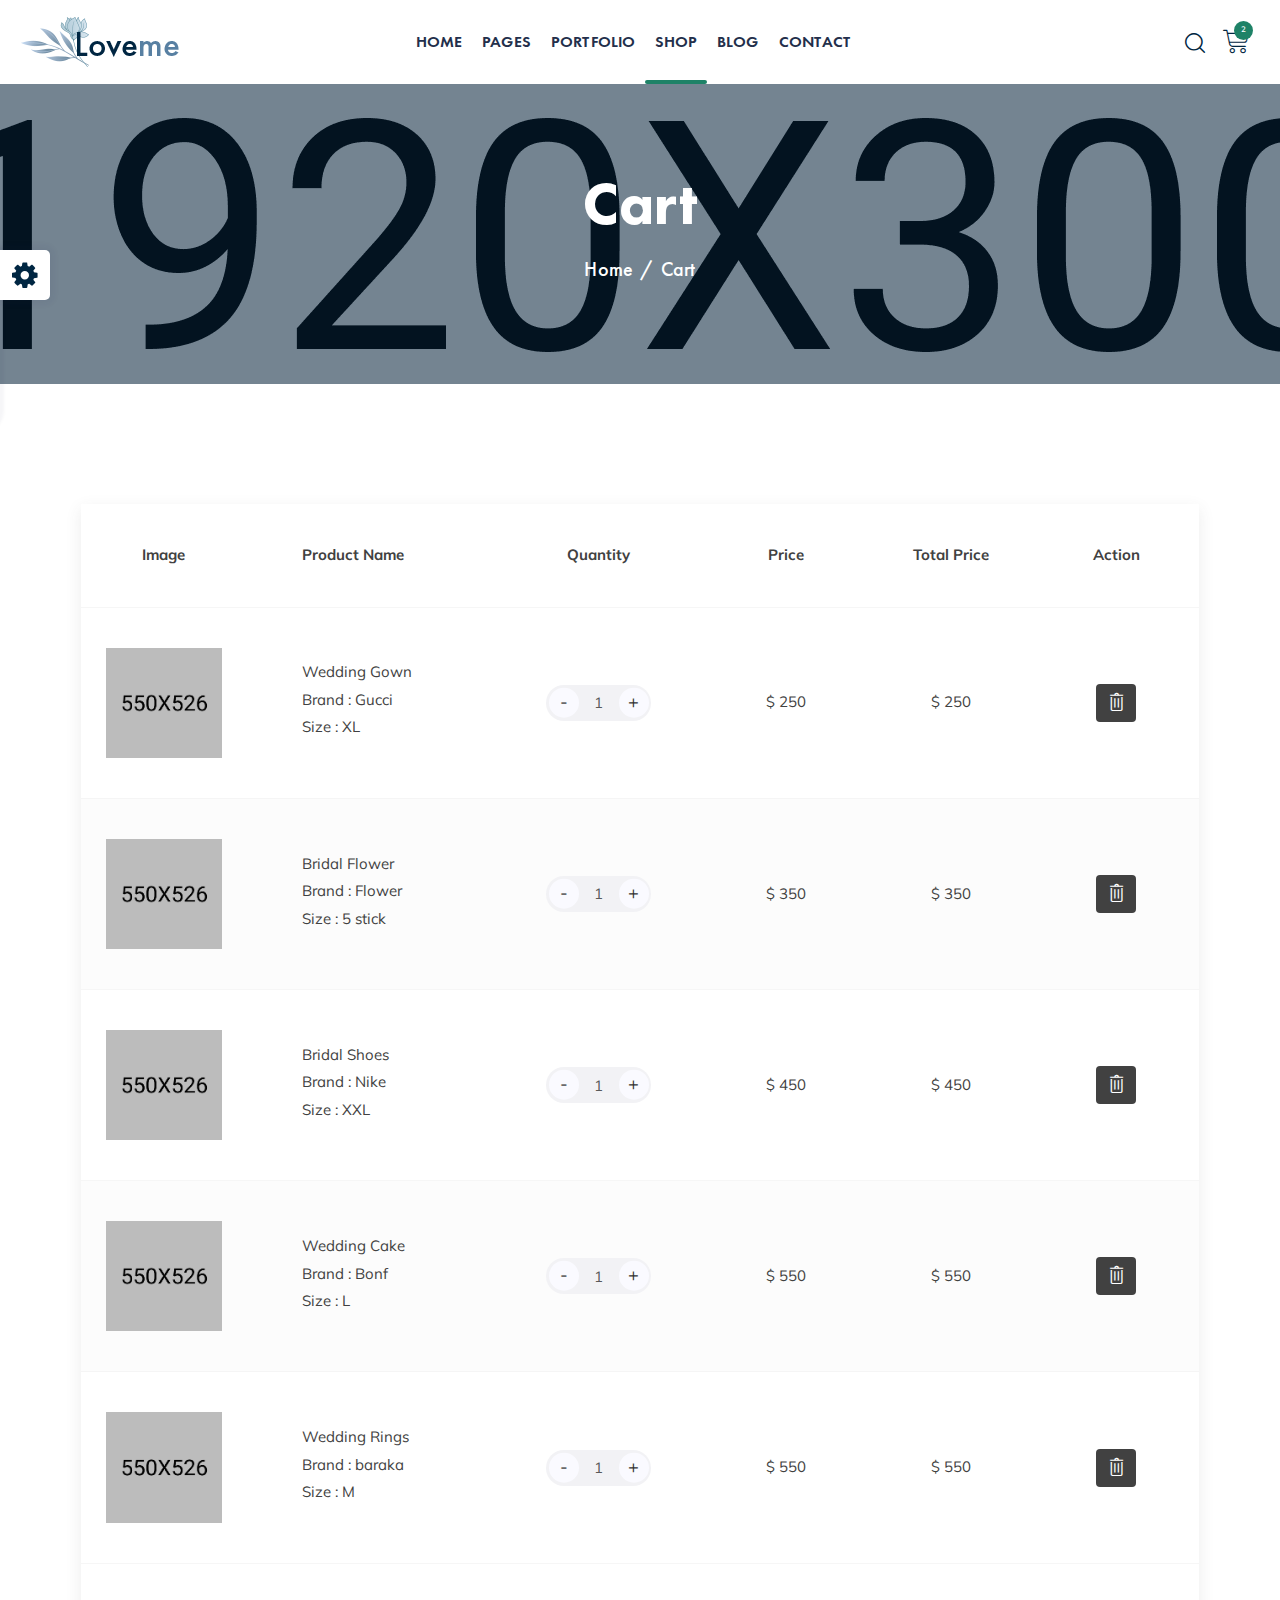
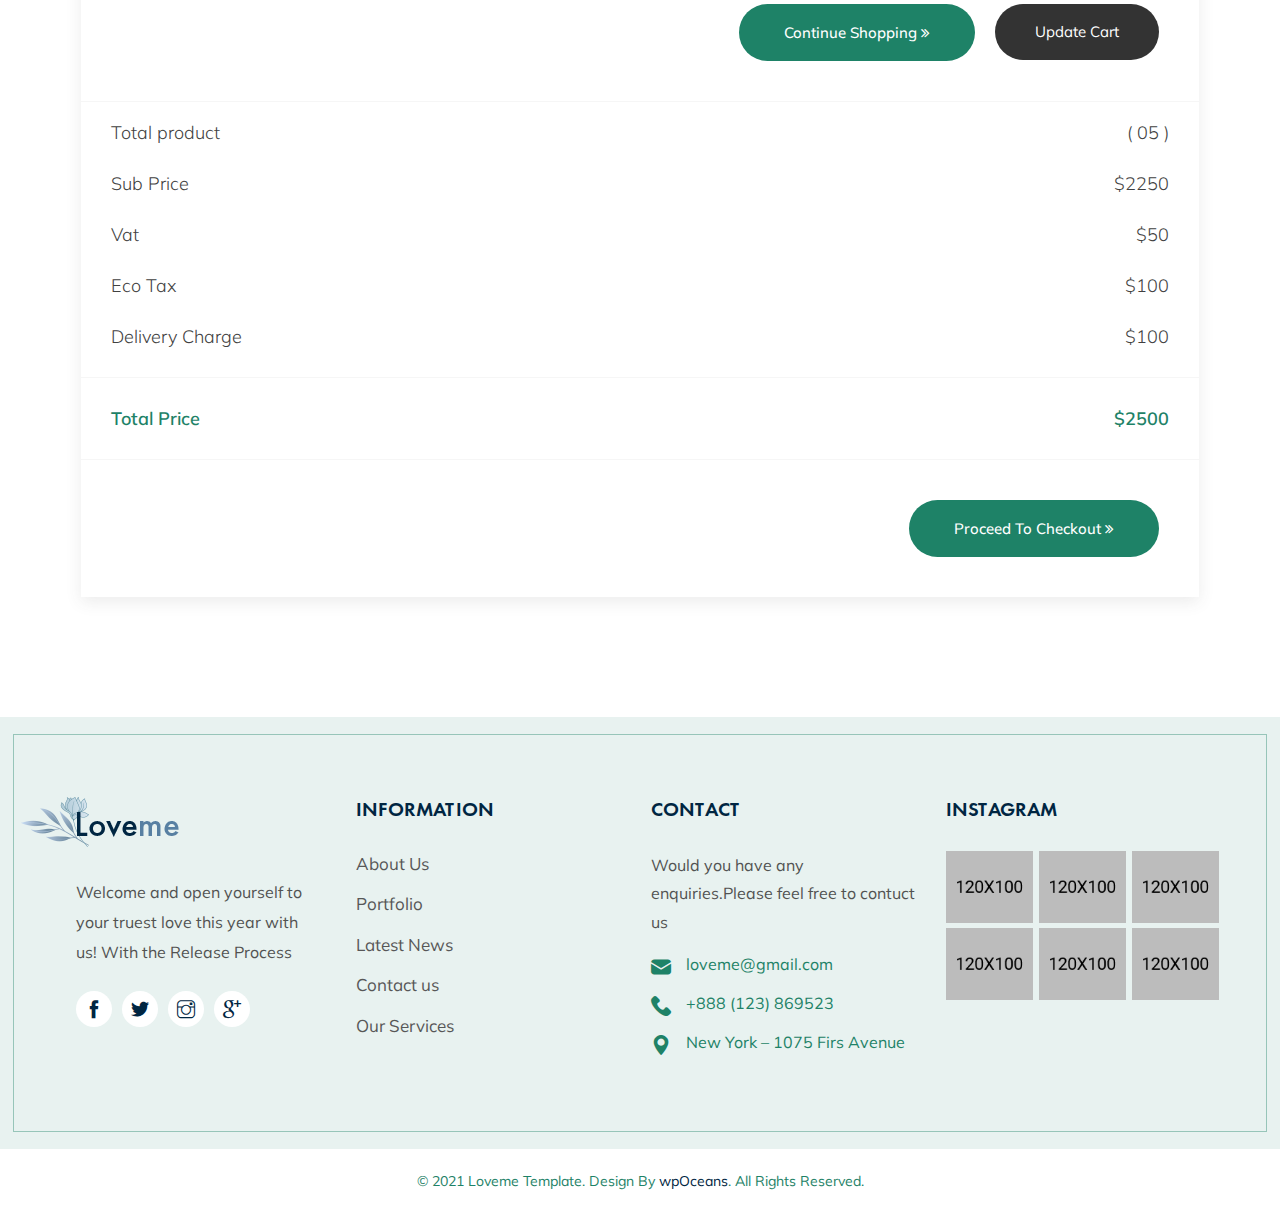
<file: cart.html>
<!DOCTYPE html>
<html lang="en">

<head>
    <meta charset="utf-8">
    <meta http-equiv="X-UA-Compatible" content="IE=edge">
    <meta name="viewport" content="width=device-width, initial-scale=1">
    <meta name="author" content="wpOceans">
    <link rel="shortcut icon" type="image/png" href="assets/images/favicon.png">
    <title> Loveme - Wedding & Wedding Planner HTML5 Template</title>
    <link href="assets/css/themify-icons.css" rel="stylesheet">
    <link href="assets/css/font-awesome.min.css" rel="stylesheet">
    <link href="assets/css/flaticon.css" rel="stylesheet">
    <link href="assets/css/bootstrap.min.css" rel="stylesheet">
    <link href="assets/css/magnific-popup.css" rel="stylesheet">
    <link href="assets/css/animate.css" rel="stylesheet">
    <link href="assets/css/owl.carousel.css" rel="stylesheet">
    <link href="assets/css/owl.theme.css" rel="stylesheet">
    <link href="assets/css/slick.css" rel="stylesheet">
    <link href="assets/css/slick-theme.css" rel="stylesheet">
    <link href="assets/css/swiper.min.css" rel="stylesheet">
    <link href="assets/css/nice-select.css" rel="stylesheet">
    <link href="assets/css/owl.transitions.css" rel="stylesheet">
    <link href="assets/css/jquery.fancybox.css" rel="stylesheet">
    <link href="assets/css/odometer-theme-default.css" rel="stylesheet">
    <link href="assets/css/style.css" rel="stylesheet">
</head>

<body>

    <!-- start page-wrapper -->
    <div class="page-wrapper">
        <!-- start preloader -->
        <div class="preloader">
            <div class="vertical-centered-box">
                <div class="content">
                    <div class="loader-circle"></div>
                    <div class="loader-line-mask">
                        <div class="loader-line"></div>
                    </div>
                    <img src="assets/images/favicon.png" alt="">
                </div>
            </div>
        </div>
        <!-- end preloader -->
        <!-- Start header -->
        <header id="header">
            <div class="wpo-site-header">
                <nav class="navigation navbar navbar-expand-lg navbar-light">
                    <div class="container-fluid">
                        <div class="row align-items-center">
                            <div class="col-lg-3 col-md-3 col-3 d-lg-none dl-block">
                                <div class="mobail-menu">
                                    <button type="button" class="navbar-toggler open-btn">
                                        <span class="sr-only">Toggle navigation</span>
                                        <span class="icon-bar first-angle"></span>
                                        <span class="icon-bar middle-angle"></span>
                                        <span class="icon-bar last-angle"></span>
                                    </button>
                                </div>
                            </div>
                            <div class="col-lg-2 col-md-6 col-6">
                                <div class="navbar-header">
                                    <a class="navbar-brand" href="index.html"><img src="assets/images/logo.png"
                                            alt=""></a>
                                </div>
                            </div>
                            <div class="col-lg-8 col-md-1 col-1">
                                <div id="navbar" class="collapse navbar-collapse navigation-holder">
                                    <button class="menu-close"><i class="ti-close"></i></button>
                                    <ul class="nav navbar-nav mb-2 mb-lg-0">
                                        <li class="menu-item-has-children">
                                            <a href="#">Home</a>
                                            <ul class="sub-menu">
                                                <li><a href="index.html">Main Home</a></li>
                                                <li><a href="index-2.html">Wedding Planner</a></li>
                                                <li><a href="index-3.html">Announcement S1</a></li>
                                                <li><a href="index-4.html">Announcement S2</a></li>
                                                <li><a href="index-5.html">Wedding Home</a></li>
                                                <li><a href="index-7.html">Shop Home</a></li>
                                                <li><a href="index-6.html">Invitation</a></li>
                                            </ul>
                                        </li>
                                        <li class="menu-item-has-children">
                                                <a href="#">Pages</a>
                                                <ul class="sub-menu">
                                                    <li><a href="about.html">About</a></li>
                                                    <li><a href="story.html">Our story</a></li>
                                                    <li><a href="accomodation.html">Accomodation</a></li>
                                                    <li><a href="rsvp.html">RSVP</a></li>
                                                    <li><a href="gallery.html">Gallery</a></li>
                                                    <li><a href="planner.html">Planners</a></li>
                                                    <li><a href="team-single.html">Planner Single</a></li>
                                                    <li><a href="groom-bride.html">Bridesmaid & Groomsman</a></li>
                                                    <li><a href="service.html">Serevice</a></li>
                                                    <li><a href="service-s2.html">Serevice S2</a></li>
                                                    <li><a href="service-single.html">Serevice Single</a></li>
                                                    <li><a href="pricing.html">Pricing</a></li>
                                                    <li class="menu-item-has-children">
                                                        <a href="#">Auth Pages</a>
                                                        <ul class="sub-menu">
                                                            <li><a href="login.html">Login</a>
                                                            </li>
                                                            <li><a href="register.html">Register</a></li>
                                                            <li><a href="forgot.html">Forgot Password</a></li>
                                                        </ul>
                                                    </li>
                                                    <li><a href="coming.html">Coming Soon</a></li>
                                                    <li><a href="404.html">404 Error</a></li>
                                                </ul>
                                            </li>
                                        <li class="menu-item-has-children">
                                            <a href="#">Portfolio</a>
                                            <ul class="sub-menu">
                                                <li><a href="portfolio-grid.html">Portfolio Grid</a></li>
                                                <li><a href="portfolio-mashonary.html">Portfolio Mashonary</a></li>
                                                <li><a href="portfolio-mashonary-s2.html">Portfolio Mashonary S2</a></li>
                                                <li><a href="portfolio-single.html">Portfolio Single</a></li>
                                            </ul>
                                        </li>
                                        <li class="menu-item-has-children">
                                            <a class="active" href="#">Shop</a>
                                            <ul class="sub-menu">
                                                <li><a href="shop.html">Shop</a></li>
                                                <li><a href="shop-single.html">Shop Single</a></li>
                                                <li><a class="active" href="cart.html">Cart</a></li>
                                                <li><a href="wishlist.html">Wishlist</a></li>
                                                <li><a href="checkout.html">Checkout</a></li>
                                            </ul>
                                        </li>
                                        <li class="menu-item-has-children">
                                            <a href="#">Blog</a>
                                            <ul class="sub-menu">
                                                <li><a href="blog.html">Blog right sidebar</a></li>
                                                <li><a href="blog-left-sidebar.html">Blog left sidebar</a></li>
                                                <li><a href="blog-fullwidth.html">Blog fullwidth</a></li>
                                                <li class="menu-item-has-children">
                                                    <a href="#">Blog details</a>
                                                    <ul class="sub-menu">
                                                        <li><a href="blog-single.html">Blog details right
                                                                sidebar</a>
                                                        </li>
                                                        <li><a href="blog-single-left-sidebar.html">Blog details
                                                                left
                                                                sidebar</a></li>
                                                        <li><a href="blog-single-fullwidth.html">Blog details
                                                                fullwidth</a></li>
                                                    </ul>
                                                </li>
                                            </ul>
                                        </li>
                                        <li><a href="contact.html">Contact</a></li>
                                    </ul>

                                </div><!-- end of nav-collapse -->
                            </div>
                            <div class="col-lg-2 col-md-2 col-2">
                                <div class="header-right">
                                    <div class="header-search-form-wrapper">
                                        <div class="cart-search-contact">
                                            <button class="search-toggle-btn"><i
                                                    class="fi flaticon-search"></i></button>
                                            <div class="header-search-form">
                                                <form>
                                                    <div>
                                                        <input type="text" class="form-control"
                                                            placeholder="Search here...">
                                                        <button type="submit"><i
                                                                class="fi flaticon-search"></i></button>
                                                    </div>
                                                </form>
                                            </div>
                                        </div>
                                    </div>
                                    <div class="mini-cart">
                                        <button class="cart-toggle-btn"> <i class="fi flaticon-shopping-cart"></i>
                                            <span class="cart-count">2</span></button>
                                        <div class="mini-cart-content">
                                            <button class="mini-cart-close"><i class="ti-close"></i></button>
                                            <div class="mini-cart-items">
                                                <div class="mini-cart-item clearfix">
                                                    <div class="mini-cart-item-image">
                                                        <a href="shop.html"><img
                                                                src="assets/images/shop/mini-cart/img-1.jpg"
                                                                alt></a>
                                                    </div>
                                                    <div class="mini-cart-item-des">
                                                        <a href="shop.html">Wedding Gown</a>
                                                        <span class="mini-cart-item-price">$20.15 x 1</span>
                                                        <span class="mini-cart-item-quantity"><a href="#"><i
                                                                    class="ti-close"></i></a></span>
                                                    </div>
                                                </div>
                                                <div class="mini-cart-item clearfix">
                                                    <div class="mini-cart-item-image">
                                                        <a href="shop.html"><img
                                                                src="assets/images/shop/mini-cart/img-2.jpg"
                                                                alt></a>
                                                    </div>
                                                    <div class="mini-cart-item-des">
                                                        <a href="shop.html">Bridal Flower</a>
                                                        <span class="mini-cart-item-price">$13.25 x 2</span>
                                                        <span class="mini-cart-item-quantity"><a href="#"><i
                                                                    class="ti-close"></i></a></span>
                                                    </div>
                                                </div>
                                            </div>
                                            <div class="mini-cart-action clearfix">
                                                <span class="mini-checkout-price">Subtotal:
                                                    <span>$215.14</span></span>
                                                <div class="mini-btn">
                                                    <a href="checkout.html" class="view-cart-btn s1">Checkout</a>
                                                    <a href="cart.html" class="view-cart-btn">View Cart</a>
                                                </div>
                                            </div>
                                        </div>
                                    </div>
                                </div>
                            </div>
                        </div>
                    </div><!-- end of container -->
                </nav>
            </div>
        </header>
        <!-- end of header -->
        <!-- start wpo-page-title -->
        <section class="wpo-page-title">
            <div class="container">
                <div class="row">
                    <div class="col col-xs-12">
                        <div class="wpo-breadcumb-wrap">
                            <h2>Cart</h2>
                            <ol class="wpo-breadcumb-wrap">
                                <li><a href="index.html">Home</a></li>
                                <li>Cart</li>
                            </ol>
                        </div>
                    </div>
                </div> <!-- end row -->
            </div> <!-- end container -->
        </section>
        <!-- end page-title -->
        <!-- cart-area start -->
        <div class="cart-area section-padding">
            <div class="container">
                <div class="form">
                    <div class="cart-wrapper">
                        <div class="row">
                            <div class="col-12">
                                <form action="cart">
                                    <table class="table-responsive cart-wrap">
                                        <thead>
                                            <tr>
                                                <th class="images images-b">Image</th>
                                                <th class="product-2">Product Name</th>
                                                <th class="pr">Quantity</th>
                                                <th class="ptice">Price</th>
                                                <th class="stock">Total Price</th>
                                                <th class="remove remove-b">Action</th>
                                            </tr>
                                        </thead>
                                        <tbody>
                                            <tr>
                                                <td class="images"><img src="assets/images/cart/img-1.jpg" alt=""></td>
                                                <td class="product">
                                                    <ul>
                                                        <li class="first-cart"> Wedding Gown</li>
                                                        <li>Brand : Gucci</li>
                                                        <li>Size : XL</li>
                                                    </ul>
                                                </td>
                                                <td class="stock">
                                                    <ul class="input-style">
                                                        <li class="quantity cart-plus-minus">
                                                            <input type="text" value="1" />
                                                        </li>
                                                    </ul>
                                                </td>
                                                <td class="ptice">$ 250</td>
                                                <td class="stock">$ 250</td>
                                                <td class="action">
                                                    <ul>
                                                        <li class="w-btn"><a data-bs-toggle="tooltip"
                                                                data-bs-html="true" title="Remove from Cart" href="#"><i
                                                                    class="fi ti-trash"></i></a></li>
                                                    </ul>
                                                </td>
                                            </tr>
                                            <tr>
                                                <td class="images"><img src="assets/images/cart/img-2.jpg" alt=""></td>
                                                <td class="product">
                                                    <ul>
                                                        <li class="first-cart">Bridal Flower</li>
                                                        <li>Brand : Flower</li>
                                                        <li>Size : 5 stick</li>
                                                    </ul>
                                                </td>
                                                <td class="stock">
                                                    <ul class="input-style">
                                                        <li class="quantity cart-plus-minus">
                                                            <input type="text" value="1" />
                                                        </li>
                                                    </ul>
                                                </td>
                                                <td class="ptice">$ 350</td>
                                                <td class="stock">$ 350</td>
                                                <td class="action">
                                                    <ul>
                                                        <li class="w-btn"><a data-bs-toggle="tooltip"
                                                                data-bs-html="true" title="Remove to Cart" href="#"><i
                                                                    class="fi ti-trash"></i></a></li>
                                                    </ul>
                                                </td>
                                            </tr>
                                            <tr>
                                                <td class="images"><img src="assets/images/cart/img-3.jpg" alt=""></td>
                                                <td class="product">
                                                    <ul>
                                                        <li class="first-cart">Bridal Shoes</li>
                                                        <li>Brand : Nike</li>
                                                        <li>Size : XXL</li>
                                                    </ul>
                                                </td>
                                                <td class="stock">
                                                    <ul class="input-style">
                                                        <li class="quantity cart-plus-minus">
                                                            <input type="text" value="1" />
                                                        </li>
                                                    </ul>
                                                </td>
                                                <td class="ptice">$ 450</td>
                                                <td class="stock">$ 450</td>
                                                <td class="action">
                                                    <ul>
                                                        <li class="w-btn"><a data-bs-toggle="tooltip"
                                                                data-bs-html="true" title="Remove to Cart" href="#"><i
                                                                    class="fi ti-trash"></i></a></li>
                                                    </ul>
                                                </td>
                                            </tr>
                                            <tr>
                                                <td class="images"><img src="assets/images/cart/img-4.jpg" alt=""></td>
                                                <td class="product">
                                                    <ul>
                                                        <li class="first-cart">Wedding Cake</li>
                                                        <li>Brand : Bonf</li>
                                                        <li>Size : L</li>
                                                    </ul>
                                                </td>
                                                <td class="stock">
                                                    <ul class="input-style">
                                                        <li class="quantity cart-plus-minus">
                                                            <input type="text" value="1" />
                                                        </li>
                                                    </ul>
                                                </td>
                                                <td class="ptice">$ 550</td>
                                                <td class="stock">$ 550</td>
                                                <td class="action">
                                                    <ul>
                                                        <li class="w-btn"><a data-bs-toggle="tooltip"
                                                                data-bs-html="true" title="Remove to Cart" href="#"><i
                                                                    class="fi ti-trash"></i></a></li>
                                                    </ul>
                                                </td>
                                            </tr>
                                            <tr>
                                                <td class="images"><img src="assets/images/cart/img-5.jpg" alt=""></td>
                                                <td class="product">
                                                    <ul>
                                                        <li class="first-cart">Wedding Rings</li>
                                                        <li>Brand : baraka</li>
                                                        <li>Size : M</li>
                                                    </ul>
                                                </td>
                                                <td class="stock">
                                                    <ul class="input-style">
                                                        <li class="quantity cart-plus-minus">
                                                            <input type="text" value="1" />
                                                        </li>
                                                    </ul>
                                                </td>
                                                <td class="ptice">$ 550</td>
                                                <td class="stock">$ 550</td>
                                                <td class="action">
                                                    <ul>
                                                        <li class="w-btn"><a data-bs-toggle="tooltip"
                                                                data-bs-html="true" title="Remove to Cart" href="#"><i
                                                                    class="fi ti-trash"></i></a></li>
                                                    </ul>
                                                </td>
                                            </tr>
                                        </tbody>
                                    </table>
                                </form>
                                <div class="submit-btn-area">
                                    <ul>
                                        <li><a class="theme-btn-s4" href="shop.html">Continue Shopping <i
                                                    class="fa fa-angle-double-right"></i></a></li>
                                        <li><button type="submit">Update Cart</button></li>
                                    </ul>
                                </div>
                                <div class="cart-product-list">
                                    <ul>
                                        <li>Total product<span>( 05 )</span></li>
                                        <li>Sub Price<span>$2250</span></li>
                                        <li>Vat<span>$50</span></li>
                                        <li>Eco Tax<span>$100</span></li>
                                        <li>Delivery Charge<span>$100</span></li>
                                        <li class="cart-b">Total Price<span>$2500</span></li>
                                    </ul>
                                </div>

                                <div class="submit-btn-area">
                                    <ul>
                                        <li><a class="theme-btn-s4" href="checkout.html">Proceed to Checkout <i
                                                    class="fa fa-angle-double-right"></i></a></li>
                                    </ul>
                                </div>
                            </div>
                        </div>
                    </div>
                </div>
            </div>
        </div>
        <!-- cart-area end -->

        <!-- start of wpo-site-footer-section -->
        <footer class="wpo-site-footer">
            <div class="wpo-upper-footer">
                <div class="container-fluid">
                    <div class="row">
                        <div class="col col-xl-3 col-lg-4 col-md-6 col-sm-12 col-12">
                            <div class="widget about-widget">
                                <div class="logo widget-title">
                                    <img src="assets/images/logo.png" alt="blog">
                                </div>
                                <p>Welcome and open yourself to your truest love this year with us! With the Release
                                    Process</p>
                                <ul>
                                    <li>
                                        <a href="#">
                                            <i class="ti-facebook"></i>
                                        </a>
                                    </li>
                                    <li>
                                        <a href="#">
                                            <i class="ti-twitter-alt"></i>
                                        </a>
                                    </li>
                                    <li>
                                        <a href="#">
                                            <i class="ti-instagram"></i>
                                        </a>
                                    </li>
                                    <li>
                                        <a href="#">
                                            <i class="ti-google"></i>
                                        </a>
                                    </li>
                                </ul>
                            </div>
                        </div>
                        <div class="col col-xl-3  col-lg-4 col-md-6 col-sm-12 col-12">
                            <div class="widget link-widget">
                                <div class="widget-title">
                                    <h3>Information</h3>
                                </div>
                                <ul>
                                    <li><a href="about.html">About Us</a></li>
                                    <li><a href="portfolio.html">Portfolio</a></li>
                                    <li><a href="blog.html">Latest News</a></li>
                                    <li><a href="contact.html">Contact us</a></li>
                                    <li><a href="service.html">Our Services</a></li>
                                </ul>
                            </div>
                        </div>
                        <div class="col col-xl-3  col-lg-4 col-md-6 col-sm-12 col-12">
                            <div class="widget wpo-service-link-widget">
                                <div class="widget-title">
                                    <h3>Contact </h3>
                                </div>
                                <div class="contact-ft">
                                    <p>Would you have any enquiries.Please feel free to contuct us</p>
                                    <ul>
                                        <li><i class="fi flaticon-email"></i>loveme@gmail.com</li>
                                        <li><i class="fi flaticon-phone-call"></i>+888 (123) 869523</li>
                                        <li><i class="fi flaticon-maps-and-flags"></i>New York – 1075 Firs Avenue
                                        </li>
                                    </ul>
                                </div>
                            </div>
                        </div>

                        <div class="col col-xl-3  col-lg-4 col-md-6 col-sm-12 col-12">
                            <div class="widget instagram">
                                <div class="widget-title">
                                    <h3>Instagram</h3>
                                </div>
                                <ul class="d-flex">
                                    <li><a href="portfolio-single.html"><img src="assets/images/instragram/1.jpg"
                                                alt=""></a></li>
                                    <li><a href="portfolio-single.html"><img src="assets/images/instragram/2.jpg"
                                                alt=""></a></li>
                                    <li><a href="portfolio-single.html"><img src="assets/images/instragram/3.jpg"
                                                alt=""></a></li>
                                    <li><a href="portfolio-single.html"><img src="assets/images/instragram/4.jpg"
                                                alt=""></a></li>
                                    <li><a href="portfolio-single.html"><img src="assets/images/instragram/5.jpg"
                                                alt=""></a></li>
                                    <li><a href="portfolio-single.html"><img src="assets/images/instragram/6.jpg"
                                                alt=""></a></li>
                                </ul>
                            </div>
                        </div>
                    </div>
                </div> <!-- end container -->
            </div>
            <div class="wpo-lower-footer">
                <div class="container">
                    <div class="row">
                        <div class="col col-xs-12">
                            <p class="copyright"> &copy; 2021 Loveme Template. Design By <a
                                    href="index.html">wpOceans</a>. All Rights Reserved.</p>
                        </div>
                    </div>
                </div>
            </div>
        </footer>
        <!-- end of wpo-site-footer-section -->

        
    <!-- color-switcher -->
        <div class="color-switcher-wrap">
            <div class="color-switcher-item">
                <div class="color-toggle-btn">
                    <i class="fa fa-cog"></i>
                </div>
                <ul id="switcher">
                    <li class="btn btn1" id="Button1"></li>
                    <li class="btn btn2" id="Button2"></li>
                    <li class="btn btn3" id="Button3"></li>
                    <li class="btn btn4" id="Button4"></li>
                    <li class="btn btn5" id="Button5"></li>
                    <li class="btn btn6" id="Button6"></li>
                    <li class="btn btn7" id="Button7"></li>
                    <li class="btn btn8" id="Button8"></li>
                    <li class="btn btn9" id="Button9"></li>
                    <li class="btn btn10" id="Button10"></li>
                    <li class="btn btn11" id="Button11"></li>
                    <li class="btn btn12" id="Button12"></li>
                </ul>
            </div>
        </div>

    </div>
    <!-- end of page-wrapper -->

    <!-- All JavaScript files
    ================================================== -->
    <script src="assets/js/jquery.min.js"></script>
    <script src="assets/js/bootstrap.bundle.min.js"></script>
    <!-- Plugins for this template -->
    <script src="assets/js/modernizr.custom.js"></script>
    <script src="assets/js/jquery.dlmenu.js"></script>
    <script src="assets/js/jquery-plugin-collection.js"></script>
    <!-- Custom script for this template -->
    <script src="assets/js/script.js"></script>
</body>

</html>
</file>
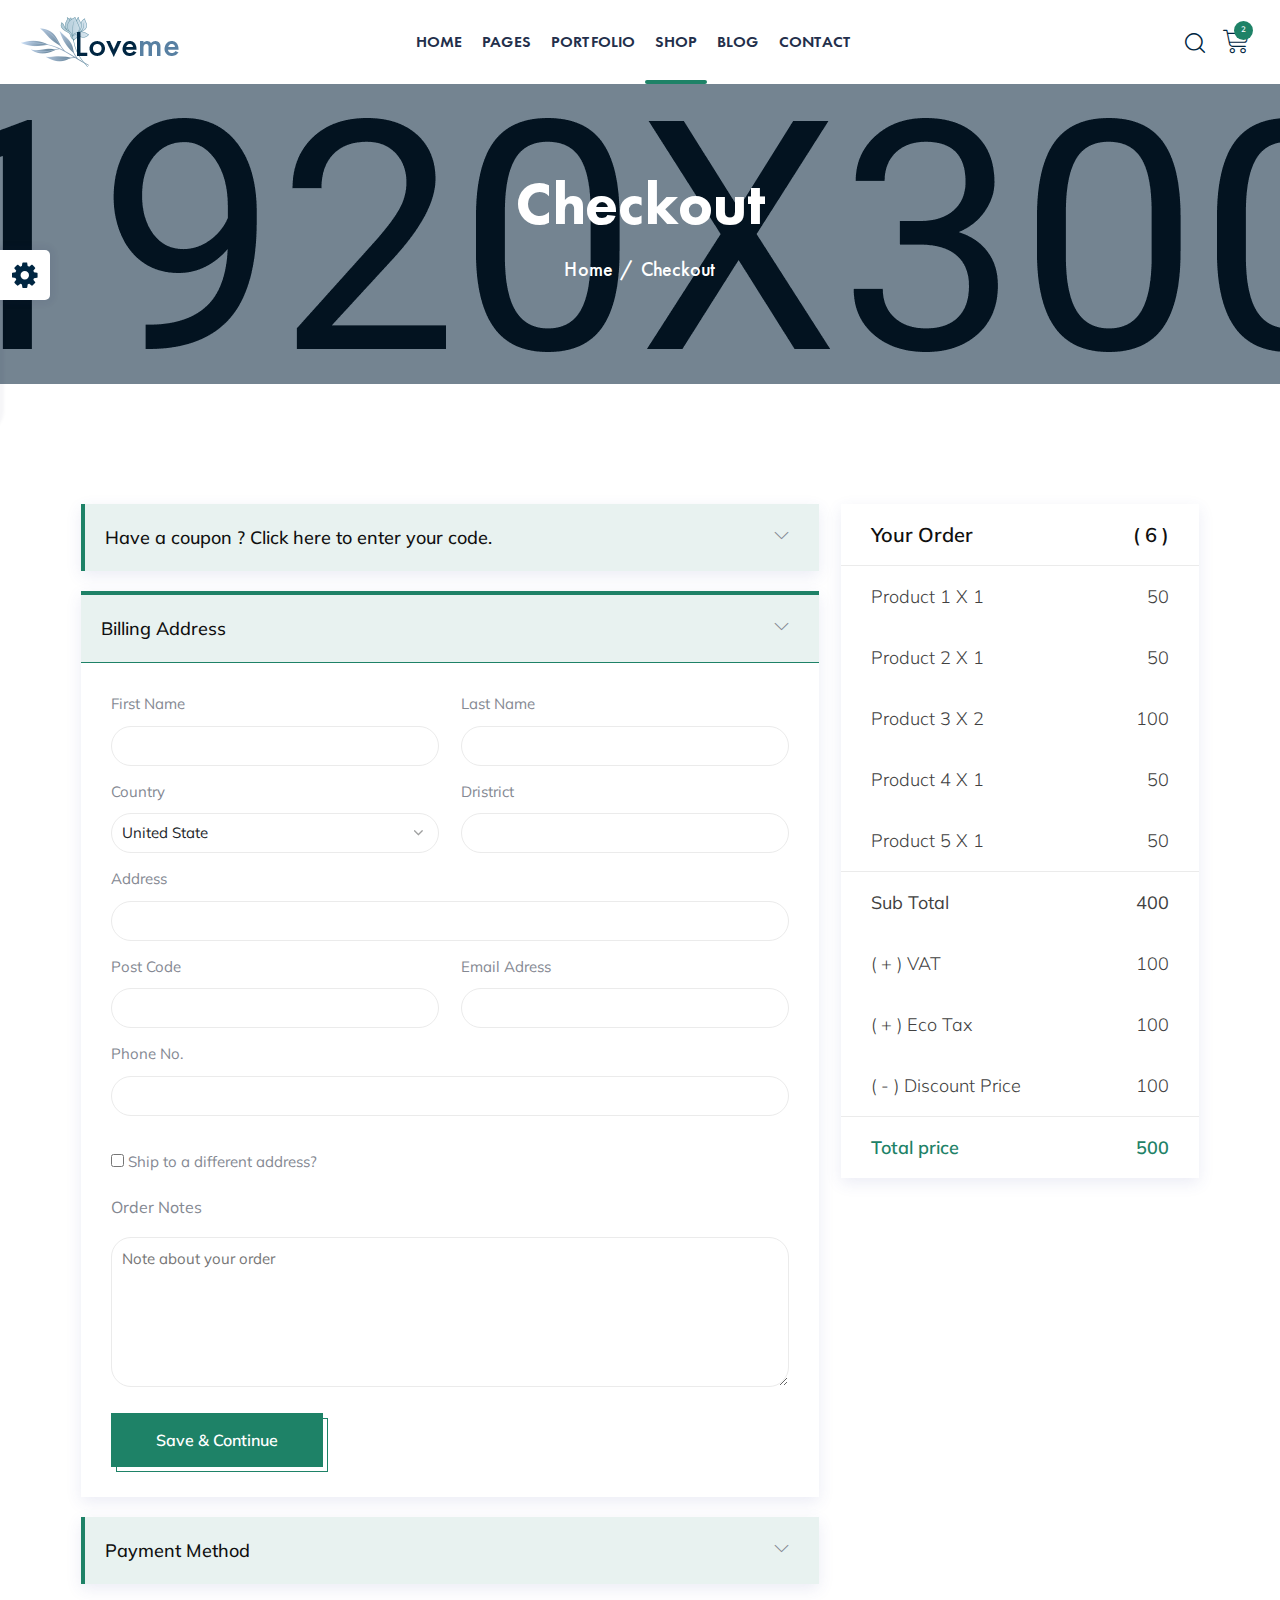
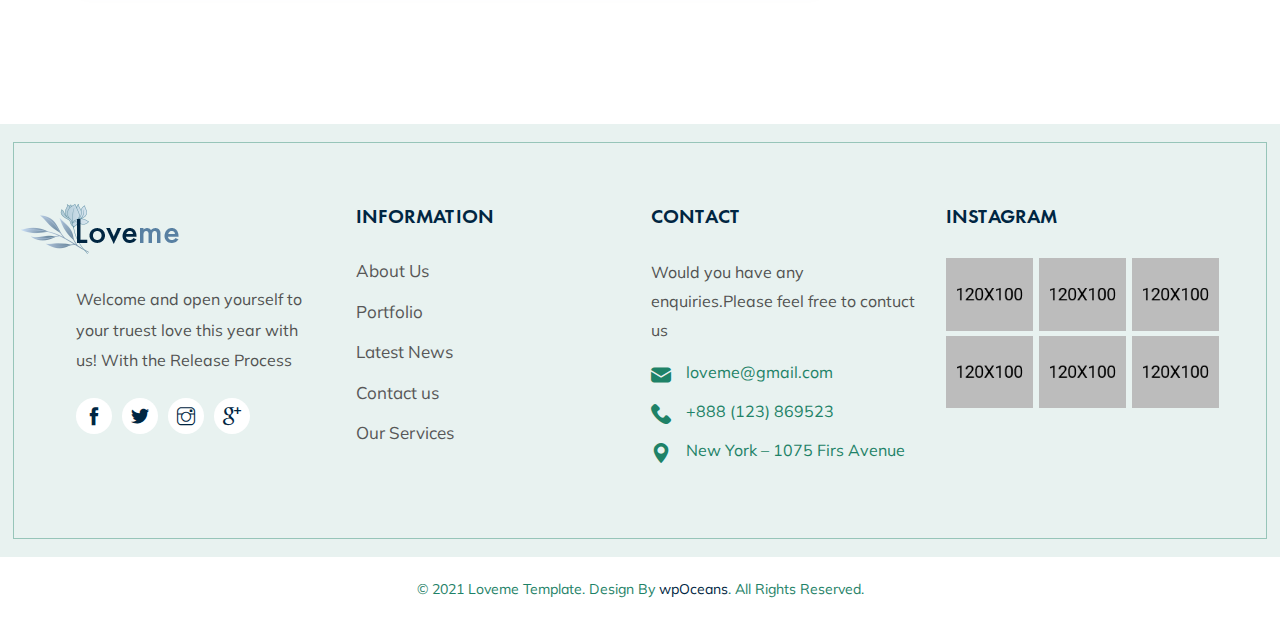
<file: checkout.html>
<!DOCTYPE html>
<html lang="en">

<head>
    <meta charset="utf-8">
    <meta http-equiv="X-UA-Compatible" content="IE=edge">
    <meta name="viewport" content="width=device-width, initial-scale=1">
    <meta name="author" content="wpOceans">
    <link rel="shortcut icon" type="image/png" href="assets/images/favicon.png">
    <title> Loveme - Wedding & Wedding Planner HTML5 Template</title>
    <link href="assets/css/themify-icons.css" rel="stylesheet">
    <link href="assets/css/font-awesome.min.css" rel="stylesheet">
    <link href="assets/css/flaticon.css" rel="stylesheet">
    <link href="assets/css/bootstrap.min.css" rel="stylesheet">
    <link href="assets/css/magnific-popup.css" rel="stylesheet">
    <link href="assets/css/animate.css" rel="stylesheet">
    <link href="assets/css/owl.carousel.css" rel="stylesheet">
    <link href="assets/css/owl.theme.css" rel="stylesheet">
    <link href="assets/css/slick.css" rel="stylesheet">
    <link href="assets/css/slick-theme.css" rel="stylesheet">
    <link href="assets/css/swiper.min.css" rel="stylesheet">
    <link href="assets/css/nice-select.css" rel="stylesheet">
    <link href="assets/css/owl.transitions.css" rel="stylesheet">
    <link href="assets/css/jquery.fancybox.css" rel="stylesheet">
    <link href="assets/css/odometer-theme-default.css" rel="stylesheet">
    <link href="assets/css/style.css" rel="stylesheet">
</head>

<body>

    <!-- start page-wrapper -->
    <div class="page-wrapper">
        <!-- start preloader -->
        <div class="preloader">
            <div class="vertical-centered-box">
                <div class="content">
                    <div class="loader-circle"></div>
                    <div class="loader-line-mask">
                        <div class="loader-line"></div>
                    </div>
                    <img src="assets/images/favicon.png" alt="">
                </div>
            </div>
        </div>
        <!-- end preloader -->
        <!-- Start header -->
        <header id="header">
            <div class="wpo-site-header">
                <nav class="navigation navbar navbar-expand-lg navbar-light">
                    <div class="container-fluid">
                        <div class="row align-items-center">
                            <div class="col-lg-3 col-md-3 col-3 d-lg-none dl-block">
                                <div class="mobail-menu">
                                    <button type="button" class="navbar-toggler open-btn">
                                        <span class="sr-only">Toggle navigation</span>
                                        <span class="icon-bar first-angle"></span>
                                        <span class="icon-bar middle-angle"></span>
                                        <span class="icon-bar last-angle"></span>
                                    </button>
                                </div>
                            </div>
                            <div class="col-lg-2 col-md-6 col-6">
                                <div class="navbar-header">
                                    <a class="navbar-brand" href="index.html"><img src="assets/images/logo.png"
                                            alt=""></a>
                                </div>
                            </div>
                            <div class="col-lg-8 col-md-1 col-1">
                                <div id="navbar" class="collapse navbar-collapse navigation-holder">
                                    <button class="menu-close"><i class="ti-close"></i></button>
                                    <ul class="nav navbar-nav mb-2 mb-lg-0">
                                        <li class="menu-item-has-children">
                                            <a href="#">Home</a>
                                            <ul class="sub-menu">
                                                <li><a href="index.html">Main Home</a></li>
                                                <li><a href="index-2.html">Wedding Planner</a></li>
                                                <li><a href="index-3.html">Announcement S1</a></li>
                                                <li><a href="index-4.html">Announcement S2</a></li>
                                                <li><a href="index-5.html">Wedding Home</a></li>
                                                <li><a href="index-7.html">Shop Home</a></li>
                                                <li><a href="index-6.html">Invitation</a></li>
                                            </ul>
                                        </li>
                                        <li class="menu-item-has-children">
                                                <a href="#">Pages</a>
                                                <ul class="sub-menu">
                                                    <li><a href="about.html">About</a></li>
                                                    <li><a href="story.html">Our story</a></li>
                                                    <li><a href="accomodation.html">Accomodation</a></li>
                                                    <li><a href="rsvp.html">RSVP</a></li>
                                                    <li><a href="gallery.html">Gallery</a></li>
                                                    <li><a href="planner.html">Planners</a></li>
                                                    <li><a href="team-single.html">Planner Single</a></li>
                                                    <li><a href="groom-bride.html">Bridesmaid & Groomsman</a></li>
                                                    <li><a href="service.html">Serevice</a></li>
                                                    <li><a href="service-s2.html">Serevice S2</a></li>
                                                    <li><a href="service-single.html">Serevice Single</a></li>
                                                    <li><a href="pricing.html">Pricing</a></li>
                                                    <li class="menu-item-has-children">
                                                        <a href="#">Auth Pages</a>
                                                        <ul class="sub-menu">
                                                            <li><a href="login.html">Login</a>
                                                            </li>
                                                            <li><a href="register.html">Register</a></li>
                                                            <li><a href="forgot.html">Forgot Password</a></li>
                                                        </ul>
                                                    </li>
                                                    <li><a href="coming.html">Coming Soon</a></li>
                                                    <li><a href="404.html">404 Error</a></li>
                                                </ul>
                                            </li>
                                        <li class="menu-item-has-children">
                                            <a href="#">Portfolio</a>
                                            <ul class="sub-menu">
                                                <li><a href="portfolio-grid.html">Portfolio Grid</a></li>
                                                <li><a href="portfolio-mashonary.html">Portfolio Mashonary</a></li>
                                                <li><a href="portfolio-mashonary-s2.html">Portfolio Mashonary S2</a></li>
                                                <li><a href="portfolio-single.html">Portfolio Single</a></li>
                                            </ul>
                                        </li>
                                        <li class="menu-item-has-children">
                                            <a class="active" href="#">Shop</a>
                                            <ul class="sub-menu">
                                                <li><a href="shop.html">Shop</a></li>
                                                <li><a href="shop-single.html">Shop Single</a></li>
                                                <li><a href="cart.html">Cart</a></li>
                                                <li><a href="wishlist.html">Wishlist</a></li>
                                                <li><a class="active" href="checkout.html">Checkout</a></li>
                                            </ul>
                                        </li>
                                        <li class="menu-item-has-children">
                                            <a href="#">Blog</a>
                                            <ul class="sub-menu">
                                                <li><a href="blog.html">Blog right sidebar</a></li>
                                                <li><a href="blog-left-sidebar.html">Blog left sidebar</a></li>
                                                <li><a href="blog-fullwidth.html">Blog fullwidth</a></li>
                                                <li class="menu-item-has-children">
                                                    <a href="#">Blog details</a>
                                                    <ul class="sub-menu">
                                                        <li><a href="blog-single.html">Blog details right
                                                                sidebar</a>
                                                        </li>
                                                        <li><a href="blog-single-left-sidebar.html">Blog details
                                                                left
                                                                sidebar</a></li>
                                                        <li><a href="blog-single-fullwidth.html">Blog details
                                                                fullwidth</a></li>
                                                    </ul>
                                                </li>
                                            </ul>
                                        </li>
                                        <li><a href="contact.html">Contact</a></li>
                                    </ul>

                                </div><!-- end of nav-collapse -->
                            </div>
                            <div class="col-lg-2 col-md-2 col-2">
                                <div class="header-right">
                                    <div class="header-search-form-wrapper">
                                        <div class="cart-search-contact">
                                            <button class="search-toggle-btn"><i
                                                    class="fi flaticon-search"></i></button>
                                            <div class="header-search-form">
                                                <form>
                                                    <div>
                                                        <input type="text" class="form-control"
                                                            placeholder="Search here...">
                                                        <button type="submit"><i
                                                                class="fi flaticon-search"></i></button>
                                                    </div>
                                                </form>
                                            </div>
                                        </div>
                                    </div>
                                    <div class="mini-cart">
                                        <button class="cart-toggle-btn"> <i class="fi flaticon-shopping-cart"></i>
                                            <span class="cart-count">2</span></button>
                                        <div class="mini-cart-content">
                                            <button class="mini-cart-close"><i class="ti-close"></i></button>
                                            <div class="mini-cart-items">
                                                <div class="mini-cart-item clearfix">
                                                    <div class="mini-cart-item-image">
                                                        <a href="shop.html"><img
                                                                src="assets/images/shop/mini-cart/img-1.jpg"
                                                                alt></a>
                                                    </div>
                                                    <div class="mini-cart-item-des">
                                                        <a href="shop.html">Wedding Gown</a>
                                                        <span class="mini-cart-item-price">$20.15 x 1</span>
                                                        <span class="mini-cart-item-quantity"><a href="#"><i
                                                                    class="ti-close"></i></a></span>
                                                    </div>
                                                </div>
                                                <div class="mini-cart-item clearfix">
                                                    <div class="mini-cart-item-image">
                                                        <a href="shop.html"><img
                                                                src="assets/images/shop/mini-cart/img-2.jpg"
                                                                alt></a>
                                                    </div>
                                                    <div class="mini-cart-item-des">
                                                        <a href="shop.html">Bridal Flower</a>
                                                        <span class="mini-cart-item-price">$13.25 x 2</span>
                                                        <span class="mini-cart-item-quantity"><a href="#"><i
                                                                    class="ti-close"></i></a></span>
                                                    </div>
                                                </div>
                                            </div>
                                            <div class="mini-cart-action clearfix">
                                                <span class="mini-checkout-price">Subtotal:
                                                    <span>$215.14</span></span>
                                                <div class="mini-btn">
                                                    <a href="checkout.html" class="view-cart-btn s1">Checkout</a>
                                                    <a href="cart.html" class="view-cart-btn">View Cart</a>
                                                </div>
                                            </div>
                                        </div>
                                    </div>
                                </div>
                            </div>
                        </div>
                    </div><!-- end of container -->
                </nav>
            </div>
        </header>
        <!-- end of header -->
        <!-- start wpo-page-title -->
        <section class="wpo-page-title">
            <div class="container">
                <div class="row">
                    <div class="col col-xs-12">
                        <div class="wpo-breadcumb-wrap">
                            <h2>Checkout</h2>
                            <ol class="wpo-breadcumb-wrap">
                                <li><a href="index.html">Home</a></li>
                                <li>Checkout</li>
                            </ol>
                        </div>
                    </div>
                </div> <!-- end row -->
            </div> <!-- end container -->
        </section>
        <!-- end page-title -->

        <!-- wpo-checkout-area start-->
        <div class="wpo-checkout-area section-padding">
            <div class="container">
                <form>
                    <div class="checkout-wrap">
                        <div class="row">
                            <div class="col-lg-8 col-12">
                                <div class="caupon-wrap s1">
                                    <div class="coupon coupon-active">
                                        <label id="toggle1">Have a coupon ? Click here to enter your code.</label>
                                    </div>
                                    <div class="create-account">
                                        <span>If you have coupon code,please apply it</span>
                                        <div class="input-wrap">
                                            <input type="password">
                                            <button>Apply</button>
                                        </div>
                                    </div>
                                </div>
                                <div class="caupon-wrap s2">
                                    <div class="biling-item">
                                        <div class="coupon coupon-3">
                                            <label id="toggle2">Billing Address</label>
                                        </div>
                                        <div class="billing-adress" id="open2">
                                            <div class="contact-form form-style">
                                                <div class="row">
                                                    <div class="col-lg-6 col-md-12 col-12">
                                                        <label for="fname1">First Name</label>
                                                        <input type="text" placeholder="" id="fname1" name="fname">
                                                    </div>
                                                    <div class="col-lg-6 col-md-12 col-12">
                                                        <label for="fname2">Last Name</label>
                                                        <input type="text" placeholder="" id="fname2" name="fname">
                                                    </div>
                                                    <div class="col-lg-6 col-md-12 col-12">
                                                        <label for="Country">Country</label>
                                                        <select name="address" id="Country" class="form-control">
                                                            <option disabled="" selected="">United State</option>
                                                            <option>Bangladesh</option>
                                                            <option>India</option>
                                                            <option>Srilanka</option>
                                                            <option>Pakisthan</option>
                                                            <option>Afgansthan</option>
                                                        </select>
                                                    </div>
                                                    <div class="col-lg-6 col-md-12 col-12">
                                                        <label for="City">Dristrict</label>
                                                        <input type="text" placeholder="" id="City" name="City">
                                                    </div>
                                                    <div class="col-lg-12 col-md-12 col-12">
                                                        <label for="Adress">Address</label>
                                                        <input type="text" placeholder="" id="Adress" name="Adress">
                                                    </div>
                                                    <div class="col-lg-6 col-md-12 col-12">
                                                        <label for="Post2">Post Code</label>
                                                        <input type="text" placeholder="" id="Post2" name="Post">
                                                    </div>
                                                    <div class="col-lg-6 col-md-12 col-12">
                                                        <label for="email4">Email Adress</label>
                                                        <input type="text" placeholder="" id="email4" name="email">
                                                    </div>
                                                    <div class="col-lg-12 col-md-12 col-12">
                                                        <label for="email2">Phone No.</label>
                                                        <input type="text" placeholder="" id="email2" name="email">
                                                    </div>
                                                </div>
                                            </div>
                                            <div class="biling-item-2">
                                                <input id="toggle3" type="checkbox">
                                                <label class="fontsize" for="toggle3">Ship to a different
                                                    address?</label>
                                                <div class="billing-adress" id="open3">
                                                    <div class="contact-form form-style">
                                                        <div class="row">
                                                            <div class="col-lg-6 col-md-12 col-12">
                                                                <label for="fname4">First Name</label>
                                                                <input type="text" placeholder="" id="fname4"
                                                                    name="fname">
                                                            </div>
                                                            <div class="col-lg-6 col-md-12 col-12">
                                                                <label for="fname3">Last Name</label>
                                                                <input type="text" placeholder="" id="fname3"
                                                                    name="fname">
                                                            </div>
                                                            <div class="col-lg-6 col-md-12 col-12">
                                                                <label for="Country2">Country</label>
                                                                <select name="address" id="Country2"
                                                                    class="form-control">
                                                                    <option disabled="" selected="">United State
                                                                    </option>
                                                                    <option>Bangladesh</option>
                                                                    <option>India</option>
                                                                    <option>Srilanka</option>
                                                                    <option>Pakisthan</option>
                                                                    <option>Afgansthan</option>
                                                                </select>
                                                            </div>
                                                            <div class="col-lg-6 col-md-12 col-12">
                                                                <label for="City2">Dristrict</label>
                                                                <input type="text" placeholder="" id="City2"
                                                                    name="City">
                                                            </div>
                                                            <div class="col-lg-12 col-md-12 col-12">
                                                                <label for="Adress2">Address</label>
                                                                <input type="text" placeholder="" id="Adress2"
                                                                    name="Adress">
                                                            </div>
                                                            <div class="col-lg-6 col-md-12 col-12">
                                                                <label for="Post">Post Code</label>
                                                                <input type="text" placeholder="" id="Post" name="Post">
                                                            </div>
                                                            <div class="col-lg-6 col-md-12 col-12">
                                                                <label for="emails">Email Adress</label>
                                                                <input type="text" placeholder="" id="emails"
                                                                    name="email">
                                                            </div>
                                                            <div class="col-lg-12 col-md-12 col-12">
                                                                <label for="emaild">Phone No.</label>
                                                                <input type="text" placeholder="" id="emaild"
                                                                    name="email">
                                                            </div>
                                                        </div>
                                                    </div>
                                                </div>
                                                <div class="note-area">
                                                    <p>Order Notes </p>
                                                    <textarea name="massage"
                                                        placeholder="Note about your order"></textarea>
                                                </div>
                                                <div class="submit-btn-area">
                                                    <ul>
                                                        <li><button class="theme-btn-s4" type="submit">Save &
                                                                continue</button></li>
                                                    </ul>
                                                </div>
                                            </div>
                                        </div>
                                    </div>
                                </div>
                                <div class="caupon-wrap s3">
                                    <div class="payment-area">
                                        <div class="row">
                                            <div class="col-12">
                                                <div class="coupon coupon-3">
                                                    <label id="toggle4">Payment Method</label>
                                                </div>
                                                <div class="payment-option" id="open4">
                                                    <div class="payment-select">
                                                        <ul>
                                                            <li class="addToggle">
                                                                <input id="add" type="radio" name="payment"
                                                                    checked="checked" value="30">
                                                                <label for="add">Payment By Card</label>
                                                            </li>
                                                            <li class="removeToggle">
                                                                <input id="remove" type="radio" name="payment"
                                                                    value="30">
                                                                <label for="remove">Cash On delivery</label>
                                                            </li>
                                                        </ul>
                                                    </div>
                                                    <div id="open5" class="payment-name active">
                                                        <ul>
                                                            <li class="visa"><input id="1" type="radio" name="size"
                                                                    value="30">
                                                                <label for="1"><img
                                                                        src="assets/images/checkout/img-1.png"
                                                                        alt=""></label>
                                                            </li>
                                                            <li class="mas"><input id="2" type="radio" name="size"
                                                                    value="30">
                                                                <label for="2"><img
                                                                        src="assets/images/checkout/img-2.png"
                                                                        alt=""></label>
                                                            </li>
                                                            <li class="ski"><input id="3" type="radio" name="size"
                                                                    value="30">
                                                                <label for="3"><img
                                                                        src="assets/images/checkout/img-3.png"
                                                                        alt=""></label>
                                                            </li>
                                                            <li class="pay"><input id="4" type="radio" name="size"
                                                                    value="30">
                                                                <label for="4"><img
                                                                        src="assets/images/checkout/img-4.png"
                                                                        alt=""></label>
                                                            </li>
                                                        </ul>
                                                        <div class="contact-form form-style">
                                                            <div class="row">
                                                                <div class="col-lg-6 col-md-12 col-12">
                                                                    <label for="holder">Card holder Name</label>
                                                                    <input type="text" placeholder="" id="holder"
                                                                        name="name">
                                                                </div>
                                                                <div class="col-lg-6 col-md-12 col-12">
                                                                    <label for="card">Card Number</label>
                                                                    <input type="text" placeholder="" id="card"
                                                                        name="card">
                                                                </div>
                                                                <div class="col-lg-6 col-md-12 col-12">
                                                                    <label for="CVV">CVV</label>
                                                                    <input type="text" placeholder="" id="CVV"
                                                                        name="CVV">
                                                                </div>
                                                                <div class="col-lg-6 col-md-12 col-12">
                                                                    <label for="date">Expire Date</label>
                                                                    <input type="text" placeholder="" id="date"
                                                                        name="date">
                                                                </div>
                                                                <div class="col-lg-12 col-md-12 col-12">
                                                                    <div class="submit-btn-area text-center">
                                                                        <button class="theme-btn-s4" type="submit">Place
                                                                            Order</button>
                                                                    </div>
                                                                </div>
                                                            </div>
                                                        </div>
                                                    </div>
                                                </div>
                                            </div>
                                        </div>
                                    </div>
                                </div>
                            </div>
                            <div class="col-lg-4 col-12">
                                <div class="cout-order-area">
                                    <div class="oreder-item ">
                                        <ul>
                                            <li class="o-header">Your Order<span>( 6 )</span></li>
                                            <li>Product 1 X 1<span>50</span></li>
                                            <li>Product 2 X 1<span>50</span></li>
                                            <li>Product 3 X 2<span>100</span></li>
                                            <li>Product 4 X 1<span>50</span></li>
                                            <li class="o-middle">Product 5 X 1<span>50</span></li>
                                            <li class="s-total">Sub Total<span>400</span></li>
                                            <li>( + ) VAT<span>100</span></li>
                                            <li>( + ) Eco Tax <span>100</span></li>
                                            <li>( - ) Discount Price<span>100</span></li>
                                            <li class="o-bottom">Total price <span>500</span></li>
                                        </ul>
                                    </div>
                                </div>
                            </div>
                        </div>
                    </div>
                </form>
            </div>
        </div>
        <!-- wpo-checkout-area end-->
        <!-- start of wpo-site-footer-section -->
        <footer class="wpo-site-footer">
            <div class="wpo-upper-footer">
                <div class="container-fluid">
                    <div class="row">
                        <div class="col col-xl-3 col-lg-4 col-md-6 col-sm-12 col-12">
                            <div class="widget about-widget">
                                <div class="logo widget-title">
                                    <img src="assets/images/logo.png" alt="blog">
                                </div>
                                <p>Welcome and open yourself to your truest love this year with us! With the Release
                                    Process</p>
                                <ul>
                                    <li>
                                        <a href="#">
                                            <i class="ti-facebook"></i>
                                        </a>
                                    </li>
                                    <li>
                                        <a href="#">
                                            <i class="ti-twitter-alt"></i>
                                        </a>
                                    </li>
                                    <li>
                                        <a href="#">
                                            <i class="ti-instagram"></i>
                                        </a>
                                    </li>
                                    <li>
                                        <a href="#">
                                            <i class="ti-google"></i>
                                        </a>
                                    </li>
                                </ul>
                            </div>
                        </div>
                        <div class="col col-xl-3  col-lg-4 col-md-6 col-sm-12 col-12">
                            <div class="widget link-widget">
                                <div class="widget-title">
                                    <h3>Information</h3>
                                </div>
                                <ul>
                                    <li><a href="about.html">About Us</a></li>
                                    <li><a href="portfolio.html">Portfolio</a></li>
                                    <li><a href="blog.html">Latest News</a></li>
                                    <li><a href="contact.html">Contact us</a></li>
                                    <li><a href="service.html">Our Services</a></li>
                                </ul>
                            </div>
                        </div>
                        <div class="col col-xl-3  col-lg-4 col-md-6 col-sm-12 col-12">
                            <div class="widget wpo-service-link-widget">
                                <div class="widget-title">
                                    <h3>Contact </h3>
                                </div>
                                <div class="contact-ft">
                                    <p>Would you have any enquiries.Please feel free to contuct us</p>
                                    <ul>
                                        <li><i class="fi flaticon-email"></i>loveme@gmail.com</li>
                                        <li><i class="fi flaticon-phone-call"></i>+888 (123) 869523</li>
                                        <li><i class="fi flaticon-maps-and-flags"></i>New York – 1075 Firs Avenue
                                        </li>
                                    </ul>
                                </div>
                            </div>
                        </div>

                        <div class="col col-xl-3  col-lg-4 col-md-6 col-sm-12 col-12">
                            <div class="widget instagram">
                                <div class="widget-title">
                                    <h3>Instagram</h3>
                                </div>
                                <ul class="d-flex">
                                    <li><a href="portfolio-single.html"><img src="assets/images/instragram/1.jpg"
                                                alt=""></a></li>
                                    <li><a href="portfolio-single.html"><img src="assets/images/instragram/2.jpg"
                                                alt=""></a></li>
                                    <li><a href="portfolio-single.html"><img src="assets/images/instragram/3.jpg"
                                                alt=""></a></li>
                                    <li><a href="portfolio-single.html"><img src="assets/images/instragram/4.jpg"
                                                alt=""></a></li>
                                    <li><a href="portfolio-single.html"><img src="assets/images/instragram/5.jpg"
                                                alt=""></a></li>
                                    <li><a href="portfolio-single.html"><img src="assets/images/instragram/6.jpg"
                                                alt=""></a></li>
                                </ul>
                            </div>
                        </div>
                    </div>
                </div> <!-- end container -->
            </div>
            <div class="wpo-lower-footer">
                <div class="container">
                    <div class="row">
                        <div class="col col-xs-12">
                            <p class="copyright"> &copy; 2021 Loveme Template. Design By <a
                                    href="index.html">wpOceans</a>. All Rights Reserved.</p>
                        </div>
                    </div>
                </div>
            </div>
        </footer>
        <!-- end of wpo-site-footer-section -->

        
    <!-- color-switcher -->
        <div class="color-switcher-wrap">
            <div class="color-switcher-item">
                <div class="color-toggle-btn">
                    <i class="fa fa-cog"></i>
                </div>
                <ul id="switcher">
                    <li class="btn btn1" id="Button1"></li>
                    <li class="btn btn2" id="Button2"></li>
                    <li class="btn btn3" id="Button3"></li>
                    <li class="btn btn4" id="Button4"></li>
                    <li class="btn btn5" id="Button5"></li>
                    <li class="btn btn6" id="Button6"></li>
                    <li class="btn btn7" id="Button7"></li>
                    <li class="btn btn8" id="Button8"></li>
                    <li class="btn btn9" id="Button9"></li>
                    <li class="btn btn10" id="Button10"></li>
                    <li class="btn btn11" id="Button11"></li>
                    <li class="btn btn12" id="Button12"></li>
                </ul>
            </div>
        </div>

    </div>
    <!-- end of page-wrapper -->

    <!-- All JavaScript files
    ================================================== -->
    <script src="assets/js/jquery.min.js"></script>
    <script src="assets/js/bootstrap.bundle.min.js"></script>
    <!-- Plugins for this template -->
    <script src="assets/js/modernizr.custom.js"></script>
    <script src="assets/js/jquery.dlmenu.js"></script>
    <script src="assets/js/jquery-plugin-collection.js"></script>
    <!-- Custom script for this template -->
    <script src="assets/js/script.js"></script>
</body>

</html>
</file>
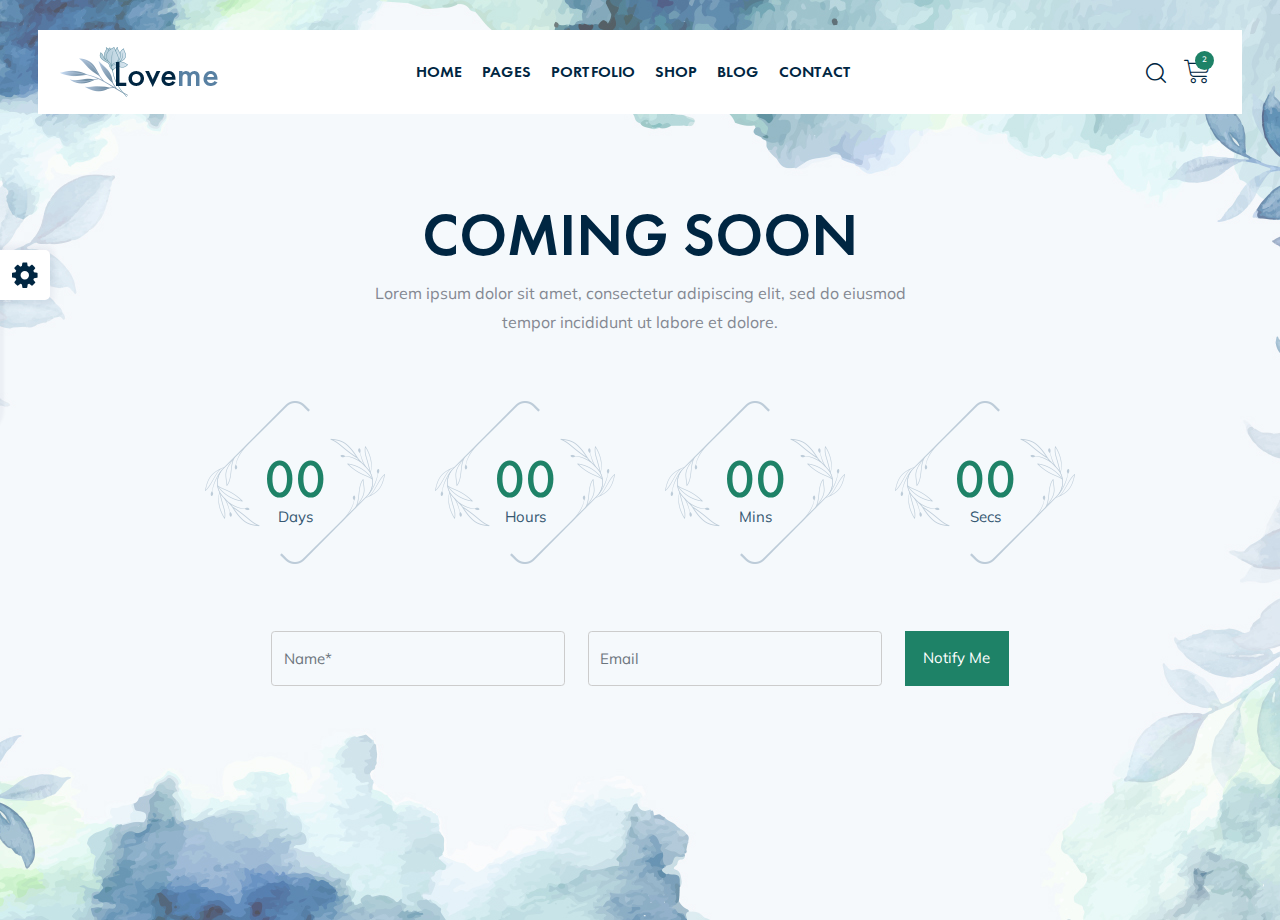
<file: coming.html>
<!DOCTYPE html>
<html lang="en">

<head>
    <meta charset="utf-8">
    <meta http-equiv="X-UA-Compatible" content="IE=edge">
    <meta name="viewport" content="width=device-width, initial-scale=1">
    <meta name="author" content="wpOceans">
    <link rel="shortcut icon" type="image/png" href="assets/images/favicon.png">
    <title> Loveme - Wedding & Wedding Planner HTML5 Template</title>
    <link href="assets/css/themify-icons.css" rel="stylesheet">
    <link href="assets/css/font-awesome.min.css" rel="stylesheet">
    <link href="assets/css/flaticon.css" rel="stylesheet">
    <link href="assets/css/bootstrap.min.css" rel="stylesheet">
    <link href="assets/css/magnific-popup.css" rel="stylesheet">
    <link href="assets/css/animate.css" rel="stylesheet">
    <link href="assets/css/owl.carousel.css" rel="stylesheet">
    <link href="assets/css/owl.theme.css" rel="stylesheet">
    <link href="assets/css/slick.css" rel="stylesheet">
    <link href="assets/css/slick-theme.css" rel="stylesheet">
    <link href="assets/css/swiper.min.css" rel="stylesheet">
    <link href="assets/css/nice-select.css" rel="stylesheet">
    <link href="assets/css/owl.transitions.css" rel="stylesheet">
    <link href="assets/css/jquery.fancybox.css" rel="stylesheet">
    <link href="assets/css/odometer-theme-default.css" rel="stylesheet">
    <link href="assets/css/style.css" rel="stylesheet">
</head>

<body>

    <!-- start page-wrapper -->
    <div class="page-wrapper">
        <!-- start preloader -->
        <div class="preloader">
            <div class="vertical-centered-box">
                <div class="content">
                    <div class="loader-circle"></div>
                    <div class="loader-line-mask">
                        <div class="loader-line"></div>
                    </div>
                    <img src="assets/images/favicon.png" alt="">
                </div>
            </div>
        </div>
        <!-- end preloader -->
        <!-- Start header -->
        <header id="header">
            <div class="wpo-site-header wpo-header-style-2">
                <nav class="navigation navbar navbar-expand-lg navbar-light">
                    <div class="container-fluid">
                        <div class="row align-items-center">
                            <div class="col-lg-3 col-md-3 col-3 d-lg-none dl-block">
                                <div class="mobail-menu">
                                    <button type="button" class="navbar-toggler open-btn">
                                        <span class="sr-only">Toggle navigation</span>
                                        <span class="icon-bar first-angle"></span>
                                        <span class="icon-bar middle-angle"></span>
                                        <span class="icon-bar last-angle"></span>
                                    </button>
                                </div>
                            </div>
                            <div class="col-lg-2 col-md-6 col-6">
                                <div class="navbar-header">
                                    <a class="navbar-brand" href="index.html"><img src="assets/images/logo.png"
                                            alt=""></a>
                                </div>
                            </div>
                            <div class="col-lg-8 col-md-1 col-1">
                                <div id="navbar" class="collapse navbar-collapse navigation-holder">
                                    <button class="menu-close"><i class="ti-close"></i></button>
                                    <ul class="nav navbar-nav mb-2 mb-lg-0">
                                        <li class="menu-item-has-children">
                                            <a href="#">Home</a>
                                            <ul class="sub-menu">
                                                <li><a href="index.html">Main Home</a></li>
                                                <li><a href="index-2.html">Wedding Planner</a></li>
                                                <li><a href="index-3.html">Announcement S1</a></li>
                                                <li><a href="index-4.html">Announcement S2</a></li>
                                                <li><a href="index-5.html">Wedding Home</a></li>
                                                <li><a href="index-7.html">Shop Home</a></li>
                                                <li><a href="index-6.html">Invitation</a></li>
                                            </ul>
                                        </li>
                                        <li class="menu-item-has-children">
                                            <a class="active" href="#">Pages</a>
                                            <ul class="sub-menu">
                                                <li><a href="about.html">About</a></li>
                                                <li><a href="story.html">Our story</a></li>
                                                <li><a href="accomodation.html">Accomodation</a></li>
                                                <li><a href="rsvp.html">RSVP</a></li>
                                                <li><a href="gallery.html">Gallery</a></li>
                                                <li><a href="planner.html">Planners</a></li>
                                                <li><a href="team-single.html">Planner Single</a></li>
                                                <li><a href="groom-bride.html">Bridesmaid & Groomsman</a></li>
                                                <li><a href="service.html">Serevice</a></li>
                                                <li><a href="service-s2.html">Serevice S2</a></li>
                                                <li><a href="service-single.html">Serevice Single</a></li>
                                                <li><a href="pricing.html">Pricing</a></li>
                                                <li><a class="active" href="coming.html">Coming Soon</a></li>
                                                <li><a href="404.html">404 Error</a></li>
                                            </ul>
                                        </li>
                                        <li class="menu-item-has-children">
                                            <a href="#">Portfolio</a>
                                            <ul class="sub-menu">
                                                <li><a href="portfolio-grid.html">Portfolio Grid</a></li>
                                                <li><a href="portfolio-mashonary.html">Portfolio Mashonary</a></li>
                                                <li><a href="portfolio-mashonary-s2.html">Portfolio Mashonary S2</a></li>
                                                <li><a href="portfolio-single.html">Portfolio Single</a></li>
                                            </ul>
                                        </li>
                                        <li class="menu-item-has-children">
                                            <a href="#">Shop</a>
                                            <ul class="sub-menu">
                                                <li><a href="shop.html">Shop</a></li>
                                                <li><a href="shop-single.html">Shop Single</a></li>
                                                <li><a href="cart.html">Cart</a></li>
                                                <li><a href="wishlist.html">Wishlist</a></li>
                                                <li><a href="checkout.html">Checkout</a></li>
                                            </ul>
                                        </li>
                                        <li class="menu-item-has-children">
                                            <a href="#">Blog</a>
                                            <ul class="sub-menu">
                                                <li><a href="blog.html">Blog right sidebar</a></li>
                                                <li><a href="blog-left-sidebar.html">Blog left sidebar</a></li>
                                                <li><a href="blog-fullwidth.html">Blog fullwidth</a></li>
                                                <li class="menu-item-has-children">
                                                    <a href="#">Blog details</a>
                                                    <ul class="sub-menu">
                                                        <li><a href="blog-single.html">Blog details right
                                                                sidebar</a>
                                                        </li>
                                                        <li><a href="blog-single-left-sidebar.html">Blog details
                                                                left
                                                                sidebar</a></li>
                                                        <li><a href="blog-single-fullwidth.html">Blog details
                                                                fullwidth</a></li>
                                                    </ul>
                                                </li>
                                            </ul>
                                        </li>
                                        <li><a href="contact.html">Contact</a></li>
                                    </ul>

                                </div><!-- end of nav-collapse -->
                            </div>
                            <div class="col-lg-2 col-md-2 col-2">
                                <div class="header-right">
                                    <div class="header-search-form-wrapper">
                                        <div class="cart-search-contact">
                                            <button class="search-toggle-btn"><i
                                                    class="fi flaticon-search"></i></button>
                                            <div class="header-search-form">
                                                <form>
                                                    <div>
                                                        <input type="text" class="form-control"
                                                            placeholder="Search here...">
                                                        <button type="submit"><i
                                                                class="fi flaticon-search"></i></button>
                                                    </div>
                                                </form>
                                            </div>
                                        </div>
                                    </div>
                                    <div class="mini-cart">
                                        <button class="cart-toggle-btn"> <i class="fi flaticon-shopping-cart"></i>
                                            <span class="cart-count">2</span></button>
                                        <div class="mini-cart-content">
                                            <button class="mini-cart-close"><i class="ti-close"></i></button>
                                            <div class="mini-cart-items">
                                                <div class="mini-cart-item clearfix">
                                                    <div class="mini-cart-item-image">
                                                        <a href="shop.html"><img
                                                                src="assets/images/shop/mini-cart/img-1.jpg"
                                                                alt></a>
                                                    </div>
                                                    <div class="mini-cart-item-des">
                                                        <a href="shop.html">Wedding Gown</a>
                                                        <span class="mini-cart-item-price">$20.15 x 1</span>
                                                        <span class="mini-cart-item-quantity"><a href="#"><i
                                                                    class="ti-close"></i></a></span>
                                                    </div>
                                                </div>
                                                <div class="mini-cart-item clearfix">
                                                    <div class="mini-cart-item-image">
                                                        <a href="shop.html"><img
                                                                src="assets/images/shop/mini-cart/img-2.jpg"
                                                                alt></a>
                                                    </div>
                                                    <div class="mini-cart-item-des">
                                                        <a href="shop.html">Bridal Flower</a>
                                                        <span class="mini-cart-item-price">$13.25 x 2</span>
                                                        <span class="mini-cart-item-quantity"><a href="#"><i
                                                                    class="ti-close"></i></a></span>
                                                    </div>
                                                </div>
                                            </div>
                                            <div class="mini-cart-action clearfix">
                                                <span class="mini-checkout-price">Subtotal:
                                                    <span>$215.14</span></span>
                                                <div class="mini-btn">
                                                    <a href="checkout.html" class="view-cart-btn s1">Checkout</a>
                                                    <a href="cart.html" class="view-cart-btn">View Cart</a>
                                                </div>
                                            </div>
                                        </div>
                                    </div>
                                </div>
                            </div>
                        </div>
                    </div><!-- end of container -->
                </nav>
            </div>
        </header>
        <!-- end of header -->
        <!-- start of hero -->
        <section class="static-hero-s4">
            <div class="hero-container">
                <div class="hero-inner">
                    <div class="container">
                        <div class="coming-soon-section">
                            <div class="row justify-content-center">
                                <div class="col-lg-6">
                                    <div class="coming-soon-text">
                                        <h2>COMING SOON</h2>
                                        <p>Lorem ipsum dolor sit amet, consectetur adipiscing elit, sed do eiusmod
                                            tempor
                                            incididunt ut labore et dolore.</p>
                                    </div>
                                </div>
                                <div class="col-lg-12">
                                    <!-- start wpo-wedding-date -->
                                    <div class="wpo-wedding-date">
                                        <h2 class="hidden">some</h2>
                                        <div class="clock-grids">
                                            <div id="clock"></div>
                                        </div>
                                    </div>
                                    <!-- end wpo-wedding-date -->
                                </div>
                                <div class="col-lg-8">
                                    <div class="wpo-coming-contact">
                                        <form method="post" class="contact-validation-active" id="contact-form-main">
                                            <div class="row justify-content-center">
                                                <div class="col-lg-5 col-sm-6 col-12">
                                                    <input type="text" class="form-control" name="name" id="name"
                                                        placeholder="Name*">
                                                </div>
                                                <div class="col-lg-5 col-sm-6 col-12">
                                                    <input type="email" class="form-control" name="email" id="email"
                                                        placeholder="Email">
                                                </div>
                                                <div class="col-lg-2 col-sm-4 col-6">
                                                    <div class="submit-area">
                                                        <button type="submit">Notify Me</button>
                                                        <div id="loader">
                                                            <i class="ti-reload"></i>
                                                        </div>
                                                    </div>
                                                </div>
                                            </div>
                                            <div class="clearfix error-handling-messages">
                                                <div id="success">Thank you</div>
                                                <div id="error"> Error occurred while sending email. Please try again
                                                    later. </div>
                                            </div>
                                        </form>
                                    </div>
                                </div>
                            </div>
                        </div>
                    </div>
                </div>
            </div>
        </section>
        <!-- end of hero slider -->

    <!-- color-switcher -->
        <div class="color-switcher-wrap">
            <div class="color-switcher-item">
                <div class="color-toggle-btn">
                    <i class="fa fa-cog"></i>
                </div>
                <ul id="switcher">
                    <li class="btn btn1" id="Button1"></li>
                    <li class="btn btn2" id="Button2"></li>
                    <li class="btn btn3" id="Button3"></li>
                    <li class="btn btn4" id="Button4"></li>
                    <li class="btn btn5" id="Button5"></li>
                    <li class="btn btn6" id="Button6"></li>
                    <li class="btn btn7" id="Button7"></li>
                    <li class="btn btn8" id="Button8"></li>
                    <li class="btn btn9" id="Button9"></li>
                    <li class="btn btn10" id="Button10"></li>
                    <li class="btn btn11" id="Button11"></li>
                    <li class="btn btn12" id="Button12"></li>
                </ul>
            </div>
        </div>

    </div>
    <!-- end of page-wrapper -->

    <!-- All JavaScript files
    ================================================== -->
    <script src="assets/js/jquery.min.js"></script>
    <script src="assets/js/bootstrap.bundle.min.js"></script>
    <!-- Plugins for this template -->
    <script src="assets/js/modernizr.custom.js"></script>
    <script src="assets/js/jquery.dlmenu.js"></script>
    <script src="assets/js/jquery-plugin-collection.js"></script>
    <!-- Custom script for this template -->
    <script src="assets/js/script.js"></script>
</body>

</html>
</file>
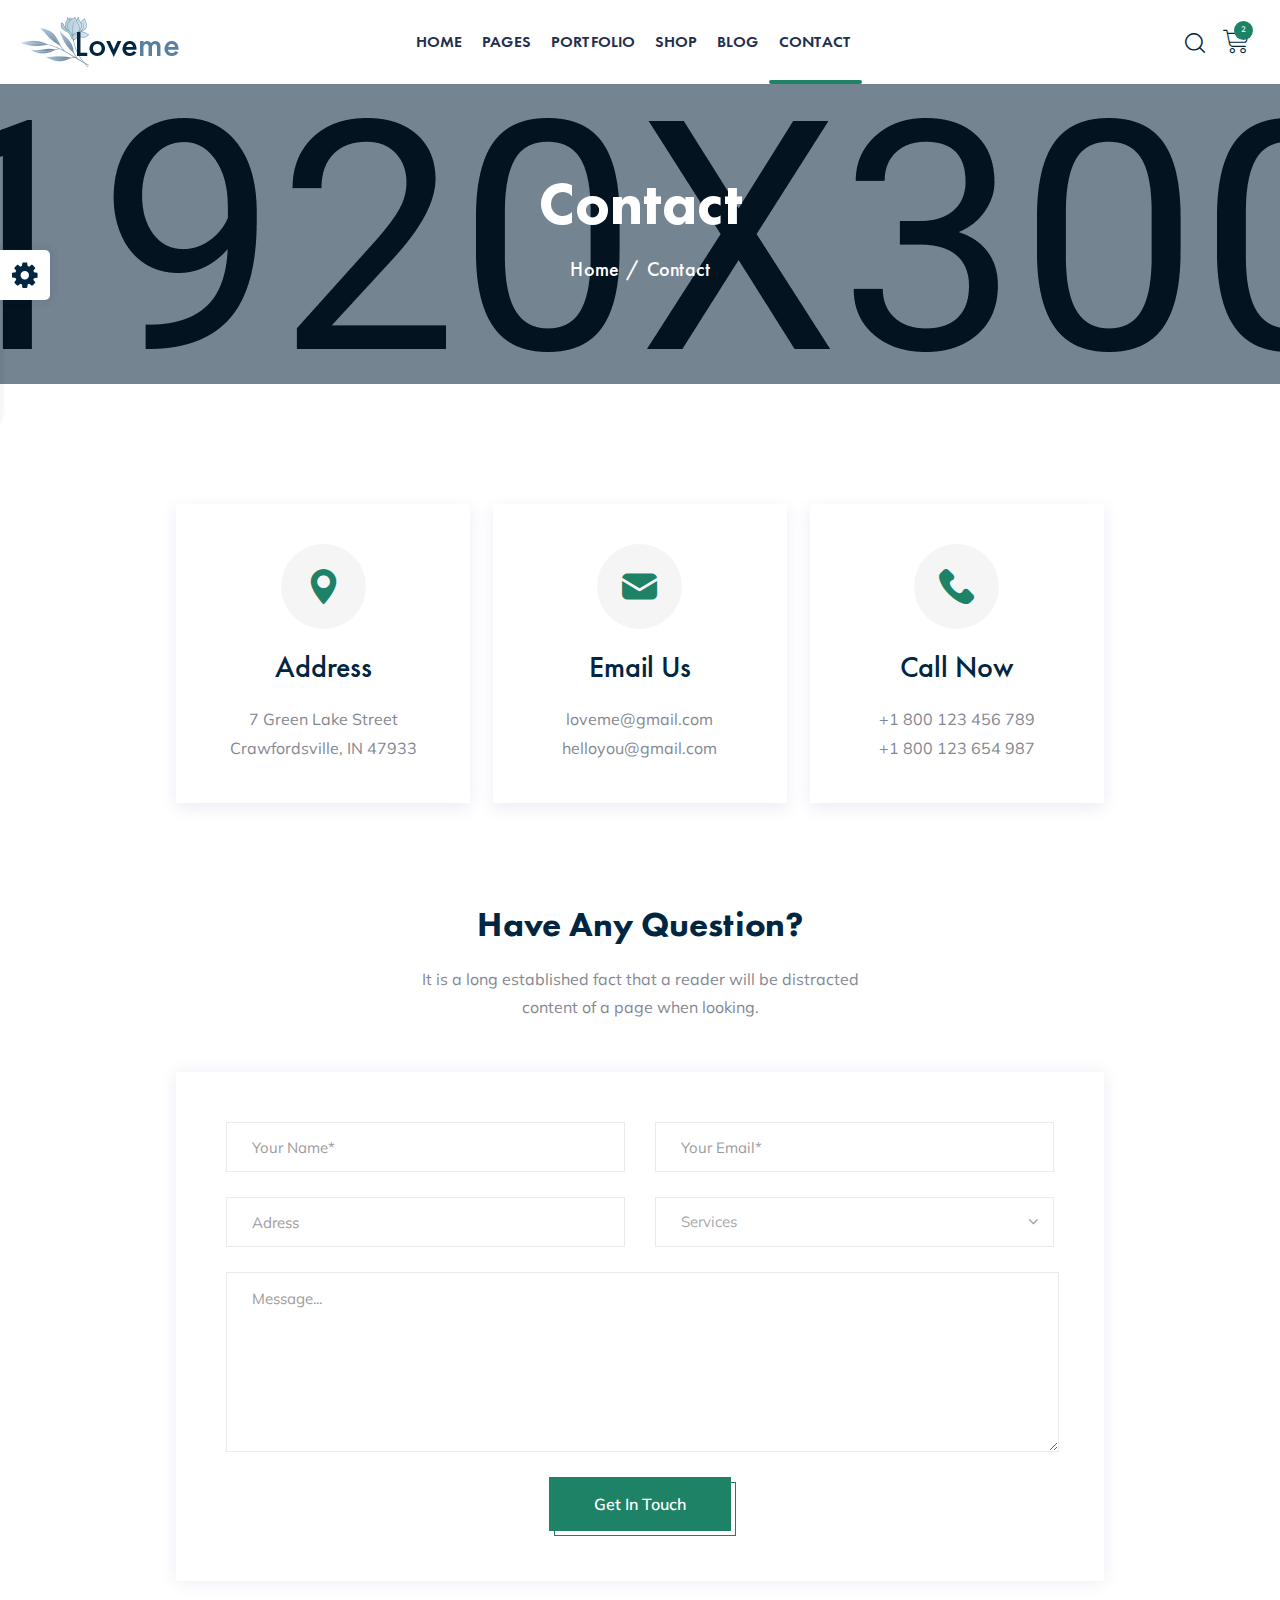
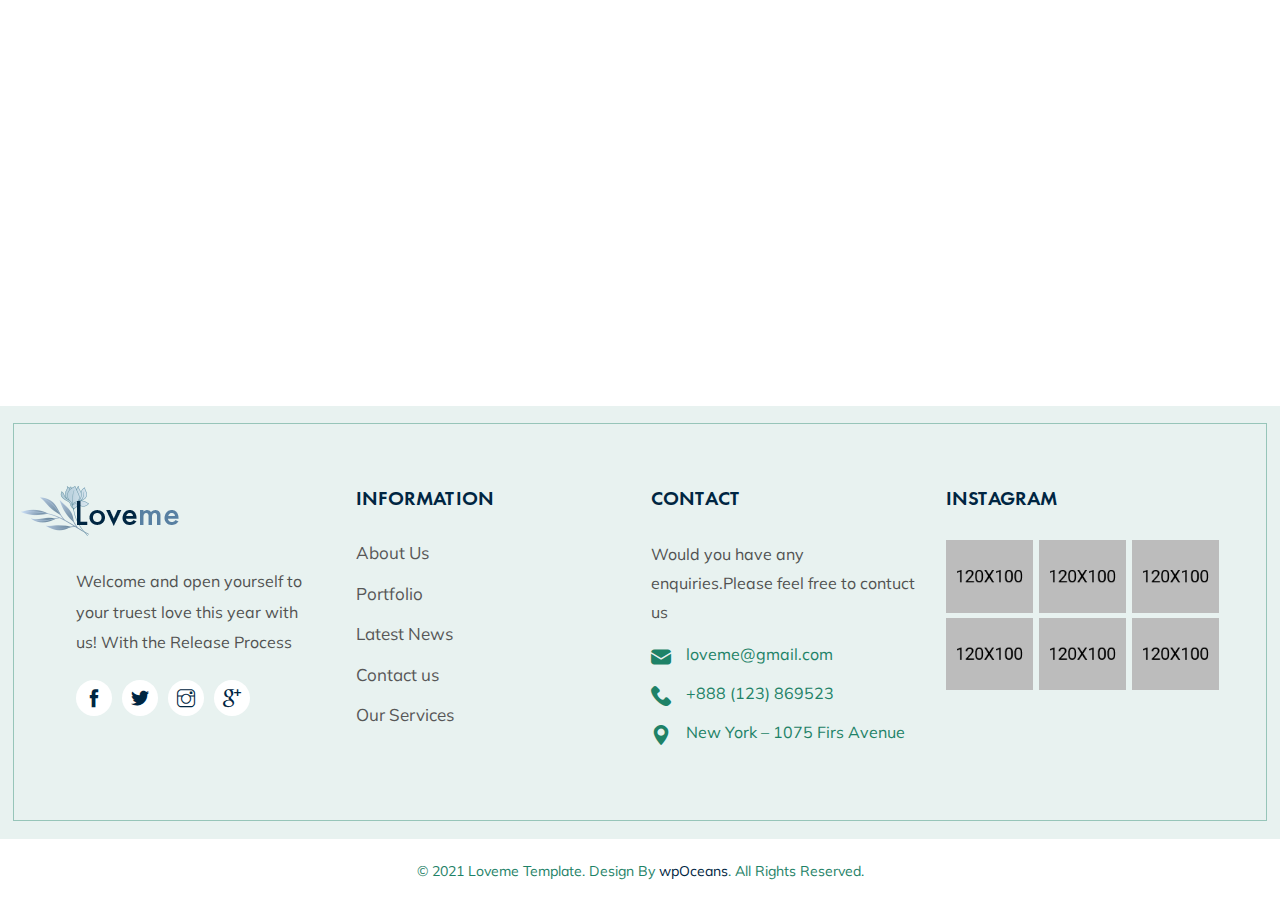
<file: contact.html>
<!DOCTYPE html>
<html lang="en">

<head>
    <meta charset="utf-8">
    <meta http-equiv="X-UA-Compatible" content="IE=edge">
    <meta name="viewport" content="width=device-width, initial-scale=1">
    <meta name="author" content="wpOceans">
    <link rel="shortcut icon" type="image/png" href="assets/images/favicon.png">
    <title> Loveme - Wedding & Wedding Planner HTML5 Template</title>
    <link href="assets/css/themify-icons.css" rel="stylesheet">
    <link href="assets/css/font-awesome.min.css" rel="stylesheet">
    <link href="assets/css/flaticon.css" rel="stylesheet">
    <link href="assets/css/bootstrap.min.css" rel="stylesheet">
    <link href="assets/css/magnific-popup.css" rel="stylesheet">
    <link href="assets/css/animate.css" rel="stylesheet">
    <link href="assets/css/owl.carousel.css" rel="stylesheet">
    <link href="assets/css/owl.theme.css" rel="stylesheet">
    <link href="assets/css/slick.css" rel="stylesheet">
    <link href="assets/css/slick-theme.css" rel="stylesheet">
    <link href="assets/css/swiper.min.css" rel="stylesheet">
    <link href="assets/css/nice-select.css" rel="stylesheet">
    <link href="assets/css/owl.transitions.css" rel="stylesheet">
    <link href="assets/css/jquery.fancybox.css" rel="stylesheet">
    <link href="assets/css/odometer-theme-default.css" rel="stylesheet">
    <link href="assets/css/style.css" rel="stylesheet">
</head>

<body>

    <!-- start page-wrapper -->
    <div class="page-wrapper">
        <!-- start preloader -->
        <div class="preloader">
            <div class="vertical-centered-box">
                <div class="content">
                    <div class="loader-circle"></div>
                    <div class="loader-line-mask">
                        <div class="loader-line"></div>
                    </div>
                    <img src="assets/images/favicon.png" alt="">
                </div>
            </div>
        </div>
        <!-- end preloader -->
        <!-- Start header -->
        <header id="header">
            <div class="wpo-site-header">
                <nav class="navigation navbar navbar-expand-lg navbar-light">
                    <div class="container-fluid">
                        <div class="row align-items-center">
                            <div class="col-lg-3 col-md-3 col-3 d-lg-none dl-block">
                                <div class="mobail-menu">
                                    <button type="button" class="navbar-toggler open-btn">
                                        <span class="sr-only">Toggle navigation</span>
                                        <span class="icon-bar first-angle"></span>
                                        <span class="icon-bar middle-angle"></span>
                                        <span class="icon-bar last-angle"></span>
                                    </button>
                                </div>
                            </div>
                            <div class="col-lg-2 col-md-6 col-6">
                                <div class="navbar-header">
                                    <a class="navbar-brand" href="index.html"><img src="assets/images/logo.png"
                                            alt=""></a>
                                </div>
                            </div>
                            <div class="col-lg-8 col-md-1 col-1">
                                <div id="navbar" class="collapse navbar-collapse navigation-holder">
                                    <button class="menu-close"><i class="ti-close"></i></button>
                                    <ul class="nav navbar-nav mb-2 mb-lg-0">
                                        <li class="menu-item-has-children">
                                            <a href="#">Home</a>
                                            <ul class="sub-menu">
                                                <li><a href="index.html">Main Home</a></li>
                                                <li><a href="index-2.html">Wedding Planner</a></li>
                                                <li><a href="index-3.html">Announcement S1</a></li>
                                                <li><a href="index-4.html">Announcement S2</a></li>
                                                <li><a href="index-5.html">Wedding Home</a></li>
                                                <li><a href="index-7.html">Shop Home</a></li>
                                                <li><a href="index-6.html">Invitation</a></li>
                                            </ul>
                                        </li>
                                        <li class="menu-item-has-children">
                                                <a href="#">Pages</a>
                                                <ul class="sub-menu">
                                                    <li><a href="about.html">About</a></li>
                                                    <li><a href="story.html">Our story</a></li>
                                                    <li><a href="accomodation.html">Accomodation</a></li>
                                                    <li><a href="rsvp.html">RSVP</a></li>
                                                    <li><a href="gallery.html">Gallery</a></li>
                                                    <li><a href="planner.html">Planners</a></li>
                                                    <li><a href="team-single.html">Planner Single</a></li>
                                                    <li><a href="groom-bride.html">Bridesmaid & Groomsman</a></li>
                                                    <li><a href="service.html">Serevice</a></li>
                                                    <li><a href="service-s2.html">Serevice S2</a></li>
                                                    <li><a href="service-single.html">Serevice Single</a></li>
                                                    <li><a href="pricing.html">Pricing</a></li>
                                                    <li class="menu-item-has-children">
                                                        <a href="#">Auth Pages</a>
                                                        <ul class="sub-menu">
                                                            <li><a href="login.html">Login</a>
                                                            </li>
                                                            <li><a href="register.html">Register</a></li>
                                                            <li><a href="forgot.html">Forgot Password</a></li>
                                                        </ul>
                                                    </li>
                                                    <li><a href="coming.html">Coming Soon</a></li>
                                                    <li><a href="404.html">404 Error</a></li>
                                                </ul>
                                            </li>
                                        <li class="menu-item-has-children">
                                            <a href="#">Portfolio</a>
                                            <ul class="sub-menu">
                                                <li><a href="portfolio-grid.html">Portfolio Grid</a></li>
                                                <li><a href="portfolio-mashonary.html">Portfolio Mashonary</a></li>
                                                <li><a href="portfolio-mashonary-s2.html">Portfolio Mashonary S2</a></li>
                                                <li><a href="portfolio-single.html">Portfolio Single</a></li>
                                            </ul>
                                        </li>
                                        <li class="menu-item-has-children">
                                            <a href="#">Shop</a>
                                            <ul class="sub-menu">
                                                <li><a href="shop.html">Shop</a></li>
                                                <li><a href="shop-single.html">Shop Single</a></li>
                                                <li><a href="cart.html">Cart</a></li>
                                                <li><a href="wishlist.html">Wishlist</a></li>
                                                <li><a href="checkout.html">Checkout</a></li>
                                            </ul>
                                        </li>
                                        <li class="menu-item-has-children">
                                            <a href="#">Blog</a>
                                            <ul class="sub-menu">
                                                <li><a href="blog.html">Blog right sidebar</a></li>
                                                <li><a href="blog-left-sidebar.html">Blog left sidebar</a></li>
                                                <li><a href="blog-fullwidth.html">Blog fullwidth</a></li>
                                                <li class="menu-item-has-children">
                                                    <a href="#">Blog details</a>
                                                    <ul class="sub-menu">
                                                        <li><a href="blog-single.html">Blog details right
                                                                sidebar</a>
                                                        </li>
                                                        <li><a href="blog-single-left-sidebar.html">Blog details
                                                                left
                                                                sidebar</a></li>
                                                        <li><a href="blog-single-fullwidth.html">Blog details
                                                                fullwidth</a></li>
                                                    </ul>
                                                </li>
                                            </ul>
                                        </li>
                                        <li><a class="active" href="contact.html">Contact</a></li>
                                    </ul>

                                </div><!-- end of nav-collapse -->
                            </div>
                            <div class="col-lg-2 col-md-2 col-2">
                                <div class="header-right">
                                    <div class="header-search-form-wrapper">
                                        <div class="cart-search-contact">
                                            <button class="search-toggle-btn"><i
                                                    class="fi flaticon-search"></i></button>
                                            <div class="header-search-form">
                                                <form>
                                                    <div>
                                                        <input type="text" class="form-control"
                                                            placeholder="Search here...">
                                                        <button type="submit"><i
                                                                class="fi flaticon-search"></i></button>
                                                    </div>
                                                </form>
                                            </div>
                                        </div>
                                    </div>
                                    <div class="mini-cart">
                                        <button class="cart-toggle-btn"> <i class="fi flaticon-shopping-cart"></i>
                                            <span class="cart-count">2</span></button>
                                        <div class="mini-cart-content">
                                            <button class="mini-cart-close"><i class="ti-close"></i></button>
                                            <div class="mini-cart-items">
                                                <div class="mini-cart-item clearfix">
                                                    <div class="mini-cart-item-image">
                                                        <a href="shop.html"><img
                                                                src="assets/images/shop/mini-cart/img-1.jpg"
                                                                alt></a>
                                                    </div>
                                                    <div class="mini-cart-item-des">
                                                        <a href="shop.html">Wedding Gown</a>
                                                        <span class="mini-cart-item-price">$20.15 x 1</span>
                                                        <span class="mini-cart-item-quantity"><a href="#"><i
                                                                    class="ti-close"></i></a></span>
                                                    </div>
                                                </div>
                                                <div class="mini-cart-item clearfix">
                                                    <div class="mini-cart-item-image">
                                                        <a href="shop.html"><img
                                                                src="assets/images/shop/mini-cart/img-2.jpg"
                                                                alt></a>
                                                    </div>
                                                    <div class="mini-cart-item-des">
                                                        <a href="shop.html">Bridal Flower</a>
                                                        <span class="mini-cart-item-price">$13.25 x 2</span>
                                                        <span class="mini-cart-item-quantity"><a href="#"><i
                                                                    class="ti-close"></i></a></span>
                                                    </div>
                                                </div>
                                            </div>
                                            <div class="mini-cart-action clearfix">
                                                <span class="mini-checkout-price">Subtotal:
                                                    <span>$215.14</span></span>
                                                <div class="mini-btn">
                                                    <a href="checkout.html" class="view-cart-btn s1">Checkout</a>
                                                    <a href="cart.html" class="view-cart-btn">View Cart</a>
                                                </div>
                                            </div>
                                        </div>
                                    </div>
                                </div>
                            </div>
                        </div>
                    </div><!-- end of container -->
                </nav>
            </div>
        </header>
        <!-- end of header -->
        <!-- start wpo-page-title -->
        <section class="wpo-page-title">
            <div class="container">
                <div class="row">
                    <div class="col col-xs-12">
                        <div class="wpo-breadcumb-wrap">
                            <h2>Contact</h2>
                            <ol class="wpo-breadcumb-wrap">
                                <li><a href="index.html">Home</a></li>
                                <li>Contact</li>
                            </ol>
                        </div>
                    </div>
                </div> <!-- end row -->
            </div> <!-- end container -->
        </section>
        <!-- end page-title -->

        <!-- start wpo-contact-pg-section -->
        <section class="wpo-contact-pg-section section-padding">
            <div class="container">
                <div class="row">
                    <div class="col col-lg-10 offset-lg-1">
                        <div class="office-info">
                            <div class="row">
                                <div class="col col-xl-4 col-lg-6 col-md-6 col-12">
                                    <div class="office-info-item">
                                        <div class="office-info-icon">
                                            <div class="icon">
                                                <i class="fi flaticon-maps-and-flags"></i>
                                            </div>
                                        </div>
                                        <div class="office-info-text">
                                            <h2>Address</h2>
                                            <p>7 Green Lake Street Crawfordsville, IN 47933</p>
                                        </div>
                                    </div>
                                </div> 
                                <div class="col col-xl-4 col-lg-6 col-md-6 col-12">
                                    <div class="office-info-item">
                                        <div class="office-info-icon">
                                            <div class="icon">
                                                <i class="fi flaticon-email"></i>
                                            </div>
                                        </div>
                                        <div class="office-info-text">
                                            <h2>Email Us</h2>
                                            <p>loveme@gmail.com</p>
                                            <p>helloyou@gmail.com</p>
                                        </div>
                                    </div>
                                </div> 
                                <div class="col col-xl-4 col-lg-6 col-md-6 col-12">
                                    <div class="office-info-item">
                                        <div class="office-info-icon">
                                            <div class="icon">
                                                <i class="fi flaticon-phone-call"></i>
                                            </div>
                                        </div>
                                        <div class="office-info-text">
                                            <h2>Call Now</h2>
                                            <p>+1 800 123 456 789</p>
                                            <p>+1 800 123 654 987</p>
                                        </div>
                                    </div>
                                </div> 
                            </div>
                        </div>
                        <div class="wpo-contact-title">
                            <h2>Have Any Question?</h2>
                            <p>It is a long established fact that a reader will be distracted
                                content of a page when looking.</p>
                        </div>
                        <div class="wpo-contact-form-area">
                            <form method="post" class="contact-validation-active" id="contact-form-main">
                                <div>
                                    <input type="text" class="form-control" name="name" id="name" placeholder="Your Name*">
                                </div>
                                <div>
                                    <input type="email" class="form-control" name="email" id="email" placeholder="Your Email*">
                                </div>
                                <div>
                                    <input type="text" class="form-control" name="adress" id="adress" placeholder="Adress">
                                </div>
                                <div>
                                    <select name="service" class="form-control">
                                        <option disabled="disabled" selected="">Services</option>
                                        <option>Photography</option>
                                        <option>The Rehearsal Dinner</option>
                                        <option>The Afterparty</option>
                                        <option>Videographers</option>
                                        <option>Perfect Cake</option>
                                        <option>All Of The Above</option>
                                    </select>
                                </div>
                                <div class="fullwidth">
                                    <textarea class="form-control" name="note"  id="note" placeholder="Message..."></textarea>
                                </div>
                                <div class="submit-area">
                                    <button type="submit" class="theme-btn-s4">Get in Touch</button>
                                    <div id="loader">
                                        <i class="ti-reload"></i>
                                    </div>
                                </div>
                                <div class="clearfix error-handling-messages">
                                    <div id="success">Thank you</div>
                                    <div id="error"> Error occurred while sending email. Please try again later. </div>
                                </div>
                            </form>
                        </div>
                    </div>                
                </div>
            </div> <!-- end container -->
        </section>
        <!-- end wpo-contact-pg-section -->

        <!--  start wpo-contact-map -->
        <section class="wpo-contact-map-section">
            <h2 class="hidden">Contact map</h2>
            <div class="wpo-contact-map">
                <iframe src="https://www.google.com/maps/embed?pb=!1m18!1m12!1m3!1d193595.9147703055!2d-74.11976314309273!3d40.69740344223377!2m3!1f0!2f0!3f0!3m2!1i1024!2i768!4f13.1!3m3!1m2!1s0x89c24fa5d33f083b%3A0xc80b8f06e177fe62!2sNew+York%2C+NY%2C+USA!5e0!3m2!1sen!2sbd!4v1547528325671" allowfullscreen></iframe>
            </div>
        </section>
        <!-- end wpo-contact-map -->


        <!-- start of wpo-site-footer-section -->
        <footer class="wpo-site-footer">
            <div class="wpo-upper-footer">
                <div class="container-fluid">
                    <div class="row">
                        <div class="col col-xl-3 col-lg-4 col-md-6 col-sm-12 col-12">
                            <div class="widget about-widget">
                                <div class="logo widget-title">
                                    <img src="assets/images/logo.png" alt="blog">
                                </div>
                                <p>Welcome and open yourself to your truest love this year with us! With the Release
                                    Process</p>
                                <ul>
                                    <li>
                                        <a href="#">
                                            <i class="ti-facebook"></i>
                                        </a>
                                    </li>
                                    <li>
                                        <a href="#">
                                            <i class="ti-twitter-alt"></i>
                                        </a>
                                    </li>
                                    <li>
                                        <a href="#">
                                            <i class="ti-instagram"></i>
                                        </a>
                                    </li>
                                    <li>
                                        <a href="#">
                                            <i class="ti-google"></i>
                                        </a>
                                    </li>
                                </ul>
                            </div>
                        </div>
                        <div class="col col-xl-3  col-lg-4 col-md-6 col-sm-12 col-12">
                            <div class="widget link-widget">
                                <div class="widget-title">
                                    <h3>Information</h3>
                                </div>
                                <ul>
                                    <li><a href="about.html">About Us</a></li>
                                    <li><a href="portfolio.html">Portfolio</a></li>
                                    <li><a href="blog.html">Latest News</a></li>
                                    <li><a href="contact.html">Contact us</a></li>
                                    <li><a href="service.html">Our Services</a></li>
                                </ul>
                            </div>
                        </div>
                        <div class="col col-xl-3  col-lg-4 col-md-6 col-sm-12 col-12">
                            <div class="widget wpo-service-link-widget">
                                <div class="widget-title">
                                    <h3>Contact </h3>
                                </div>
                                <div class="contact-ft">
                                    <p>Would you have any enquiries.Please feel free to contuct us</p>
                                    <ul>
                                        <li><i class="fi flaticon-email"></i>loveme@gmail.com</li>
                                        <li><i class="fi flaticon-phone-call"></i>+888 (123) 869523</li>
                                        <li><i class="fi flaticon-maps-and-flags"></i>New York – 1075 Firs Avenue
                                        </li>
                                    </ul>
                                </div>
                            </div>
                        </div>

                        <div class="col col-xl-3  col-lg-4 col-md-6 col-sm-12 col-12">
                            <div class="widget instagram">
                                <div class="widget-title">
                                    <h3>Instagram</h3>
                                </div>
                                <ul class="d-flex">
                                    <li><a href="portfolio-single.html"><img src="assets/images/instragram/1.jpg"
                                                alt=""></a></li>
                                    <li><a href="portfolio-single.html"><img src="assets/images/instragram/2.jpg"
                                                alt=""></a></li>
                                    <li><a href="portfolio-single.html"><img src="assets/images/instragram/3.jpg"
                                                alt=""></a></li>
                                    <li><a href="portfolio-single.html"><img src="assets/images/instragram/4.jpg"
                                                alt=""></a></li>
                                    <li><a href="portfolio-single.html"><img src="assets/images/instragram/5.jpg"
                                                alt=""></a></li>
                                    <li><a href="portfolio-single.html"><img src="assets/images/instragram/6.jpg"
                                                alt=""></a></li>
                                </ul>
                            </div>
                        </div>
                    </div>
                </div> <!-- end container -->
            </div>
            <div class="wpo-lower-footer">
                <div class="container">
                    <div class="row">
                        <div class="col col-xs-12">
                            <p class="copyright"> &copy; 2021 Loveme Template. Design By <a
                                    href="index.html">wpOceans</a>. All Rights Reserved.</p>
                        </div>
                    </div>
                </div>
            </div>
        </footer>
        <!-- end of wpo-site-footer-section -->
        
    <!-- color-switcher -->
        <div class="color-switcher-wrap">
            <div class="color-switcher-item">
                <div class="color-toggle-btn">
                    <i class="fa fa-cog"></i>
                </div>
                <ul id="switcher">
                    <li class="btn btn1" id="Button1"></li>
                    <li class="btn btn2" id="Button2"></li>
                    <li class="btn btn3" id="Button3"></li>
                    <li class="btn btn4" id="Button4"></li>
                    <li class="btn btn5" id="Button5"></li>
                    <li class="btn btn6" id="Button6"></li>
                    <li class="btn btn7" id="Button7"></li>
                    <li class="btn btn8" id="Button8"></li>
                    <li class="btn btn9" id="Button9"></li>
                    <li class="btn btn10" id="Button10"></li>
                    <li class="btn btn11" id="Button11"></li>
                    <li class="btn btn12" id="Button12"></li>
                </ul>
            </div>
        </div>

    </div>
    <!-- end of page-wrapper -->

    <!-- All JavaScript files
    ================================================== -->
    <script src="assets/js/jquery.min.js"></script>
    <script src="assets/js/bootstrap.bundle.min.js"></script>
    <!-- Plugins for this template -->
    <script src="assets/js/modernizr.custom.js"></script>
    <script src="assets/js/jquery.dlmenu.js"></script>
    <script src="assets/js/jquery-plugin-collection.js"></script>
    <!-- Custom script for this template -->
    <script src="assets/js/script.js"></script>
</body>

</html>
</file>
<file: assets/css/themify-icons.css>
@font-face {
	font-family: 'themify';
	src:url('../fonts/themify.eot?-fvbane');
	src:url('../fonts/themify.eot?#iefix-fvbane') format('embedded-opentype'),
		url('../fonts/themify.woff?-fvbane') format('woff'),
		url('../fonts/themify.ttf?-fvbane') format('truetype'),
		url('../fonts/themify.svg?-fvbane#themify') format('svg');
	font-weight: normal;
	font-style: normal;
}

[class^="ti-"], [class*=" ti-"] {
	font-family: 'themify';
	speak: none;
	font-style: normal;
	font-weight: normal;
	font-variant: normal;
	text-transform: none;
	line-height: 1;

	/* Better Font Rendering =========== */
	-webkit-font-smoothing: antialiased;
	-moz-osx-font-smoothing: grayscale;
}

.ti-wand:before {
	content: "\e600";
}
.ti-volume:before {
	content: "\e601";
}
.ti-user:before {
	content: "\e602";
}
.ti-unlock:before {
	content: "\e603";
}
.ti-unlink:before {
	content: "\e604";
}
.ti-trash:before {
	content: "\e605";
}
.ti-thought:before {
	content: "\e606";
}
.ti-target:before {
	content: "\e607";
}
.ti-tag:before {
	content: "\e608";
}
.ti-tablet:before {
	content: "\e609";
}
.ti-star:before {
	content: "\e60a";
}
.ti-spray:before {
	content: "\e60b";
}
.ti-signal:before {
	content: "\e60c";
}
.ti-shopping-cart:before {
	content: "\e60d";
}
.ti-shopping-cart-full:before {
	content: "\e60e";
}
.ti-settings:before {
	content: "\e60f";
}
.ti-search:before {
	content: "\e610";
}
.ti-zoom-in:before {
	content: "\e611";
}
.ti-zoom-out:before {
	content: "\e612";
}
.ti-cut:before {
	content: "\e613";
}
.ti-ruler:before {
	content: "\e614";
}
.ti-ruler-pencil:before {
	content: "\e615";
}
.ti-ruler-alt:before {
	content: "\e616";
}
.ti-bookmark:before {
	content: "\e617";
}
.ti-bookmark-alt:before {
	content: "\e618";
}
.ti-reload:before {
	content: "\e619";
}
.ti-plus:before {
	content: "\e61a";
}
.ti-pin:before {
	content: "\e61b";
}
.ti-pencil:before {
	content: "\e61c";
}
.ti-pencil-alt:before {
	content: "\e61d";
}
.ti-paint-roller:before {
	content: "\e61e";
}
.ti-paint-bucket:before {
	content: "\e61f";
}
.ti-na:before {
	content: "\e620";
}
.ti-mobile:before {
	content: "\e621";
}
.ti-minus:before {
	content: "\e622";
}
.ti-medall:before {
	content: "\e623";
}
.ti-medall-alt:before {
	content: "\e624";
}
.ti-marker:before {
	content: "\e625";
}
.ti-marker-alt:before {
	content: "\e626";
}
.ti-arrow-up:before {
	content: "\e627";
}
.ti-arrow-right:before {
	content: "\e628";
}
.ti-arrow-left:before {
	content: "\e629";
}
.ti-arrow-down:before {
	content: "\e62a";
}
.ti-lock:before {
	content: "\e62b";
}
.ti-location-arrow:before {
	content: "\e62c";
}
.ti-link:before {
	content: "\e62d";
}
.ti-layout:before {
	content: "\e62e";
}
.ti-layers:before {
	content: "\e62f";
}
.ti-layers-alt:before {
	content: "\e630";
}
.ti-key:before {
	content: "\e631";
}
.ti-import:before {
	content: "\e632";
}
.ti-image:before {
	content: "\e633";
}
.ti-heart:before {
	content: "\e634";
}
.ti-heart-broken:before {
	content: "\e635";
}
.ti-hand-stop:before {
	content: "\e636";
}
.ti-hand-open:before {
	content: "\e637";
}
.ti-hand-drag:before {
	content: "\e638";
}
.ti-folder:before {
	content: "\e639";
}
.ti-flag:before {
	content: "\e63a";
}
.ti-flag-alt:before {
	content: "\e63b";
}
.ti-flag-alt-2:before {
	content: "\e63c";
}
.ti-eye:before {
	content: "\e63d";
}
.ti-export:before {
	content: "\e63e";
}
.ti-exchange-vertical:before {
	content: "\e63f";
}
.ti-desktop:before {
	content: "\e640";
}
.ti-cup:before {
	content: "\e641";
}
.ti-crown:before {
	content: "\e642";
}
.ti-comments:before {
	content: "\e643";
}
.ti-comment:before {
	content: "\e644";
}
.ti-comment-alt:before {
	content: "\e645";
}
.ti-close:before {
	content: "\e646";
}
.ti-clip:before {
	content: "\e647";
}
.ti-angle-up:before {
	content: "\e648";
}
.ti-angle-right:before {
	content: "\e649";
}
.ti-angle-left:before {
	content: "\e64a";
}
.ti-angle-down:before {
	content: "\e64b";
}
.ti-check:before {
	content: "\e64c";
}
.ti-check-box:before {
	content: "\e64d";
}
.ti-camera:before {
	content: "\e64e";
}
.ti-announcement:before {
	content: "\e64f";
}
.ti-brush:before {
	content: "\e650";
}
.ti-briefcase:before {
	content: "\e651";
}
.ti-bolt:before {
	content: "\e652";
}
.ti-bolt-alt:before {
	content: "\e653";
}
.ti-blackboard:before {
	content: "\e654";
}
.ti-bag:before {
	content: "\e655";
}
.ti-move:before {
	content: "\e656";
}
.ti-arrows-vertical:before {
	content: "\e657";
}
.ti-arrows-horizontal:before {
	content: "\e658";
}
.ti-fullscreen:before {
	content: "\e659";
}
.ti-arrow-top-right:before {
	content: "\e65a";
}
.ti-arrow-top-left:before {
	content: "\e65b";
}
.ti-arrow-circle-up:before {
	content: "\e65c";
}
.ti-arrow-circle-right:before {
	content: "\e65d";
}
.ti-arrow-circle-left:before {
	content: "\e65e";
}
.ti-arrow-circle-down:before {
	content: "\e65f";
}
.ti-angle-double-up:before {
	content: "\e660";
}
.ti-angle-double-right:before {
	content: "\e661";
}
.ti-angle-double-left:before {
	content: "\e662";
}
.ti-angle-double-down:before {
	content: "\e663";
}
.ti-zip:before {
	content: "\e664";
}
.ti-world:before {
	content: "\e665";
}
.ti-wheelchair:before {
	content: "\e666";
}
.ti-view-list:before {
	content: "\e667";
}
.ti-view-list-alt:before {
	content: "\e668";
}
.ti-view-grid:before {
	content: "\e669";
}
.ti-uppercase:before {
	content: "\e66a";
}
.ti-upload:before {
	content: "\e66b";
}
.ti-underline:before {
	content: "\e66c";
}
.ti-truck:before {
	content: "\e66d";
}
.ti-timer:before {
	content: "\e66e";
}
.ti-ticket:before {
	content: "\e66f";
}
.ti-thumb-up:before {
	content: "\e670";
}
.ti-thumb-down:before {
	content: "\e671";
}
.ti-text:before {
	content: "\e672";
}
.ti-stats-up:before {
	content: "\e673";
}
.ti-stats-down:before {
	content: "\e674";
}
.ti-split-v:before {
	content: "\e675";
}
.ti-split-h:before {
	content: "\e676";
}
.ti-smallcap:before {
	content: "\e677";
}
.ti-shine:before {
	content: "\e678";
}
.ti-shift-right:before {
	content: "\e679";
}
.ti-shift-left:before {
	content: "\e67a";
}
.ti-shield:before {
	content: "\e67b";
}
.ti-notepad:before {
	content: "\e67c";
}
.ti-server:before {
	content: "\e67d";
}
.ti-quote-right:before {
	content: "\e67e";
}
.ti-quote-left:before {
	content: "\e67f";
}
.ti-pulse:before {
	content: "\e680";
}
.ti-printer:before {
	content: "\e681";
}
.ti-power-off:before {
	content: "\e682";
}
.ti-plug:before {
	content: "\e683";
}
.ti-pie-chart:before {
	content: "\e684";
}
.ti-paragraph:before {
	content: "\e685";
}
.ti-panel:before {
	content: "\e686";
}
.ti-package:before {
	content: "\e687";
}
.ti-music:before {
	content: "\e688";
}
.ti-music-alt:before {
	content: "\e689";
}
.ti-mouse:before {
	content: "\e68a";
}
.ti-mouse-alt:before {
	content: "\e68b";
}
.ti-money:before {
	content: "\e68c";
}
.ti-microphone:before {
	content: "\e68d";
}
.ti-menu:before {
	content: "\e68e";
}
.ti-menu-alt:before {
	content: "\e68f";
}
.ti-map:before {
	content: "\e690";
}
.ti-map-alt:before {
	content: "\e691";
}
.ti-loop:before {
	content: "\e692";
}
.ti-location-pin:before {
	content: "\e693";
}
.ti-list:before {
	content: "\e694";
}
.ti-light-bulb:before {
	content: "\e695";
}
.ti-Italic:before {
	content: "\e696";
}
.ti-info:before {
	content: "\e697";
}
.ti-infinite:before {
	content: "\e698";
}
.ti-id-badge:before {
	content: "\e699";
}
.ti-hummer:before {
	content: "\e69a";
}
.ti-home:before {
	content: "\e69b";
}
.ti-help:before {
	content: "\e69c";
}
.ti-headphone:before {
	content: "\e69d";
}
.ti-harddrives:before {
	content: "\e69e";
}
.ti-harddrive:before {
	content: "\e69f";
}
.ti-gift:before {
	content: "\e6a0";
}
.ti-game:before {
	content: "\e6a1";
}
.ti-filter:before {
	content: "\e6a2";
}
.ti-files:before {
	content: "\e6a3";
}
.ti-file:before {
	content: "\e6a4";
}
.ti-eraser:before {
	content: "\e6a5";
}
.ti-envelope:before {
	content: "\e6a6";
}
.ti-download:before {
	content: "\e6a7";
}
.ti-direction:before {
	content: "\e6a8";
}
.ti-direction-alt:before {
	content: "\e6a9";
}
.ti-dashboard:before {
	content: "\e6aa";
}
.ti-control-stop:before {
	content: "\e6ab";
}
.ti-control-shuffle:before {
	content: "\e6ac";
}
.ti-control-play:before {
	content: "\e6ad";
}
.ti-control-pause:before {
	content: "\e6ae";
}
.ti-control-forward:before {
	content: "\e6af";
}
.ti-control-backward:before {
	content: "\e6b0";
}
.ti-cloud:before {
	content: "\e6b1";
}
.ti-cloud-up:before {
	content: "\e6b2";
}
.ti-cloud-down:before {
	content: "\e6b3";
}
.ti-clipboard:before {
	content: "\e6b4";
}
.ti-car:before {
	content: "\e6b5";
}
.ti-calendar:before {
	content: "\e6b6";
}
.ti-book:before {
	content: "\e6b7";
}
.ti-bell:before {
	content: "\e6b8";
}
.ti-basketball:before {
	content: "\e6b9";
}
.ti-bar-chart:before {
	content: "\e6ba";
}
.ti-bar-chart-alt:before {
	content: "\e6bb";
}
.ti-back-right:before {
	content: "\e6bc";
}
.ti-back-left:before {
	content: "\e6bd";
}
.ti-arrows-corner:before {
	content: "\e6be";
}
.ti-archive:before {
	content: "\e6bf";
}
.ti-anchor:before {
	content: "\e6c0";
}
.ti-align-right:before {
	content: "\e6c1";
}
.ti-align-left:before {
	content: "\e6c2";
}
.ti-align-justify:before {
	content: "\e6c3";
}
.ti-align-center:before {
	content: "\e6c4";
}
.ti-alert:before {
	content: "\e6c5";
}
.ti-alarm-clock:before {
	content: "\e6c6";
}
.ti-agenda:before {
	content: "\e6c7";
}
.ti-write:before {
	content: "\e6c8";
}
.ti-window:before {
	content: "\e6c9";
}
.ti-widgetized:before {
	content: "\e6ca";
}
.ti-widget:before {
	content: "\e6cb";
}
.ti-widget-alt:before {
	content: "\e6cc";
}
.ti-wallet:before {
	content: "\e6cd";
}
.ti-video-clapper:before {
	content: "\e6ce";
}
.ti-video-camera:before {
	content: "\e6cf";
}
.ti-vector:before {
	content: "\e6d0";
}
.ti-themify-logo:before {
	content: "\e6d1";
}
.ti-themify-favicon:before {
	content: "\e6d2";
}
.ti-themify-favicon-alt:before {
	content: "\e6d3";
}
.ti-support:before {
	content: "\e6d4";
}
.ti-stamp:before {
	content: "\e6d5";
}
.ti-split-v-alt:before {
	content: "\e6d6";
}
.ti-slice:before {
	content: "\e6d7";
}
.ti-shortcode:before {
	content: "\e6d8";
}
.ti-shift-right-alt:before {
	content: "\e6d9";
}
.ti-shift-left-alt:before {
	content: "\e6da";
}
.ti-ruler-alt-2:before {
	content: "\e6db";
}
.ti-receipt:before {
	content: "\e6dc";
}
.ti-pin2:before {
	content: "\e6dd";
}
.ti-pin-alt:before {
	content: "\e6de";
}
.ti-pencil-alt2:before {
	content: "\e6df";
}
.ti-palette:before {
	content: "\e6e0";
}
.ti-more:before {
	content: "\e6e1";
}
.ti-more-alt:before {
	content: "\e6e2";
}
.ti-microphone-alt:before {
	content: "\e6e3";
}
.ti-magnet:before {
	content: "\e6e4";
}
.ti-line-double:before {
	content: "\e6e5";
}
.ti-line-dotted:before {
	content: "\e6e6";
}
.ti-line-dashed:before {
	content: "\e6e7";
}
.ti-layout-width-full:before {
	content: "\e6e8";
}
.ti-layout-width-default:before {
	content: "\e6e9";
}
.ti-layout-width-default-alt:before {
	content: "\e6ea";
}
.ti-layout-tab:before {
	content: "\e6eb";
}
.ti-layout-tab-window:before {
	content: "\e6ec";
}
.ti-layout-tab-v:before {
	content: "\e6ed";
}
.ti-layout-tab-min:before {
	content: "\e6ee";
}
.ti-layout-slider:before {
	content: "\e6ef";
}
.ti-layout-slider-alt:before {
	content: "\e6f0";
}
.ti-layout-sidebar-right:before {
	content: "\e6f1";
}
.ti-layout-sidebar-none:before {
	content: "\e6f2";
}
.ti-layout-sidebar-left:before {
	content: "\e6f3";
}
.ti-layout-placeholder:before {
	content: "\e6f4";
}
.ti-layout-menu:before {
	content: "\e6f5";
}
.ti-layout-menu-v:before {
	content: "\e6f6";
}
.ti-layout-menu-separated:before {
	content: "\e6f7";
}
.ti-layout-menu-full:before {
	content: "\e6f8";
}
.ti-layout-media-right-alt:before {
	content: "\e6f9";
}
.ti-layout-media-right:before {
	content: "\e6fa";
}
.ti-layout-media-overlay:before {
	content: "\e6fb";
}
.ti-layout-media-overlay-alt:before {
	content: "\e6fc";
}
.ti-layout-media-overlay-alt-2:before {
	content: "\e6fd";
}
.ti-layout-media-left-alt:before {
	content: "\e6fe";
}
.ti-layout-media-left:before {
	content: "\e6ff";
}
.ti-layout-media-center-alt:before {
	content: "\e700";
}
.ti-layout-media-center:before {
	content: "\e701";
}
.ti-layout-list-thumb:before {
	content: "\e702";
}
.ti-layout-list-thumb-alt:before {
	content: "\e703";
}
.ti-layout-list-post:before {
	content: "\e704";
}
.ti-layout-list-large-image:before {
	content: "\e705";
}
.ti-layout-line-solid:before {
	content: "\e706";
}
.ti-layout-grid4:before {
	content: "\e707";
}
.ti-layout-grid3:before {
	content: "\e708";
}
.ti-layout-grid2:before {
	content: "\e709";
}
.ti-layout-grid2-thumb:before {
	content: "\e70a";
}
.ti-layout-cta-right:before {
	content: "\e70b";
}
.ti-layout-cta-left:before {
	content: "\e70c";
}
.ti-layout-cta-center:before {
	content: "\e70d";
}
.ti-layout-cta-btn-right:before {
	content: "\e70e";
}
.ti-layout-cta-btn-left:before {
	content: "\e70f";
}
.ti-layout-column4:before {
	content: "\e710";
}
.ti-layout-column3:before {
	content: "\e711";
}
.ti-layout-column2:before {
	content: "\e712";
}
.ti-layout-accordion-separated:before {
	content: "\e713";
}
.ti-layout-accordion-merged:before {
	content: "\e714";
}
.ti-layout-accordion-list:before {
	content: "\e715";
}
.ti-ink-pen:before {
	content: "\e716";
}
.ti-info-alt:before {
	content: "\e717";
}
.ti-help-alt:before {
	content: "\e718";
}
.ti-headphone-alt:before {
	content: "\e719";
}
.ti-hand-point-up:before {
	content: "\e71a";
}
.ti-hand-point-right:before {
	content: "\e71b";
}
.ti-hand-point-left:before {
	content: "\e71c";
}
.ti-hand-point-down:before {
	content: "\e71d";
}
.ti-gallery:before {
	content: "\e71e";
}
.ti-face-smile:before {
	content: "\e71f";
}
.ti-face-sad:before {
	content: "\e720";
}
.ti-credit-card:before {
	content: "\e721";
}
.ti-control-skip-forward:before {
	content: "\e722";
}
.ti-control-skip-backward:before {
	content: "\e723";
}
.ti-control-record:before {
	content: "\e724";
}
.ti-control-eject:before {
	content: "\e725";
}
.ti-comments-smiley:before {
	content: "\e726";
}
.ti-brush-alt:before {
	content: "\e727";
}
.ti-youtube:before {
	content: "\e728";
}
.ti-vimeo:before {
	content: "\e729";
}
.ti-twitter:before {
	content: "\e72a";
}
.ti-time:before {
	content: "\e72b";
}
.ti-tumblr:before {
	content: "\e72c";
}
.ti-skype:before {
	content: "\e72d";
}
.ti-share:before {
	content: "\e72e";
}
.ti-share-alt:before {
	content: "\e72f";
}
.ti-rocket:before {
	content: "\e730";
}
.ti-pinterest:before {
	content: "\e731";
}
.ti-new-window:before {
	content: "\e732";
}
.ti-microsoft:before {
	content: "\e733";
}
.ti-list-ol:before {
	content: "\e734";
}
.ti-linkedin:before {
	content: "\e735";
}
.ti-layout-sidebar-2:before {
	content: "\e736";
}
.ti-layout-grid4-alt:before {
	content: "\e737";
}
.ti-layout-grid3-alt:before {
	content: "\e738";
}
.ti-layout-grid2-alt:before {
	content: "\e739";
}
.ti-layout-column4-alt:before {
	content: "\e73a";
}
.ti-layout-column3-alt:before {
	content: "\e73b";
}
.ti-layout-column2-alt:before {
	content: "\e73c";
}
.ti-instagram:before {
	content: "\e73d";
}
.ti-google:before {
	content: "\e73e";
}
.ti-github:before {
	content: "\e73f";
}
.ti-flickr:before {
	content: "\e740";
}
.ti-facebook:before {
	content: "\e741";
}
.ti-dropbox:before {
	content: "\e742";
}
.ti-dribbble:before {
	content: "\e743";
}
.ti-apple:before {
	content: "\e744";
}
.ti-android:before {
	content: "\e745";
}
.ti-save:before {
	content: "\e746";
}
.ti-save-alt:before {
	content: "\e747";
}
.ti-yahoo:before {
	content: "\e748";
}
.ti-wordpress:before {
	content: "\e749";
}
.ti-vimeo-alt:before {
	content: "\e74a";
}
.ti-twitter-alt:before {
	content: "\e74b";
}
.ti-tumblr-alt:before {
	content: "\e74c";
}
.ti-trello:before {
	content: "\e74d";
}
.ti-stack-overflow:before {
	content: "\e74e";
}
.ti-soundcloud:before {
	content: "\e74f";
}
.ti-sharethis:before {
	content: "\e750";
}
.ti-sharethis-alt:before {
	content: "\e751";
}
.ti-reddit:before {
	content: "\e752";
}
.ti-pinterest-alt:before {
	content: "\e753";
}
.ti-microsoft-alt:before {
	content: "\e754";
}
.ti-linux:before {
	content: "\e755";
}
.ti-jsfiddle:before {
	content: "\e756";
}
.ti-joomla:before {
	content: "\e757";
}
.ti-html5:before {
	content: "\e758";
}
.ti-flickr-alt:before {
	content: "\e759";
}
.ti-email:before {
	content: "\e75a";
}
.ti-drupal:before {
	content: "\e75b";
}
.ti-dropbox-alt:before {
	content: "\e75c";
}
.ti-css3:before {
	content: "\e75d";
}
.ti-rss:before {
	content: "\e75e";
}
.ti-rss-alt:before {
	content: "\e75f";
}
</file>
<file: assets/css/flaticon.css>
@font-face {
    font-family: "flaticon";
    src: url("../fonts/flaticon.ttf?7be827e199392bb56ae95dacf43f5036") format("truetype"),
url("../fonts/flaticon.woff?7be827e199392bb56ae95dacf43f5036") format("woff"),
url("../fonts/flaticon.woff2?7be827e199392bb56ae95dacf43f5036") format("woff2"),
url("../fonts/flaticon.eot?7be827e199392bb56ae95dacf43f5036#iefix") format("embedded-opentype"),
url("../fonts/flaticon.svg?7be827e199392bb56ae95dacf43f5036#flaticon") format("svg");
}

i[class^="flaticon-"]:before, i[class*=" flaticon-"]:before {
    font-family: flaticon !important;
    font-style: normal;
    font-weight: normal !important;
    font-variant: normal;
    text-transform: none;
    font-size: 20px;
    -webkit-font-smoothing: antialiased;
    -moz-osx-font-smoothing: grayscale;
}

.flaticon-email:before {
    content: "\f101";
}
.flaticon-phone-call:before {
    content: "\f102";
}
.flaticon-maps-and-flags:before {
    content: "\f103";
}
.flaticon-instagram:before {
    content: "\f104";
}
.flaticon-gallery:before {
    content: "\f105";
}
.flaticon-serving-dish:before {
    content: "\f106";
}
.flaticon-edit:before {
    content: "\f107";
}
.flaticon-left-arrow:before {
    content: "\f108";
}
.flaticon-wedding:before {
    content: "\f109";
}
.flaticon-cake:before {
    content: "\f10a";
}
.flaticon-wedding-rings:before {
    content: "\f10b";
}
.flaticon-play:before {
    content: "\f10c";
}
.flaticon-quotation:before {
    content: "\f10d";
}
.flaticon-dove:before {
    content: "\f10e";
}
.flaticon-calendar:before {
    content: "\f10f";
}
.flaticon-heart:before {
    content: "\f110";
}
.flaticon-pinterest:before {
    content: "\f111";
}
.flaticon-facebook-app-symbol:before {
    content: "\f112";
}
.flaticon-twitter:before {
    content: "\f113";
}
.flaticon-instagram-1:before {
    content: "\f114";
}
.flaticon-linkedin:before {
    content: "\f115";
}
.flaticon-youtube:before {
    content: "\f116";
}
.flaticon-search:before {
    content: "\f117";
}
.flaticon-shopping-cart:before {
    content: "\f118";
}
.flaticon-left-arrow-1:before {
    content: "\f119";
}
.flaticon-user:before {
    content: "\f11a";
}
.flaticon-comment-white-oval-bubble:before {
    content: "\f11b";
}
.flaticon-calendar-1:before {
    content: "\f11c";
}
.flaticon-right-arrow:before {
    content: "\f11d";
}
.flaticon-play-1:before {
    content: "\f11e";
}
.flaticon-left-quote:before {
    content: "\f11f";
}
.flaticon-right-arrow-1:before {
    content: "\f120";
}
.flaticon-left-arrow-2:before {
    content: "\f121";
}
.flaticon-next:before {
    content: "\f122";
}
</file>
<file: assets/css/nice-select.css>
.nice-select {
  -webkit-tap-highlight-color: transparent;
  background-color: #fff;
  border-radius: 5px;
  border: solid 1px #e8e8e8;
  box-sizing: border-box;
  clear: both;
  cursor: pointer;
  display: block;
  float: left;
  font-family: inherit;
  font-size: 14px;
  font-weight: normal;
  height: 42px;
  line-height: 40px;
  outline: none;
  padding-left: 18px;
  padding-right: 30px;
  position: relative;
  text-align: left !important;
  -webkit-transition: all 0.2s ease-in-out;
  transition: all 0.2s ease-in-out;
  -webkit-user-select: none;
     -moz-user-select: none;
      -ms-user-select: none;
          user-select: none;
  white-space: nowrap;
  width: auto; }
  .nice-select:hover {
    border-color: #dbdbdb; }
  .nice-select:active, .nice-select.open, .nice-select:focus {
    border-color: #999; }
  .nice-select:after {
    border-bottom: 2px solid #999;
    border-right: 2px solid #999;
    content: '';
    display: block;
    height: 5px;
    margin-top: -4px;
    pointer-events: none;
    position: absolute;
    right: 12px;
    top: 50%;
    -webkit-transform-origin: 66% 66%;
        -ms-transform-origin: 66% 66%;
            transform-origin: 66% 66%;
    -webkit-transform: rotate(45deg);
        -ms-transform: rotate(45deg);
            transform: rotate(45deg);
    -webkit-transition: all 0.15s ease-in-out;
    transition: all 0.15s ease-in-out;
    width: 5px; }
  .nice-select.open:after {
    -webkit-transform: rotate(-135deg);
        -ms-transform: rotate(-135deg);
            transform: rotate(-135deg); }
  .nice-select.open .list {
    opacity: 1;
    pointer-events: auto;
    -webkit-transform: scale(1) translateY(0);
        -ms-transform: scale(1) translateY(0);
            transform: scale(1) translateY(0); }
  .nice-select.disabled {
    border-color: #ededed;
    color: #999;
    pointer-events: none; }
    .nice-select.disabled:after {
      border-color: #cccccc; }
  .nice-select.wide {
    width: 100%; }
    .nice-select.wide .list {
      left: 0 !important;
      right: 0 !important; }
  .nice-select.right {
    float: right; }
    .nice-select.right .list {
      left: auto;
      right: 0; }
  .nice-select.small {
    font-size: 12px;
    height: 36px;
    line-height: 34px; }
    .nice-select.small:after {
      height: 4px;
      width: 4px; }
    .nice-select.small .option {
      line-height: 34px;
      min-height: 34px; }
  .nice-select .list {
    background-color: #fff;
    border-radius: 5px;
    box-shadow: 0 0 0 1px rgba(68, 68, 68, 0.11);
    box-sizing: border-box;
    margin-top: 4px;
    opacity: 0;
    overflow: hidden;
    padding: 0;
    pointer-events: none;
    position: absolute;
    top: 100%;
    left: 0;
    -webkit-transform-origin: 50% 0;
        -ms-transform-origin: 50% 0;
            transform-origin: 50% 0;
    -webkit-transform: scale(0.75) translateY(-21px);
        -ms-transform: scale(0.75) translateY(-21px);
            transform: scale(0.75) translateY(-21px);
    -webkit-transition: all 0.2s cubic-bezier(0.5, 0, 0, 1.25), opacity 0.15s ease-out;
    transition: all 0.2s cubic-bezier(0.5, 0, 0, 1.25), opacity 0.15s ease-out;
    z-index: 9; }
    .nice-select .list:hover .option:not(:hover) {
      background-color: transparent !important; }
  .nice-select .option {
    cursor: pointer;
    font-weight: 400;
    line-height: 40px;
    list-style: none;
    min-height: 40px;
    outline: none;
    padding-left: 18px;
    padding-right: 29px;
    text-align: left;
    -webkit-transition: all 0.2s;
    transition: all 0.2s; }
    .nice-select .option:hover, .nice-select .option.focus, .nice-select .option.selected.focus {
      background-color: #f6f6f6; }
    .nice-select .option.selected {
      font-weight: bold; }
    .nice-select .option.disabled {
      background-color: transparent;
      color: #999;
      cursor: default; }

.no-csspointerevents .nice-select .list {
  display: none; }

.no-csspointerevents .nice-select.open .list {
  display: block; }
</file>
<file: assets/css/odometer-theme-default.css>
.odometer.odometer-auto-theme, .odometer.odometer-theme-default {
  display: inline-block;
  vertical-align: middle;
  *vertical-align: auto;
  *zoom: 1;
  *display: inline;
  position: relative;
}
.odometer.odometer-auto-theme .odometer-digit, .odometer.odometer-theme-default .odometer-digit {
  display: inline-block;
  vertical-align: middle;
  *vertical-align: auto;
  *zoom: 1;
  *display: inline;
  position: relative;
}
.odometer.odometer-auto-theme .odometer-digit .odometer-digit-spacer, .odometer.odometer-theme-default .odometer-digit .odometer-digit-spacer {
  display: inline-block;
  vertical-align: middle;
  *vertical-align: auto;
  *zoom: 1;
  *display: inline;
  visibility: hidden;
}
.odometer.odometer-auto-theme .odometer-digit .odometer-digit-inner, .odometer.odometer-theme-default .odometer-digit .odometer-digit-inner {
  text-align: left;
  display: block;
  position: absolute;
  top: 0;
  left: 0;
  right: 0;
  bottom: 0;
  overflow: hidden;
}
.odometer.odometer-auto-theme .odometer-digit .odometer-ribbon, .odometer.odometer-theme-default .odometer-digit .odometer-ribbon {
  display: block;
}
.odometer.odometer-auto-theme .odometer-digit .odometer-ribbon-inner, .odometer.odometer-theme-default .odometer-digit .odometer-ribbon-inner {
  display: block;
  -webkit-backface-visibility: hidden;
}
.odometer.odometer-auto-theme .odometer-digit .odometer-value, .odometer.odometer-theme-default .odometer-digit .odometer-value {
  display: block;
  -webkit-transform: translateZ(0);
}
.odometer.odometer-auto-theme .odometer-digit .odometer-value.odometer-last-value, .odometer.odometer-theme-default .odometer-digit .odometer-value.odometer-last-value {
  position: absolute;
}
.odometer.odometer-auto-theme.odometer-animating-up .odometer-ribbon-inner, .odometer.odometer-theme-default.odometer-animating-up .odometer-ribbon-inner {
  -webkit-transition: -webkit-transform 2s;
  -moz-transition: -moz-transform 2s;
  -ms-transition: -ms-transform 2s;
  -o-transition: -o-transform 2s;
  transition: transform 2s;
}
.odometer.odometer-auto-theme.odometer-animating-up.odometer-animating .odometer-ribbon-inner, .odometer.odometer-theme-default.odometer-animating-up.odometer-animating .odometer-ribbon-inner {
  -webkit-transform: translateY(-100%);
  -moz-transform: translateY(-100%);
  -ms-transform: translateY(-100%);
  -o-transform: translateY(-100%);
  transform: translateY(-100%);
}
.odometer.odometer-auto-theme.odometer-animating-down .odometer-ribbon-inner, .odometer.odometer-theme-default.odometer-animating-down .odometer-ribbon-inner {
  -webkit-transform: translateY(-100%);
  -moz-transform: translateY(-100%);
  -ms-transform: translateY(-100%);
  -o-transform: translateY(-100%);
  transform: translateY(-100%);
}
.odometer.odometer-auto-theme.odometer-animating-down.odometer-animating .odometer-ribbon-inner, .odometer.odometer-theme-default.odometer-animating-down.odometer-animating .odometer-ribbon-inner {
  -webkit-transition: -webkit-transform 2s;
  -moz-transition: -moz-transform 2s;
  -ms-transition: -ms-transform 2s;
  -o-transition: -o-transform 2s;
  transition: transform 2s;
  -webkit-transform: translateY(0);
  -moz-transform: translateY(0);
  -ms-transform: translateY(0);
  -o-transform: translateY(0);
  transform: translateY(0);
}

.odometer.odometer-auto-theme, .odometer.odometer-theme-default {
  font-family: "Helvetica Neue", sans-serif;
  line-height: 1.1em;
}
.odometer.odometer-auto-theme .odometer-value, .odometer.odometer-theme-default .odometer-value {
  text-align: center;
}
</file>
